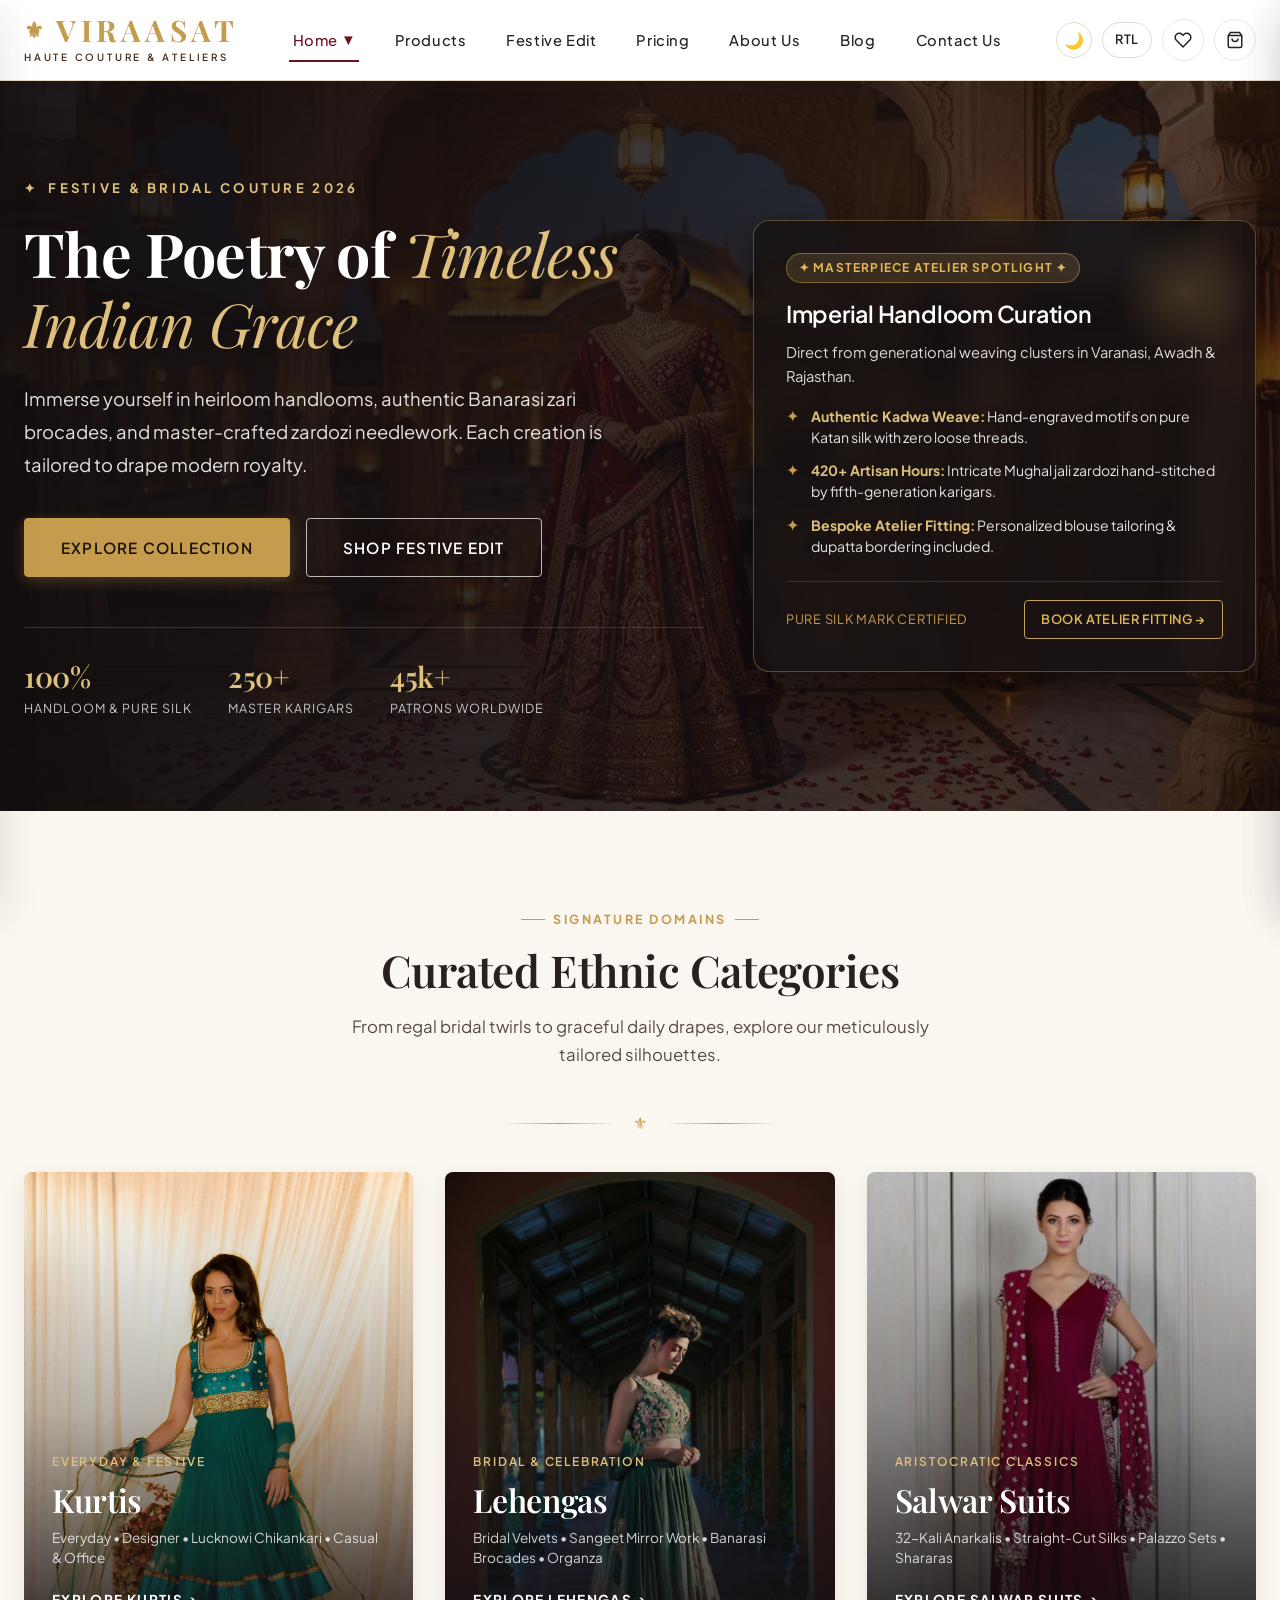
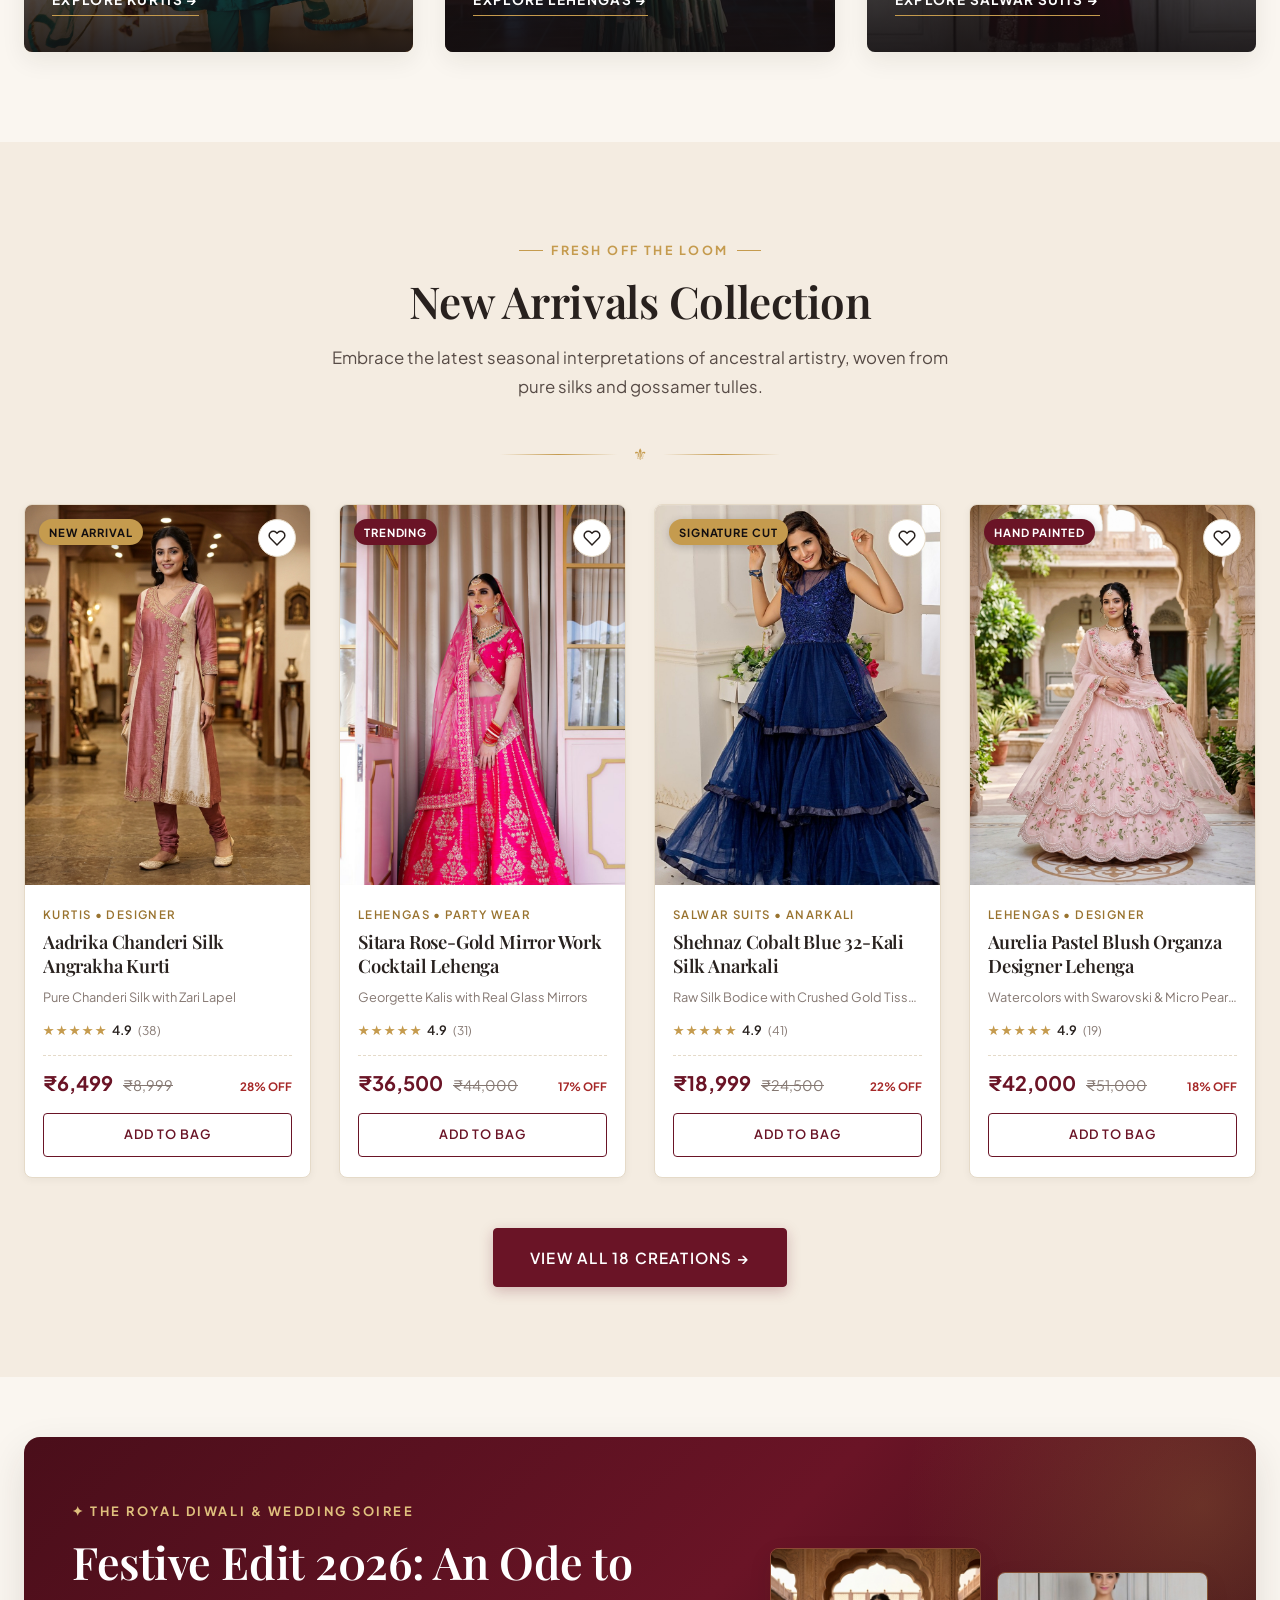
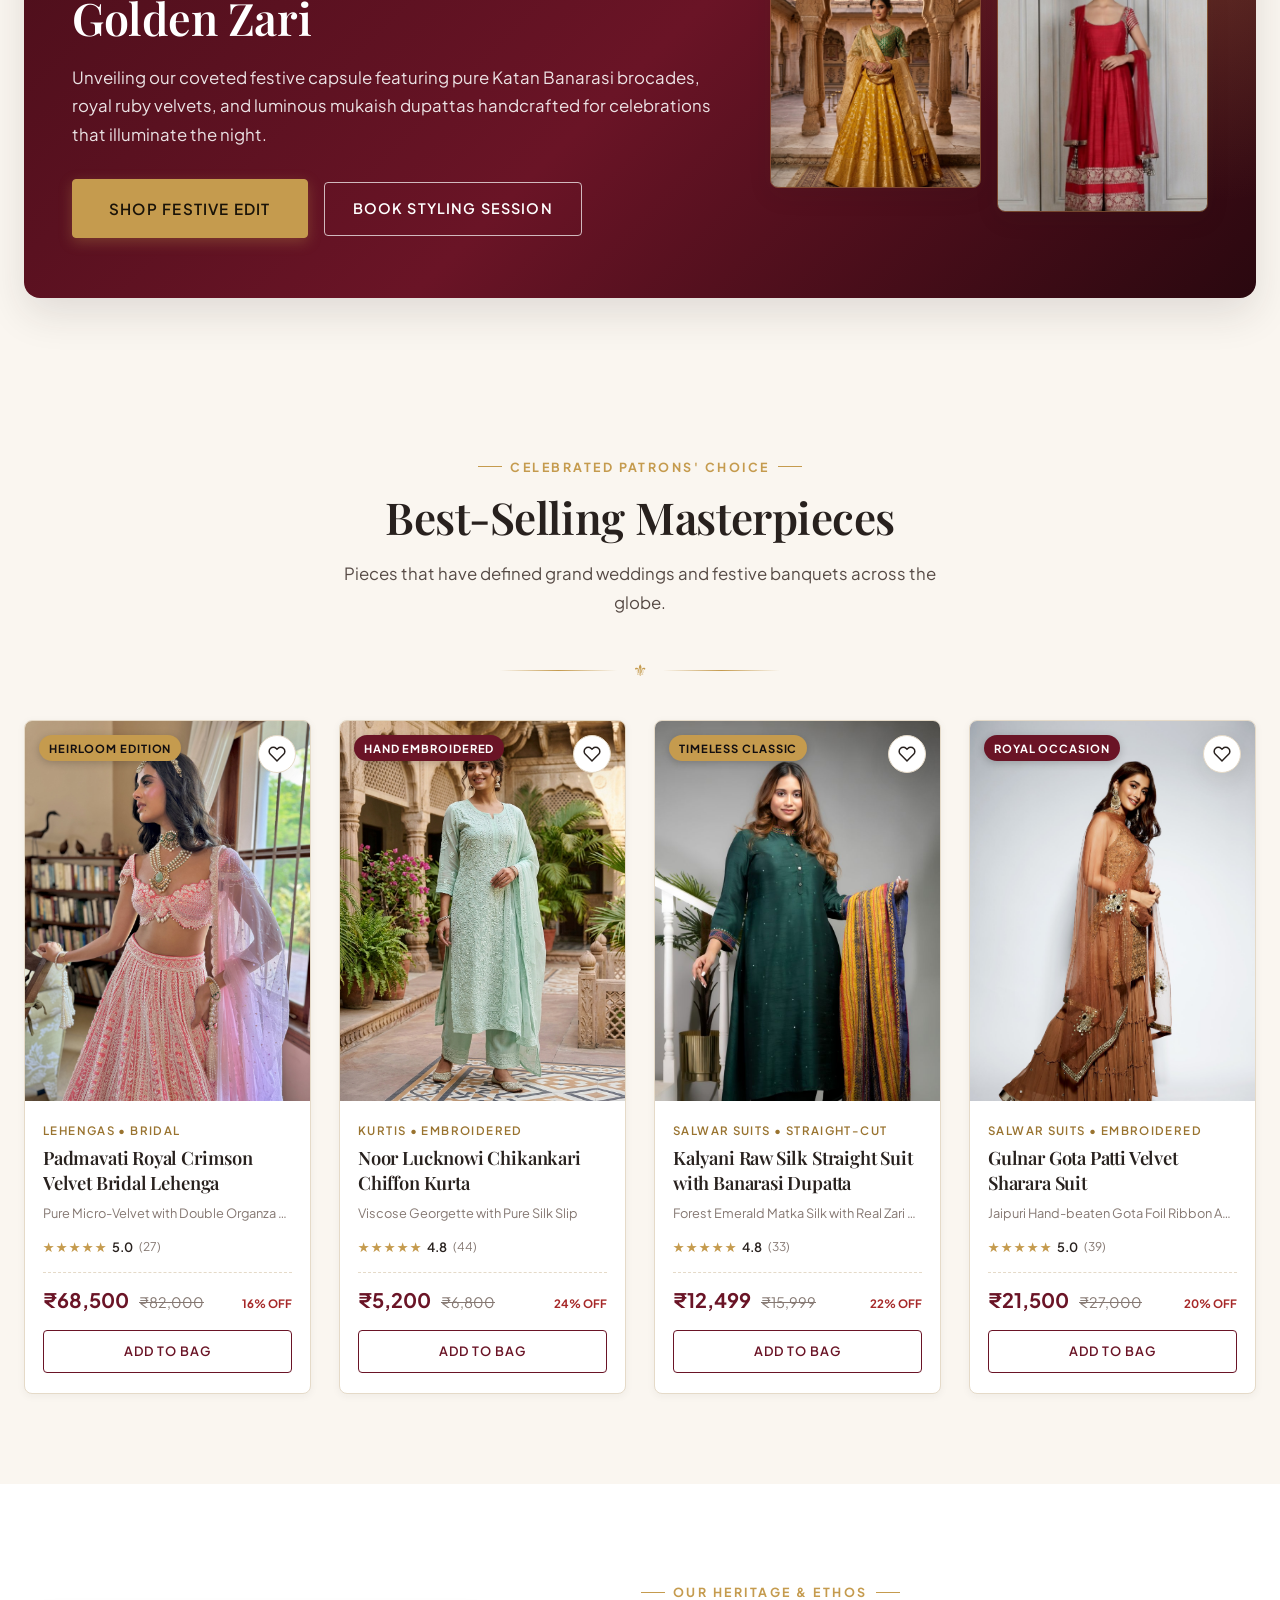
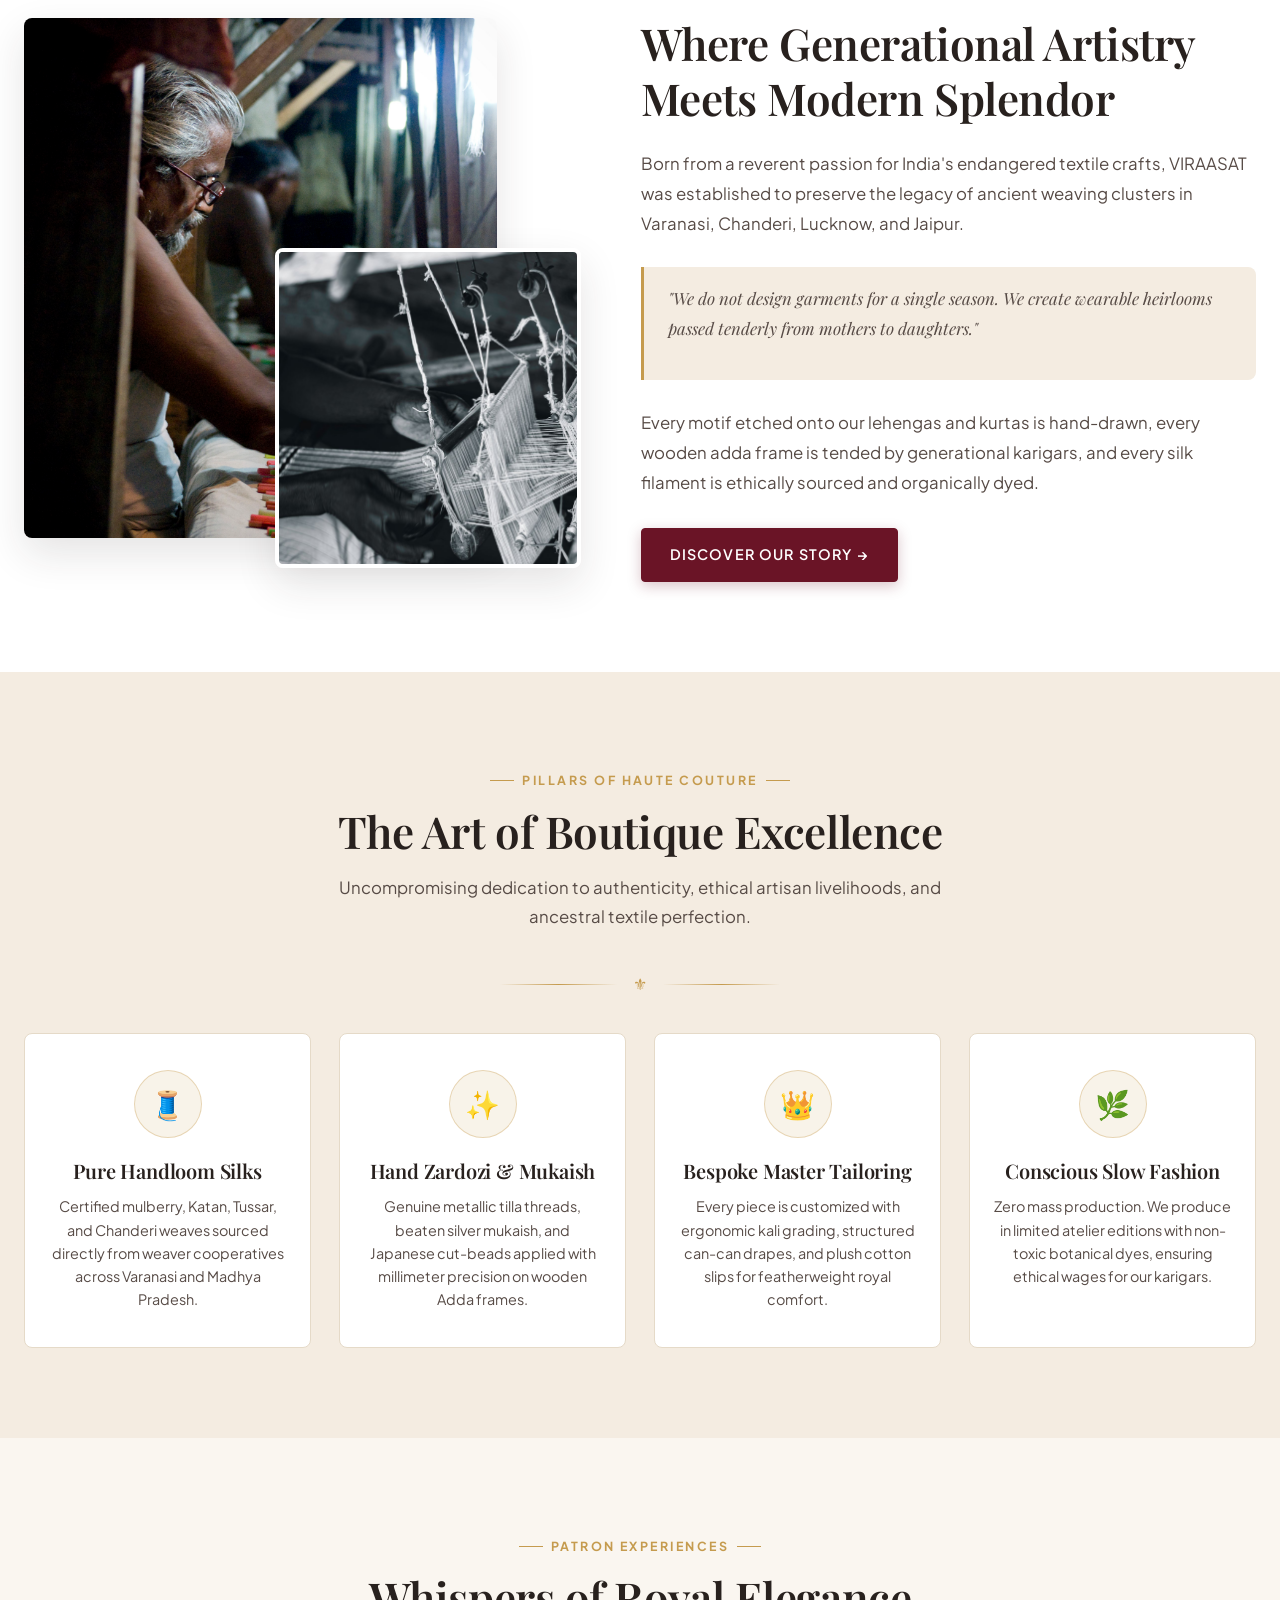
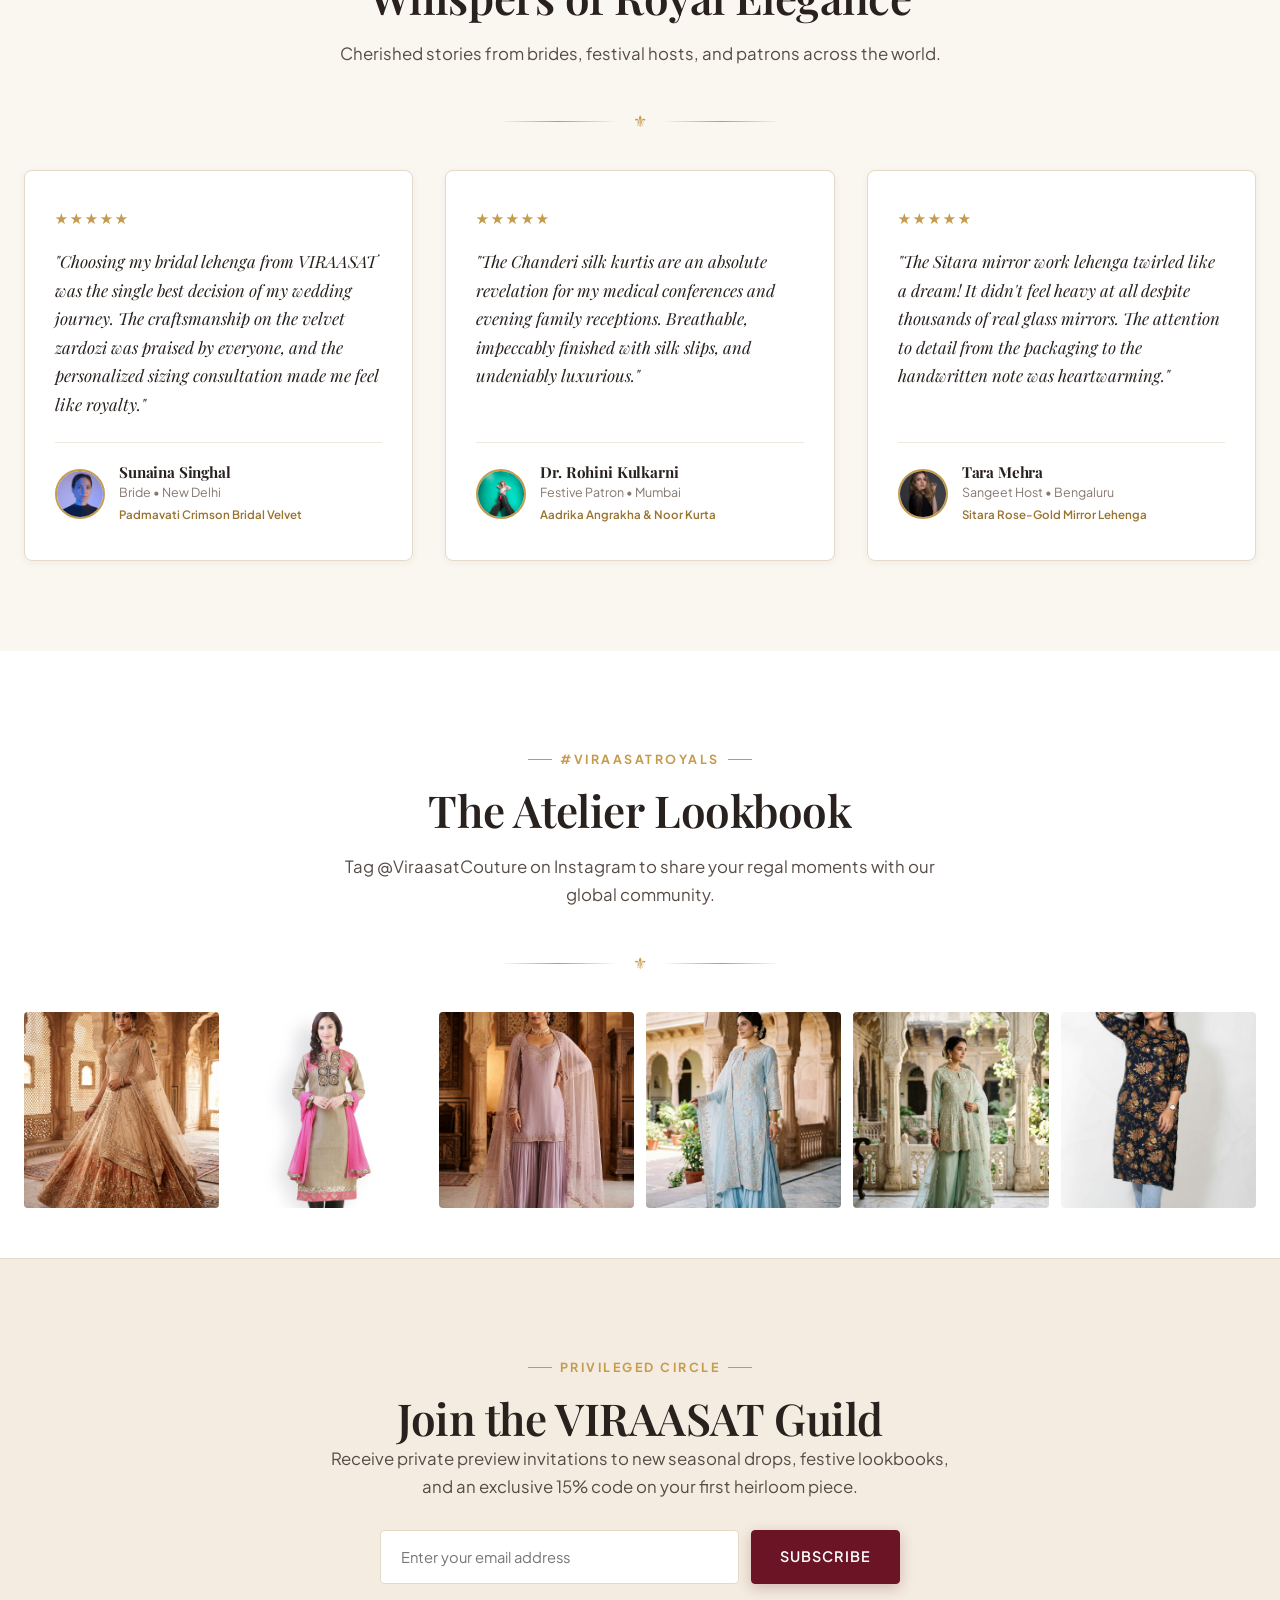
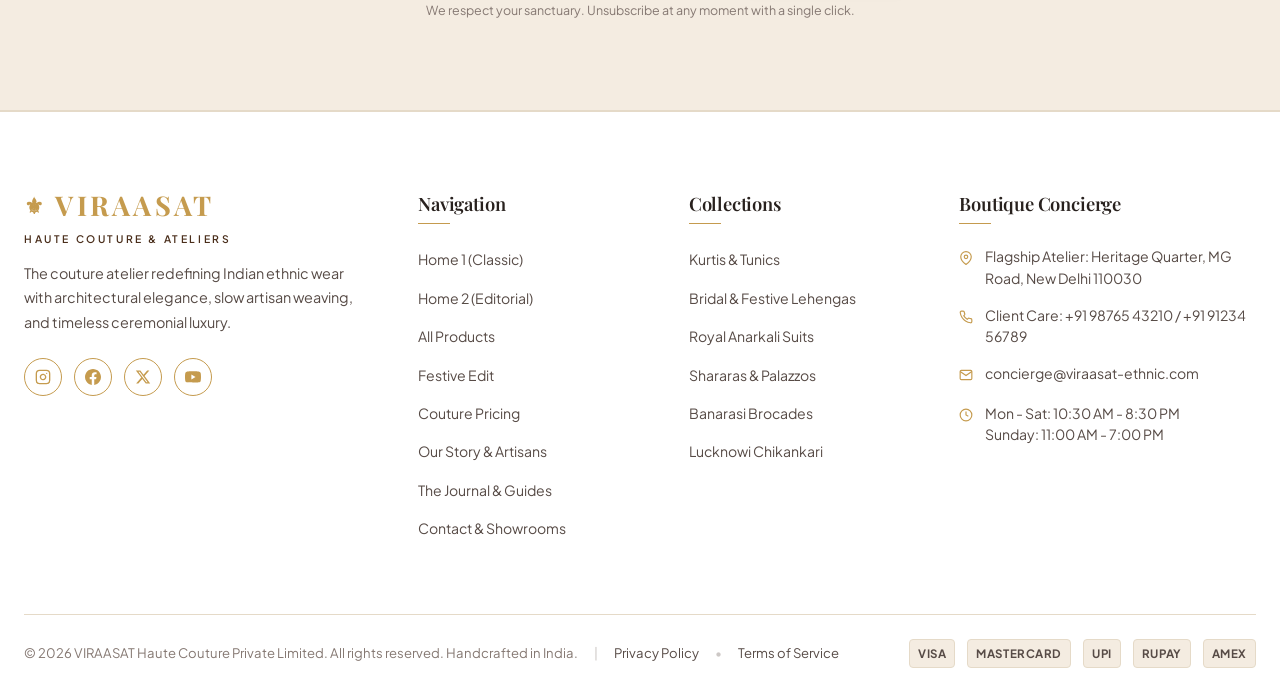
<file: index.html>
<!DOCTYPE html>
<html lang="en" dir="ltr" data-theme="light">
<head>
  <meta charset="UTF-8">
  <meta name="viewport" content="width=device-width, initial-scale=1.0">
  <meta name="description" content="VIRAASAT - Luxury Women's Ethnic Wear Boutique specializing in handcrafted lehengas, pure silk kurtis, and regal anarkali salwar suits.">
  <title>VIRAASAT | Haute Couture & Women's Ethnic Wear Boutique</title>
  <link rel="icon" type="image/svg+xml" href="images/favicon.svg">
  <link rel="stylesheet" href="css/style.css">
</head>
<body>

<!-- Main Navigation Header -->
  <header class="site-header">
    <div class="container">
      <nav class="navbar" aria-label="Main Navigation">
        <!-- Brand Logo -->
        <a href="index.html" class="brand-logo">
          <span class="brand-title"><span class="brand-symbol">⚜</span> VIRAASAT</span>
          <span class="brand-subtitle">Haute Couture &amp; Ateliers</span>
        </a>

        <!-- Main Navigation Links (Home is the ONLY dropdown) -->
        <ul class="nav-menu">
          <li class="nav-item dropdown">
            <a href="index.html" class="nav-link active">
              Home <span class="nav-chevron">▼</span>
            </a>
            <div class="nav-dropdown">
              <a href="index.html" class="dropdown-link active">
                <span>Home 1</span>
                <span class="dropdown-badge">Classic</span>
              </a>
              <a href="home-2.html" class="dropdown-link">
                <span>Home 2</span>
                <span class="dropdown-badge">Editorial</span>
              </a>
            </div>
          </li>
          <li class="nav-item">
            <a href="products.html" class="nav-link">Products</a>
          </li>
          <li class="nav-item">
            <a href="festive-edit.html" class="nav-link">Festive Edit</a>
          </li>
          <li class="nav-item">
            <a href="pricing.html" class="nav-link">Pricing</a>
          </li>
          <li class="nav-item">
            <a href="about.html" class="nav-link">About Us</a>
          </li>
          <li class="nav-item">
            <a href="blog.html" class="nav-link">Blog</a>
          </li>
          <li class="nav-item">
            <a href="contact.html" class="nav-link">Contact Us</a>
          </li>
        </ul>

        <!-- Header Action Utilities -->
        <div class="header-actions">
          <!-- Theme Toggle -->
          <button class="mode-toggle-btn" aria-label="Toggle Theme"><span>🌙</span></button>
          
          <!-- RTL Toggle -->
          <button class="rtl-toggle-btn" aria-label="Toggle Direction"><span class="btn-text">RTL</span></button>

          <!-- Search Icon Button -->

          <!-- Wishlist Icon Button with Badge -->
          <button class="action-btn wishlist-toggle-btn" aria-label="Wishlist">
            <svg width="18" height="18" viewBox="0 0 24 24" fill="none" stroke="currentColor" stroke-width="2">
              <path d="M20.84 4.61a5.5 5.5 0 0 0-7.78 0L12 5.67l-1.06-1.06a5.5 5.5 0 0 0-7.78 7.78l1.06 1.06L12 21.23l7.78-7.78 1.06-1.06a5.5 5.5 0 0 0 0-7.78z"></path>
            </svg>
            <span class="badge-count wishlist-badge" style="display:none;">0</span>
          </button>

          <!-- Shopping Bag Icon Button with Badge -->
          <button class="action-btn cart-toggle-btn" aria-label="Shopping Bag">
            <svg width="18" height="18" viewBox="0 0 24 24" fill="none" stroke="currentColor" stroke-width="2">
              <path d="M6 2L3 6v14a2 2 0 0 0 2 2h14a2 2 0 0 0 2-2V6l-3-4z"></path>
              <line x1="3" y1="6" x2="21" y2="6"></line>
              <path d="M16 10a4 4 0 0 1-8 0"></path>
            </svg>
            <span class="badge-count cart-badge" style="display:none;">0</span>
          </button>

          <!-- Mobile Hamburger Menu Button -->
          <button class="hamburger-btn" aria-label="Toggle Navigation Menu">
            <span></span>
            <span></span>
            <span></span>
          </button>
        </div>
      </nav>
    </div>

    <!-- Slide-Down Search Overlay -->
    <div class="search-overlay">
      <div class="container">
        <form class="search-form-inner">
          <span class="search-icon-inside">🔍</span>
          <input type="text" class="search-input-field" placeholder="Search kurtis, bridal lehengas, pure Banarasi silks, velvet suits..." aria-label="Search query">
          <button type="button" class="search-close-btn" aria-label="Close search">✕</button>
        </form>
      </div>
    </div>
  </header>

  <!-- Main Content -->
  <main>
    <!-- Section 1: Hero Section (Main Boutique Opulence) -->
    <section class="hero-home1">
      <img src="images/hero_boutique.jpg" alt="Royal Indian Ethnic Couture" class="hero-home1-bg">
      <div class="hero-home1-overlay"></div>
      
      <div class="container">
        <div class="hero-home1-grid">
          
          <!-- Left Column: Primary Headline & Actions -->
          <div class="hero-content-box">
            <div class="hero-subtitle-tag">
              <span>✦</span> Festive &amp; Bridal Couture 2026
            </div>
            <h1 class="hero-title">
              The Poetry of <em>Timeless Indian Grace</em>
            </h1>
            <p class="hero-description">
              Immerse yourself in heirloom handlooms, authentic Banarasi zari brocades, and master-crafted zardozi needlework. Each creation is tailored to drape modern royalty.
            </p>
            <div class="btn-group">
              <a href="products.html" class="btn btn-gold btn-lg">Explore Collection</a>
              <a href="festive-edit.html" class="btn btn-outline-white btn-lg">Shop Festive Edit</a>
            </div>

            <!-- Luxury Brand Stats Row -->
            <div class="hero-stats-row">
              <div class="hero-stat-item">
                <h4>100%</h4>
                <p>Handloom &amp; Pure Silk</p>
              </div>
              <div class="hero-stat-item">
                <h4>250+</h4>
                <p>Master Karigars</p>
              </div>
              <div class="hero-stat-item">
                <h4>45k+</h4>
                <p>Patrons Worldwide</p>
              </div>
            </div>
          </div>

          <!-- Right Column: Atelier Spotlight Showcase Card -->
          <div class="hero-spotlight-card">
            <span class="hero-spotlight-badge">✦ Masterpiece Atelier Spotlight ✦</span>
            <h3 class="hero-spotlight-title">Imperial Handloom Curation</h3>
            <p style="font-size:0.92rem; color:rgba(255,255,255,0.85); line-height:1.6; margin:0 0 16px;">
              Direct from generational weaving clusters in Varanasi, Awadh &amp; Rajasthan.
            </p>

            <div class="hero-spotlight-list">
              <div class="hero-spotlight-item">
                <span class="hero-spotlight-icon">✦</span>
                <div>
                  <strong style="color:var(--color-gold-light);">Authentic Kadwa Weave:</strong> Hand-engraved motifs on pure Katan silk with zero loose threads.
                </div>
              </div>
              <div class="hero-spotlight-item">
                <span class="hero-spotlight-icon">✦</span>
                <div>
                  <strong style="color:var(--color-gold-light);">420+ Artisan Hours:</strong> Intricate Mughal jali zardozi hand-stitched by fifth-generation karigars.
                </div>
              </div>
              <div class="hero-spotlight-item">
                <span class="hero-spotlight-icon">✦</span>
                <div>
                  <strong style="color:var(--color-gold-light);">Bespoke Atelier Fitting:</strong> Personalized blouse tailoring &amp; dupatta bordering included.
                </div>
              </div>
            </div>

            <div class="hero-spotlight-footer">
              <span style="font-size:0.8rem; letter-spacing:0.06em; text-transform:uppercase; color:var(--color-gold);">Pure Silk Mark Certified</span>
              <a href="contact.html" class="btn btn-outline-gold btn-sm">Book Atelier Fitting →</a>
            </div>
          </div>

        </div>
      </div>
    </section>

    <!-- Section 2: Featured Ethnic Wear Categories -->
    <section class="section-padding">
      <div class="container">
        <div class="text-center">
          <span class="section-tag">Signature Domains</span>
          <h2 class="section-title">Curated Ethnic Categories</h2>
          <p class="section-subtitle">
            From regal bridal twirls to graceful daily drapes, explore our meticulously tailored silhouettes.
          </p>
          <div class="gold-divider"><span class="gold-divider-icon">⚜</span></div>
        </div>

        <div class="category-grid">
          <!-- Category 1: Kurtis -->
          <div class="category-card">
            <img src="images/kurti_organza.jpg" alt="Boutique Designer Kurtis" class="category-card-img" loading="lazy">
            <div class="category-card-overlay">
              <span class="category-card-count">Everyday &amp; Festive</span>
              <h3 class="category-card-title">Kurtis</h3>
              <p class="category-card-subtypes">Everyday • Designer • Lucknowi Chikankari • Casual &amp; Office</p>
              <a href="products.html?category=kurtis" class="category-card-link">Explore Kurtis →</a>
            </div>
          </div>

          <!-- Category 2: Lehengas -->
          <div class="category-card">
            <img src="images/lehenga_emerald_silk.jpg" alt="Royal Wedding & Party Lehengas" class="category-card-img" loading="lazy">
            <div class="category-card-overlay">
              <span class="category-card-count">Bridal &amp; Celebration</span>
              <h3 class="category-card-title">Lehengas</h3>
              <p class="category-card-subtypes">Bridal Velvets • Sangeet Mirror Work • Banarasi Brocades • Organza</p>
              <a href="products.html?category=lehengas" class="category-card-link">Explore Lehengas →</a>
            </div>
          </div>

          <!-- Category 3: Salwar Suits -->
          <div class="category-card">
            <img src="images/suit_anarkali_maroon_velvet.jpg" alt="Anarkali and Palazzo Salwar Suits" class="category-card-img" loading="lazy">
            <div class="category-card-overlay">
              <span class="category-card-count">Aristocratic Classics</span>
              <h3 class="category-card-title">Salwar Suits</h3>
              <p class="category-card-subtypes">32-Kali Anarkalis • Straight-Cut Silks • Palazzo Sets • Shararas</p>
              <a href="products.html?category=suits" class="category-card-link">Explore Salwar Suits →</a>
            </div>
          </div>
        </div>
      </div>
    </section>

    <!-- Section 3: New Arrivals Showcase -->
    <section class="section-padding" style="background-color: var(--bg-secondary);">
      <div class="container">
        <div class="text-center">
          <span class="section-tag">Fresh Off The Loom</span>
          <h2 class="section-title">New Arrivals Collection</h2>
          <p class="section-subtitle">
            Embrace the latest seasonal interpretations of ancestral artistry, woven from pure silks and gossamer tulles.
          </p>
          <div class="gold-divider"><span class="gold-divider-icon">⚜</span></div>
        </div>

        <div class="products-grid">
          <!-- Card 1 -->
          <article class="product-card">
            <div class="product-thumb-wrapper">
              <img src="images/kurti_angrakha.jpg" alt="Aadrika Chanderi Angrakha Kurti" class="product-thumb-img" loading="lazy">
              <span class="product-badge gold">New Arrival</span>
              <div class="product-actions-floating">
                <button class="product-action-icon wishlist-trigger-btn" data-id="kurti-01" onclick="toggleWishlist('kurti-01')" aria-label="Save to Wishlist">
                  <svg width="18" height="18" viewBox="0 0 24 24" fill="none" stroke="currentColor" stroke-width="2">
                    <path d="M20.84 4.61a5.5 5.5 0 0 0-7.78 0L12 5.67l-1.06-1.06a5.5 5.5 0 0 0-7.78 7.78l1.06 1.06L12 21.23l7.78-7.78 1.06-1.06a5.5 5.5 0 0 0 0-7.78z"></path>
                  </svg>
                </button>
              </div>
              <button class="product-quick-view-btn" onclick="openQuickView('kurti-01')">Quick View</button>
            </div>
            <div class="product-info-box">
              <div class="product-category-label">Kurtis • Designer</div>
              <h3 class="product-title">Aadrika Chanderi Silk Angrakha Kurti</h3>
              <div class="product-fabric-hint">Pure Chanderi Silk with Zari Lapel</div>
              <div class="product-rating-row">
                <span>★ ★ ★ ★ ★</span>
                <span style="font-weight:600; color:var(--color-text);">4.9</span>
                <span class="product-reviews-num">(38)</span>
              </div>
              <div class="product-price-row">
                <span class="product-price-current">₹6,499</span>
                <span class="product-price-original">₹8,999</span>
                <span class="product-discount-tag">28% OFF</span>
              </div>
              <button class="btn btn-outline product-add-cart-btn" onclick="addToCart('kurti-01', 'M')">Add to Bag</button>
            </div>
          </article>

          <!-- Card 2 -->
          <article class="product-card">
            <div class="product-thumb-wrapper">
              <img src="images/lehenga_mirror_sangeet.jpg" alt="Sitara Rose-Gold Mirror Work Lehenga" class="product-thumb-img" loading="lazy">
              <span class="product-badge">Trending</span>
              <div class="product-actions-floating">
                <button class="product-action-icon wishlist-trigger-btn" data-id="lehenga-02" onclick="toggleWishlist('lehenga-02')" aria-label="Save to Wishlist">
                  <svg width="18" height="18" viewBox="0 0 24 24" fill="none" stroke="currentColor" stroke-width="2">
                    <path d="M20.84 4.61a5.5 5.5 0 0 0-7.78 0L12 5.67l-1.06-1.06a5.5 5.5 0 0 0-7.78 7.78l1.06 1.06L12 21.23l7.78-7.78 1.06-1.06a5.5 5.5 0 0 0 0-7.78z"></path>
                  </svg>
                </button>
              </div>
              <button class="product-quick-view-btn" onclick="openQuickView('lehenga-02')">Quick View</button>
            </div>
            <div class="product-info-box">
              <div class="product-category-label">Lehengas • Party Wear</div>
              <h3 class="product-title">Sitara Rose-Gold Mirror Work Cocktail Lehenga</h3>
              <div class="product-fabric-hint">Georgette Kalis with Real Glass Mirrors</div>
              <div class="product-rating-row">
                <span>★ ★ ★ ★ ★</span>
                <span style="font-weight:600; color:var(--color-text);">4.9</span>
                <span class="product-reviews-num">(31)</span>
              </div>
              <div class="product-price-row">
                <span class="product-price-current">₹36,500</span>
                <span class="product-price-original">₹44,000</span>
                <span class="product-discount-tag">17% OFF</span>
              </div>
              <button class="btn btn-outline product-add-cart-btn" onclick="addToCart('lehenga-02', 'M')">Add to Bag</button>
            </div>
          </article>

          <!-- Card 3 -->
          <article class="product-card">
            <div class="product-thumb-wrapper">
              <img src="images/suit_anarkali_cobalt.jpg" alt="Shehnaz Royal Cobalt Blue Anarkali" class="product-thumb-img" loading="lazy">
              <span class="product-badge gold">Signature Cut</span>
              <div class="product-actions-floating">
                <button class="product-action-icon wishlist-trigger-btn" data-id="suit-01" onclick="toggleWishlist('suit-01')" aria-label="Save to Wishlist">
                  <svg width="18" height="18" viewBox="0 0 24 24" fill="none" stroke="currentColor" stroke-width="2">
                    <path d="M20.84 4.61a5.5 5.5 0 0 0-7.78 0L12 5.67l-1.06-1.06a5.5 5.5 0 0 0-7.78 7.78l1.06 1.06L12 21.23l7.78-7.78 1.06-1.06a5.5 5.5 0 0 0 0-7.78z"></path>
                  </svg>
                </button>
              </div>
              <button class="product-quick-view-btn" onclick="openQuickView('suit-01')">Quick View</button>
            </div>
            <div class="product-info-box">
              <div class="product-category-label">Salwar Suits • Anarkali</div>
              <h3 class="product-title">Shehnaz Cobalt Blue 32-Kali Silk Anarkali</h3>
              <div class="product-fabric-hint">Raw Silk Bodice with Crushed Gold Tissue Veil</div>
              <div class="product-rating-row">
                <span>★ ★ ★ ★ ★</span>
                <span style="font-weight:600; color:var(--color-text);">4.9</span>
                <span class="product-reviews-num">(41)</span>
              </div>
              <div class="product-price-row">
                <span class="product-price-current">₹18,999</span>
                <span class="product-price-original">₹24,500</span>
                <span class="product-discount-tag">22% OFF</span>
              </div>
              <button class="btn btn-outline product-add-cart-btn" onclick="addToCart('suit-01', 'M')">Add to Bag</button>
            </div>
          </article>

          <!-- Card 4 -->
          <article class="product-card">
            <div class="product-thumb-wrapper">
              <img src="images/lehenga_pastel_blush.jpg" alt="Aurelia Pastel Blush Organza Lehenga" class="product-thumb-img" loading="lazy">
              <span class="product-badge">Hand Painted</span>
              <div class="product-actions-floating">
                <button class="product-action-icon wishlist-trigger-btn" data-id="lehenga-04" onclick="toggleWishlist('lehenga-04')" aria-label="Save to Wishlist">
                  <svg width="18" height="18" viewBox="0 0 24 24" fill="none" stroke="currentColor" stroke-width="2">
                    <path d="M20.84 4.61a5.5 5.5 0 0 0-7.78 0L12 5.67l-1.06-1.06a5.5 5.5 0 0 0-7.78 7.78l1.06 1.06L12 21.23l7.78-7.78 1.06-1.06a5.5 5.5 0 0 0 0-7.78z"></path>
                  </svg>
                </button>
              </div>
              <button class="product-quick-view-btn" onclick="openQuickView('lehenga-04')">Quick View</button>
            </div>
            <div class="product-info-box">
              <div class="product-category-label">Lehengas • Designer</div>
              <h3 class="product-title">Aurelia Pastel Blush Organza Designer Lehenga</h3>
              <div class="product-fabric-hint">Watercolors with Swarovski &amp; Micro Pearls</div>
              <div class="product-rating-row">
                <span>★ ★ ★ ★ ★</span>
                <span style="font-weight:600; color:var(--color-text);">4.9</span>
                <span class="product-reviews-num">(19)</span>
              </div>
              <div class="product-price-row">
                <span class="product-price-current">₹42,000</span>
                <span class="product-price-original">₹51,000</span>
                <span class="product-discount-tag">18% OFF</span>
              </div>
              <button class="btn btn-outline product-add-cart-btn" onclick="addToCart('lehenga-04', 'M')">Add to Bag</button>
            </div>
          </article>
        </div>

        <div class="text-center" style="margin-top: 50px;">
          <a href="products.html" class="btn btn-primary btn-lg">View All 18 Creations →</a>
        </div>
      </div>
    </section>

    <!-- Section 4: Festive Promotional Showcase Banner -->
    <section class="container">
      <div class="festive-promo-banner">
        <div class="festive-promo-grid">
          <div>
            <span class="festive-promo-tag">✦ The Royal Diwali &amp; Wedding Soiree</span>
            <h2 class="festive-promo-title">Festive Edit 2026: An Ode to Golden Zari</h2>
            <p class="festive-promo-desc">
              Unveiling our coveted festive capsule featuring pure Katan Banarasi brocades, royal ruby velvets, and luminous mukaish dupattas handcrafted for celebrations that illuminate the night.
            </p>
            <div class="btn-group">
              <a href="festive-edit.html" class="btn btn-gold btn-lg">Shop Festive Edit</a>
              <a href="contact.html" class="btn btn-outline-white">Book Styling Session</a>
            </div>
          </div>
          <div class="festive-promo-img-collage">
            <img src="images/lehenga_banarasi_mustard.jpg" alt="Festive Banarasi Brocade" class="festive-promo-thumb" loading="lazy">
            <img src="images/suit_anarkali_ruby.jpg" alt="Festive Royal Ruby Ensemble" class="festive-promo-thumb" loading="lazy">
          </div>
        </div>
      </div>
    </section>

    <!-- Section 5: Best-Selling Products Grid -->
    <section class="section-padding">
      <div class="container">
        <div class="text-center">
          <span class="section-tag">Celebrated Patrons' Choice</span>
          <h2 class="section-title">Best-Selling Masterpieces</h2>
          <p class="section-subtitle">
            Pieces that have defined grand weddings and festive banquets across the globe.
          </p>
          <div class="gold-divider"><span class="gold-divider-icon">⚜</span></div>
        </div>

        <div class="products-grid">
          <!-- Bestseller 1: Bridal Velvet -->
          <article class="product-card">
            <div class="product-thumb-wrapper">
              <img src="images/lehenga_crimson_bridal.jpg" alt="Padmavati Royal Crimson Velvet Bridal Lehenga" class="product-thumb-img" loading="lazy">
              <span class="product-badge gold">Heirloom Edition</span>
              <div class="product-actions-floating">
                <button class="product-action-icon wishlist-trigger-btn" data-id="lehenga-01" onclick="toggleWishlist('lehenga-01')" aria-label="Save to Wishlist">
                  <svg width="18" height="18" viewBox="0 0 24 24" fill="none" stroke="currentColor" stroke-width="2">
                    <path d="M20.84 4.61a5.5 5.5 0 0 0-7.78 0L12 5.67l-1.06-1.06a5.5 5.5 0 0 0-7.78 7.78l1.06 1.06L12 21.23l7.78-7.78 1.06-1.06a5.5 5.5 0 0 0 0-7.78z"></path>
                  </svg>
                </button>
              </div>
              <button class="product-quick-view-btn" onclick="openQuickView('lehenga-01')">Quick View</button>
            </div>
            <div class="product-info-box">
              <div class="product-category-label">Lehengas • Bridal</div>
              <h3 class="product-title">Padmavati Royal Crimson Velvet Bridal Lehenga</h3>
              <div class="product-fabric-hint">Pure Micro-Velvet with Double Organza Dupattas</div>
              <div class="product-rating-row">
                <span>★ ★ ★ ★ ★</span>
                <span style="font-weight:600; color:var(--color-text);">5.0</span>
                <span class="product-reviews-num">(27)</span>
              </div>
              <div class="product-price-row">
                <span class="product-price-current">₹68,500</span>
                <span class="product-price-original">₹82,000</span>
                <span class="product-discount-tag">16% OFF</span>
              </div>
              <button class="btn btn-outline product-add-cart-btn" onclick="addToCart('lehenga-01', 'Custom Fit')">Add to Bag</button>
            </div>
          </article>

          <!-- Bestseller 2: Chikankari Kurta -->
          <article class="product-card">
            <div class="product-thumb-wrapper">
              <img src="images/kurti_chikankari.jpg" alt="Noor Lucknowi Chikankari Chiffon Kurta" class="product-thumb-img" loading="lazy">
              <span class="product-badge">Hand Embroidered</span>
              <div class="product-actions-floating">
                <button class="product-action-icon wishlist-trigger-btn" data-id="kurti-02" onclick="toggleWishlist('kurti-02')" aria-label="Save to Wishlist">
                  <svg width="18" height="18" viewBox="0 0 24 24" fill="none" stroke="currentColor" stroke-width="2">
                    <path d="M20.84 4.61a5.5 5.5 0 0 0-7.78 0L12 5.67l-1.06-1.06a5.5 5.5 0 0 0-7.78 7.78l1.06 1.06L12 21.23l7.78-7.78 1.06-1.06a5.5 5.5 0 0 0 0-7.78z"></path>
                  </svg>
                </button>
              </div>
              <button class="product-quick-view-btn" onclick="openQuickView('kurti-02')">Quick View</button>
            </div>
            <div class="product-info-box">
              <div class="product-category-label">Kurtis • Embroidered</div>
              <h3 class="product-title">Noor Lucknowi Chikankari Chiffon Kurta</h3>
              <div class="product-fabric-hint">Viscose Georgette with Pure Silk Slip</div>
              <div class="product-rating-row">
                <span>★ ★ ★ ★ ★</span>
                <span style="font-weight:600; color:var(--color-text);">4.8</span>
                <span class="product-reviews-num">(44)</span>
              </div>
              <div class="product-price-row">
                <span class="product-price-current">₹5,200</span>
                <span class="product-price-original">₹6,800</span>
                <span class="product-discount-tag">24% OFF</span>
              </div>
              <button class="btn btn-outline product-add-cart-btn" onclick="addToCart('kurti-02', 'M')">Add to Bag</button>
            </div>
          </article>

          <!-- Bestseller 3: Banarasi Straight Suit -->
          <article class="product-card">
            <div class="product-thumb-wrapper">
              <img src="images/suit_straight_emerald.jpg" alt="Kalyani Raw Silk Straight Suit" class="product-thumb-img" loading="lazy">
              <span class="product-badge gold">Timeless Classic</span>
              <div class="product-actions-floating">
                <button class="product-action-icon wishlist-trigger-btn" data-id="suit-02" onclick="toggleWishlist('suit-02')" aria-label="Save to Wishlist">
                  <svg width="18" height="18" viewBox="0 0 24 24" fill="none" stroke="currentColor" stroke-width="2">
                    <path d="M20.84 4.61a5.5 5.5 0 0 0-7.78 0L12 5.67l-1.06-1.06a5.5 5.5 0 0 0-7.78 7.78l1.06 1.06L12 21.23l7.78-7.78 1.06-1.06a5.5 5.5 0 0 0 0-7.78z"></path>
                  </svg>
                </button>
              </div>
              <button class="product-quick-view-btn" onclick="openQuickView('suit-02')">Quick View</button>
            </div>
            <div class="product-info-box">
              <div class="product-category-label">Salwar Suits • Straight-cut</div>
              <h3 class="product-title">Kalyani Raw Silk Straight Suit with Banarasi Dupatta</h3>
              <div class="product-fabric-hint">Forest Emerald Matka Silk with Real Zari Paisleys</div>
              <div class="product-rating-row">
                <span>★ ★ ★ ★ ★</span>
                <span style="font-weight:600; color:var(--color-text);">4.8</span>
                <span class="product-reviews-num">(33)</span>
              </div>
              <div class="product-price-row">
                <span class="product-price-current">₹12,499</span>
                <span class="product-price-original">₹15,999</span>
                <span class="product-discount-tag">22% OFF</span>
              </div>
              <button class="btn btn-outline product-add-cart-btn" onclick="addToCart('suit-02', 'M')">Add to Bag</button>
            </div>
          </article>

          <!-- Bestseller 4: Velvet Sharara -->
          <article class="product-card">
            <div class="product-thumb-wrapper">
              <img src="images/suit_sharara_plum.jpg" alt="Gulnar Gota Patti Velvet Sharara Suit" class="product-thumb-img" loading="lazy">
              <span class="product-badge">Royal Occasion</span>
              <div class="product-actions-floating">
                <button class="product-action-icon wishlist-trigger-btn" data-id="suit-04" onclick="toggleWishlist('suit-04')" aria-label="Save to Wishlist">
                  <svg width="18" height="18" viewBox="0 0 24 24" fill="none" stroke="currentColor" stroke-width="2">
                    <path d="M20.84 4.61a5.5 5.5 0 0 0-7.78 0L12 5.67l-1.06-1.06a5.5 5.5 0 0 0-7.78 7.78l1.06 1.06L12 21.23l7.78-7.78 1.06-1.06a5.5 5.5 0 0 0 0-7.78z"></path>
                  </svg>
                </button>
              </div>
              <button class="product-quick-view-btn" onclick="openQuickView('suit-04')">Quick View</button>
            </div>
            <div class="product-info-box">
              <div class="product-category-label">Salwar Suits • Embroidered</div>
              <h3 class="product-title">Gulnar Gota Patti Velvet Sharara Suit</h3>
              <div class="product-fabric-hint">Jaipuri Hand-beaten Gota Foil Ribbon Applique</div>
              <div class="product-rating-row">
                <span>★ ★ ★ ★ ★</span>
                <span style="font-weight:600; color:var(--color-text);">5.0</span>
                <span class="product-reviews-num">(39)</span>
              </div>
              <div class="product-price-row">
                <span class="product-price-current">₹21,500</span>
                <span class="product-price-original">₹27,000</span>
                <span class="product-discount-tag">20% OFF</span>
              </div>
              <button class="btn btn-outline product-add-cart-btn" onclick="addToCart('suit-04', 'M')">Add to Bag</button>
            </div>
          </article>
        </div>
      </div>
    </section>

    <!-- Section 6: Brand Story Preview -->
    <section class="section-padding brand-story-section">
      <div class="container">
        <div class="brand-story-grid">
          <div class="brand-story-images">
            <img src="images/home1_heritage_artistry.jpg" alt="Generational Karigar Needlework Artistry" class="brand-story-img-main" loading="lazy">
            <img src="images/home1_heritage_loom.jpg" alt="Traditional Indian Silk Handloom" class="brand-story-img-float" loading="lazy">
          </div>
          <div class="brand-story-text-box">
            <span class="section-tag">Our Heritage &amp; Ethos</span>
            <h2>Where Generational Artistry Meets Modern Splendor</h2>
            <p>
              Born from a reverent passion for India's endangered textile crafts, VIRAASAT was established to preserve the legacy of ancient weaving clusters in Varanasi, Chanderi, Lucknow, and Jaipur.
            </p>
            <div class="brand-quote-box">
              <p class="brand-quote-text">
                "We do not design garments for a single season. We create wearable heirlooms passed tenderly from mothers to daughters."
              </p>
            </div>
            <p>
              Every motif etched onto our lehengas and kurtas is hand-drawn, every wooden adda frame is tended by generational karigars, and every silk filament is ethically sourced and organically dyed.
            </p>
            <div style="margin-top: 30px;">
              <a href="about.html" class="btn btn-primary">Discover Our Story →</a>
            </div>
          </div>
        </div>
      </div>
    </section>

    <!-- Section 7: Craftsmanship and Quality Highlights -->
    <section class="section-padding" style="background-color: var(--bg-secondary);">
      <div class="container">
        <div class="text-center">
          <span class="section-tag">Pillars of Haute Couture</span>
          <h2 class="section-title">The Art of Boutique Excellence</h2>
          <p class="section-subtitle">
            Uncompromising dedication to authenticity, ethical artisan livelihoods, and ancestral textile perfection.
          </p>
          <div class="gold-divider"><span class="gold-divider-icon">⚜</span></div>
        </div>

        <div class="craft-grid">
          <div class="craft-card">
            <div class="craft-icon-circle">🧵</div>
            <h3>Pure Handloom Silks</h3>
            <p>Certified mulberry, Katan, Tussar, and Chanderi weaves sourced directly from weaver cooperatives across Varanasi and Madhya Pradesh.</p>
          </div>
          <div class="craft-card">
            <div class="craft-icon-circle">✨</div>
            <h3>Hand Zardozi &amp; Mukaish</h3>
            <p>Genuine metallic tilla threads, beaten silver mukaish, and Japanese cut-beads applied with millimeter precision on wooden Adda frames.</p>
          </div>
          <div class="craft-card">
            <div class="craft-icon-circle">👑</div>
            <h3>Bespoke Master Tailoring</h3>
            <p>Every piece is customized with ergonomic kali grading, structured can-can drapes, and plush cotton slips for featherweight royal comfort.</p>
          </div>
          <div class="craft-card">
            <div class="craft-icon-circle">🌿</div>
            <h3>Conscious Slow Fashion</h3>
            <p>Zero mass production. We produce in limited atelier editions with non-toxic botanical dyes, ensuring ethical wages for our karigars.</p>
          </div>
        </div>
      </div>
    </section>

    <!-- Section 8: Customer Testimonials -->
    <section class="section-padding">
      <div class="container">
        <div class="text-center">
          <span class="section-tag">Patron Experiences</span>
          <h2 class="section-title">Whispers of Royal Elegance</h2>
          <p class="section-subtitle">
            Cherished stories from brides, festival hosts, and patrons across the world.
          </p>
          <div class="gold-divider"><span class="gold-divider-icon">⚜</span></div>
        </div>

        <div class="testimonials-grid">
          <div class="testimonial-card">
            <div class="testimonial-rating">★ ★ ★ ★ ★</div>
            <p class="testimonial-quote">
              "Choosing my bridal lehenga from VIRAASAT was the single best decision of my wedding journey. The craftsmanship on the velvet zardozi was praised by everyone, and the personalized sizing consultation made me feel like royalty."
            </p>
            <div class="testimonial-author-row">
              <img src="images/avatar_1.jpg" alt="Sunaina Singhal" class="testimonial-avatar" loading="lazy">
              <div>
                <h4 class="testimonial-name">Sunaina Singhal</h4>
                <div class="testimonial-role">Bride • New Delhi</div>
                <div class="testimonial-outfit">Padmavati Crimson Bridal Velvet</div>
              </div>
            </div>
          </div>

          <div class="testimonial-card">
            <div class="testimonial-rating">★ ★ ★ ★ ★</div>
            <p class="testimonial-quote">
              "The Chanderi silk kurtis are an absolute revelation for my medical conferences and evening family receptions. Breathable, impeccably finished with silk slips, and undeniably luxurious."
            </p>
            <div class="testimonial-author-row">
              <img src="images/avatar_2.jpg" alt="Dr. Rohini Kulkarni" class="testimonial-avatar" loading="lazy">
              <div>
                <h4 class="testimonial-name">Dr. Rohini Kulkarni</h4>
                <div class="testimonial-role">Festive Patron • Mumbai</div>
                <div class="testimonial-outfit">Aadrika Angrakha &amp; Noor Kurta</div>
              </div>
            </div>
          </div>

          <div class="testimonial-card">
            <div class="testimonial-rating">★ ★ ★ ★ ★</div>
            <p class="testimonial-quote">
              "The Sitara mirror work lehenga twirled like a dream! It didn't feel heavy at all despite thousands of real glass mirrors. The attention to detail from the packaging to the handwritten note was heartwarming."
            </p>
            <div class="testimonial-author-row">
              <img src="images/avatar_3.jpg" alt="Tara Mehra" class="testimonial-avatar" loading="lazy">
              <div>
                <h4 class="testimonial-name">Tara Mehra</h4>
                <div class="testimonial-role">Sangeet Host • Bengaluru</div>
                <div class="testimonial-outfit">Sitara Rose-Gold Mirror Lehenga</div>
              </div>
            </div>
          </div>
        </div>
      </div>
    </section>

    <!-- Section 9: Instagram-Inspired Fashion Gallery -->
    <section class="section-padding" style="background-color: var(--bg-surface); padding-bottom: 50px;">
      <div class="container">
        <div class="text-center">
          <span class="section-tag">#ViraasatRoyals</span>
          <h2 class="section-title">The Atelier Lookbook</h2>
          <p class="section-subtitle">
            Tag @ViraasatCouture on Instagram to share your regal moments with our global community.
          </p>
          <div class="gold-divider"><span class="gold-divider-icon">⚜</span></div>
        </div>

        <div class="insta-gallery-grid">
          <div class="insta-item">
            <img src="images/lehenga_champagne_ombre.jpg" alt="Champagne Ombre Bridal Lehenga" class="insta-img" loading="lazy">
            <div class="insta-overlay">
              <span>📸</span>
              <span class="insta-tag">@ViraasatRoyals</span>
            </div>
          </div>
          <div class="insta-item">
            <img src="images/kurti_kashmiri.jpg" alt="Kashmiri Aari Embroidered Tunic" class="insta-img" loading="lazy">
            <div class="insta-overlay">
              <span>📸</span>
              <span class="insta-tag">@ViraasatRoyals</span>
            </div>
          </div>
          <div class="insta-item">
            <img src="images/suit_palazzo_lavender.jpg" alt="Lavender Silk Palazzo Ensemble" class="insta-img" loading="lazy">
            <div class="insta-overlay">
              <span>📸</span>
              <span class="insta-tag">@ViraasatRoyals</span>
            </div>
          </div>
          <div class="insta-item">
            <img src="images/suit_palazzo_blue.jpg" alt="Indigo Hand-Block Palazzo Suit" class="insta-img" loading="lazy">
            <div class="insta-overlay">
              <span>📸</span>
              <span class="insta-tag">@ViraasatRoyals</span>
            </div>
          </div>
          <div class="insta-item">
            <img src="images/suit_palazzo_sage.jpg" alt="Sage Green Georgette Suit" class="insta-img" loading="lazy">
            <div class="insta-overlay">
              <span>📸</span>
              <span class="insta-tag">@ViraasatRoyals</span>
            </div>
          </div>
          <div class="insta-item">
            <img src="images/kurti_everyday.jpg" alt="Everyday Cotton Printed Kurti" class="insta-img" loading="lazy">
            <div class="insta-overlay">
              <span>📸</span>
              <span class="insta-tag">@ViraasatRoyals</span>
            </div>
          </div>
        </div>
      </div>
    </section>

    <!-- Section 10: Newsletter Subscription -->
    <section class="section-padding newsletter-section">
      <div class="container">
        <div class="newsletter-box">
          <span class="section-tag">Privileged Circle</span>
          <h2>Join the VIRAASAT Guild</h2>
          <p class="section-subtitle" style="margin-bottom: 10px;">
            Receive private preview invitations to new seasonal drops, festive lookbooks, and an exclusive 15% code on your first heirloom piece.
          </p>
          <form class="newsletter-form">
            <input type="email" class="newsletter-input" placeholder="Enter your email address" required aria-label="Email Address">
            <button type="submit" class="btn btn-primary">Subscribe</button>
          </form>
          <p class="newsletter-notice">We respect your sanctuary. Unsubscribe at any moment with a single click.</p>
        </div>
      </div>
    </section>
  </main>

    <!-- Complete Boutique Footer -->
  <footer class="site-footer">
    <div class="container">
      <div class="footer-top-grid">
        <!-- Col 1: Brand -->
        <div class="footer-brand">
          <a href="index.html" class="brand-logo" style="margin-bottom:6px; display:inline-block;">
            <span class="brand-title" style="color:var(--color-gold);"><span class="brand-symbol">⚜</span> VIRAASAT</span>
          </a>
          <div class="footer-brand-subtitle">HAUTE COUTURE &amp; ATELIERS</div>
          <p class="footer-brand-desc" style="margin-top: 14px;">
            The couture atelier redefining Indian ethnic wear with architectural elegance, slow artisan weaving, and timeless ceremonial luxury.
          </p>
          <div class="footer-social-row">
            <a href="https://instagram.com" target="_blank" rel="noopener noreferrer" class="footer-social-link" aria-label="Instagram">
              <svg width="16" height="16" viewBox="0 0 24 24" fill="none" stroke="currentColor" stroke-width="2" stroke-linecap="round" stroke-linejoin="round" aria-hidden="true"><rect x="2" y="2" width="20" height="20" rx="5" ry="5"></rect><path d="M16 11.37A4 4 0 1 1 12.63 8 4 4 0 0 1 16 11.37z"></path><line x1="17.5" y1="6.5" x2="17.51" y2="6.5"></line></svg>
            </a>
            <a href="https://facebook.com" target="_blank" rel="noopener noreferrer" class="footer-social-link" aria-label="Facebook">
              <svg width="16" height="16" viewBox="0 0 24 24" fill="currentColor" aria-hidden="true"><path d="M24 12.073c0-6.627-5.373-12-12-12s-12 5.373-12 12c0 5.99 4.388 10.954 10.125 11.854v-8.385H7.078v-3.47h3.047V9.43c0-3.007 1.792-4.669 4.533-4.669 1.312 0 2.686.235 2.686.235v2.953H15.83c-1.491 0-1.956.925-1.956 1.874v2.25h3.328l-.532 3.47h-2.796v8.385C19.612 23.027 24 18.062 24 12.073z"/></svg>
            </a>
            <a href="https://twitter.com" target="_blank" rel="noopener noreferrer" class="footer-social-link" aria-label="X (formerly Twitter)">
              <svg width="15" height="15" viewBox="0 0 24 24" fill="currentColor" aria-hidden="true"><path d="M18.244 2.25h3.308l-7.227 8.26 8.502 11.24H16.17l-5.214-6.817L4.99 21.75H1.68l7.73-8.835L1.254 2.25H8.08l4.713 6.231zm-1.161 17.52h1.833L7.084 4.126H5.117z"/></svg>
            </a>
            <a href="https://youtube.com" target="_blank" rel="noopener noreferrer" class="footer-social-link" aria-label="YouTube">
              <svg width="16" height="16" viewBox="0 0 24 24" fill="currentColor" aria-hidden="true"><path d="M23.498 6.186a3.016 3.016 0 0 0-2.122-2.136C19.505 3.545 12 3.545 12 3.545s-7.505 0-9.377.505A3.017 3.017 0 0 0 .502 6.186C0 8.07 0 12 0 12s0 3.93.502 5.814a3.016 3.016 0 0 0 2.122 2.136c1.871.505 9.376.505 9.376.505s7.505 0 9.377-.505a3.015 3.015 0 0 0 2.122-2.136C24 15.93 24 12 24 12s0-3.93-.502-5.814zM9.545 15.568V8.432L15.818 12l-6.273 3.568z"/></svg>
            </a>
          </div>
        </div>

        <!-- Col 2: Navigation Links -->
        <div>
          <h4 class="footer-col-title">Navigation</h4>
          <ul class="footer-links-list">
            <li><a href="index.html" class="footer-link">Home 1 (Classic)</a></li>
            <li><a href="home-2.html" class="footer-link">Home 2 (Editorial)</a></li>
            <li><a href="products.html" class="footer-link">All Products</a></li>
            <li><a href="festive-edit.html" class="footer-link">Festive Edit</a></li>
            <li><a href="pricing.html" class="footer-link">Couture Pricing</a></li>
            <li><a href="about.html" class="footer-link">Our Story &amp; Artisans</a></li>
            <li><a href="blog.html" class="footer-link">The Journal &amp; Guides</a></li>
            <li><a href="contact.html" class="footer-link">Contact &amp; Showrooms</a></li>
          </ul>
        </div>

        <!-- Col 3: Product Categories -->
        <div>
          <h4 class="footer-col-title">Collections</h4>
          <ul class="footer-links-list">
            <li><a href="products.html?category=kurtis" class="footer-link">Kurtis &amp; Tunics</a></li>
            <li><a href="products.html?category=lehengas" class="footer-link">Bridal &amp; Festive Lehengas</a></li>
            <li><a href="products.html?category=suits" class="footer-link">Royal Anarkali Suits</a></li>
            <li><a href="products.html?category=suits&subcategory=Palazzo" class="footer-link">Shararas &amp; Palazzos</a></li>
            <li><a href="festive-edit.html" class="footer-link">Banarasi Brocades</a></li>
            <li><a href="products.html?category=kurtis&subcategory=Embroidered" class="footer-link">Lucknowi Chikankari</a></li>
          </ul>
        </div>

                <!-- Col 4: Boutique Concierge -->
        <div>
          <h4 class="footer-col-title">Boutique Concierge</h4>
          <div class="footer-contact-item">
            <span class="footer-contact-icon"><svg width="14" height="14" viewBox="0 0 24 24" fill="none" stroke="currentColor" stroke-width="2"><path d="M21 10c0 7-9 13-9 13s-9-6-9-13a9 9 0 0 1 18 0z"></path><circle cx="12" cy="10" r="3"></circle></svg></span>
            <span>Flagship Atelier: Heritage Quarter, MG Road, New Delhi 110030</span>
          </div>
          <div class="footer-contact-item">
            <span class="footer-contact-icon"><svg width="14" height="14" viewBox="0 0 24 24" fill="none" stroke="currentColor" stroke-width="2"><path d="M22 16.92v3a2 2 0 0 1-2.18 2 19.79 19.79 0 0 1-8.63-3.07 19.5 19.5 0 0 1-6-6 19.79 19.79 0 0 1-3.07-8.67A2 2 0 0 1 4.11 2h3a2 2 0 0 1 2 1.72 12.84 12.84 0 0 0 .7 2.81 2 2 0 0 1-.45 2.11L8.09 9.91a16 16 0 0 0 6 6l1.27-1.27a2 2 0 0 1 2.11-.45 12.84 12.84 0 0 0 2.81.7A2 2 0 0 1 22 16.92z"></path></svg></span>
            <span>Client Care: +91 98765 43210 / +91 91234 56789</span>
          </div>
          <div class="footer-contact-item">
            <span class="footer-contact-icon"><svg width="14" height="14" viewBox="0 0 24 24" fill="none" stroke="currentColor" stroke-width="2"><path d="M4 4h16c1.1 0 2 .9 2 2v12c0 1.1-.9 2-2 2H4c-1.1 0-2-.9-2-2V6c0-1.1.9-2 2-2z"></path><polyline points="22,6 12,13 2,6"></polyline></svg></span>
            <span>concierge@viraasat-ethnic.com</span>
          </div>
          <div class="footer-contact-item">
            <span class="footer-contact-icon"><svg width="14" height="14" viewBox="0 0 24 24" fill="none" stroke="currentColor" stroke-width="2"><circle cx="12" cy="12" r="10"></circle><polyline points="12 6 12 12 16 14"></polyline></svg></span>
            <span>Mon - Sat: 10:30 AM - 8:30 PM<br>Sunday: 11:00 AM - 7:00 PM</span>
          </div>
        </div>
      </div>

      <!-- Footer Bottom Bar -->
      <div class="footer-bottom-bar">
        <div style="display:flex; flex-wrap:wrap; gap:16px; align-items:center;">
          <span>© 2026 VIRAASAT Haute Couture Private Limited. All rights reserved. Handcrafted in India.</span>
          <span style="opacity:0.4;">|</span>
          <a href="privacy.html" class="footer-policy-link">Privacy Policy</a>
          <span style="opacity:0.4;">•</span>
          <a href="terms.html" class="footer-policy-link">Terms of Service</a>
        </div>
        <div class="footer-payment-badges">
          <span class="payment-chip">VISA</span>
          <span class="payment-chip">MASTERCARD</span>
          <span class="payment-chip">UPI</span>
          <span class="payment-chip">RUPAY</span>
          <span class="payment-chip">AMEX</span>
        </div>
      </div>
    </div>
  </footer>

  <!-- Off-Canvas Drawers & Modals -->
  <!-- Wishlist Drawer -->
  <div class="side-drawer wishlist-drawer" aria-label="Saved Wishlist Items">
    <div class="drawer-header">
      <h3>Your Curated Wishlist</h3>
      <button class="action-btn wishlist-close-btn" aria-label="Close wishlist">✕</button>
    </div>
    <div class="drawer-body wishlist-items-container">
      <!-- Injected via JavaScript -->
    </div>
  </div>

  <!-- Shopping Bag / Cart Drawer -->
  <div class="side-drawer cart-drawer" aria-label="Shopping Bag">
    <div class="drawer-header">
      <h3>Your Shopping Bag</h3>
      <button class="action-btn cart-close-btn" aria-label="Close shopping bag">✕</button>
    </div>
    <div class="drawer-body cart-items-container">
      <!-- Injected via JavaScript -->
    </div>
    <div class="drawer-footer">
      <div style="display:flex; justify-content:space-between; font-weight:700; margin-bottom:16px;">
        <span>Subtotal</span>
        <span class="cart-subtotal-val">₹0</span>
      </div>
      <button class="btn btn-primary btn-lg cart-checkout-btn" style="width:100%;">Proceed to Checkout</button>
    </div>
  </div>

  <!-- Mobile Navigation Drawer -->
  <div class="mobile-nav-drawer" aria-label="Mobile Menu">
    <div class="mobile-nav-header">
      <span class="brand-title" style="font-size:1.4rem;"><span class="brand-symbol">⚜</span> VIRAASAT</span>
      <button class="action-btn mobile-nav-close" aria-label="Close menu">✕</button>
    </div>
    <div class="mobile-nav-body">
      <ul class="mobile-nav-list">
        <li>
          <a href="#" class="mobile-nav-link mobile-home-toggle">
            <span>Home</span>
            <span class="nav-chevron">▼</span>
          </a>
          <div class="mobile-home-sublist">
            <a href="index.html" class="mobile-nav-sublink active">Home 1 (Classic)</a>
            <a href="home-2.html" class="mobile-nav-sublink">Home 2 (Editorial)</a>
          </div>
        </li>
        <li><a href="products.html" class="mobile-nav-link">Products</a></li>
        <li><a href="festive-edit.html" class="mobile-nav-link">Festive Edit</a></li>
        <li><a href="pricing.html" class="mobile-nav-link">Pricing</a></li>
        <li><a href="about.html" class="mobile-nav-link">About Us</a></li>
        <li><a href="blog.html" class="mobile-nav-link">Blog</a></li>
        <li><a href="contact.html" class="mobile-nav-link">Contact Us</a></li>
      </ul>
    </div>
  </div>

  <!-- Backdrop for drawers -->
  <div class="drawer-backdrop"></div>

  <!-- Quick View Modal -->
  <div class="modal-overlay quickview-modal" aria-hidden="true">
    <div class="modal-content-box">
      <button class="modal-close-btn" aria-label="Close modal">✕</button>
      <div class="quickview-body">
        <!-- Injected via JavaScript -->
      </div>
    </div>
  </div>

  <!-- Toast Notification Container -->
  <div class="toast-container"></div>

  <!-- Scripts -->
  <script src="js/data.js"></script>
  <script src="js/main.js"></script>
</body>
</html>
</file>
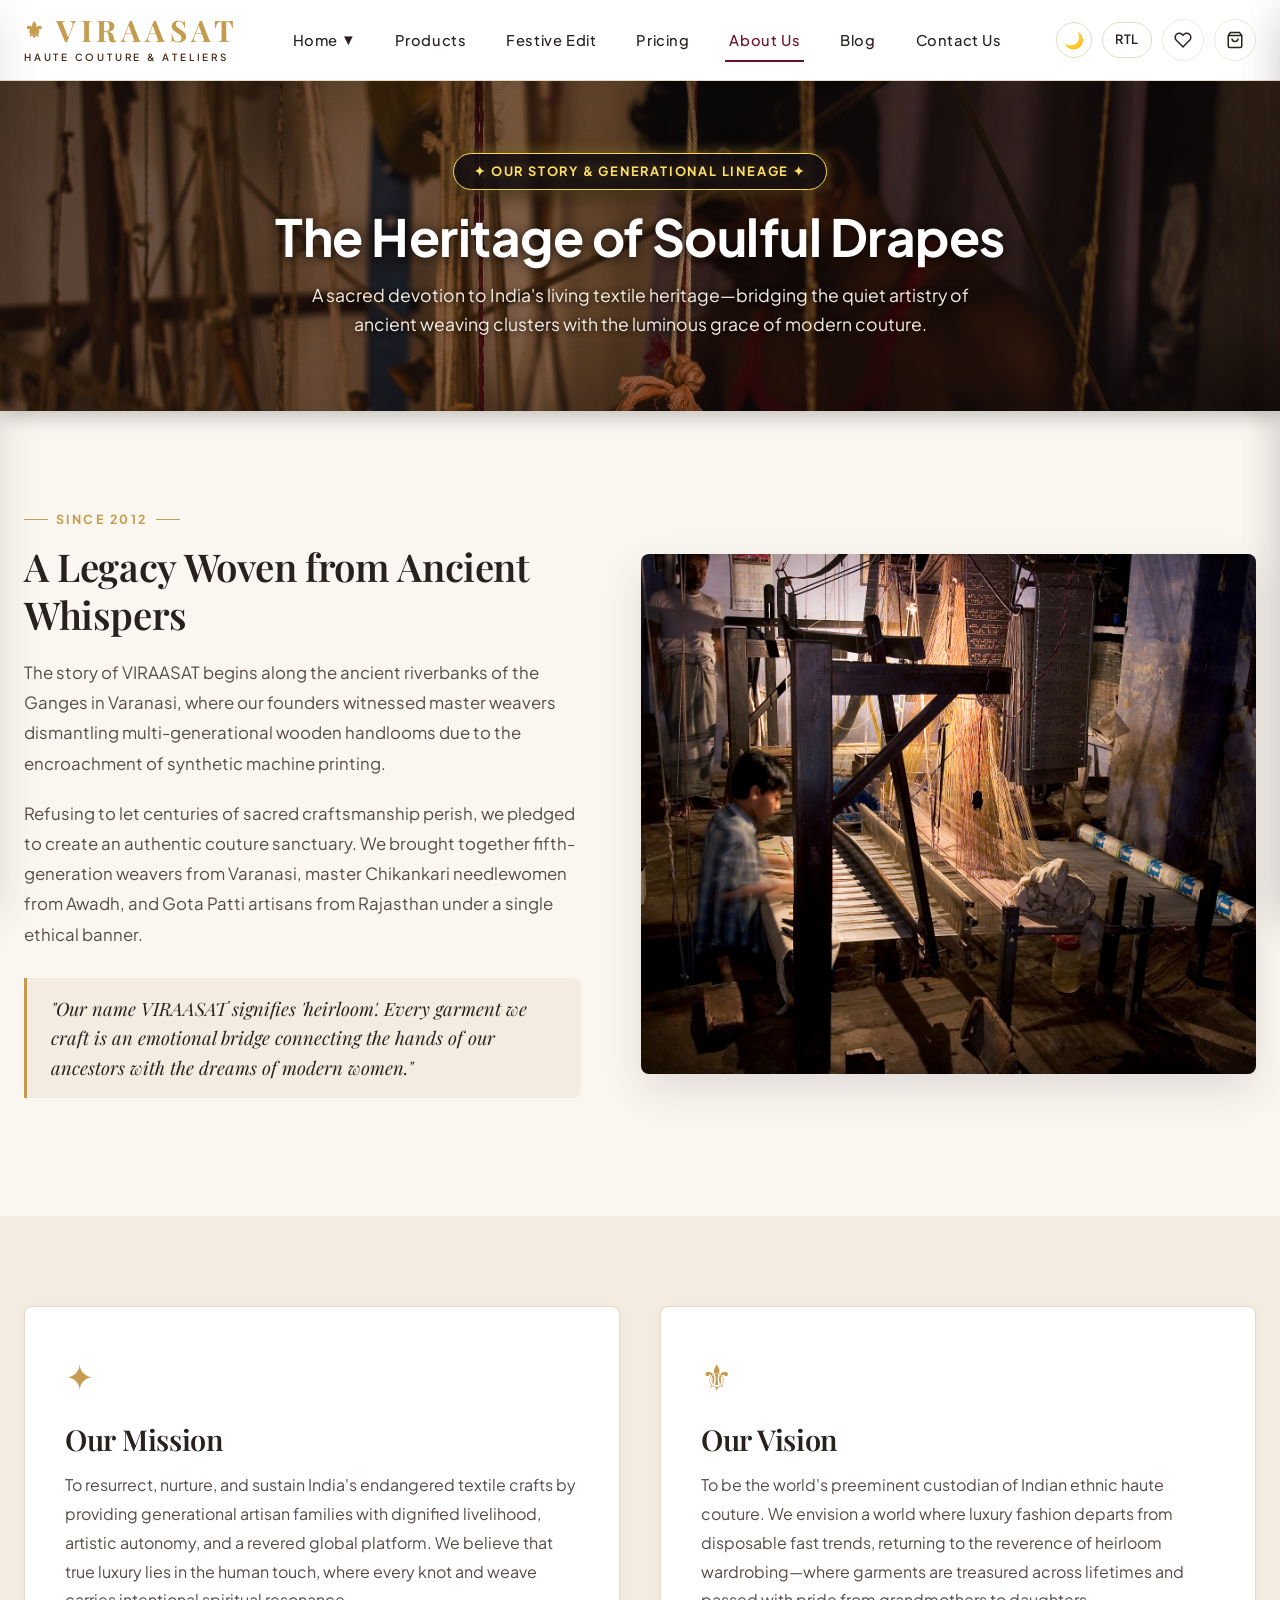
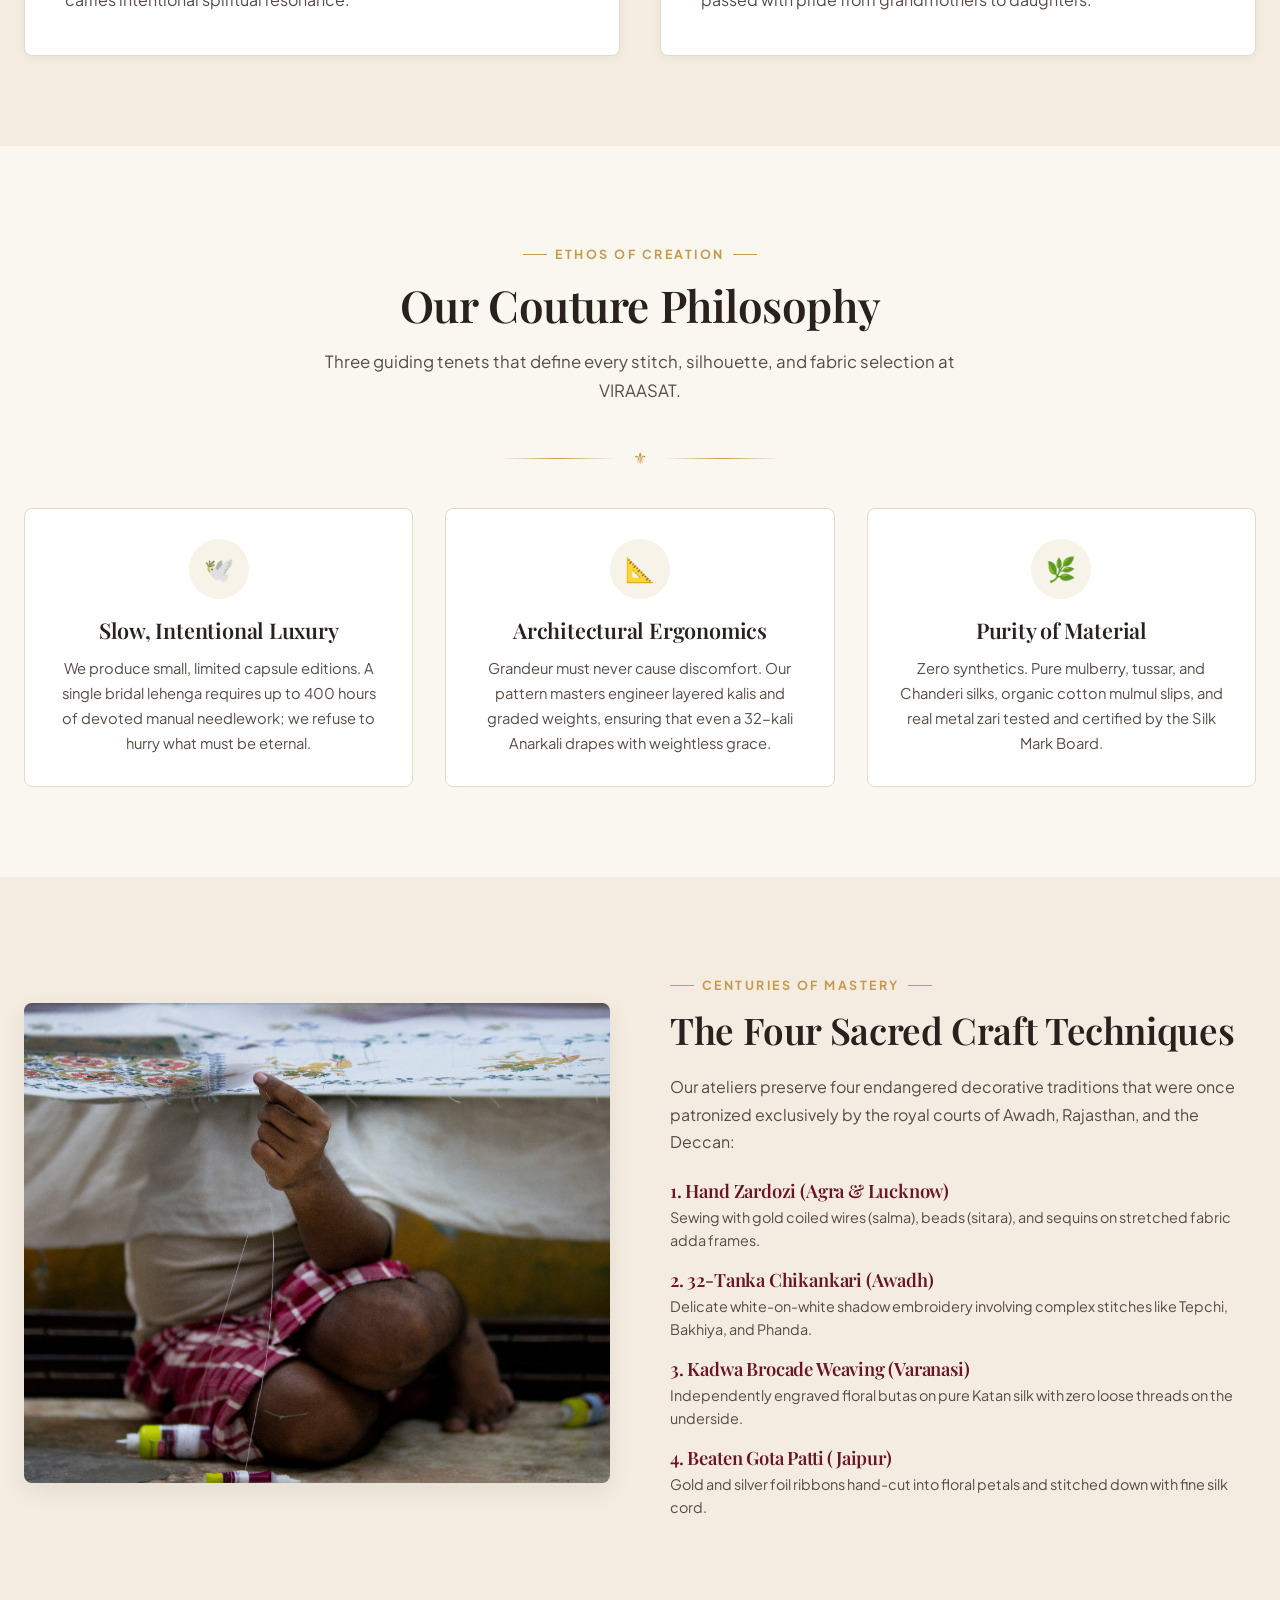
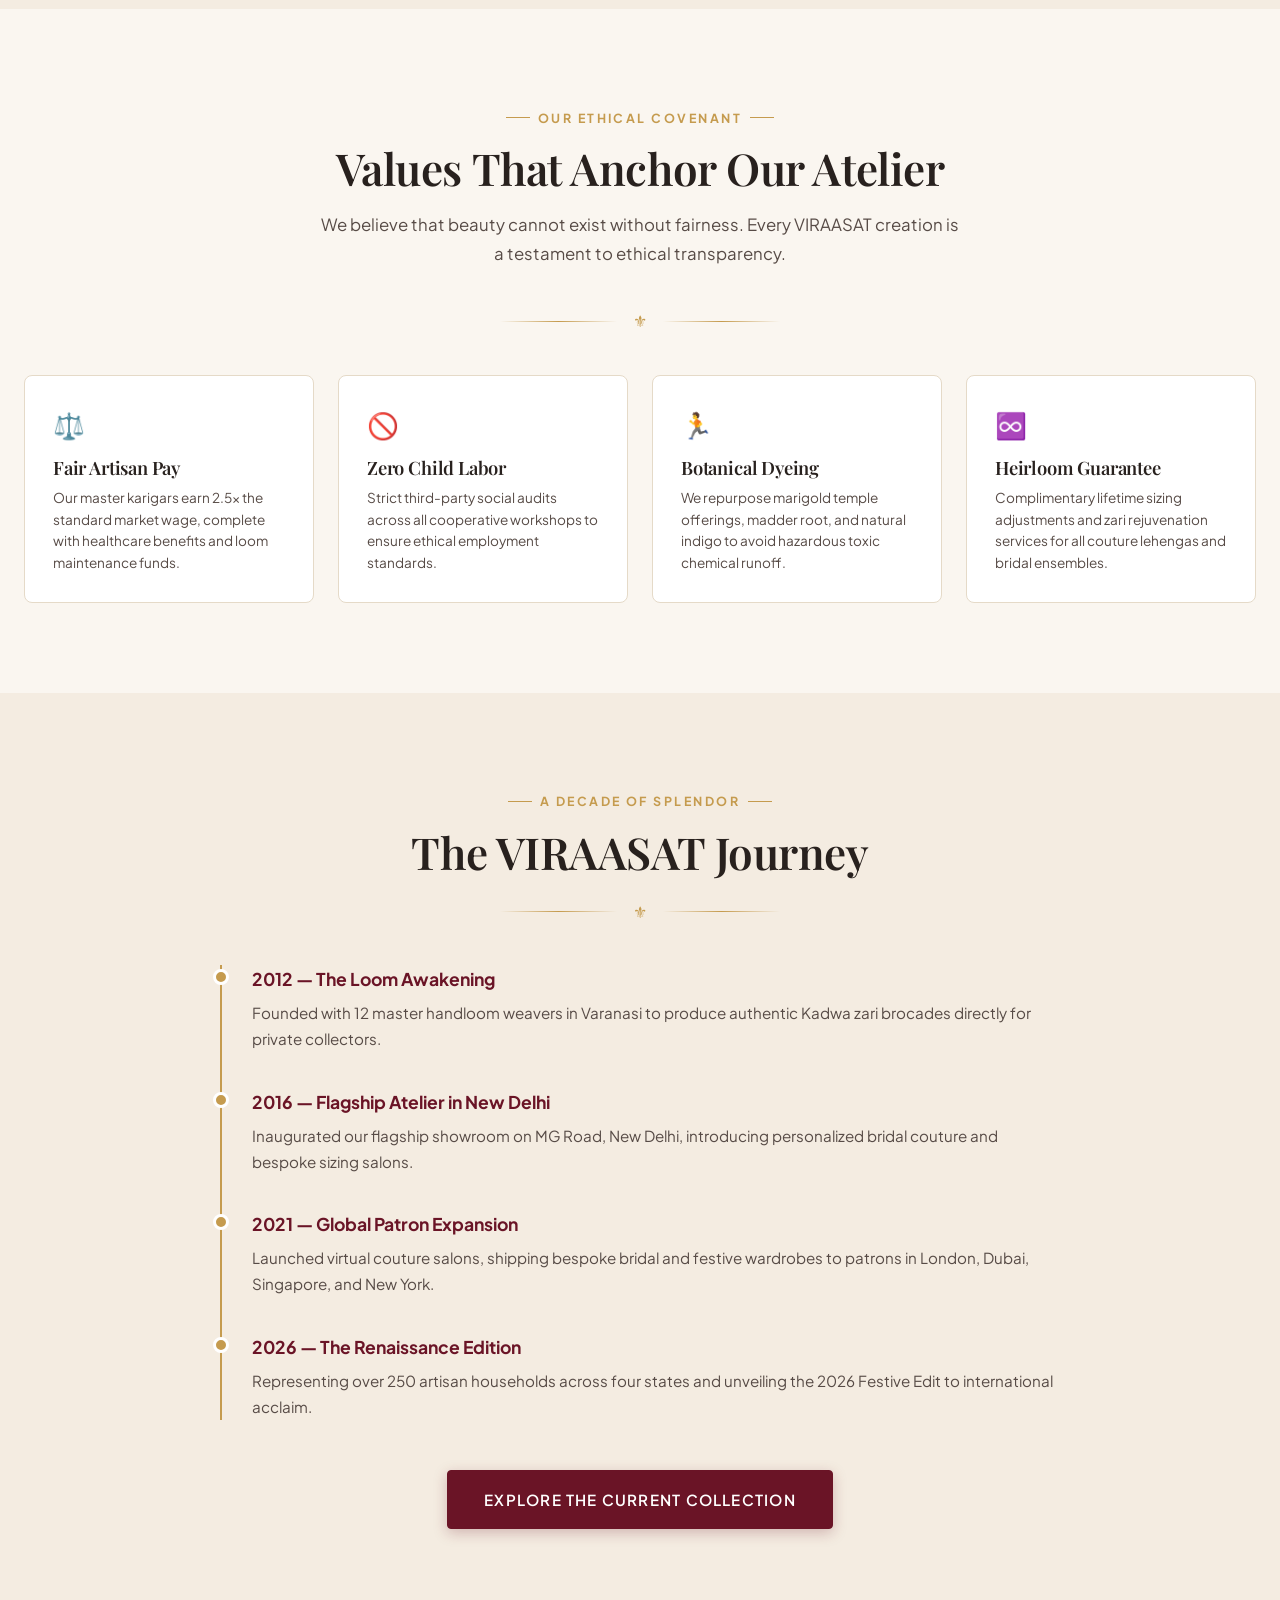
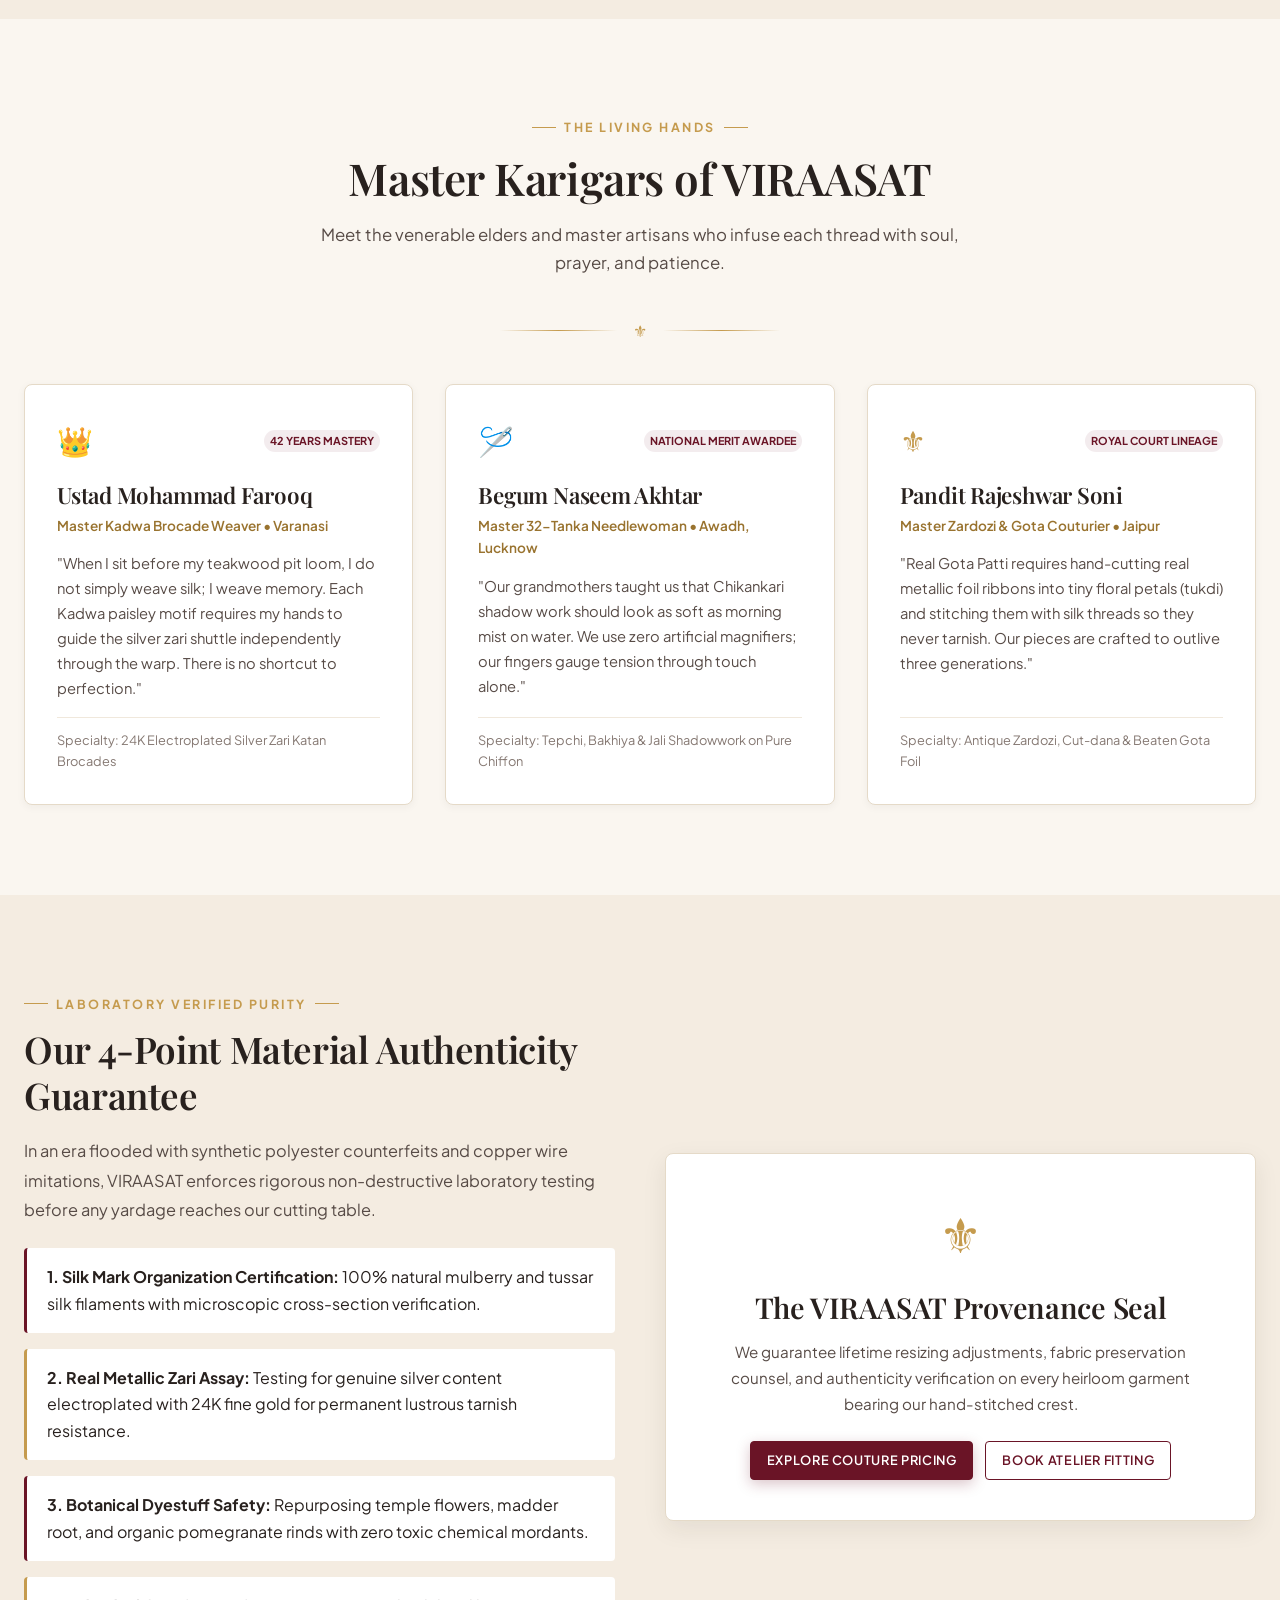
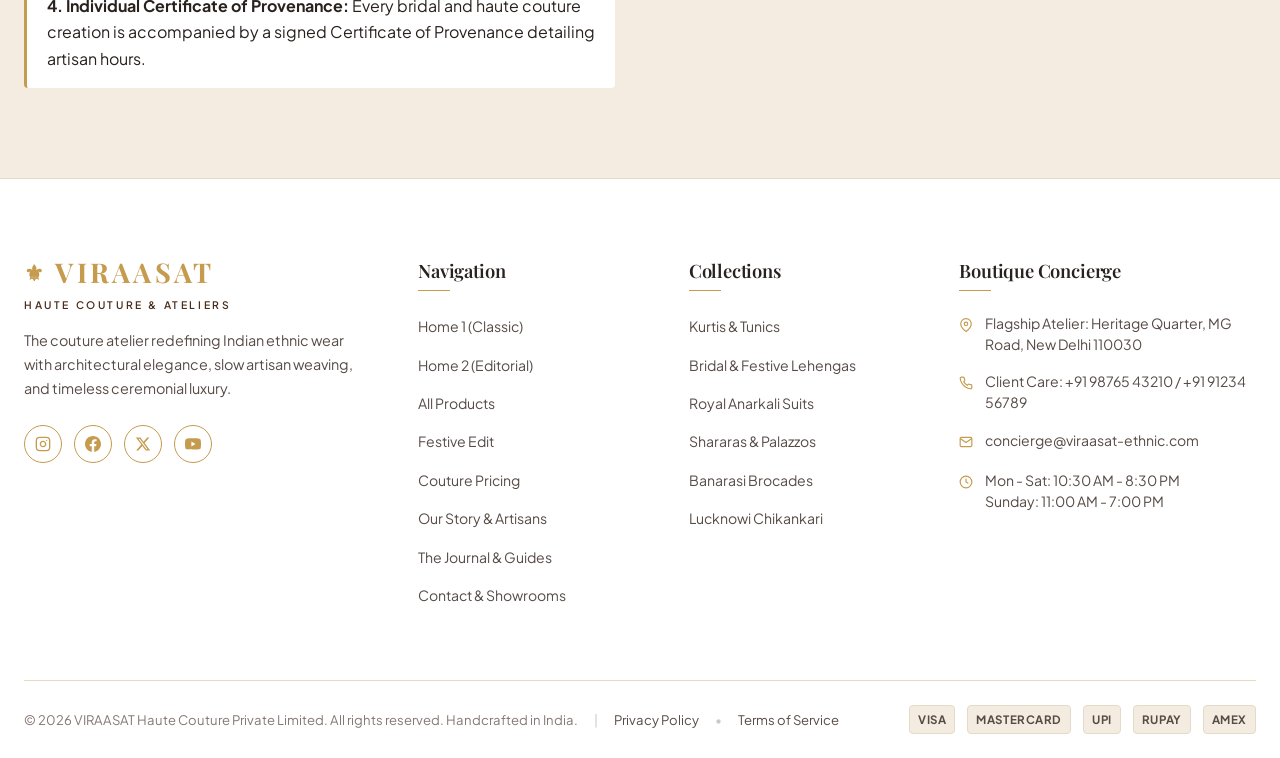
<file: about.html>
﻿<!DOCTYPE html>
<html lang="en" dir="ltr" data-theme="light">
<head>
  <meta charset="UTF-8">
  <meta name="viewport" content="width=device-width, initial-scale=1.0">
  <meta name="description" content="Discover the story, heritage, master artisans, and craftsmanship philosophy behind VIRAASAT Haute Couture.">
  <title>About Us | VIRAASAT Heritage &amp; Artisans</title>
  <link rel="icon" type="image/svg+xml" href="images/favicon.svg">
  <link rel="stylesheet" href="css/style.css">
</head>
<body>

<!-- Main Navigation Header -->
  <header class="site-header">
    <div class="container">
      <nav class="navbar" aria-label="Main Navigation">
        <a href="index.html" class="brand-logo">
          <span class="brand-title"><span class="brand-symbol">⚜</span> VIRAASAT</span>
          <span class="brand-subtitle">Haute Couture &amp; Ateliers</span>
        </a>

        <!-- Main Navigation Links (Home is the ONLY dropdown) -->
        <ul class="nav-menu">
          <li class="nav-item dropdown">
            <a href="index.html" class="nav-link">
              Home <span class="nav-chevron">▼</span>
            </a>
            <div class="nav-dropdown">
              <a href="index.html" class="dropdown-link">
                <span>Home 1</span>
                <span class="dropdown-badge">Classic</span>
              </a>
              <a href="home-2.html" class="dropdown-link">
                <span>Home 2</span>
                <span class="dropdown-badge">Editorial</span>
              </a>
            </div>
          </li>
          <li class="nav-item">
            <a href="products.html" class="nav-link">Products</a>
          </li>
          <li class="nav-item">
            <a href="festive-edit.html" class="nav-link">Festive Edit</a>
          </li>
          <li class="nav-item">
            <a href="pricing.html" class="nav-link">Pricing</a>
          </li>
          <li class="nav-item">
            <a href="about.html" class="nav-link active">About Us</a>
          </li>
          <li class="nav-item">
            <a href="blog.html" class="nav-link">Blog</a>
          </li>
          <li class="nav-item">
            <a href="contact.html" class="nav-link">Contact Us</a>
          </li>
        </ul>

        <!-- Utilities -->
        <div class="header-actions">
          <button class="mode-toggle-btn" aria-label="Toggle Theme"><span>🌙</span></button>
          
          <button class="rtl-toggle-btn" aria-label="Toggle Direction"><span class="btn-text">RTL</span></button>

          <button class="action-btn wishlist-toggle-btn" aria-label="Wishlist">
            <svg width="18" height="18" viewBox="0 0 24 24" fill="none" stroke="currentColor" stroke-width="2">
              <path d="M20.84 4.61a5.5 5.5 0 0 0-7.78 0L12 5.67l-1.06-1.06a5.5 5.5 0 0 0-7.78 7.78l1.06 1.06L12 21.23l7.78-7.78 1.06-1.06a5.5 5.5 0 0 0 0-7.78z"></path>
            </svg>
            <span class="badge-count wishlist-badge" style="display:none;">0</span>
          </button>

          <button class="action-btn cart-toggle-btn" aria-label="Shopping Bag">
            <svg width="18" height="18" viewBox="0 0 24 24" fill="none" stroke="currentColor" stroke-width="2">
              <path d="M6 2L3 6v14a2 2 0 0 0 2 2h14a2 2 0 0 0 2-2V6l-3-4z"></path>
              <line x1="3" y1="6" x2="21" y2="6"></line>
              <path d="M16 10a4 4 0 0 1-8 0"></path>
            </svg>
            <span class="badge-count cart-badge" style="display:none;">0</span>
          </button>

          <button class="hamburger-btn" aria-label="Toggle Navigation Menu">
            <span></span>
            <span></span>
            <span></span>
          </button>
        </div>
      </nav>
    </div>

    <!-- Slide-Down Search Overlay -->
    <div class="search-overlay">
      <div class="container">
        <form class="search-form-inner">
          <span class="search-icon-inside">🔍</span>
          <input type="text" class="search-input-field" placeholder="Search heritage stories, artisan techniques, handlooms..." aria-label="Search query">
          <button type="button" class="search-close-btn" aria-label="Close search">✕</button>
        </form>
      </div>
    </div>
  </header>

  <!-- Page Hero -->
  <section class="page-hero-banner">
    <img src="images/hero_about.jpg" alt="VIRAASAT Handloom Heritage Atelier" class="page-hero-banner-bg">
    <div class="page-hero-banner-overlay"></div>
    <div class="container page-hero-banner-content">
      <span class="page-hero-banner-tag">✦ Our Story &amp; Generational Lineage ✦</span>
      <h1 class="page-hero-banner-title">The Heritage of Soulful Drapes</h1>
      <p class="page-hero-banner-desc">
        A sacred devotion to India's living textile heritage—bridging the quiet artistry of ancient weaving clusters with the luminous grace of modern couture.
      </p>
    </div>
  </section>

  <!-- Main Content -->
  <main>
    <!-- Section 1: Boutique Introduction & Brand Story -->
    <section class="section-padding">
      <div class="container">
        <div class="brand-story-grid">
          <div>
            <span class="section-tag">Since 2012</span>
            <h2 style="font-size:2.4rem; margin-bottom:20px;">A Legacy Woven from Ancient Whispers</h2>
            <p style="font-size:1.05rem; color:var(--color-text-secondary); line-height:1.8; margin-bottom:20px;">
              The story of VIRAASAT begins along the ancient riverbanks of the Ganges in Varanasi, where our founders witnessed master weavers dismantling multi-generational wooden handlooms due to the encroachment of synthetic machine printing.
            </p>
            <p style="font-size:1.05rem; color:var(--color-text-secondary); line-height:1.8; margin-bottom:20px;">
              Refusing to let centuries of sacred craftsmanship perish, we pledged to create an authentic couture sanctuary. We brought together fifth-generation weavers from Varanasi, master Chikankari needlewomen from Awadh, and Gota Patti artisans from Rajasthan under a single ethical banner.
            </p>
            <div class="brand-quote-box">
              <p class="brand-quote-text">
                "Our name VIRAASAT signifies 'heirloom'. Every garment we craft is an emotional bridge connecting the hands of our ancestors with the dreams of modern women."
              </p>
            </div>
          </div>
          <div>
            <img src="images/about_legacy_whispers.jpg" alt="Master Indian Loom Artisan" style="width:100%; height:520px; object-fit:cover; border-radius:var(--radius-md); box-shadow:var(--shadow-lg);">
          </div>
        </div>
      </div>
    </section>

    <!-- Section 2: Mission & Vision -->
    <section class="section-padding" style="background-color: var(--bg-secondary);">
      <div class="container">
        <div style="display:grid; grid-template-columns: 1fr 1fr; gap:40px;">
          <div style="background:var(--bg-surface); padding:40px; border-radius:var(--radius-md); border:1px solid var(--color-border); box-shadow:var(--shadow-sm);">
            <div style="font-size:2.2rem; color:var(--color-gold); margin-bottom:16px;">✦</div>
            <h3 style="font-size:1.8rem; margin-bottom:14px;">Our Mission</h3>
            <p style="font-size:1rem; color:var(--color-text-secondary); line-height:1.8;">
              To resurrect, nurture, and sustain India's endangered textile crafts by providing generational artisan families with dignified livelihood, artistic autonomy, and a revered global platform. We believe that true luxury lies in the human touch, where every knot and weave carries intentional spiritual resonance.
            </p>
          </div>

          <div style="background:var(--bg-surface); padding:40px; border-radius:var(--radius-md); border:1px solid var(--color-border); box-shadow:var(--shadow-sm);">
            <div style="font-size:2.2rem; color:var(--color-gold); margin-bottom:16px;">⚜</div>
            <h3 style="font-size:1.8rem; margin-bottom:14px;">Our Vision</h3>
            <p style="font-size:1rem; color:var(--color-text-secondary); line-height:1.8;">
              To be the world's preeminent custodian of Indian ethnic haute couture. We envision a world where luxury fashion departs from disposable fast trends, returning to the reverence of heirloom wardrobing—where garments are treasured across lifetimes and passed with pride from grandmothers to daughters.
            </p>
          </div>
        </div>
      </div>
    </section>

    <!-- Section 3: Fashion Philosophy -->
    <section class="section-padding">
      <div class="container">
        <div class="text-center">
          <span class="section-tag">Ethos of Creation</span>
          <h2 class="section-title">Our Couture Philosophy</h2>
          <p class="section-subtitle">
            Three guiding tenets that define every stitch, silhouette, and fabric selection at VIRAASAT.
          </p>
          <div class="gold-divider"><span class="gold-divider-icon">⚜</span></div>
        </div>

        <div style="display:grid; grid-template-columns: repeat(3, 1fr); gap:32px;">
          <div style="text-align:center; padding:30px; background:var(--bg-surface); border:1px solid var(--color-border); border-radius:var(--radius-md);">
            <div style="width:60px; height:60px; margin:0 auto 18px; border-radius:50%; background:var(--color-gold-soft); display:flex; align-items:center; justify-content:center; font-size:1.5rem; color:var(--color-gold-dark);">
              🕊️
            </div>
            <h3 style="font-size:1.35rem; margin-bottom:12px;">Slow, Intentional Luxury</h3>
            <p style="font-size:0.92rem; color:var(--color-text-secondary); line-height:1.7;">
              We produce small, limited capsule editions. A single bridal lehenga requires up to 400 hours of devoted manual needlework; we refuse to hurry what must be eternal.
            </p>
          </div>

          <div style="text-align:center; padding:30px; background:var(--bg-surface); border:1px solid var(--color-border); border-radius:var(--radius-md);">
            <div style="width:60px; height:60px; margin:0 auto 18px; border-radius:50%; background:var(--color-gold-soft); display:flex; align-items:center; justify-content:center; font-size:1.5rem; color:var(--color-gold-dark);">
              📐
            </div>
            <h3 style="font-size:1.35rem; margin-bottom:12px;">Architectural Ergonomics</h3>
            <p style="font-size:0.92rem; color:var(--color-text-secondary); line-height:1.7;">
              Grandeur must never cause discomfort. Our pattern masters engineer layered kalis and graded weights, ensuring that even a 32-kali Anarkali drapes with weightless grace.
            </p>
          </div>

          <div style="text-align:center; padding:30px; background:var(--bg-surface); border:1px solid var(--color-border); border-radius:var(--radius-md);">
            <div style="width:60px; height:60px; margin:0 auto 18px; border-radius:50%; background:var(--color-gold-soft); display:flex; align-items:center; justify-content:center; font-size:1.5rem; color:var(--color-gold-dark);">
              🌿
            </div>
            <h3 style="font-size:1.35rem; margin-bottom:12px;">Purity of Material</h3>
            <p style="font-size:0.92rem; color:var(--color-text-secondary); line-height:1.7;">
              Zero synthetics. Pure mulberry, tussar, and Chanderi silks, organic cotton mulmul slips, and real metal zari tested and certified by the Silk Mark Board.
            </p>
          </div>
        </div>
      </div>
    </section>

    <!-- Section 4: Craftsmanship & Design Inspiration -->
    <section class="section-padding" style="background-color: var(--bg-secondary);">
      <div class="container">
        <div style="display:grid; grid-template-columns: 1fr 1fr; gap:60px; align-items:center;">
          <div>
            <img src="images/about_craft_techniques.jpg" alt="Master Indian Karigar Zardozi Embroidery" style="width:100%; height:480px; object-fit:cover; border-radius:var(--radius-md); box-shadow:var(--shadow-md);">
          </div>
          <div>
            <span class="section-tag">Centuries of Mastery</span>
            <h2 style="font-size:2.3rem; margin-bottom:20px;">The Four Sacred Craft Techniques</h2>
            <p style="font-size:1rem; color:var(--color-text-secondary); line-height:1.7; margin-bottom:24px;">
              Our ateliers preserve four endangered decorative traditions that were once patronized exclusively by the royal courts of Awadh, Rajasthan, and the Deccan:
            </p>
            
            <div style="margin-bottom:16px;">
              <h4 style="font-size:1.15rem; color:var(--color-primary); margin-bottom:4px;">1. Hand Zardozi (Agra &amp; Lucknow)</h4>
              <p style="font-size:0.9rem; color:var(--color-text-secondary); line-height:1.6;">Sewing with gold coiled wires (salma), beads (sitara), and sequins on stretched fabric adda frames.</p>
            </div>

            <div style="margin-bottom:16px;">
              <h4 style="font-size:1.15rem; color:var(--color-primary); margin-bottom:4px;">2. 32-Tanka Chikankari (Awadh)</h4>
              <p style="font-size:0.9rem; color:var(--color-text-secondary); line-height:1.6;">Delicate white-on-white shadow embroidery involving complex stitches like Tepchi, Bakhiya, and Phanda.</p>
            </div>

            <div style="margin-bottom:16px;">
              <h4 style="font-size:1.15rem; color:var(--color-primary); margin-bottom:4px;">3. Kadwa Brocade Weaving (Varanasi)</h4>
              <p style="font-size:0.9rem; color:var(--color-text-secondary); line-height:1.6;">Independently engraved floral butas on pure Katan silk with zero loose threads on the underside.</p>
            </div>

            <div>
              <h4 style="font-size:1.15rem; color:var(--color-primary); margin-bottom:4px;">4. Beaten Gota Patti (Jaipur)</h4>
              <p style="font-size:0.9rem; color:var(--color-text-secondary); line-height:1.6;">Gold and silver foil ribbons hand-cut into floral petals and stitched down with fine silk cord.</p>
            </div>
          </div>
        </div>
      </div>
    </section>

    <!-- Section 5: Brand Values & Ethical Commitment -->
    <section class="section-padding">
      <div class="container text-center">
        <span class="section-tag">Our Ethical Covenant</span>
        <h2 class="section-title">Values That Anchor Our Atelier</h2>
        <p class="section-subtitle">
          We believe that beauty cannot exist without fairness. Every VIRAASAT creation is a testament to ethical transparency.
        </p>
        <div class="gold-divider"><span class="gold-divider-icon">⚜</span></div>

        <div style="display:grid; grid-template-columns: repeat(4, 1fr); gap:24px; margin-top:40px; text-align:left;">
          <div style="background:var(--bg-surface); padding:28px; border:1px solid var(--color-border); border-radius:var(--radius-md);">
            <div style="font-size:1.6rem; color:var(--color-gold); margin-bottom:10px;">⚖️</div>
            <h4 style="font-size:1.15rem; margin-bottom:8px;">Fair Artisan Pay</h4>
            <p style="font-size:0.85rem; color:var(--color-text-secondary); line-height:1.6;">Our master karigars earn 2.5x the standard market wage, complete with healthcare benefits and loom maintenance funds.</p>
          </div>

          <div style="background:var(--bg-surface); padding:28px; border:1px solid var(--color-border); border-radius:var(--radius-md);">
            <div style="font-size:1.6rem; color:var(--color-gold); margin-bottom:10px;">🚫</div>
            <h4 style="font-size:1.15rem; margin-bottom:8px;">Zero Child Labor</h4>
            <p style="font-size:0.85rem; color:var(--color-text-secondary); line-height:1.6;">Strict third-party social audits across all cooperative workshops to ensure ethical employment standards.</p>
          </div>

          <div style="background:var(--bg-surface); padding:28px; border:1px solid var(--color-border); border-radius:var(--radius-md);">
            <div style="font-size:1.6rem; color:var(--color-gold); margin-bottom:10px;">🏃</div>
            <h4 style="font-size:1.15rem; margin-bottom:8px;">Botanical Dyeing</h4>
            <p style="font-size:0.85rem; color:var(--color-text-secondary); line-height:1.6;">We repurpose marigold temple offerings, madder root, and natural indigo to avoid hazardous toxic chemical runoff.</p>
          </div>

          <div style="background:var(--bg-surface); padding:28px; border:1px solid var(--color-border); border-radius:var(--radius-md);">
            <div style="font-size:1.6rem; color:var(--color-gold); margin-bottom:10px;">♾️</div>
            <h4 style="font-size:1.15rem; margin-bottom:8px;">Heirloom Guarantee</h4>
            <p style="font-size:0.85rem; color:var(--color-text-secondary); line-height:1.6;">Complimentary lifetime sizing adjustments and zari rejuvenation services for all couture lehengas and bridal ensembles.</p>
          </div>
        </div>
      </div>
    </section>

    <!-- Section 6: Heritage Timeline -->
    <section class="section-padding" style="background-color: var(--bg-secondary);">
      <div class="container text-center">
        <span class="section-tag">A Decade of Splendor</span>
        <h2 class="section-title">The VIRAASAT Journey</h2>
        <div class="gold-divider"><span class="gold-divider-icon">⚜</span></div>

        <div class="heritage-timeline-wrap" style="max-width:840px; margin:40px auto 0; text-align:left; border-left:2px solid var(--color-gold); padding-left:30px;">
          <div style="margin-bottom:36px; position:relative;">
            <span style="position:absolute; left:-39px; top:4px; width:16px; height:16px; border-radius:50%; background:var(--color-gold); border:3px solid var(--bg-surface);"></span>
            <span style="font-weight:700; color:var(--color-primary); font-size:1.1rem;">2012 — The Loom Awakening</span>
            <p style="font-size:0.95rem; color:var(--color-text-secondary); margin-top:6px; line-height:1.7;">
              Founded with 12 master handloom weavers in Varanasi to produce authentic Kadwa zari brocades directly for private collectors.
            </p>
          </div>

          <div style="margin-bottom:36px; position:relative;">
            <span style="position:absolute; left:-39px; top:4px; width:16px; height:16px; border-radius:50%; background:var(--color-gold); border:3px solid var(--bg-surface);"></span>
            <span style="font-weight:700; color:var(--color-primary); font-size:1.1rem;">2016 — Flagship Atelier in New Delhi</span>
            <p style="font-size:0.95rem; color:var(--color-text-secondary); margin-top:6px; line-height:1.7;">
              Inaugurated our flagship showroom on MG Road, New Delhi, introducing personalized bridal couture and bespoke sizing salons.
            </p>
          </div>

          <div style="margin-bottom:36px; position:relative;">
            <span style="position:absolute; left:-39px; top:4px; width:16px; height:16px; border-radius:50%; background:var(--color-gold); border:3px solid var(--bg-surface);"></span>
            <span style="font-weight:700; color:var(--color-primary); font-size:1.1rem;">2021 — Global Patron Expansion</span>
            <p style="font-size:0.95rem; color:var(--color-text-secondary); margin-top:6px; line-height:1.7;">
              Launched virtual couture salons, shipping bespoke bridal and festive wardrobes to patrons in London, Dubai, Singapore, and New York.
            </p>
          </div>

          <div style="position:relative;">
            <span style="position:absolute; left:-39px; top:4px; width:16px; height:16px; border-radius:50%; background:var(--color-gold); border:3px solid var(--bg-surface);"></span>
            <span style="font-weight:700; color:var(--color-primary); font-size:1.1rem;">2026 — The Renaissance Edition</span>
            <p style="font-size:0.95rem; color:var(--color-text-secondary); margin-top:6px; line-height:1.7;">
              Representing over 250 artisan households across four states and unveiling the 2026 Festive Edit to international acclaim.
            </p>
          </div>
        </div>

        <div style="margin-top:50px;">
          <a href="products.html" class="btn btn-primary btn-lg">Explore the Current Collection</a>
        </div>
      </div>
    </section>

    <!-- Section 7: Master Karigar Guild (Living Custodians) -->
    <section class="section-padding">
      <div class="container">
        <div class="text-center">
          <span class="section-tag">The Living Hands</span>
          <h2 class="section-title">Master Karigars of VIRAASAT</h2>
          <p class="section-subtitle">
            Meet the venerable elders and master artisans who infuse each thread with soul, prayer, and patience.
          </p>
          <div class="gold-divider"><span class="gold-divider-icon">⚜</span></div>
        </div>

        <div style="display:grid; grid-template-columns: repeat(3, 1fr); gap:32px; margin-top:40px;">
          <div style="background:var(--bg-surface); border:1px solid var(--color-border); border-radius:var(--radius-md); padding:32px; box-shadow:var(--shadow-sm); display:flex; flex-direction:column;">
            <div style="display:flex; justify-content:space-between; align-items:center; margin-bottom:16px;">
              <span style="font-size:1.8rem; color:var(--color-gold);">👑</span>
              <span class="dropdown-badge" style="background:var(--color-primary-soft); color:var(--color-primary); font-weight:700;">42 Years Mastery</span>
            </div>
            <h3 style="font-size:1.4rem; margin-bottom:6px;">Ustad Mohammad Farooq</h3>
            <div style="font-size:0.85rem; color:var(--color-gold-dark); font-weight:600; margin-bottom:14px;">Master Kadwa Brocade Weaver • Varanasi</div>
            <p style="font-size:0.92rem; color:var(--color-text-secondary); line-height:1.7; margin-bottom:16px;">
              "When I sit before my teakwood pit loom, I do not simply weave silk; I weave memory. Each Kadwa paisley motif requires my hands to guide the silver zari shuttle independently through the warp. There is no shortcut to perfection."
            </p>
            <div style="font-size:0.8rem; color:var(--color-text-muted); border-top:1px solid var(--color-border-light); padding-top:12px; margin-top:auto;">
              Specialty: 24K Electroplated Silver Zari Katan Brocades
            </div>
          </div>

          <div style="background:var(--bg-surface); border:1px solid var(--color-border); border-radius:var(--radius-md); padding:32px; box-shadow:var(--shadow-sm); display:flex; flex-direction:column;">
            <div style="display:flex; justify-content:space-between; align-items:center; margin-bottom:16px;">
              <span style="font-size:1.8rem; color:var(--color-gold);">🪡</span>
              <span class="dropdown-badge" style="background:var(--color-primary-soft); color:var(--color-primary); font-weight:700;">National Merit Awardee</span>
            </div>
            <h3 style="font-size:1.4rem; margin-bottom:6px;">Begum Naseem Akhtar</h3>
            <div style="font-size:0.85rem; color:var(--color-gold-dark); font-weight:600; margin-bottom:14px;">Master 32-Tanka Needlewoman • Awadh, Lucknow</div>
            <p style="font-size:0.92rem; color:var(--color-text-secondary); line-height:1.7; margin-bottom:16px;">
              "Our grandmothers taught us that Chikankari shadow work should look as soft as morning mist on water. We use zero artificial magnifiers; our fingers gauge tension through touch alone."
            </p>
            <div style="font-size:0.8rem; color:var(--color-text-muted); border-top:1px solid var(--color-border-light); padding-top:12px; margin-top:auto;">
              Specialty: Tepchi, Bakhiya &amp; Jali Shadowwork on Pure Chiffon
            </div>
          </div>

          <div style="background:var(--bg-surface); border:1px solid var(--color-border); border-radius:var(--radius-md); padding:32px; box-shadow:var(--shadow-sm); display:flex; flex-direction:column;">
            <div style="display:flex; justify-content:space-between; align-items:center; margin-bottom:16px;">
              <span style="font-size:1.8rem; color:var(--color-gold);">⚜</span>
              <span class="dropdown-badge" style="background:var(--color-primary-soft); color:var(--color-primary); font-weight:700;">Royal Court Lineage</span>
            </div>
            <h3 style="font-size:1.4rem; margin-bottom:6px;">Pandit Rajeshwar Soni</h3>
            <div style="font-size:0.85rem; color:var(--color-gold-dark); font-weight:600; margin-bottom:14px;">Master Zardozi &amp; Gota Couturier • Jaipur</div>
            <p style="font-size:0.92rem; color:var(--color-text-secondary); line-height:1.7; margin-bottom:16px;">
              "Real Gota Patti requires hand-cutting real metallic foil ribbons into tiny floral petals (tukdi) and stitching them with silk threads so they never tarnish. Our pieces are crafted to outlive three generations."
            </p>
            <div style="font-size:0.8rem; color:var(--color-text-muted); border-top:1px solid var(--color-border-light); padding-top:12px; margin-top:auto;">
              Specialty: Antique Zardozi, Cut-dana &amp; Beaten Gota Foil
            </div>
          </div>
        </div>
      </div>
    </section>

    <!-- Section 8: Silk Mark Authenticity & Non-Destructive Testing Protocol -->
    <section class="section-padding" style="background-color: var(--bg-secondary);">
      <div class="container">
        <div style="display:grid; grid-template-columns: 1fr 1fr; gap:50px; align-items:center;">
          <div>
            <span class="section-tag">Laboratory Verified Purity</span>
            <h2 style="font-size:2.3rem; margin-bottom:18px;">Our 4-Point Material Authenticity Guarantee</h2>
            <p style="font-size:1.02rem; color:var(--color-text-secondary); line-height:1.8; margin-bottom:24px;">
              In an era flooded with synthetic polyester counterfeits and copper wire imitations, VIRAASAT enforces rigorous non-destructive laboratory testing before any yardage reaches our cutting table.
            </p>
            
            <div style="display:flex; flex-direction:column; gap:16px;">
              <div style="background:var(--bg-surface); padding:16px 20px; border-radius:var(--radius-sm); border-left:3px solid var(--color-primary);">
                <strong>1. Silk Mark Organization Certification:</strong> 100% natural mulberry and tussar silk filaments with microscopic cross-section verification.
              </div>
              <div style="background:var(--bg-surface); padding:16px 20px; border-radius:var(--radius-sm); border-left:3px solid var(--color-gold);">
                <strong>2. Real Metallic Zari Assay:</strong> Testing for genuine silver content electroplated with 24K fine gold for permanent lustrous tarnish resistance.
              </div>
              <div style="background:var(--bg-surface); padding:16px 20px; border-radius:var(--radius-sm); border-left:3px solid var(--color-primary);">
                <strong>3. Botanical Dyestuff Safety:</strong> Repurposing temple flowers, madder root, and organic pomegranate rinds with zero toxic chemical mordants.
              </div>
              <div style="background:var(--bg-surface); padding:16px 20px; border-radius:var(--radius-sm); border-left:3px solid var(--color-gold);">
                <strong>4. Individual Certificate of Provenance:</strong> Every bridal and haute couture creation is accompanied by a signed Certificate of Provenance detailing artisan hours.
              </div>
            </div>
          </div>
          <div style="background:var(--bg-surface); border:1px solid var(--color-border); border-radius:var(--radius-md); padding:40px; text-align:center; box-shadow:var(--shadow-md);">
            <div style="font-size:3rem; color:var(--color-gold); margin-bottom:16px;">⚜</div>
            <h3 style="font-size:1.8rem; margin-bottom:14px;">The VIRAASAT Provenance Seal</h3>
            <p style="font-size:0.95rem; color:var(--color-text-secondary); line-height:1.7; margin-bottom:24px;">
              We guarantee lifetime resizing adjustments, fabric preservation counsel, and authenticity verification on every heirloom garment bearing our hand-stitched crest.
            </p>
            <div style="display:flex; gap:12px; justify-content:center; flex-wrap:wrap;">
              <a href="pricing.html" class="btn btn-primary btn-sm">Explore Couture Pricing</a>
              <a href="contact.html" class="btn btn-outline btn-sm">Book Atelier Fitting</a>
            </div>
          </div>
        </div>
      </div>
    </section>
  </main>

    <!-- Complete Boutique Footer -->
  <footer class="site-footer">
    <div class="container">
      <div class="footer-top-grid">
        <!-- Col 1: Brand -->
        <div class="footer-brand">
          <a href="index.html" class="brand-logo" style="margin-bottom:6px; display:inline-block;">
            <span class="brand-title" style="color:var(--color-gold);"><span class="brand-symbol">⚜</span> VIRAASAT</span>
          </a>
          <div class="footer-brand-subtitle">HAUTE COUTURE &amp; ATELIERS</div>
          <p class="footer-brand-desc" style="margin-top: 14px;">
            The couture atelier redefining Indian ethnic wear with architectural elegance, slow artisan weaving, and timeless ceremonial luxury.
          </p>
          <div class="footer-social-row">
            <a href="https://instagram.com" target="_blank" rel="noopener noreferrer" class="footer-social-link" aria-label="Instagram">
              <svg width="16" height="16" viewBox="0 0 24 24" fill="none" stroke="currentColor" stroke-width="2" stroke-linecap="round" stroke-linejoin="round" aria-hidden="true"><rect x="2" y="2" width="20" height="20" rx="5" ry="5"></rect><path d="M16 11.37A4 4 0 1 1 12.63 8 4 4 0 0 1 16 11.37z"></path><line x1="17.5" y1="6.5" x2="17.51" y2="6.5"></line></svg>
            </a>
            <a href="https://facebook.com" target="_blank" rel="noopener noreferrer" class="footer-social-link" aria-label="Facebook">
              <svg width="16" height="16" viewBox="0 0 24 24" fill="currentColor" aria-hidden="true"><path d="M24 12.073c0-6.627-5.373-12-12-12s-12 5.373-12 12c0 5.99 4.388 10.954 10.125 11.854v-8.385H7.078v-3.47h3.047V9.43c0-3.007 1.792-4.669 4.533-4.669 1.312 0 2.686.235 2.686.235v2.953H15.83c-1.491 0-1.956.925-1.956 1.874v2.25h3.328l-.532 3.47h-2.796v8.385C19.612 23.027 24 18.062 24 12.073z"/></svg>
            </a>
            <a href="https://twitter.com" target="_blank" rel="noopener noreferrer" class="footer-social-link" aria-label="X (formerly Twitter)">
              <svg width="15" height="15" viewBox="0 0 24 24" fill="currentColor" aria-hidden="true"><path d="M18.244 2.25h3.308l-7.227 8.26 8.502 11.24H16.17l-5.214-6.817L4.99 21.75H1.68l7.73-8.835L1.254 2.25H8.08l4.713 6.231zm-1.161 17.52h1.833L7.084 4.126H5.117z"/></svg>
            </a>
            <a href="https://youtube.com" target="_blank" rel="noopener noreferrer" class="footer-social-link" aria-label="YouTube">
              <svg width="16" height="16" viewBox="0 0 24 24" fill="currentColor" aria-hidden="true"><path d="M23.498 6.186a3.016 3.016 0 0 0-2.122-2.136C19.505 3.545 12 3.545 12 3.545s-7.505 0-9.377.505A3.017 3.017 0 0 0 .502 6.186C0 8.07 0 12 0 12s0 3.93.502 5.814a3.016 3.016 0 0 0 2.122 2.136c1.871.505 9.376.505 9.376.505s7.505 0 9.377-.505a3.015 3.015 0 0 0 2.122-2.136C24 15.93 24 12 24 12s0-3.93-.502-5.814zM9.545 15.568V8.432L15.818 12l-6.273 3.568z"/></svg>
            </a>
          </div>
        </div>

        <!-- Col 2: Navigation Links -->
        <div>
          <h4 class="footer-col-title">Navigation</h4>
          <ul class="footer-links-list">
            <li><a href="index.html" class="footer-link">Home 1 (Classic)</a></li>
            <li><a href="home-2.html" class="footer-link">Home 2 (Editorial)</a></li>
            <li><a href="products.html" class="footer-link">All Products</a></li>
            <li><a href="festive-edit.html" class="footer-link">Festive Edit</a></li>
            <li><a href="pricing.html" class="footer-link">Couture Pricing</a></li>
            <li><a href="about.html" class="footer-link">Our Story &amp; Artisans</a></li>
            <li><a href="blog.html" class="footer-link">The Journal &amp; Guides</a></li>
            <li><a href="contact.html" class="footer-link">Contact &amp; Showrooms</a></li>
          </ul>
        </div>

        <!-- Col 3: Product Categories -->
        <div>
          <h4 class="footer-col-title">Collections</h4>
          <ul class="footer-links-list">
            <li><a href="products.html?category=kurtis" class="footer-link">Kurtis &amp; Tunics</a></li>
            <li><a href="products.html?category=lehengas" class="footer-link">Bridal &amp; Festive Lehengas</a></li>
            <li><a href="products.html?category=suits" class="footer-link">Royal Anarkali Suits</a></li>
            <li><a href="products.html?category=suits&subcategory=Palazzo" class="footer-link">Shararas &amp; Palazzos</a></li>
            <li><a href="festive-edit.html" class="footer-link">Banarasi Brocades</a></li>
            <li><a href="products.html?category=kurtis&subcategory=Embroidered" class="footer-link">Lucknowi Chikankari</a></li>
          </ul>
        </div>

                <!-- Col 4: Boutique Concierge -->
        <div>
          <h4 class="footer-col-title">Boutique Concierge</h4>
          <div class="footer-contact-item">
            <span class="footer-contact-icon"><svg width="14" height="14" viewBox="0 0 24 24" fill="none" stroke="currentColor" stroke-width="2"><path d="M21 10c0 7-9 13-9 13s-9-6-9-13a9 9 0 0 1 18 0z"></path><circle cx="12" cy="10" r="3"></circle></svg></span>
            <span>Flagship Atelier: Heritage Quarter, MG Road, New Delhi 110030</span>
          </div>
          <div class="footer-contact-item">
            <span class="footer-contact-icon"><svg width="14" height="14" viewBox="0 0 24 24" fill="none" stroke="currentColor" stroke-width="2"><path d="M22 16.92v3a2 2 0 0 1-2.18 2 19.79 19.79 0 0 1-8.63-3.07 19.5 19.5 0 0 1-6-6 19.79 19.79 0 0 1-3.07-8.67A2 2 0 0 1 4.11 2h3a2 2 0 0 1 2 1.72 12.84 12.84 0 0 0 .7 2.81 2 2 0 0 1-.45 2.11L8.09 9.91a16 16 0 0 0 6 6l1.27-1.27a2 2 0 0 1 2.11-.45 12.84 12.84 0 0 0 2.81.7A2 2 0 0 1 22 16.92z"></path></svg></span>
            <span>Client Care: +91 98765 43210 / +91 91234 56789</span>
          </div>
          <div class="footer-contact-item">
            <span class="footer-contact-icon"><svg width="14" height="14" viewBox="0 0 24 24" fill="none" stroke="currentColor" stroke-width="2"><path d="M4 4h16c1.1 0 2 .9 2 2v12c0 1.1-.9 2-2 2H4c-1.1 0-2-.9-2-2V6c0-1.1.9-2 2-2z"></path><polyline points="22,6 12,13 2,6"></polyline></svg></span>
            <span>concierge@viraasat-ethnic.com</span>
          </div>
          <div class="footer-contact-item">
            <span class="footer-contact-icon"><svg width="14" height="14" viewBox="0 0 24 24" fill="none" stroke="currentColor" stroke-width="2"><circle cx="12" cy="12" r="10"></circle><polyline points="12 6 12 12 16 14"></polyline></svg></span>
            <span>Mon - Sat: 10:30 AM - 8:30 PM<br>Sunday: 11:00 AM - 7:00 PM</span>
          </div>
        </div>
      </div>

      <!-- Footer Bottom Bar -->
      <div class="footer-bottom-bar">
        <div style="display:flex; flex-wrap:wrap; gap:16px; align-items:center;">
          <span>© 2026 VIRAASAT Haute Couture Private Limited. All rights reserved. Handcrafted in India.</span>
          <span style="opacity:0.4;">|</span>
          <a href="privacy.html" class="footer-policy-link">Privacy Policy</a>
          <span style="opacity:0.4;">•</span>
          <a href="terms.html" class="footer-policy-link">Terms of Service</a>
        </div>
        <div class="footer-payment-badges">
          <span class="payment-chip">VISA</span>
          <span class="payment-chip">MASTERCARD</span>
          <span class="payment-chip">UPI</span>
          <span class="payment-chip">RUPAY</span>
          <span class="payment-chip">AMEX</span>
        </div>
      </div>
    </div>
  </footer>

  <!-- Drawers & Modals -->
  <div class="side-drawer wishlist-drawer" aria-label="Saved Wishlist Items">
    <div class="drawer-header">
      <h3>Your Curated Wishlist</h3>
      <button class="action-btn wishlist-close-btn" aria-label="Close wishlist">✕</button>
    </div>
    <div class="drawer-body wishlist-items-container"></div>
  </div>

  <div class="side-drawer cart-drawer" aria-label="Shopping Bag">
    <div class="drawer-header">
      <h3>Your Shopping Bag</h3>
      <button class="action-btn cart-close-btn" aria-label="Close shopping bag">✕</button>
    </div>
    <div class="drawer-body cart-items-container"></div>
    <div class="drawer-footer">
      <div style="display:flex; justify-content:space-between; font-weight:700; margin-bottom:16px;">
        <span>Subtotal</span>
        <span class="cart-subtotal-val">₹0</span>
      </div>
      <button class="btn btn-primary btn-lg cart-checkout-btn" style="width:100%;">Proceed to Checkout</button>
    </div>
  </div>

  <div class="mobile-nav-drawer" aria-label="Mobile Menu">
    <div class="mobile-nav-header">
      <span class="brand-title" style="font-size:1.4rem;"><span class="brand-symbol">⚜</span> VIRAASAT</span>
      <button class="action-btn mobile-nav-close" aria-label="Close menu">✕</button>
    </div>
    <div class="mobile-nav-body">
      <ul class="mobile-nav-list">
        <li>
          <a href="#" class="mobile-nav-link mobile-home-toggle">
            <span>Home</span>
            <span class="nav-chevron">▼</span>
          </a>
          <div class="mobile-home-sublist">
            <a href="index.html" class="mobile-nav-sublink">Home 1 (Classic)</a>
            <a href="home-2.html" class="mobile-nav-sublink">Home 2 (Editorial)</a>
          </div>
        </li>
        <li><a href="products.html" class="mobile-nav-link">Products</a></li>
        <li><a href="festive-edit.html" class="mobile-nav-link">Festive Edit</a></li>
        <li><a href="pricing.html" class="mobile-nav-link">Pricing</a></li>
        <li><a href="about.html" class="mobile-nav-link" style="color:var(--color-primary); font-weight:700;">About Us</a></li>
        <li><a href="blog.html" class="mobile-nav-link">Blog</a></li>
        <li><a href="contact.html" class="mobile-nav-link">Contact Us</a></li>
      </ul>
    </div>
  </div>

  <div class="drawer-backdrop"></div>

  <div class="modal-overlay quickview-modal" aria-hidden="true">
    <div class="modal-content-box">
      <button class="modal-close-btn" aria-label="Close modal">✕</button>
      <div class="quickview-body"></div>
    </div>
  </div>

  <div class="toast-container"></div>

  <!-- Scripts -->
  <script src="js/data.js"></script>
  <script src="js/main.js"></script>
</body>
</html>
</file>
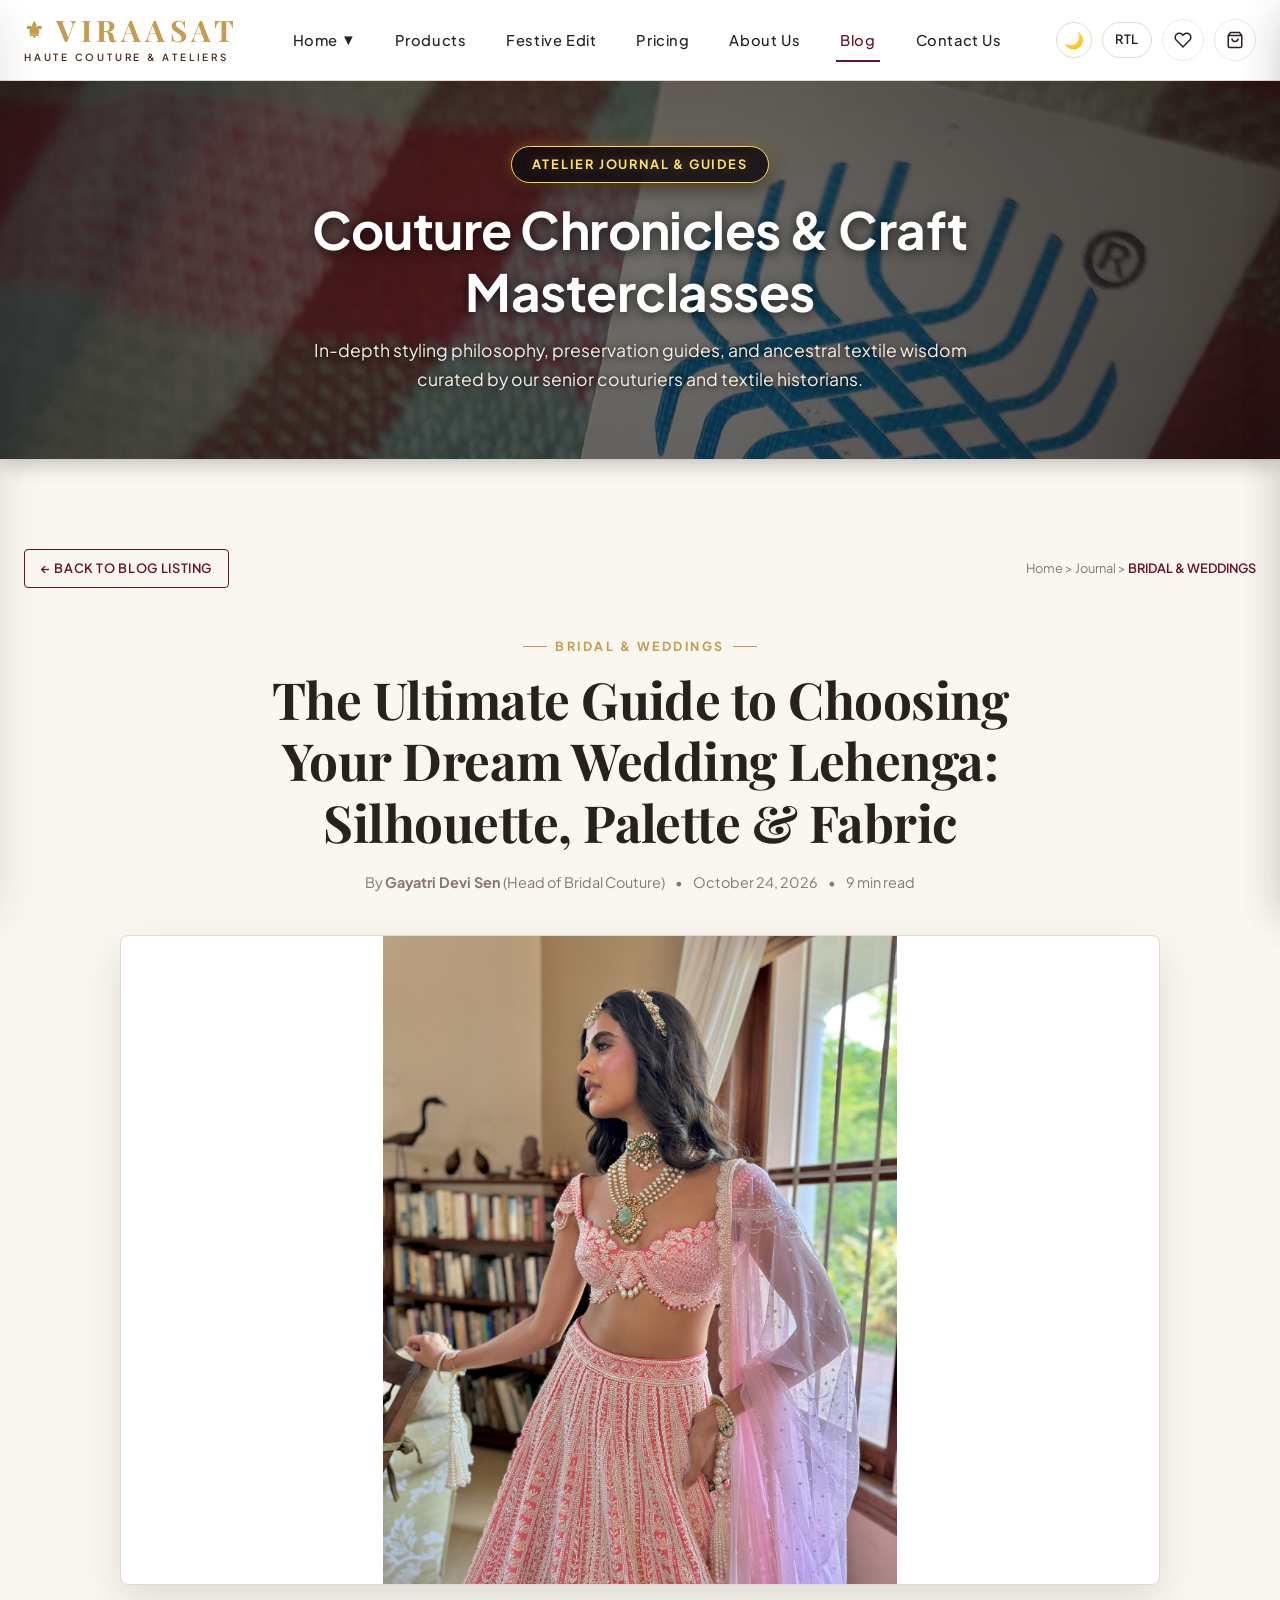
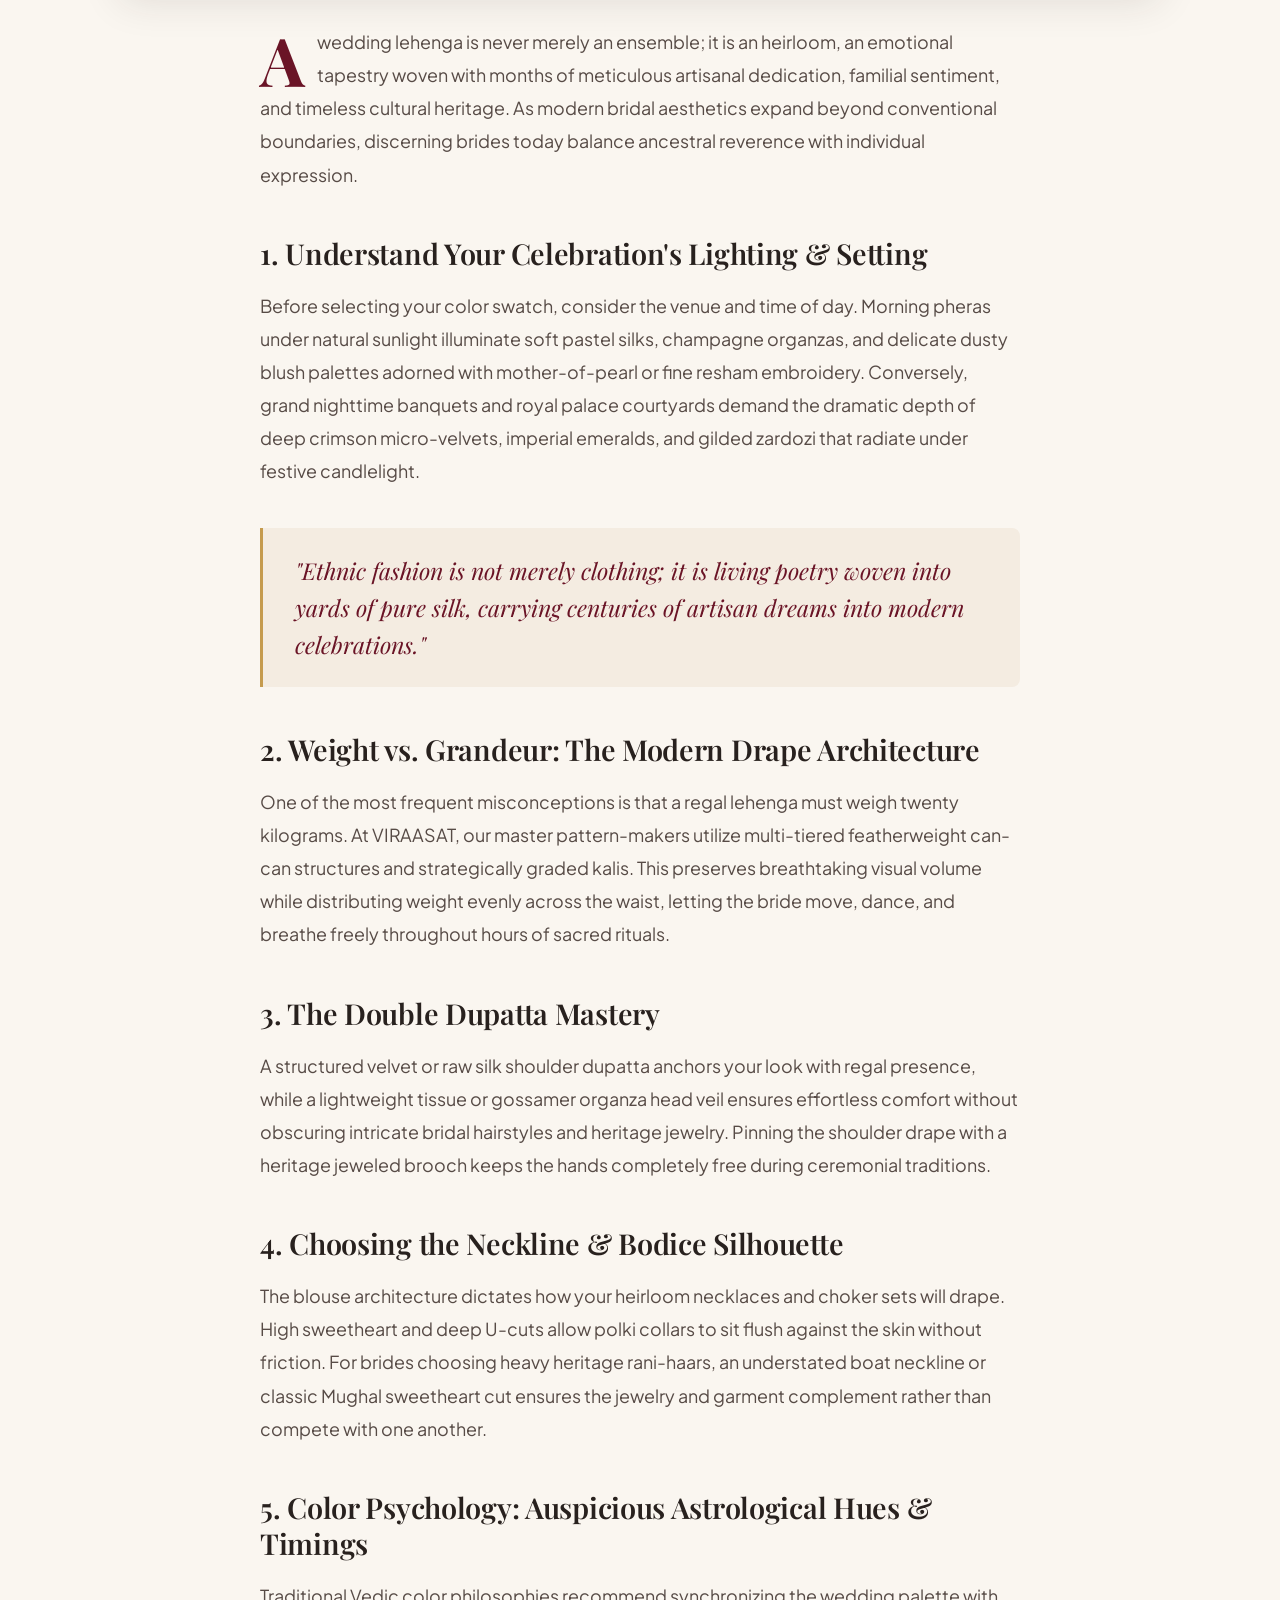
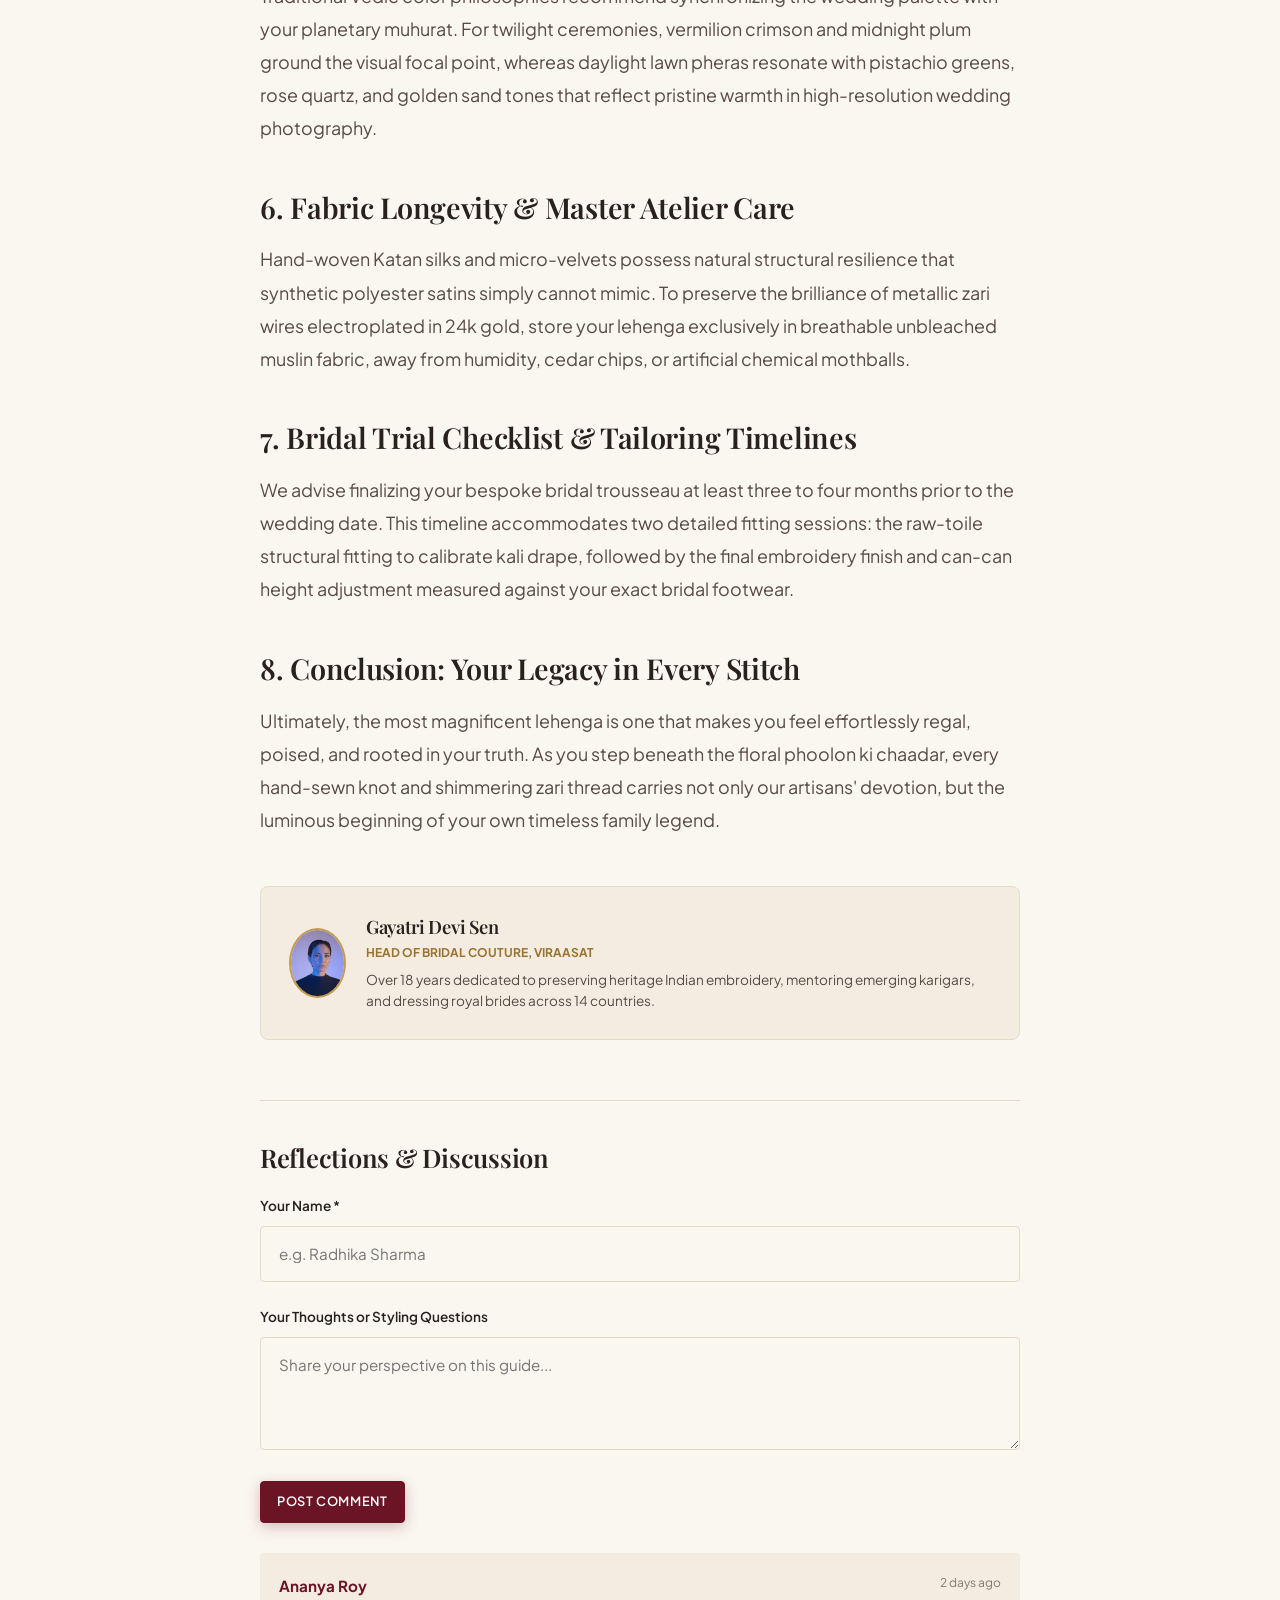
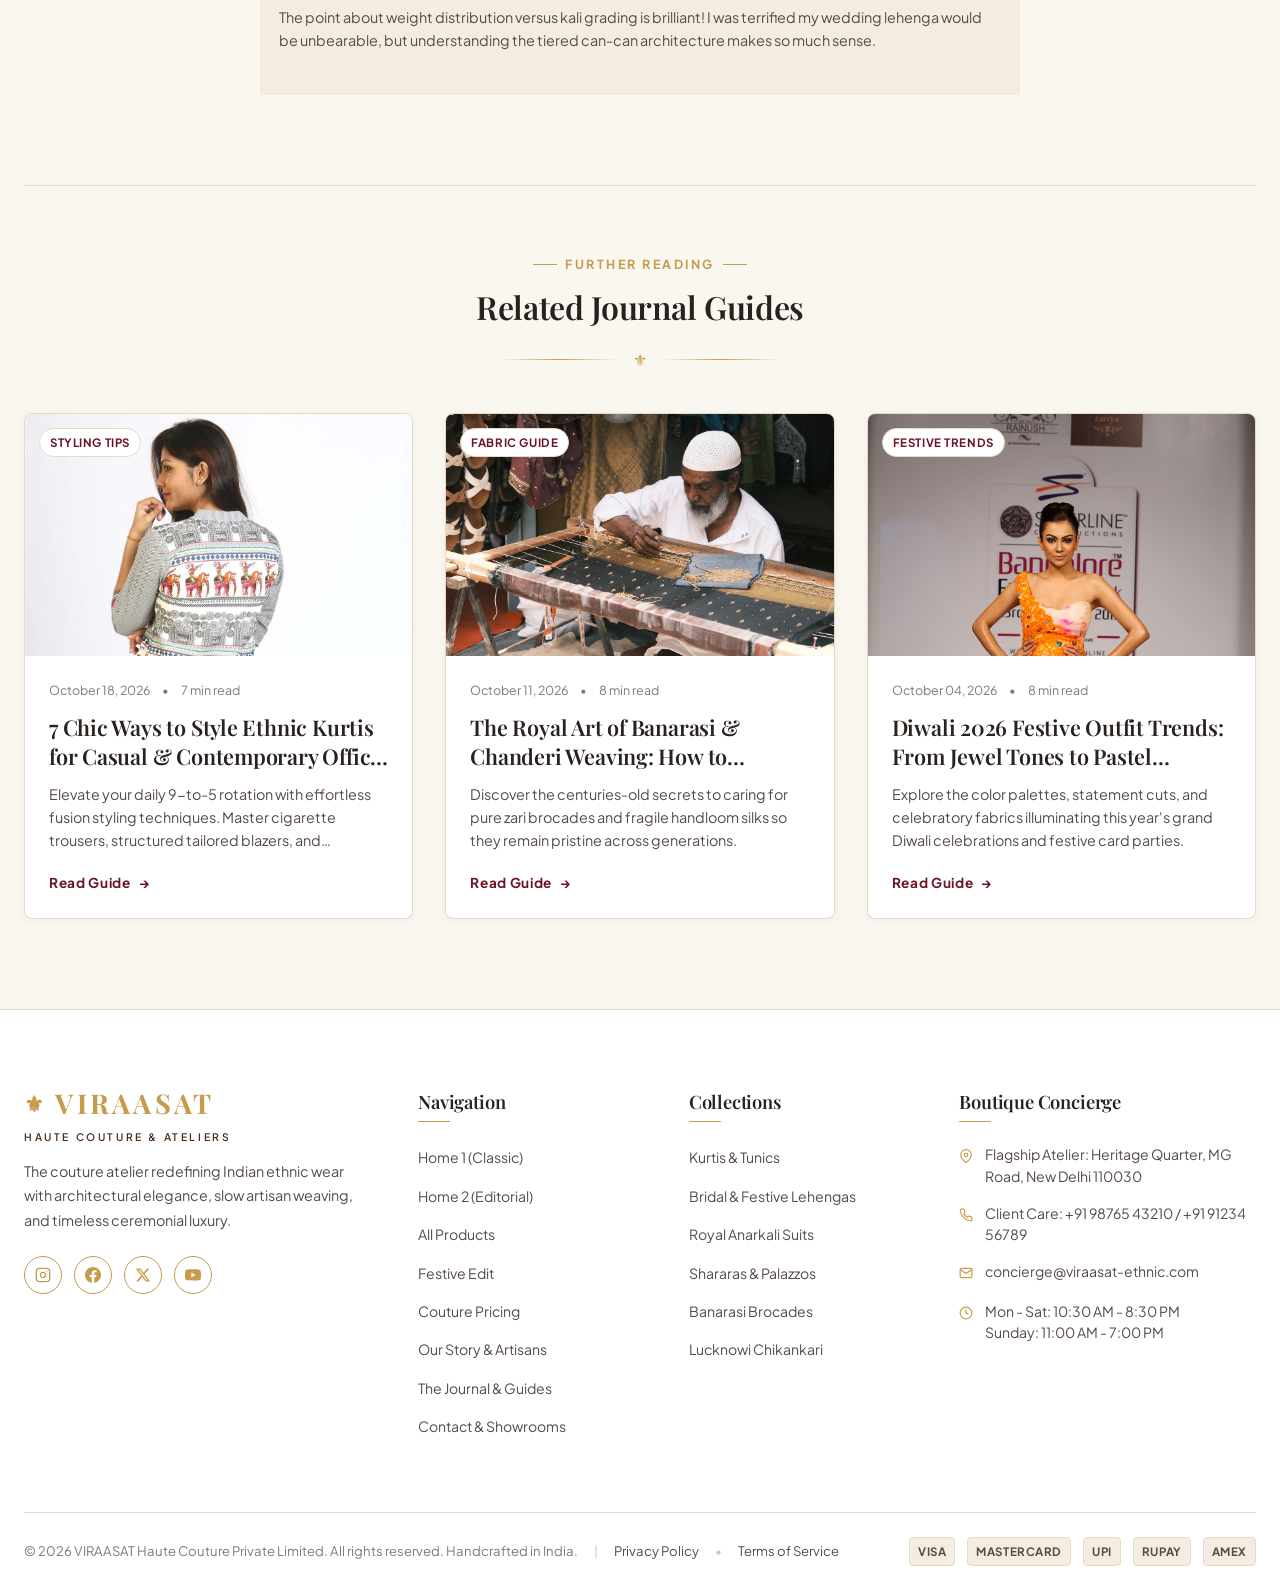
<file: blog-details.html>
﻿<!DOCTYPE html>
<html lang="en" dir="ltr" data-theme="light">
<head>
  <meta charset="UTF-8">
  <meta name="viewport" content="width=device-width, initial-scale=1.0">
  <meta name="description" content="In-depth couture styling guide and fabric exploration from VIRAASAT Haute Couture.">
  <title>Article Details | VIRAASAT Journal</title>
  <link rel="icon" type="image/svg+xml" href="images/favicon.svg">
  <link rel="stylesheet" href="css/style.css">
</head>
<body class="article-single-page">
  </div>
  </div>

  <!-- Main Navigation Header -->
  <header class="site-header">
    <div class="container">
      <nav class="navbar" aria-label="Main Navigation">
        <a href="index.html" class="brand-logo">
          <span class="brand-title"><span class="brand-symbol">⚜</span> VIRAASAT</span>
          <span class="brand-subtitle">Haute Couture &amp; Ateliers</span>
        </a>

        <!-- Main Navigation Links (Home is the ONLY dropdown) -->
        <ul class="nav-menu">
          <li class="nav-item dropdown">
            <a href="index.html" class="nav-link">
              Home <span class="nav-chevron">▼</span>
            </a>
            <div class="nav-dropdown">
              <a href="index.html" class="dropdown-link">
                <span>Home 1</span>
                <span class="dropdown-badge">Classic</span>
              </a>
              <a href="home-2.html" class="dropdown-link">
                <span>Home 2</span>
                <span class="dropdown-badge">Editorial</span>
              </a>
            </div>
          </li>
          <li class="nav-item">
            <a href="products.html" class="nav-link">Products</a>
          </li>
          <li class="nav-item">
            <a href="festive-edit.html" class="nav-link">Festive Edit</a>
          </li>
          <li class="nav-item">
            <a href="pricing.html" class="nav-link">Pricing</a>
          </li>
          <li class="nav-item">
            <a href="about.html" class="nav-link">About Us</a>
          </li>
          <li class="nav-item">
            <a href="blog.html" class="nav-link active">Blog</a>
          </li>
          <li class="nav-item">
            <a href="contact.html" class="nav-link">Contact Us</a>
          </li>
        </ul>

        <!-- Utilities -->
        <div class="header-actions">
          <button class="mode-toggle-btn" aria-label="Toggle Theme"><span>🌙</span></button>
          
          <button class="rtl-toggle-btn" aria-label="Toggle Direction"><span class="btn-text">RTL</span></button>

          <button class="action-btn wishlist-toggle-btn" aria-label="Wishlist">
            <svg width="18" height="18" viewBox="0 0 24 24" fill="none" stroke="currentColor" stroke-width="2">
              <path d="M20.84 4.61a5.5 5.5 0 0 0-7.78 0L12 5.67l-1.06-1.06a5.5 5.5 0 0 0-7.78 7.78l1.06 1.06L12 21.23l7.78-7.78 1.06-1.06a5.5 5.5 0 0 0 0-7.78z"></path>
            </svg>
            <span class="badge-count wishlist-badge" style="display:none;">0</span>
          </button>

          <button class="action-btn cart-toggle-btn" aria-label="Shopping Bag">
            <svg width="18" height="18" viewBox="0 0 24 24" fill="none" stroke="currentColor" stroke-width="2">
              <path d="M6 2L3 6v14a2 2 0 0 0 2 2h14a2 2 0 0 0 2-2V6l-3-4z"></path>
              <line x1="3" y1="6" x2="21" y2="6"></line>
              <path d="M16 10a4 4 0 0 1-8 0"></path>
            </svg>
            <span class="badge-count cart-badge" style="display:none;">0</span>
          </button>

          <button class="hamburger-btn" aria-label="Toggle Navigation Menu">
            <span></span>
            <span></span>
            <span></span>
          </button>
        </div>
      </nav>
    </div>

    <!-- Slide-Down Search Overlay -->
    <div class="search-overlay">
      <div class="container">
        <form class="search-form-inner">
          <span class="search-icon-inside">🔍</span>
          <input type="text" class="search-input-field" placeholder="Search blog guides, styling advice, fabric care..." aria-label="Search query">
          <button type="button" class="search-close-btn" aria-label="Close search">✕</button>
        </form>
      </div>
    </div>
  </header>

  <!-- Page Hero Banner -->
  <section class="page-hero-banner">
    <img src="images/hero_blog_detail.jpg" alt="VIRAASAT Couture Editorial Journal" class="page-hero-banner-bg">
    <div class="page-hero-banner-overlay"></div>
    <div class="container page-hero-banner-content">
      <span class="page-hero-banner-tag">Atelier Journal &amp; Guides</span>
      <h1 class="page-hero-banner-title">Couture Chronicles &amp; Craft Masterclasses</h1>
      <p class="page-hero-banner-desc">In-depth styling philosophy, preservation guides, and ancestral textile wisdom curated by our senior couturiers and textile historians.</p>
    </div>
  </section>

  <!-- Article Container -->
  <main class="section-padding">
    <div class="container">
      
      <!-- Back Navigation & Breadcrumb -->
      <div style="display:flex; justify-content:space-between; align-items:center; margin-bottom:30px;">
        <a href="blog.html" class="btn btn-outline btn-sm">
          ← Back to Blog Listing
        </a>
        <div style="font-size:0.8rem; color:var(--color-text-muted);">
          <a href="index.html">Home</a> &gt; <a href="blog.html">Journal</a> &gt; <span class="article-single-cat text-primary" style="font-weight:600;">Bridal</span>
        </div>
      </div>

      <!-- Article Header -->
      <header class="article-header">
        <span class="section-tag article-single-cat">BRIDAL &amp; WEDDINGS</span>
        <h1 class="article-single-title" style="font-size:clamp(2.2rem, 4vw, 3.2rem); margin-bottom:18px; line-height:1.2;">
          The Ultimate Guide to Choosing Your Dream Wedding Lehenga: Silhouette, Palette &amp; Fabric
        </h1>
        <div class="article-single-meta" style="font-size:0.9rem; color:var(--color-text-muted);">
          <!-- Dynamic meta inserted by js/blog.js -->
        </div>
      </header>

      <!-- Hero Image -->
      <div class="article-hero-img-wrap">
        <img src="images/blog_wedding_lehenga_guide.jpg" alt="Bridal Lehenga Atelier" class="article-single-hero-img">
      </div>

      <!-- Article Body Content -->
      <div class="article-body-wrapper">
        <div class="article-single-content">
          <!-- Rich Content injected by js/blog.js -->
        </div>

        <!-- Author Signature Card -->
        <div style="background:var(--bg-secondary); border:1px solid var(--color-border); border-radius:var(--radius-md); padding:28px; margin:50px 0; display:flex; gap:20px; align-items:center;">
          <img src="images/avatar_1.jpg" alt="Author Avatar" style="width:70px; height:70px; border-radius:50%; object-fit:cover; border:2px solid var(--color-gold);">
          <div>
            <h4 style="font-size:1.15rem; margin-bottom:4px;">Gayatri Devi Sen</h4>
            <div style="font-size:0.75rem; color:var(--color-gold-dark); font-weight:700; text-transform:uppercase; margin-bottom:6px;">Head of Bridal Couture, VIRAASAT</div>
            <p style="font-size:0.85rem; color:var(--color-text-secondary); line-height:1.5; margin:0;">
              Over 18 years dedicated to preserving heritage Indian embroidery, mentoring emerging karigars, and dressing royal brides across 14 countries.
            </p>
          </div>
        </div>

        <!-- Interactive Reader Comments Mockup -->
        <div style="margin-top:60px; border-top:1px solid var(--color-border); padding-top:40px;">
          <h3 style="font-size:1.6rem; margin-bottom:20px;">Reflections &amp; Discussion</h3>
          
          <form class="article-comment-form" style="margin-bottom:30px;">
            <div class="form-group">
              <label for="comment-name" class="form-label">Your Name *</label>
              <input type="text" id="comment-name" class="form-input" placeholder="e.g. Radhika Sharma" pattern="[a-zA-Z\s]+" title="Please enter letters and spaces only" oninput="this.value = this.value.replace(/[^a-zA-Z\s]/g, '')" required>
            </div>
            <div class="form-group">
              <label for="comment-msg" class="form-label">Your Thoughts or Styling Questions</label>
              <textarea id="comment-msg" class="form-textarea" rows="3" placeholder="Share your perspective on this guide..." required></textarea>
            </div>
            <button type="submit" class="btn btn-primary btn-sm">Post Comment</button>
          </form>

          <div class="article-comments-list">
            <div style="padding:18px; background:var(--bg-secondary); border-radius:var(--radius-sm); margin-bottom:16px; border:1px solid var(--color-border-light);">
              <div style="display:flex; justify-content:space-between; margin-bottom:6px;">
                <strong style="color:var(--color-primary); font-size:0.95rem;">Ananya Roy</strong>
                <span style="font-size:0.75rem; color:var(--color-text-muted);">2 days ago</span>
              </div>
              <p style="font-size:0.9rem; color:var(--color-text-secondary); line-height:1.6;">
                The point about weight distribution versus kali grading is brilliant! I was terrified my wedding lehenga would be unbearable, but understanding the tiered can-can architecture makes so much sense.
              </p>
            </div>
          </div>
        </div>

      </div>

      <!-- Related Articles Section -->
      <section style="margin-top:90px; border-top:1px solid var(--color-border); padding-top:60px;">
        <div class="text-center" style="margin-bottom:40px;">
          <span class="section-tag">Further Reading</span>
          <h2 style="font-size:2rem;">Related Journal Guides</h2>
          <div class="gold-divider"><span class="gold-divider-icon">⚜</span></div>
        </div>
        <div class="blog-grid related-articles-container">
          <!-- Rendered via js/blog.js -->
        </div>
      </section>

    </div>
  </main>

    <!-- Complete Boutique Footer -->
  <footer class="site-footer">
    <div class="container">
      <div class="footer-top-grid">
        <!-- Col 1: Brand -->
        <div class="footer-brand">
          <a href="index.html" class="brand-logo" style="margin-bottom:6px; display:inline-block;">
            <span class="brand-title" style="color:var(--color-gold);"><span class="brand-symbol">⚜</span> VIRAASAT</span>
          </a>
          <div class="footer-brand-subtitle">HAUTE COUTURE &amp; ATELIERS</div>
          <p class="footer-brand-desc" style="margin-top: 14px;">
            The couture atelier redefining Indian ethnic wear with architectural elegance, slow artisan weaving, and timeless ceremonial luxury.
          </p>
          <div class="footer-social-row">
            <a href="https://instagram.com" target="_blank" rel="noopener noreferrer" class="footer-social-link" aria-label="Instagram">
              <svg width="16" height="16" viewBox="0 0 24 24" fill="none" stroke="currentColor" stroke-width="2" stroke-linecap="round" stroke-linejoin="round" aria-hidden="true"><rect x="2" y="2" width="20" height="20" rx="5" ry="5"></rect><path d="M16 11.37A4 4 0 1 1 12.63 8 4 4 0 0 1 16 11.37z"></path><line x1="17.5" y1="6.5" x2="17.51" y2="6.5"></line></svg>
            </a>
            <a href="https://facebook.com" target="_blank" rel="noopener noreferrer" class="footer-social-link" aria-label="Facebook">
              <svg width="16" height="16" viewBox="0 0 24 24" fill="currentColor" aria-hidden="true"><path d="M24 12.073c0-6.627-5.373-12-12-12s-12 5.373-12 12c0 5.99 4.388 10.954 10.125 11.854v-8.385H7.078v-3.47h3.047V9.43c0-3.007 1.792-4.669 4.533-4.669 1.312 0 2.686.235 2.686.235v2.953H15.83c-1.491 0-1.956.925-1.956 1.874v2.25h3.328l-.532 3.47h-2.796v8.385C19.612 23.027 24 18.062 24 12.073z"/></svg>
            </a>
            <a href="https://twitter.com" target="_blank" rel="noopener noreferrer" class="footer-social-link" aria-label="X (formerly Twitter)">
              <svg width="15" height="15" viewBox="0 0 24 24" fill="currentColor" aria-hidden="true"><path d="M18.244 2.25h3.308l-7.227 8.26 8.502 11.24H16.17l-5.214-6.817L4.99 21.75H1.68l7.73-8.835L1.254 2.25H8.08l4.713 6.231zm-1.161 17.52h1.833L7.084 4.126H5.117z"/></svg>
            </a>
            <a href="https://youtube.com" target="_blank" rel="noopener noreferrer" class="footer-social-link" aria-label="YouTube">
              <svg width="16" height="16" viewBox="0 0 24 24" fill="currentColor" aria-hidden="true"><path d="M23.498 6.186a3.016 3.016 0 0 0-2.122-2.136C19.505 3.545 12 3.545 12 3.545s-7.505 0-9.377.505A3.017 3.017 0 0 0 .502 6.186C0 8.07 0 12 0 12s0 3.93.502 5.814a3.016 3.016 0 0 0 2.122 2.136c1.871.505 9.376.505 9.376.505s7.505 0 9.377-.505a3.015 3.015 0 0 0 2.122-2.136C24 15.93 24 12 24 12s0-3.93-.502-5.814zM9.545 15.568V8.432L15.818 12l-6.273 3.568z"/></svg>
            </a>
          </div>
        </div>

        <!-- Col 2: Navigation Links -->
        <div>
          <h4 class="footer-col-title">Navigation</h4>
          <ul class="footer-links-list">
            <li><a href="index.html" class="footer-link">Home 1 (Classic)</a></li>
            <li><a href="home-2.html" class="footer-link">Home 2 (Editorial)</a></li>
            <li><a href="products.html" class="footer-link">All Products</a></li>
            <li><a href="festive-edit.html" class="footer-link">Festive Edit</a></li>
            <li><a href="pricing.html" class="footer-link">Couture Pricing</a></li>
            <li><a href="about.html" class="footer-link">Our Story &amp; Artisans</a></li>
            <li><a href="blog.html" class="footer-link">The Journal &amp; Guides</a></li>
            <li><a href="contact.html" class="footer-link">Contact &amp; Showrooms</a></li>
          </ul>
        </div>

        <!-- Col 3: Product Categories -->
        <div>
          <h4 class="footer-col-title">Collections</h4>
          <ul class="footer-links-list">
            <li><a href="products.html?category=kurtis" class="footer-link">Kurtis &amp; Tunics</a></li>
            <li><a href="products.html?category=lehengas" class="footer-link">Bridal &amp; Festive Lehengas</a></li>
            <li><a href="products.html?category=suits" class="footer-link">Royal Anarkali Suits</a></li>
            <li><a href="products.html?category=suits&subcategory=Palazzo" class="footer-link">Shararas &amp; Palazzos</a></li>
            <li><a href="festive-edit.html" class="footer-link">Banarasi Brocades</a></li>
            <li><a href="products.html?category=kurtis&subcategory=Embroidered" class="footer-link">Lucknowi Chikankari</a></li>
          </ul>
        </div>

                <!-- Col 4: Boutique Concierge -->
        <div>
          <h4 class="footer-col-title">Boutique Concierge</h4>
          <div class="footer-contact-item">
            <span class="footer-contact-icon"><svg width="14" height="14" viewBox="0 0 24 24" fill="none" stroke="currentColor" stroke-width="2"><path d="M21 10c0 7-9 13-9 13s-9-6-9-13a9 9 0 0 1 18 0z"></path><circle cx="12" cy="10" r="3"></circle></svg></span>
            <span>Flagship Atelier: Heritage Quarter, MG Road, New Delhi 110030</span>
          </div>
          <div class="footer-contact-item">
            <span class="footer-contact-icon"><svg width="14" height="14" viewBox="0 0 24 24" fill="none" stroke="currentColor" stroke-width="2"><path d="M22 16.92v3a2 2 0 0 1-2.18 2 19.79 19.79 0 0 1-8.63-3.07 19.5 19.5 0 0 1-6-6 19.79 19.79 0 0 1-3.07-8.67A2 2 0 0 1 4.11 2h3a2 2 0 0 1 2 1.72 12.84 12.84 0 0 0 .7 2.81 2 2 0 0 1-.45 2.11L8.09 9.91a16 16 0 0 0 6 6l1.27-1.27a2 2 0 0 1 2.11-.45 12.84 12.84 0 0 0 2.81.7A2 2 0 0 1 22 16.92z"></path></svg></span>
            <span>Client Care: +91 98765 43210 / +91 91234 56789</span>
          </div>
          <div class="footer-contact-item">
            <span class="footer-contact-icon"><svg width="14" height="14" viewBox="0 0 24 24" fill="none" stroke="currentColor" stroke-width="2"><path d="M4 4h16c1.1 0 2 .9 2 2v12c0 1.1-.9 2-2 2H4c-1.1 0-2-.9-2-2V6c0-1.1.9-2 2-2z"></path><polyline points="22,6 12,13 2,6"></polyline></svg></span>
            <span>concierge@viraasat-ethnic.com</span>
          </div>
          <div class="footer-contact-item">
            <span class="footer-contact-icon"><svg width="14" height="14" viewBox="0 0 24 24" fill="none" stroke="currentColor" stroke-width="2"><circle cx="12" cy="12" r="10"></circle><polyline points="12 6 12 12 16 14"></polyline></svg></span>
            <span>Mon - Sat: 10:30 AM - 8:30 PM<br>Sunday: 11:00 AM - 7:00 PM</span>
          </div>
        </div>
      </div>

      <!-- Footer Bottom Bar -->
      <div class="footer-bottom-bar">
        <div style="display:flex; flex-wrap:wrap; gap:16px; align-items:center;">
          <span>© 2026 VIRAASAT Haute Couture Private Limited. All rights reserved. Handcrafted in India.</span>
          <span style="opacity:0.4;">|</span>
          <a href="privacy.html" class="footer-policy-link">Privacy Policy</a>
          <span style="opacity:0.4;">•</span>
          <a href="terms.html" class="footer-policy-link">Terms of Service</a>
        </div>
        <div class="footer-payment-badges">
          <span class="payment-chip">VISA</span>
          <span class="payment-chip">MASTERCARD</span>
          <span class="payment-chip">UPI</span>
          <span class="payment-chip">RUPAY</span>
          <span class="payment-chip">AMEX</span>
        </div>
      </div>
    </div>
  </footer>

  <!-- Drawers & Modals -->
  <div class="side-drawer wishlist-drawer" aria-label="Saved Wishlist Items">
    <div class="drawer-header">
      <h3>Your Curated Wishlist</h3>
      <button class="action-btn wishlist-close-btn" aria-label="Close wishlist">✕</button>
    </div>
    <div class="drawer-body wishlist-items-container"></div>
  </div>

  <div class="side-drawer cart-drawer" aria-label="Shopping Bag">
    <div class="drawer-header">
      <h3>Your Shopping Bag</h3>
      <button class="action-btn cart-close-btn" aria-label="Close shopping bag">✕</button>
    </div>
    <div class="drawer-body cart-items-container"></div>
    <div class="drawer-footer">
      <div style="display:flex; justify-content:space-between; font-weight:700; margin-bottom:16px;">
        <span>Subtotal</span>
        <span class="cart-subtotal-val">₹0</span>
      </div>
      <button class="btn btn-primary btn-lg cart-checkout-btn" style="width:100%;">Proceed to Checkout</button>
    </div>
  </div>

  <div class="mobile-nav-drawer" aria-label="Mobile Menu">
    <div class="mobile-nav-header">
      <span class="brand-title" style="font-size:1.4rem;"><span class="brand-symbol">⚜</span> VIRAASAT</span>
      <button class="action-btn mobile-nav-close" aria-label="Close menu">✕</button>
    </div>
    <div class="mobile-nav-body">
      <ul class="mobile-nav-list">
        <li>
          <a href="#" class="mobile-nav-link mobile-home-toggle">
            <span>Home</span>
            <span class="nav-chevron">▼</span>
          </a>
          <div class="mobile-home-sublist">
            <a href="index.html" class="mobile-nav-sublink">Home 1 (Classic)</a>
            <a href="home-2.html" class="mobile-nav-sublink">Home 2 (Editorial)</a>
          </div>
        </li>
        <li><a href="products.html" class="mobile-nav-link">Products</a></li>
        <li><a href="festive-edit.html" class="mobile-nav-link">Festive Edit</a></li>
        <li><a href="pricing.html" class="mobile-nav-link">Pricing</a></li>
        <li><a href="about.html" class="mobile-nav-link">About Us</a></li>
        <li><a href="blog.html" class="mobile-nav-link" style="color:var(--color-primary); font-weight:700;">Blog</a></li>
        <li><a href="contact.html" class="mobile-nav-link">Contact Us</a></li>
      </ul>
    </div>
  </div>

  <div class="drawer-backdrop"></div>

  <div class="modal-overlay quickview-modal" aria-hidden="true">
    <div class="modal-content-box">
      <button class="modal-close-btn" aria-label="Close modal">✕</button>
      <div class="quickview-body"></div>
    </div>
  </div>

  <div class="toast-container"></div>

  <!-- Scripts -->
  <script src="js/data.js"></script>
  <script src="js/main.js"></script>
  <script src="js/blog.js"></script>
</body>
</html>
</file>
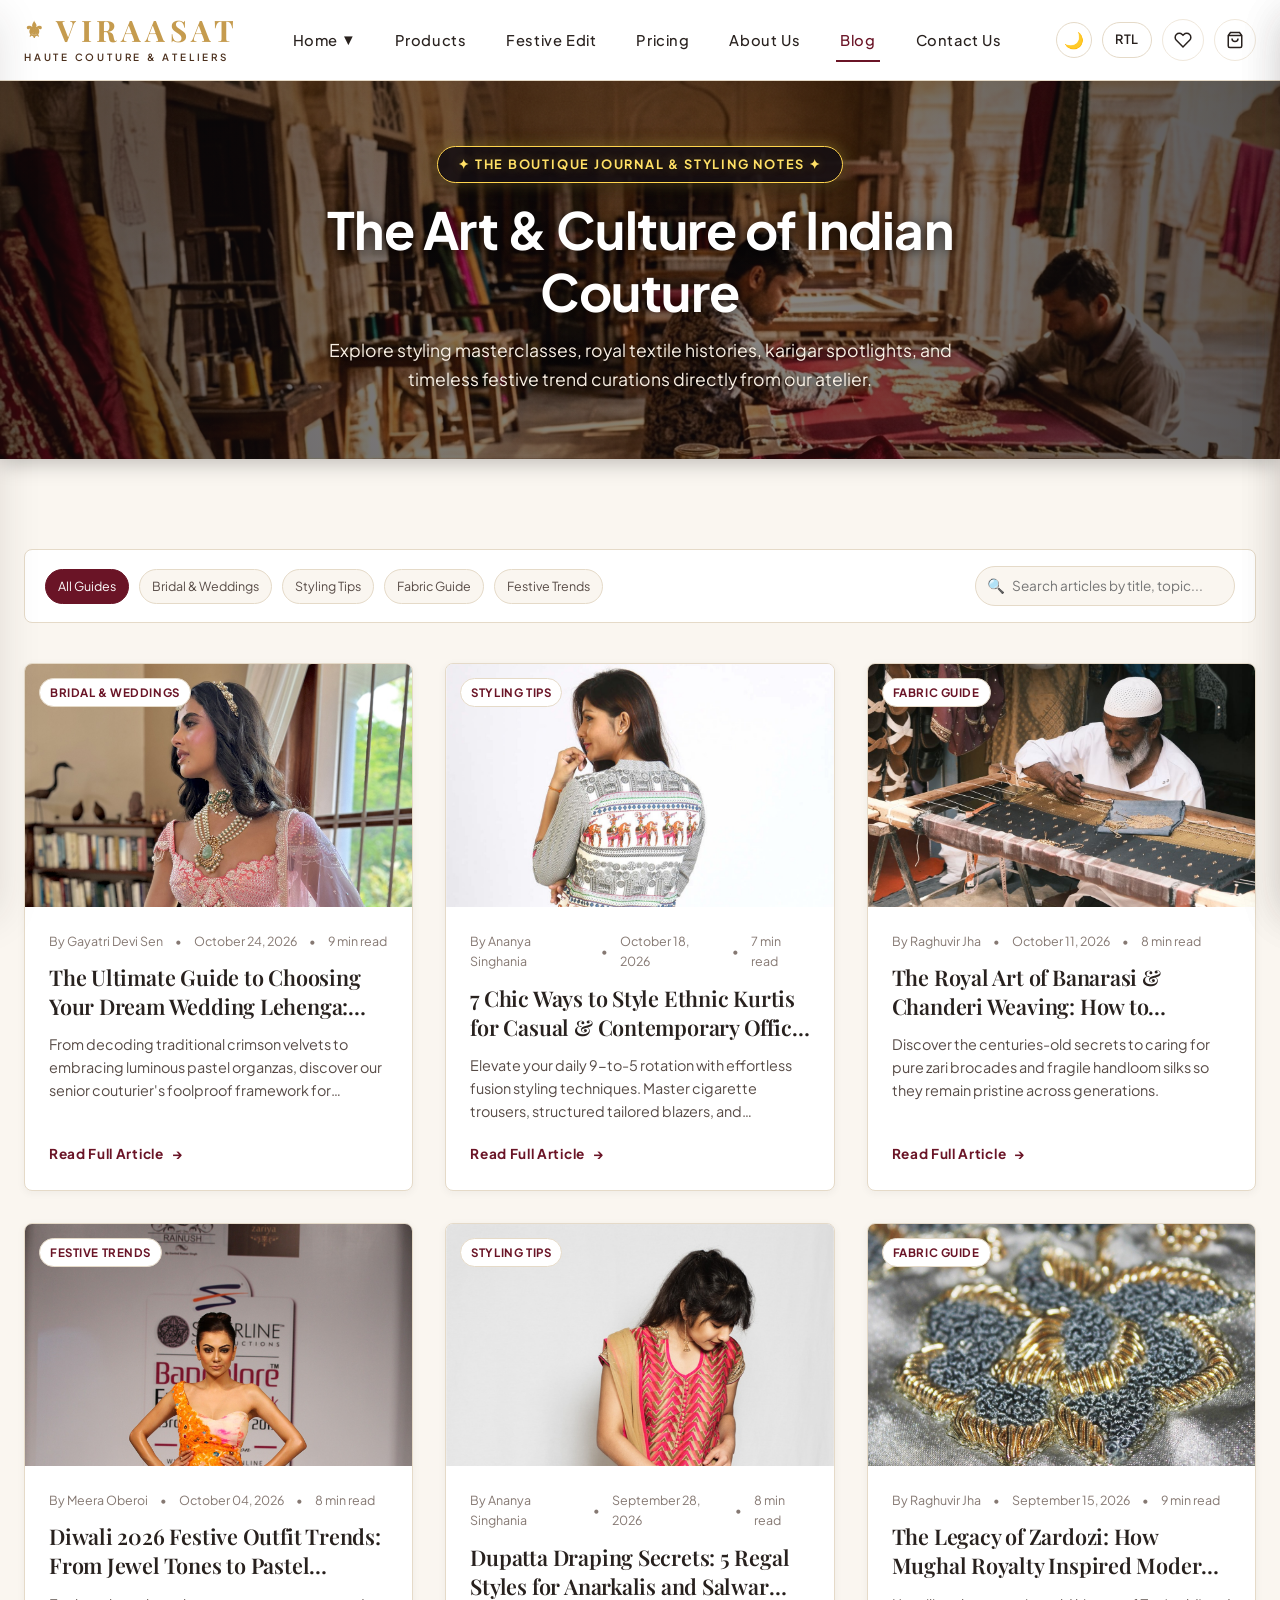
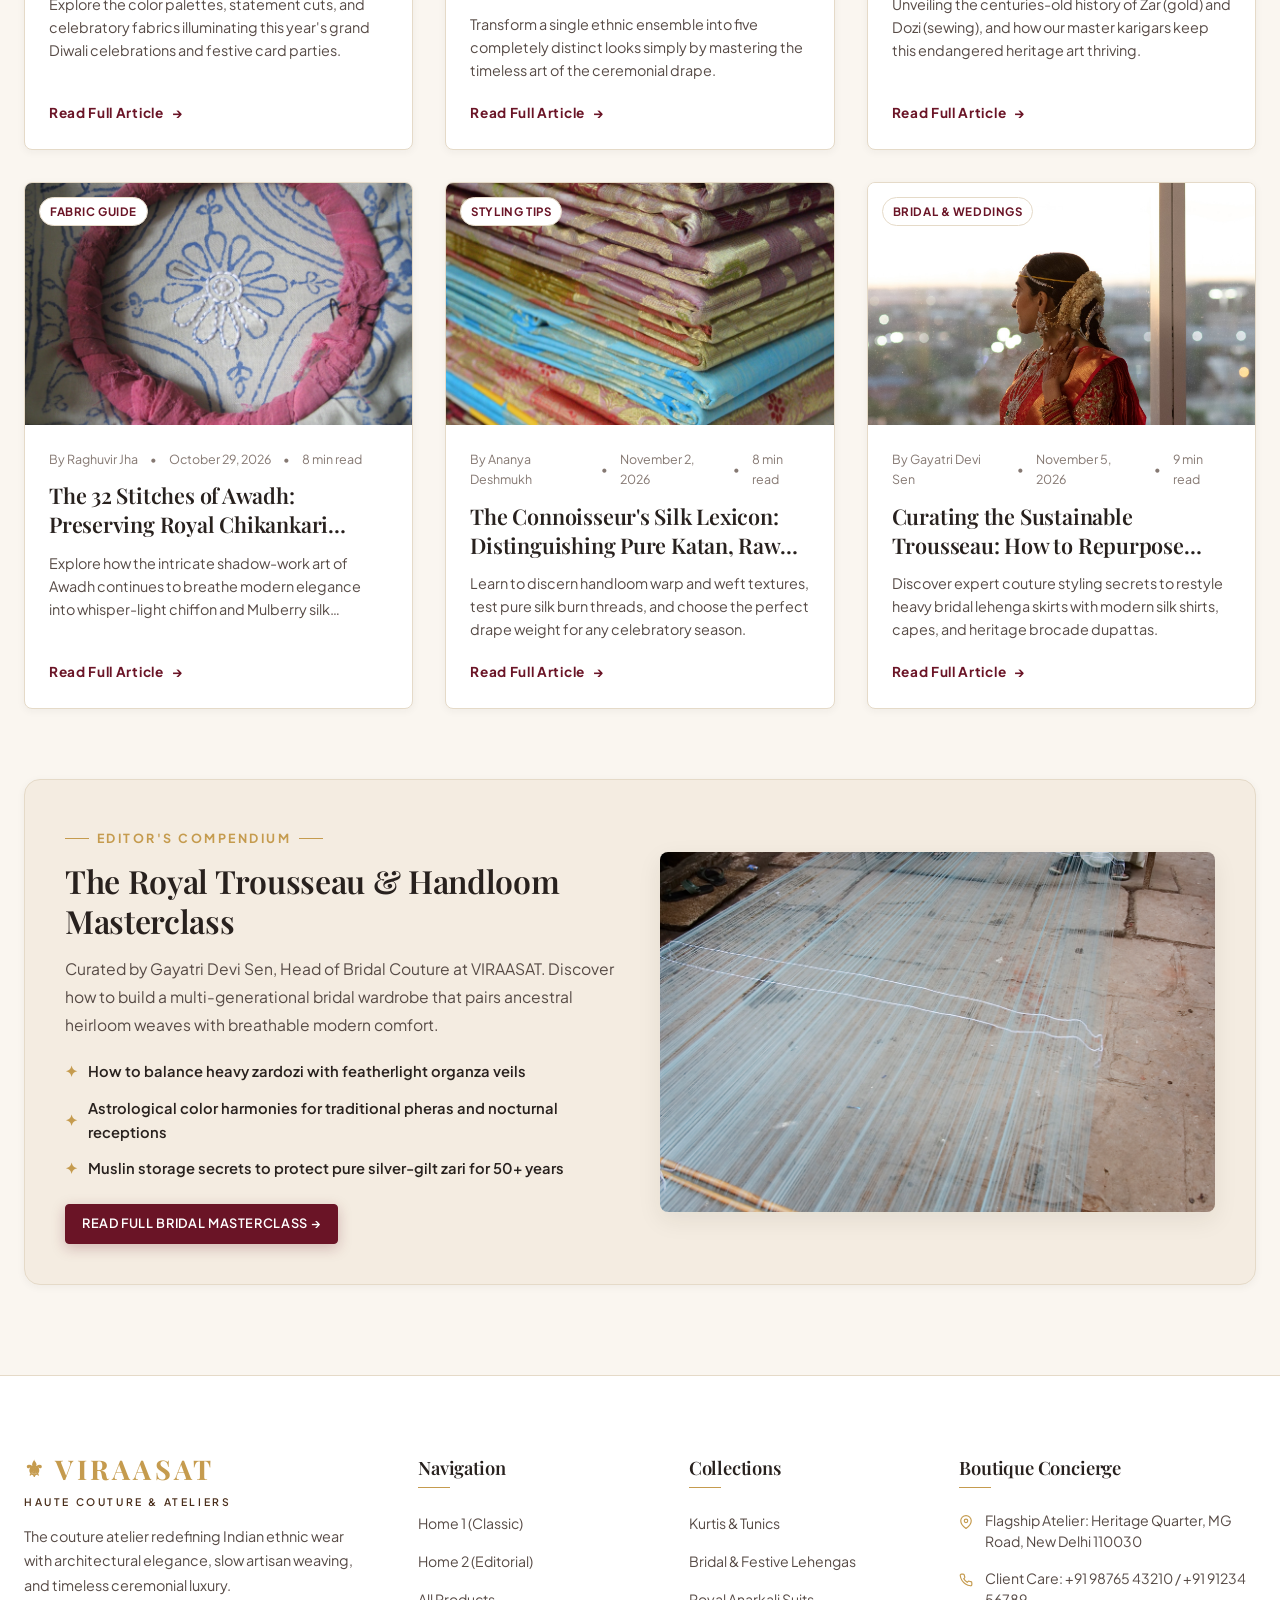
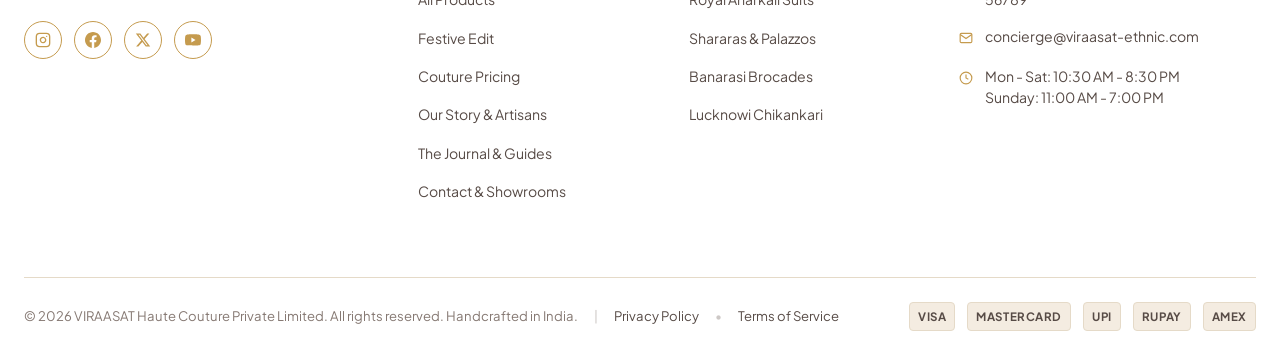
<file: blog.html>
﻿<!DOCTYPE html>
<html lang="en" dir="ltr" data-theme="light">
<head>
  <meta charset="UTF-8">
  <meta name="viewport" content="width=device-width, initial-scale=1.0">
  <meta name="description" content="Explore styling guides, bridal lehenga tips, handloom fabric care, and ethnic wear trends from the couturiers at VIRAASAT.">
  <title>The Journal &amp; Styling Guides | VIRAASAT</title>
  <link rel="icon" type="image/svg+xml" href="images/favicon.svg">
  <link rel="stylesheet" href="css/style.css">
</head>
<body>

<!-- Main Navigation Header -->
  <header class="site-header">
    <div class="container">
      <nav class="navbar" aria-label="Main Navigation">
        <a href="index.html" class="brand-logo">
          <span class="brand-title"><span class="brand-symbol">⚜</span> VIRAASAT</span>
          <span class="brand-subtitle">Haute Couture &amp; Ateliers</span>
        </a>

        <!-- Main Navigation Links (Home is the ONLY dropdown) -->
        <ul class="nav-menu">
          <li class="nav-item dropdown">
            <a href="index.html" class="nav-link">
              Home <span class="nav-chevron">▼</span>
            </a>
            <div class="nav-dropdown">
              <a href="index.html" class="dropdown-link">
                <span>Home 1</span>
                <span class="dropdown-badge">Classic</span>
              </a>
              <a href="home-2.html" class="dropdown-link">
                <span>Home 2</span>
                <span class="dropdown-badge">Editorial</span>
              </a>
            </div>
          </li>
          <li class="nav-item">
            <a href="products.html" class="nav-link">Products</a>
          </li>
          <li class="nav-item">
            <a href="festive-edit.html" class="nav-link">Festive Edit</a>
          </li>
          <li class="nav-item">
            <a href="pricing.html" class="nav-link">Pricing</a>
          </li>
          <li class="nav-item">
            <a href="about.html" class="nav-link">About Us</a>
          </li>
          <li class="nav-item">
            <a href="blog.html" class="nav-link active">Blog</a>
          </li>
          <li class="nav-item">
            <a href="contact.html" class="nav-link">Contact Us</a>
          </li>
        </ul>

        <!-- Utilities -->
        <div class="header-actions">
          <button class="mode-toggle-btn" aria-label="Toggle Theme"><span>🌙</span></button>
          
          <button class="rtl-toggle-btn" aria-label="Toggle Direction"><span class="btn-text">RTL</span></button>

          <button class="action-btn wishlist-toggle-btn" aria-label="Wishlist">
            <svg width="18" height="18" viewBox="0 0 24 24" fill="none" stroke="currentColor" stroke-width="2">
              <path d="M20.84 4.61a5.5 5.5 0 0 0-7.78 0L12 5.67l-1.06-1.06a5.5 5.5 0 0 0-7.78 7.78l1.06 1.06L12 21.23l7.78-7.78 1.06-1.06a5.5 5.5 0 0 0 0-7.78z"></path>
            </svg>
            <span class="badge-count wishlist-badge" style="display:none;">0</span>
          </button>

          <button class="action-btn cart-toggle-btn" aria-label="Shopping Bag">
            <svg width="18" height="18" viewBox="0 0 24 24" fill="none" stroke="currentColor" stroke-width="2">
              <path d="M6 2L3 6v14a2 2 0 0 0 2 2h14a2 2 0 0 0 2-2V6l-3-4z"></path>
              <line x1="3" y1="6" x2="21" y2="6"></line>
              <path d="M16 10a4 4 0 0 1-8 0"></path>
            </svg>
            <span class="badge-count cart-badge" style="display:none;">0</span>
          </button>

          <button class="hamburger-btn" aria-label="Toggle Navigation Menu">
            <span></span>
            <span></span>
            <span></span>
          </button>
        </div>
      </nav>
    </div>

    <!-- Slide-Down Search Overlay -->
    <div class="search-overlay">
      <div class="container">
        <form class="search-form-inner">
          <span class="search-icon-inside">🔍</span>
          <input type="text" class="search-input-field" placeholder="Search blog guides, styling advice, fabric care..." aria-label="Search query">
          <button type="button" class="search-close-btn" aria-label="Close search">✕</button>
        </form>
      </div>
    </div>
  </header>

  <!-- Page Banner -->
  <section class="page-hero-banner">
    <img src="images/hero_blog.jpg" alt="VIRAASAT Couture Fashion Editorial Journal" class="page-hero-banner-bg">
    <div class="page-hero-banner-overlay"></div>
    <div class="container page-hero-banner-content">
      <span class="page-hero-banner-tag">✦ The Boutique Journal &amp; Styling Notes ✦</span>
      <h1 class="page-hero-banner-title">The Art &amp; Culture of Indian Couture</h1>
      <p class="page-hero-banner-desc">
        Explore styling masterclasses, royal textile histories, karigar spotlights, and timeless festive trend curations directly from our atelier.
      </p>
    </div>
  </section>

  <!-- Main Content (Blog Listing + Filter Bar) -->
  <main class="section-padding">
    <div class="container">
      
      <!-- Filter and Search Controls -->
      <div class="catalog-toolbar" style="margin-bottom: 40px;">
        <div style="display:flex; gap:10px; flex-wrap:wrap;">
          <button class="subcat-pill active blog-filter-btn" data-category="all">All Guides</button>
          <button class="subcat-pill blog-filter-btn" data-category="Bridal &amp; Weddings">Bridal &amp; Weddings</button>
          <button class="subcat-pill blog-filter-btn" data-category="Styling Tips">Styling Tips</button>
          <button class="subcat-pill blog-filter-btn" data-category="Fabric Guide">Fabric Guide</button>
          <button class="subcat-pill blog-filter-btn" data-category="Festive Trends">Festive Trends</button>
        </div>

        <div class="catalog-search-inline">
          <span class="catalog-search-icon">🔍</span>
          <input type="text" class="catalog-search-input blog-search-input" placeholder="Search articles by title, topic..." aria-label="Search articles">
        </div>
      </div>

      <!-- Articles Grid (Rendered via js/blog.js) -->
      <div class="blog-grid blog-listing-container">
        <!-- Injected via js/blog.js -->
      </div>

      <!-- Empty State -->
      <div class="catalog-empty-state blog-empty-state">
        <div class="catalog-empty-icon">📖</div>
        <h3 style="font-family:var(--font-serif); font-size:1.6rem; margin-bottom:8px;">No Journal Articles Found</h3>
        <p style="font-size:0.95rem; color:var(--color-text-secondary); max-width:440px; margin:0 auto 24px;">
          Try searching with different terms or select "All Guides" to view our complete archive.
        </p>
        <button class="btn btn-primary" onclick="location.reload()">Reset Search</button>
      </div>

      <!-- Editor's Curated Reading Spotlight (Rich Content Addition) -->
      <section style="margin-top:70px; background:var(--bg-secondary); border-radius:var(--radius-lg); border:1px solid var(--color-border); padding:40px; box-shadow:var(--shadow-sm);">
        <div style="display:grid; grid-template-columns: 1fr 1fr; gap:40px; align-items:center;">
          <div>
            <span class="section-tag">Editor's Compendium</span>
            <h2 style="font-size:2rem; margin-bottom:14px;">The Royal Trousseau &amp; Handloom Masterclass</h2>
            <p style="font-size:0.98rem; color:var(--color-text-secondary); line-height:1.8; margin-bottom:20px;">
              Curated by Gayatri Devi Sen, Head of Bridal Couture at VIRAASAT. Discover how to build a multi-generational bridal wardrobe that pairs ancestral heirloom weaves with breathable modern comfort.
            </p>
            <div style="display:flex; flex-direction:column; gap:12px; margin-bottom:24px;">
              <div style="display:flex; align-items:center; gap:10px; font-size:0.92rem; font-weight:600;">
                <span style="color:var(--color-gold);">✦</span> How to balance heavy zardozi with featherlight organza veils
              </div>
              <div style="display:flex; align-items:center; gap:10px; font-size:0.92rem; font-weight:600;">
                <span style="color:var(--color-gold);">✦</span> Astrological color harmonies for traditional pheras and nocturnal receptions
              </div>
              <div style="display:flex; align-items:center; gap:10px; font-size:0.92rem; font-weight:600;">
                <span style="color:var(--color-gold);">✦</span> Muslin storage secrets to protect pure silver-gilt zari for 50+ years
              </div>
            </div>
            <a href="blog-details.html?id=choosing-wedding-lehenga" class="btn btn-primary btn-sm">Read Full Bridal Masterclass →</a>
          </div>
          <div>
            <img src="images/blog_editor_trousseau_compendium.jpg" alt="Bridal Masterclass Spotlight" style="width:100%; height:360px; object-fit:cover; border-radius:var(--radius-md); box-shadow:var(--shadow-md);">
          </div>
        </div>
      </section>

    </div>
  </main>

    <!-- Complete Boutique Footer -->
  <footer class="site-footer">
    <div class="container">
      <div class="footer-top-grid">
        <!-- Col 1: Brand -->
        <div class="footer-brand">
          <a href="index.html" class="brand-logo" style="margin-bottom:6px; display:inline-block;">
            <span class="brand-title" style="color:var(--color-gold);"><span class="brand-symbol">⚜</span> VIRAASAT</span>
          </a>
          <div class="footer-brand-subtitle">HAUTE COUTURE &amp; ATELIERS</div>
          <p class="footer-brand-desc" style="margin-top: 14px;">
            The couture atelier redefining Indian ethnic wear with architectural elegance, slow artisan weaving, and timeless ceremonial luxury.
          </p>
          <div class="footer-social-row">
            <a href="https://instagram.com" target="_blank" rel="noopener noreferrer" class="footer-social-link" aria-label="Instagram">
              <svg width="16" height="16" viewBox="0 0 24 24" fill="none" stroke="currentColor" stroke-width="2" stroke-linecap="round" stroke-linejoin="round" aria-hidden="true"><rect x="2" y="2" width="20" height="20" rx="5" ry="5"></rect><path d="M16 11.37A4 4 0 1 1 12.63 8 4 4 0 0 1 16 11.37z"></path><line x1="17.5" y1="6.5" x2="17.51" y2="6.5"></line></svg>
            </a>
            <a href="https://facebook.com" target="_blank" rel="noopener noreferrer" class="footer-social-link" aria-label="Facebook">
              <svg width="16" height="16" viewBox="0 0 24 24" fill="currentColor" aria-hidden="true"><path d="M24 12.073c0-6.627-5.373-12-12-12s-12 5.373-12 12c0 5.99 4.388 10.954 10.125 11.854v-8.385H7.078v-3.47h3.047V9.43c0-3.007 1.792-4.669 4.533-4.669 1.312 0 2.686.235 2.686.235v2.953H15.83c-1.491 0-1.956.925-1.956 1.874v2.25h3.328l-.532 3.47h-2.796v8.385C19.612 23.027 24 18.062 24 12.073z"/></svg>
            </a>
            <a href="https://twitter.com" target="_blank" rel="noopener noreferrer" class="footer-social-link" aria-label="X (formerly Twitter)">
              <svg width="15" height="15" viewBox="0 0 24 24" fill="currentColor" aria-hidden="true"><path d="M18.244 2.25h3.308l-7.227 8.26 8.502 11.24H16.17l-5.214-6.817L4.99 21.75H1.68l7.73-8.835L1.254 2.25H8.08l4.713 6.231zm-1.161 17.52h1.833L7.084 4.126H5.117z"/></svg>
            </a>
            <a href="https://youtube.com" target="_blank" rel="noopener noreferrer" class="footer-social-link" aria-label="YouTube">
              <svg width="16" height="16" viewBox="0 0 24 24" fill="currentColor" aria-hidden="true"><path d="M23.498 6.186a3.016 3.016 0 0 0-2.122-2.136C19.505 3.545 12 3.545 12 3.545s-7.505 0-9.377.505A3.017 3.017 0 0 0 .502 6.186C0 8.07 0 12 0 12s0 3.93.502 5.814a3.016 3.016 0 0 0 2.122 2.136c1.871.505 9.376.505 9.376.505s7.505 0 9.377-.505a3.015 3.015 0 0 0 2.122-2.136C24 15.93 24 12 24 12s0-3.93-.502-5.814zM9.545 15.568V8.432L15.818 12l-6.273 3.568z"/></svg>
            </a>
          </div>
        </div>

        <!-- Col 2: Navigation Links -->
        <div>
          <h4 class="footer-col-title">Navigation</h4>
          <ul class="footer-links-list">
            <li><a href="index.html" class="footer-link">Home 1 (Classic)</a></li>
            <li><a href="home-2.html" class="footer-link">Home 2 (Editorial)</a></li>
            <li><a href="products.html" class="footer-link">All Products</a></li>
            <li><a href="festive-edit.html" class="footer-link">Festive Edit</a></li>
            <li><a href="pricing.html" class="footer-link">Couture Pricing</a></li>
            <li><a href="about.html" class="footer-link">Our Story &amp; Artisans</a></li>
            <li><a href="blog.html" class="footer-link">The Journal &amp; Guides</a></li>
            <li><a href="contact.html" class="footer-link">Contact &amp; Showrooms</a></li>
          </ul>
        </div>

        <!-- Col 3: Product Categories -->
        <div>
          <h4 class="footer-col-title">Collections</h4>
          <ul class="footer-links-list">
            <li><a href="products.html?category=kurtis" class="footer-link">Kurtis &amp; Tunics</a></li>
            <li><a href="products.html?category=lehengas" class="footer-link">Bridal &amp; Festive Lehengas</a></li>
            <li><a href="products.html?category=suits" class="footer-link">Royal Anarkali Suits</a></li>
            <li><a href="products.html?category=suits&subcategory=Palazzo" class="footer-link">Shararas &amp; Palazzos</a></li>
            <li><a href="festive-edit.html" class="footer-link">Banarasi Brocades</a></li>
            <li><a href="products.html?category=kurtis&subcategory=Embroidered" class="footer-link">Lucknowi Chikankari</a></li>
          </ul>
        </div>

                <!-- Col 4: Boutique Concierge -->
        <div>
          <h4 class="footer-col-title">Boutique Concierge</h4>
          <div class="footer-contact-item">
            <span class="footer-contact-icon"><svg width="14" height="14" viewBox="0 0 24 24" fill="none" stroke="currentColor" stroke-width="2"><path d="M21 10c0 7-9 13-9 13s-9-6-9-13a9 9 0 0 1 18 0z"></path><circle cx="12" cy="10" r="3"></circle></svg></span>
            <span>Flagship Atelier: Heritage Quarter, MG Road, New Delhi 110030</span>
          </div>
          <div class="footer-contact-item">
            <span class="footer-contact-icon"><svg width="14" height="14" viewBox="0 0 24 24" fill="none" stroke="currentColor" stroke-width="2"><path d="M22 16.92v3a2 2 0 0 1-2.18 2 19.79 19.79 0 0 1-8.63-3.07 19.5 19.5 0 0 1-6-6 19.79 19.79 0 0 1-3.07-8.67A2 2 0 0 1 4.11 2h3a2 2 0 0 1 2 1.72 12.84 12.84 0 0 0 .7 2.81 2 2 0 0 1-.45 2.11L8.09 9.91a16 16 0 0 0 6 6l1.27-1.27a2 2 0 0 1 2.11-.45 12.84 12.84 0 0 0 2.81.7A2 2 0 0 1 22 16.92z"></path></svg></span>
            <span>Client Care: +91 98765 43210 / +91 91234 56789</span>
          </div>
          <div class="footer-contact-item">
            <span class="footer-contact-icon"><svg width="14" height="14" viewBox="0 0 24 24" fill="none" stroke="currentColor" stroke-width="2"><path d="M4 4h16c1.1 0 2 .9 2 2v12c0 1.1-.9 2-2 2H4c-1.1 0-2-.9-2-2V6c0-1.1.9-2 2-2z"></path><polyline points="22,6 12,13 2,6"></polyline></svg></span>
            <span>concierge@viraasat-ethnic.com</span>
          </div>
          <div class="footer-contact-item">
            <span class="footer-contact-icon"><svg width="14" height="14" viewBox="0 0 24 24" fill="none" stroke="currentColor" stroke-width="2"><circle cx="12" cy="12" r="10"></circle><polyline points="12 6 12 12 16 14"></polyline></svg></span>
            <span>Mon - Sat: 10:30 AM - 8:30 PM<br>Sunday: 11:00 AM - 7:00 PM</span>
          </div>
        </div>
      </div>

      <!-- Footer Bottom Bar -->
      <div class="footer-bottom-bar">
        <div style="display:flex; flex-wrap:wrap; gap:16px; align-items:center;">
          <span>© 2026 VIRAASAT Haute Couture Private Limited. All rights reserved. Handcrafted in India.</span>
          <span style="opacity:0.4;">|</span>
          <a href="privacy.html" class="footer-policy-link">Privacy Policy</a>
          <span style="opacity:0.4;">•</span>
          <a href="terms.html" class="footer-policy-link">Terms of Service</a>
        </div>
        <div class="footer-payment-badges">
          <span class="payment-chip">VISA</span>
          <span class="payment-chip">MASTERCARD</span>
          <span class="payment-chip">UPI</span>
          <span class="payment-chip">RUPAY</span>
          <span class="payment-chip">AMEX</span>
        </div>
      </div>
    </div>
  </footer>

  <!-- Drawers & Modals -->
  <div class="side-drawer wishlist-drawer" aria-label="Saved Wishlist Items">
    <div class="drawer-header">
      <h3>Your Curated Wishlist</h3>
      <button class="action-btn wishlist-close-btn" aria-label="Close wishlist">✕</button>
    </div>
    <div class="drawer-body wishlist-items-container"></div>
  </div>

  <div class="side-drawer cart-drawer" aria-label="Shopping Bag">
    <div class="drawer-header">
      <h3>Your Shopping Bag</h3>
      <button class="action-btn cart-close-btn" aria-label="Close shopping bag">✕</button>
    </div>
    <div class="drawer-body cart-items-container"></div>
    <div class="drawer-footer">
      <div style="display:flex; justify-content:space-between; font-weight:700; margin-bottom:16px;">
        <span>Subtotal</span>
        <span class="cart-subtotal-val">₹0</span>
      </div>
      <button class="btn btn-primary btn-lg cart-checkout-btn" style="width:100%;">Proceed to Checkout</button>
    </div>
  </div>

  <div class="mobile-nav-drawer" aria-label="Mobile Menu">
    <div class="mobile-nav-header">
      <span class="brand-title" style="font-size:1.4rem;"><span class="brand-symbol">⚜</span> VIRAASAT</span>
      <button class="action-btn mobile-nav-close" aria-label="Close menu">✕</button>
    </div>
    <div class="mobile-nav-body">
      <ul class="mobile-nav-list">
        <li>
          <a href="#" class="mobile-nav-link mobile-home-toggle">
            <span>Home</span>
            <span class="nav-chevron">▼</span>
          </a>
          <div class="mobile-home-sublist">
            <a href="index.html" class="mobile-nav-sublink">Home 1 (Classic)</a>
            <a href="home-2.html" class="mobile-nav-sublink">Home 2 (Editorial)</a>
          </div>
        </li>
        <li><a href="products.html" class="mobile-nav-link">Products</a></li>
        <li><a href="festive-edit.html" class="mobile-nav-link">Festive Edit</a></li>
        <li><a href="pricing.html" class="mobile-nav-link">Pricing</a></li>
        <li><a href="about.html" class="mobile-nav-link">About Us</a></li>
        <li><a href="blog.html" class="mobile-nav-link" style="color:var(--color-primary); font-weight:700;">Blog</a></li>
        <li><a href="contact.html" class="mobile-nav-link">Contact Us</a></li>
      </ul>
    </div>
  </div>

  <div class="drawer-backdrop"></div>

  <div class="modal-overlay quickview-modal" aria-hidden="true">
    <div class="modal-content-box">
      <button class="modal-close-btn" aria-label="Close modal">✕</button>
      <div class="quickview-body"></div>
    </div>
  </div>

  <div class="toast-container"></div>

  <!-- Scripts -->
  <script src="js/data.js"></script>
  <script src="js/main.js"></script>
  <script src="js/blog.js"></script>
</body>
</html>
</file>
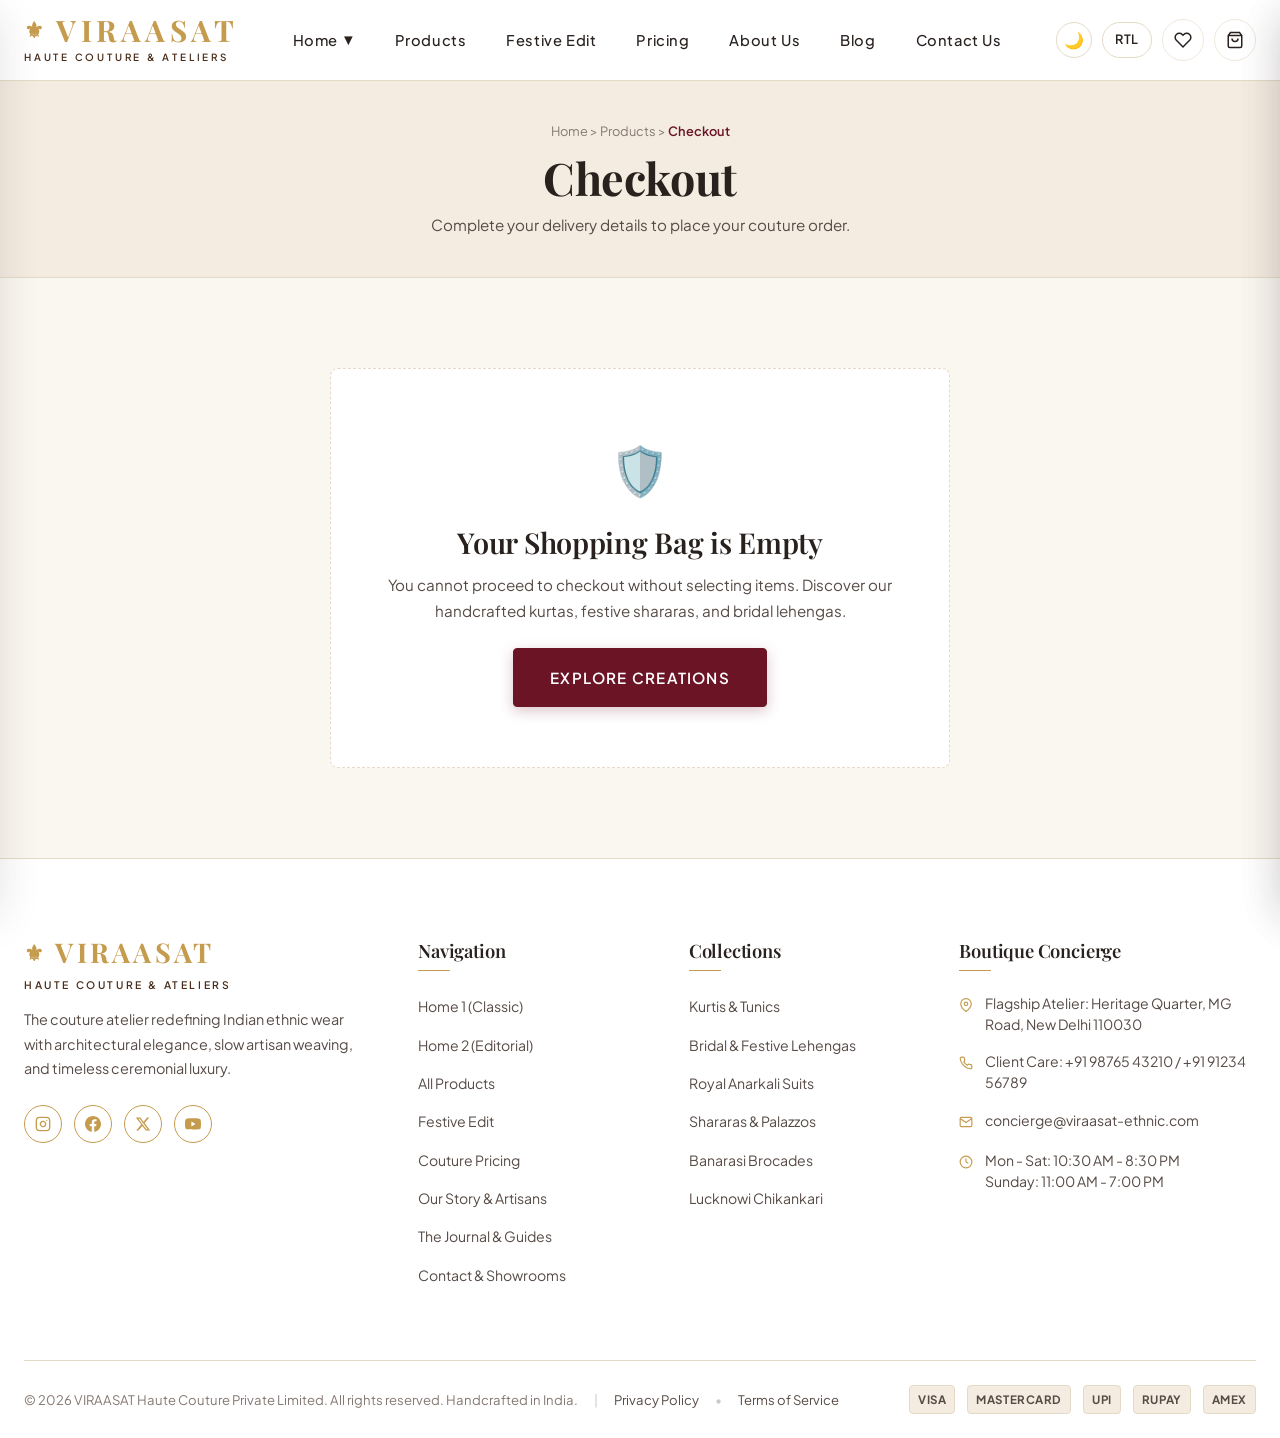
<file: checkout.html>
<!DOCTYPE html>
<html lang="en" dir="ltr" data-theme="light">
<head>
  <meta charset="UTF-8">
  <meta name="viewport" content="width=device-width, initial-scale=1.0">
  <meta name="description" content="Complete your bespoke ethnic couture order with secure delivery and flexible payment options at VIRAASAT.">
  <title>Checkout | VIRAASAT Women's Ethnic Wear</title>
  <link rel="icon" type="image/svg+xml" href="images/favicon.svg">
  <link rel="stylesheet" href="css/style.css">
</head>
<body>

<!-- Main Navigation Header -->
  <header class="site-header">
    <div class="container">
      <nav class="navbar" aria-label="Main Navigation">
        <a href="index.html" class="brand-logo">
          <span class="brand-title"><span class="brand-symbol">⚜</span> VIRAASAT</span>
          <span class="brand-subtitle">Haute Couture &amp; Ateliers</span>
        </a>

        <!-- Main Navigation Links (Home is the ONLY dropdown) -->
        <ul class="nav-menu">
          <li class="nav-item dropdown">
            <a href="index.html" class="nav-link">
              Home <span class="nav-chevron">▼</span>
            </a>
            <div class="nav-dropdown">
              <a href="index.html" class="dropdown-link">
                <span>Home 1</span>
                <span class="dropdown-badge">Classic</span>
              </a>
              <a href="home-2.html" class="dropdown-link">
                <span>Home 2</span>
                <span class="dropdown-badge">Editorial</span>
              </a>
            </div>
          </li>
          <li class="nav-item"><a href="products.html" class="nav-link">Products</a></li>
          <li class="nav-item"><a href="festive-edit.html" class="nav-link">Festive Edit</a></li>
          <li class="nav-item"><a href="pricing.html" class="nav-link">Pricing</a></li>
          <li class="nav-item"><a href="about.html" class="nav-link">About Us</a></li>
          <li class="nav-item"><a href="blog.html" class="nav-link">Blog</a></li>
          <li class="nav-item"><a href="contact.html" class="nav-link">Contact Us</a></li>
        </ul>

        <!-- Utilities -->
        <div class="header-actions">
          <button class="mode-toggle-btn" aria-label="Toggle Theme"><span>🌙</span></button>
          
          <button class="rtl-toggle-btn" aria-label="Toggle Direction"><span class="btn-text">RTL</span></button>

          <button class="action-btn wishlist-toggle-btn" aria-label="Wishlist">
            <svg width="18" height="18" viewBox="0 0 24 24" fill="none" stroke="currentColor" stroke-width="2">
              <path d="M20.84 4.61a5.5 5.5 0 0 0-7.78 0L12 5.67l-1.06-1.06a5.5 5.5 0 0 0-7.78 7.78l1.06 1.06L12 21.23l7.78-7.78 1.06-1.06a5.5 5.5 0 0 0 0-7.78z"></path>
            </svg>
            <span class="badge-count wishlist-badge" style="display:none;">0</span>
          </button>

          <button class="action-btn cart-toggle-btn" aria-label="Shopping Bag">
            <svg width="18" height="18" viewBox="0 0 24 24" fill="none" stroke="currentColor" stroke-width="2">
              <path d="M6 2L3 6v14a2 2 0 0 0 2 2h14a2 2 0 0 0 2-2V6l-3-4z"></path>
              <line x1="3" y1="6" x2="21" y2="6"></line>
              <path d="M16 10a4 4 0 0 1-8 0"></path>
            </svg>
            <span class="badge-count cart-badge" style="display:none;">0</span>
          </button>

          <button class="hamburger-btn" aria-label="Toggle Navigation Menu">
            <span></span>
            <span></span>
            <span></span>
          </button>
        </div>
      </nav>
    </div>

    <!-- Search Overlay -->
    <div class="search-overlay">
      <div class="container">
        <form class="search-form-inner">
          <span class="search-icon-inside">🔍</span>
          <input type="text" class="search-input-field" placeholder="Search kurtis, bridal lehengas, silk suits..." aria-label="Search query">
          <button type="button" class="search-close-btn" aria-label="Close search">✕</button>
        </form>
      </div>
    </div>
  </header>

  <!-- Page Banner -->
  <section style="background-color: var(--bg-secondary); padding: 40px 0; border-bottom: 1px solid var(--color-border);">
    <div class="container text-center">
      <div style="font-size:0.8rem; color:var(--color-text-muted); margin-bottom:8px;">
        <a href="index.html">Home</a> &gt; <a href="products.html">Products</a> &gt; <span style="color:var(--color-primary); font-weight:600;">Checkout</span>
      </div>
      <h1 style="font-size: clamp(2rem, 3.5vw, 2.8rem); margin-bottom: 6px;">Checkout</h1>
      <p style="font-size: 0.95rem; color: var(--color-text-secondary); max-width: 540px; margin: 0 auto;">
        Complete your delivery details to place your couture order.
      </p>
    </div>
  </section>

  <!-- Main Content -->
  <main class="section-padding">
    <div class="container">
      
      <!-- Empty Cart State -->
      <div id="checkout-empty-state" class="catalog-empty-state" style="display:none; max-width:620px; margin:0 auto;">
        <div class="catalog-empty-icon">🛡️</div>
        <h3 style="font-family:var(--font-serif); font-size:1.8rem; margin-bottom:12px;">Your Shopping Bag is Empty</h3>
        <p style="font-size:0.95rem; color:var(--color-text-secondary); line-height:1.7; margin-bottom:24px;">
          You cannot proceed to checkout without selecting items. Discover our handcrafted kurtas, festive shararas, and bridal lehengas.
        </p>
        <a href="products.html" class="btn btn-primary btn-lg">Explore Creations</a>
      </div>

      <!-- Order Confirmation View (Populated upon placement) -->
      <div id="checkout-confirmation-container" style="display:none;"></div>

      <!-- Two-Column Checkout Layout -->
      <div class="checkout-layout" id="checkout-main-layout">
        
        <!-- Left Column: Customer & Delivery Details + Payment Options -->
        <section>
          <form id="checkout-form" novalidate>
            <!-- Step 1: Delivery Details -->
            <div class="checkout-card">
              <h2 class="checkout-section-title">
                <span>1. Customer &amp; Delivery Details</span>
                <span style="font-size:0.8rem; color:var(--color-gold); font-family:var(--font-sans); font-weight:700;">REQUIRED</span>
              </h2>
              <p class="checkout-desc">All handcrafted orders are insured and delivered directly to your doorstep.</p>

              <div class="form-group">
                <label for="cust-name" class="form-label">Customer Name *</label>
                <input type="text" id="cust-name" class="form-input" placeholder="e.g. Maharani Radhika Singh" pattern="[a-zA-Z\s]+" title="Please enter letters and spaces only" required>
                <div class="form-error-msg">Please enter your full name (letters only).</div>
              </div>

              <div style="display:grid; grid-template-columns:1fr 1fr; gap:16px;">
                <div class="form-group">
                  <label for="cust-phone" class="form-label">Phone Number *</label>
                  <input type="tel" id="cust-phone" class="form-input" placeholder="9876543210" inputmode="numeric" pattern="\d{10}" maxlength="10" dir="ltr" title="Please enter 10 digit number only" required>
                  <div class="form-error-msg">Please enter a valid 10-digit mobile number.</div>
                </div>

                <div class="form-group">
                  <label for="cust-email" class="form-label">Email Address *</label>
                  <input type="email" id="cust-email" class="form-input" placeholder="name@domain.com" required>
                  <div class="form-error-msg">Please enter a valid email address.</div>
                </div>
              </div>

              <div class="form-group">
                <label for="cust-address" class="form-label">Delivery Address *</label>
                <textarea id="cust-address" class="form-textarea" rows="3" placeholder="House/Flat No., Building, Street, Landmark" required></textarea>
                <div class="form-error-msg">Please enter a complete physical delivery address.</div>
              </div>

              <div style="display:grid; grid-template-columns: 1fr 1fr 1fr; gap:14px;">
                <div class="form-group">
                  <label for="cust-city" class="form-label">City *</label>
                  <input type="text" id="cust-city" class="form-input" placeholder="e.g. New Delhi" required>
                  <div class="form-error-msg">City required.</div>
                </div>

                <div class="form-group">
                  <label for="cust-state" class="form-label">State *</label>
                  <select id="cust-state" class="form-select" required>
                    <option value="" selected>Select State</option>
                    <option value="Delhi">Delhi NCR</option>
                    <option value="Maharashtra">Maharashtra</option>
                    <option value="Karnataka">Karnataka</option>
                    <option value="Rajasthan">Rajasthan</option>
                    <option value="Uttar Pradesh">Uttar Pradesh</option>
                    <option value="Gujarat">Gujarat</option>
                    <option value="West Bengal">West Bengal</option>
                    <option value="Tamil Nadu">Tamil Nadu</option>
                    <option value="Telangana">Telangana</option>
                    <option value="Punjab">Punjab</option>
                    <option value="Other">Other Region / International</option>
                  </select>
                  <div class="form-error-msg">Select state.</div>
                </div>

                <div class="form-group">
                  <label for="cust-pincode" class="form-label">PIN Code *</label>
                  <input type="text" id="cust-pincode" class="form-input" placeholder="110001" inputmode="numeric" pattern="\d{6}" maxlength="6" title="Please enter 6 digit PIN code only" required>
                  <div class="form-error-msg">6-digit PIN.</div>
                </div>
              </div>
            </div>

            <!-- Step 2: Payment Method -->
            <div class="checkout-card">
              <h2 class="checkout-section-title">
                <span>2. Payment Method</span>
                <span style="font-size:0.8rem; color:var(--color-gold); font-family:var(--font-sans); font-weight:700;">SELECT ONE</span>
              </h2>
              <p class="checkout-desc">Select your preferred payment avenue. Transactions are encrypted with 256-bit security.</p>

              <div class="payment-methods-group">
                <!-- Option 1: Cash on Delivery -->
                <label class="payment-method-option selected" data-method="cod">
                  <input type="radio" name="payment_choice" value="cod" checked>
                  <div>
                    <strong>Cash on Delivery (COD)</strong>
                    <div style="font-size:0.8rem; color:var(--color-text-muted);">Pay upon delivery across all Indian pin codes</div>
                  </div>
                </label>

                <!-- Option 2: UPI -->
                <label class="payment-method-option" data-method="upi">
                  <input type="radio" name="payment_choice" value="upi">
                  <div>
                    <strong>UPI (Google Pay, PhonePe, Paytm, BHIM)</strong>
                    <div style="font-size:0.8rem; color:var(--color-text-muted);">Instant zero-fee transfer via your preferred UPI app</div>
                  </div>
                </label>

                <!-- Option 3: PayPal -->
                <label class="payment-method-option" data-method="paypal">
                  <input type="radio" name="payment_choice" value="paypal">
                  <div>
                    <strong>PayPal</strong>
                    <div style="font-size:0.8rem; color:var(--color-text-muted);">Ideal for international patrons &amp; foreign currency cards</div>
                  </div>
                </label>

                <!-- Option 4: Card -->
                <label class="payment-method-option" data-method="card">
                  <input type="radio" name="payment_choice" value="card">
                  <div>
                    <strong>Credit / Debit Card</strong>
                    <div style="font-size:0.8rem; color:var(--color-text-muted);">Visa, MasterCard, RuPay, American Express</div>
                  </div>
                </label>
              </div>

              <!-- Dynamic Payment Panels -->
              <!-- COD Panel -->
              <div id="cod-panel" class="payment-detail-panel active">
                <p style="font-size:0.92rem; color:var(--color-text-secondary); margin:0; line-height:1.6;">
                  💵 <strong>Cash on Delivery:</strong> Pay the order amount to the delivery partner when your order arrives. Our logistics associate will provide a physical printed VAT invoice and receipt.
                </p>
              </div>

              <!-- UPI Panel -->
              <div id="upi-panel" class="payment-detail-panel">
                <p style="font-size:0.85rem; color:var(--color-text-secondary); margin-bottom:12px;">
                  Supported Apps: Google Pay, PhonePe, Paytm, CRED &amp; BHIM.
                </p>
                <div class="form-group" style="margin-bottom:0;">
                  <label for="upi-id" class="form-label">Virtual Payment Address (UPI ID) *</label>
                  <input type="text" id="upi-id" class="form-input" placeholder="e.g. yourname@okhdfcbank or 9876543210@paytm">
                  <div class="form-error-msg">Please enter a valid UPI address.</div>
                </div>
              </div>

              <!-- PayPal Panel -->
              <div id="paypal-panel" class="payment-detail-panel">
                <p style="font-size:0.85rem; color:var(--color-text-secondary); margin-bottom:12px;">
                  Patrons with international billing addresses can transact securely via PayPal.
                </p>
                <div class="form-group" style="margin-bottom:6px;">
                  <label for="paypal-email" class="form-label">PayPal Registered Email *</label>
                  <input type="email" id="paypal-email" class="form-input" placeholder="paypal-account@domain.com">
                  <div class="form-error-msg">Please enter a valid PayPal account email.</div>
                </div>
                <div style="font-size:0.75rem; color:var(--color-gold-dark); font-weight:600;">
                  * Note: Demonstrated in boutique test environment.
                </div>
              </div>

              <!-- Card Panel -->
              <div id="card-panel" class="payment-detail-panel">
                <div class="form-group">
                  <label for="card-name" class="form-label">Cardholder Name *</label>
                  <input type="text" id="card-name" class="form-input" placeholder="Name as embossed on card" pattern="[a-zA-Z\s]+" title="Please enter letters and spaces only">
                  <div class="form-error-msg">Cardholder name required (letters only).</div>
                </div>

                <div class="form-group">
                  <label for="card-number" class="form-label">Card Number *</label>
                  <input type="text" id="card-number" class="form-input" placeholder="4532 •••• •••• 8920" inputmode="numeric" maxlength="19">
                  <div class="form-error-msg">Enter 16-digit card number.</div>
                </div>

                <div style="display:grid; grid-template-columns:1fr 1fr; gap:16px;">
                  <div class="form-group">
                    <label for="card-expiry" class="form-label">Expiry Date *</label>
                    <input type="text" id="card-expiry" class="form-input" placeholder="MM/YY" inputmode="numeric" maxlength="5">
                    <div class="form-error-msg">MM/YY required.</div>
                  </div>

                  <div class="form-group">
                    <label for="card-cvv" class="form-label">CVV / CVC *</label>
                    <input type="password" id="card-cvv" class="form-input" placeholder="•••" inputmode="numeric" pattern="\d{3}" maxlength="3">
                    <div class="form-error-msg">3-digit CVV.</div>
                  </div>
                </div>
                <div style="font-size:0.75rem; color:var(--color-text-muted);">
                  🔒 Your card details are processed under PCI-DSS compliance and are never stored locally.
                </div>
              </div>

            </div>

            <!-- Place Order Submit Button -->
            <button type="submit" class="btn btn-primary btn-lg" style="width:100%; font-size:1.05rem; padding:18px;">
              Place Order &amp; Confirm Delivery
            </button>
            <p style="font-size:0.78rem; color:var(--color-text-muted); text-align:center; margin-top:12px;">
              By placing your order, you agree to VIRAASAT's heirloom terms of service and complimentary sizing care guarantee.
            </p>
          </form>
        </section>

        <!-- Right Column: Order Summary Card -->
        <aside>
          <div class="order-summary-card">
            <h3 style="font-family:var(--font-serif); font-size:1.35rem; margin-bottom:16px; padding-bottom:12px; border-bottom:1px solid var(--color-border-light);">
              Order Summary
            </h3>

            <!-- Dynamic Cart Items Container -->
            <div id="checkout-items-list" class="order-items-list">
              <!-- Rendered via js/checkout.js -->
            </div>

            <!-- Price Breakdown Calculation -->
            <div style="border-top:1px solid var(--color-border-light); padding-top:16px;">
              <div class="order-calculation-row">
                <span>Bag Subtotal</span>
                <span id="checkout-subtotal" style="font-weight:600; color:var(--color-text);">₹0</span>
              </div>
              <div class="order-calculation-row">
                <span>Insured Express Delivery</span>
                <span id="checkout-shipping" style="font-weight:600; color:var(--color-success);">COMPLIMENTARY</span>
              </div>
              <div class="order-calculation-row">
                <span>Handloom Authenticity Certificate</span>
                <span style="font-weight:600; color:var(--color-gold-dark);">INCLUDED</span>
              </div>
              
              <div class="order-grand-total">
                <span>Grand Total</span>
                <span id="checkout-grand-total">₹0</span>
              </div>
            </div>

            <div style="margin-top:24px; padding:14px; background:var(--bg-secondary); border-radius:var(--radius-sm); border:1px solid var(--color-border-light); font-size:0.8rem; color:var(--color-text-secondary); line-height:1.5;">
              <div style="font-weight:700; color:var(--color-gold-dark); margin-bottom:4px;">✦ VIRAASAT Promise</div>
              Each creation undergoes a 3-tier master karigar quality inspection and arrives wrapped in protective unbleached pure cotton muslin.
            </div>
          </div>
        </aside>

      </div>

    </div>
  </main>

    <!-- Complete Boutique Footer -->
  <footer class="site-footer">
    <div class="container">
      <div class="footer-top-grid">
        <!-- Col 1: Brand -->
        <div class="footer-brand">
          <a href="index.html" class="brand-logo" style="margin-bottom:6px; display:inline-block;">
            <span class="brand-title" style="color:var(--color-gold);"><span class="brand-symbol">⚜</span> VIRAASAT</span>
          </a>
          <div class="footer-brand-subtitle">HAUTE COUTURE &amp; ATELIERS</div>
          <p class="footer-brand-desc" style="margin-top: 14px;">
            The couture atelier redefining Indian ethnic wear with architectural elegance, slow artisan weaving, and timeless ceremonial luxury.
          </p>
          <div class="footer-social-row">
            <a href="https://instagram.com" target="_blank" rel="noopener noreferrer" class="footer-social-link" aria-label="Instagram">
              <svg width="16" height="16" viewBox="0 0 24 24" fill="none" stroke="currentColor" stroke-width="2" stroke-linecap="round" stroke-linejoin="round" aria-hidden="true"><rect x="2" y="2" width="20" height="20" rx="5" ry="5"></rect><path d="M16 11.37A4 4 0 1 1 12.63 8 4 4 0 0 1 16 11.37z"></path><line x1="17.5" y1="6.5" x2="17.51" y2="6.5"></line></svg>
            </a>
            <a href="https://facebook.com" target="_blank" rel="noopener noreferrer" class="footer-social-link" aria-label="Facebook">
              <svg width="16" height="16" viewBox="0 0 24 24" fill="currentColor" aria-hidden="true"><path d="M24 12.073c0-6.627-5.373-12-12-12s-12 5.373-12 12c0 5.99 4.388 10.954 10.125 11.854v-8.385H7.078v-3.47h3.047V9.43c0-3.007 1.792-4.669 4.533-4.669 1.312 0 2.686.235 2.686.235v2.953H15.83c-1.491 0-1.956.925-1.956 1.874v2.25h3.328l-.532 3.47h-2.796v8.385C19.612 23.027 24 18.062 24 12.073z"/></svg>
            </a>
            <a href="https://twitter.com" target="_blank" rel="noopener noreferrer" class="footer-social-link" aria-label="X (formerly Twitter)">
              <svg width="15" height="15" viewBox="0 0 24 24" fill="currentColor" aria-hidden="true"><path d="M18.244 2.25h3.308l-7.227 8.26 8.502 11.24H16.17l-5.214-6.817L4.99 21.75H1.68l7.73-8.835L1.254 2.25H8.08l4.713 6.231zm-1.161 17.52h1.833L7.084 4.126H5.117z"/></svg>
            </a>
            <a href="https://youtube.com" target="_blank" rel="noopener noreferrer" class="footer-social-link" aria-label="YouTube">
              <svg width="16" height="16" viewBox="0 0 24 24" fill="currentColor" aria-hidden="true"><path d="M23.498 6.186a3.016 3.016 0 0 0-2.122-2.136C19.505 3.545 12 3.545 12 3.545s-7.505 0-9.377.505A3.017 3.017 0 0 0 .502 6.186C0 8.07 0 12 0 12s0 3.93.502 5.814a3.016 3.016 0 0 0 2.122 2.136c1.871.505 9.376.505 9.376.505s7.505 0 9.377-.505a3.015 3.015 0 0 0 2.122-2.136C24 15.93 24 12 24 12s0-3.93-.502-5.814zM9.545 15.568V8.432L15.818 12l-6.273 3.568z"/></svg>
            </a>
          </div>
        </div>

        <!-- Col 2: Navigation Links -->
        <div>
          <h4 class="footer-col-title">Navigation</h4>
          <ul class="footer-links-list">
            <li><a href="index.html" class="footer-link">Home 1 (Classic)</a></li>
            <li><a href="home-2.html" class="footer-link">Home 2 (Editorial)</a></li>
            <li><a href="products.html" class="footer-link">All Products</a></li>
            <li><a href="festive-edit.html" class="footer-link">Festive Edit</a></li>
            <li><a href="pricing.html" class="footer-link">Couture Pricing</a></li>
            <li><a href="about.html" class="footer-link">Our Story &amp; Artisans</a></li>
            <li><a href="blog.html" class="footer-link">The Journal &amp; Guides</a></li>
            <li><a href="contact.html" class="footer-link">Contact &amp; Showrooms</a></li>
          </ul>
        </div>

        <!-- Col 3: Product Categories -->
        <div>
          <h4 class="footer-col-title">Collections</h4>
          <ul class="footer-links-list">
            <li><a href="products.html?category=kurtis" class="footer-link">Kurtis &amp; Tunics</a></li>
            <li><a href="products.html?category=lehengas" class="footer-link">Bridal &amp; Festive Lehengas</a></li>
            <li><a href="products.html?category=suits" class="footer-link">Royal Anarkali Suits</a></li>
            <li><a href="products.html?category=suits&subcategory=Palazzo" class="footer-link">Shararas &amp; Palazzos</a></li>
            <li><a href="festive-edit.html" class="footer-link">Banarasi Brocades</a></li>
            <li><a href="products.html?category=kurtis&subcategory=Embroidered" class="footer-link">Lucknowi Chikankari</a></li>
          </ul>
        </div>

                <!-- Col 4: Boutique Concierge -->
        <div>
          <h4 class="footer-col-title">Boutique Concierge</h4>
          <div class="footer-contact-item">
            <span class="footer-contact-icon"><svg width="14" height="14" viewBox="0 0 24 24" fill="none" stroke="currentColor" stroke-width="2"><path d="M21 10c0 7-9 13-9 13s-9-6-9-13a9 9 0 0 1 18 0z"></path><circle cx="12" cy="10" r="3"></circle></svg></span>
            <span>Flagship Atelier: Heritage Quarter, MG Road, New Delhi 110030</span>
          </div>
          <div class="footer-contact-item">
            <span class="footer-contact-icon"><svg width="14" height="14" viewBox="0 0 24 24" fill="none" stroke="currentColor" stroke-width="2"><path d="M22 16.92v3a2 2 0 0 1-2.18 2 19.79 19.79 0 0 1-8.63-3.07 19.5 19.5 0 0 1-6-6 19.79 19.79 0 0 1-3.07-8.67A2 2 0 0 1 4.11 2h3a2 2 0 0 1 2 1.72 12.84 12.84 0 0 0 .7 2.81 2 2 0 0 1-.45 2.11L8.09 9.91a16 16 0 0 0 6 6l1.27-1.27a2 2 0 0 1 2.11-.45 12.84 12.84 0 0 0 2.81.7A2 2 0 0 1 22 16.92z"></path></svg></span>
            <span>Client Care: +91 98765 43210 / +91 91234 56789</span>
          </div>
          <div class="footer-contact-item">
            <span class="footer-contact-icon"><svg width="14" height="14" viewBox="0 0 24 24" fill="none" stroke="currentColor" stroke-width="2"><path d="M4 4h16c1.1 0 2 .9 2 2v12c0 1.1-.9 2-2 2H4c-1.1 0-2-.9-2-2V6c0-1.1.9-2 2-2z"></path><polyline points="22,6 12,13 2,6"></polyline></svg></span>
            <span>concierge@viraasat-ethnic.com</span>
          </div>
          <div class="footer-contact-item">
            <span class="footer-contact-icon"><svg width="14" height="14" viewBox="0 0 24 24" fill="none" stroke="currentColor" stroke-width="2"><circle cx="12" cy="12" r="10"></circle><polyline points="12 6 12 12 16 14"></polyline></svg></span>
            <span>Mon - Sat: 10:30 AM - 8:30 PM<br>Sunday: 11:00 AM - 7:00 PM</span>
          </div>
        </div>
      </div>

      <!-- Footer Bottom Bar -->
      <div class="footer-bottom-bar">
        <div style="display:flex; flex-wrap:wrap; gap:16px; align-items:center;">
          <span>© 2026 VIRAASAT Haute Couture Private Limited. All rights reserved. Handcrafted in India.</span>
          <span style="opacity:0.4;">|</span>
          <a href="privacy.html" class="footer-policy-link">Privacy Policy</a>
          <span style="opacity:0.4;">•</span>
          <a href="terms.html" class="footer-policy-link">Terms of Service</a>
        </div>
        <div class="footer-payment-badges">
          <span class="payment-chip">VISA</span>
          <span class="payment-chip">MASTERCARD</span>
          <span class="payment-chip">UPI</span>
          <span class="payment-chip">RUPAY</span>
          <span class="payment-chip">AMEX</span>
        </div>
      </div>
    </div>
  </footer>

  <!-- Drawers & Modals -->
  <div class="side-drawer wishlist-drawer" aria-label="Saved Wishlist Items">
    <div class="drawer-header">
      <h3>Your Curated Wishlist</h3>
      <button class="action-btn wishlist-close-btn" aria-label="Close wishlist">✕</button>
    </div>
    <div class="drawer-body wishlist-items-container"></div>
  </div>

  <div class="side-drawer cart-drawer" aria-label="Shopping Bag">
    <div class="drawer-header">
      <h3>Your Shopping Bag</h3>
      <button class="action-btn cart-close-btn" aria-label="Close shopping bag">✕</button>
    </div>
    <div class="drawer-body cart-items-container"></div>
    <div class="drawer-footer">
      <div style="display:flex; justify-content:space-between; font-weight:700; margin-bottom:16px;">
        <span>Subtotal</span>
        <span class="cart-subtotal-val">₹0</span>
      </div>
      <button class="btn btn-primary btn-lg cart-checkout-btn" style="width:100%;">Proceed to Checkout</button>
    </div>
  </div>

  <div class="mobile-nav-drawer" aria-label="Mobile Menu">
    <div class="mobile-nav-header">
      <span class="brand-title" style="font-size:1.4rem;"><span class="brand-symbol">⚜</span> VIRAASAT</span>
      <button class="action-btn mobile-nav-close" aria-label="Close menu">✕</button>
    </div>
    <div class="mobile-nav-body">
      <ul class="mobile-nav-list">
        <li>
          <a href="#" class="mobile-nav-link mobile-home-toggle">
            <span>Home</span>
            <span class="nav-chevron">▼</span>
          </a>
          <div class="mobile-home-sublist">
            <a href="index.html" class="mobile-nav-sublink">Home 1 (Classic)</a>
            <a href="home-2.html" class="mobile-nav-sublink">Home 2 (Editorial)</a>
          </div>
        </li>
        <li><a href="products.html" class="mobile-nav-link">Products</a></li>
        <li><a href="festive-edit.html" class="mobile-nav-link">Festive Edit</a></li>
        <li><a href="pricing.html" class="mobile-nav-link">Pricing</a></li>
        <li><a href="about.html" class="mobile-nav-link">About Us</a></li>
        <li><a href="blog.html" class="mobile-nav-link">Blog</a></li>
        <li><a href="contact.html" class="mobile-nav-link">Contact Us</a></li>
      </ul>
    </div>
  </div>

  <div class="drawer-backdrop"></div>
  <div class="toast-container"></div>

  <!-- Scripts -->
  <script src="js/data.js"></script>
  <script src="js/main.js"></script>
  <script src="js/checkout.js"></script>
</body>
</html>
</file>
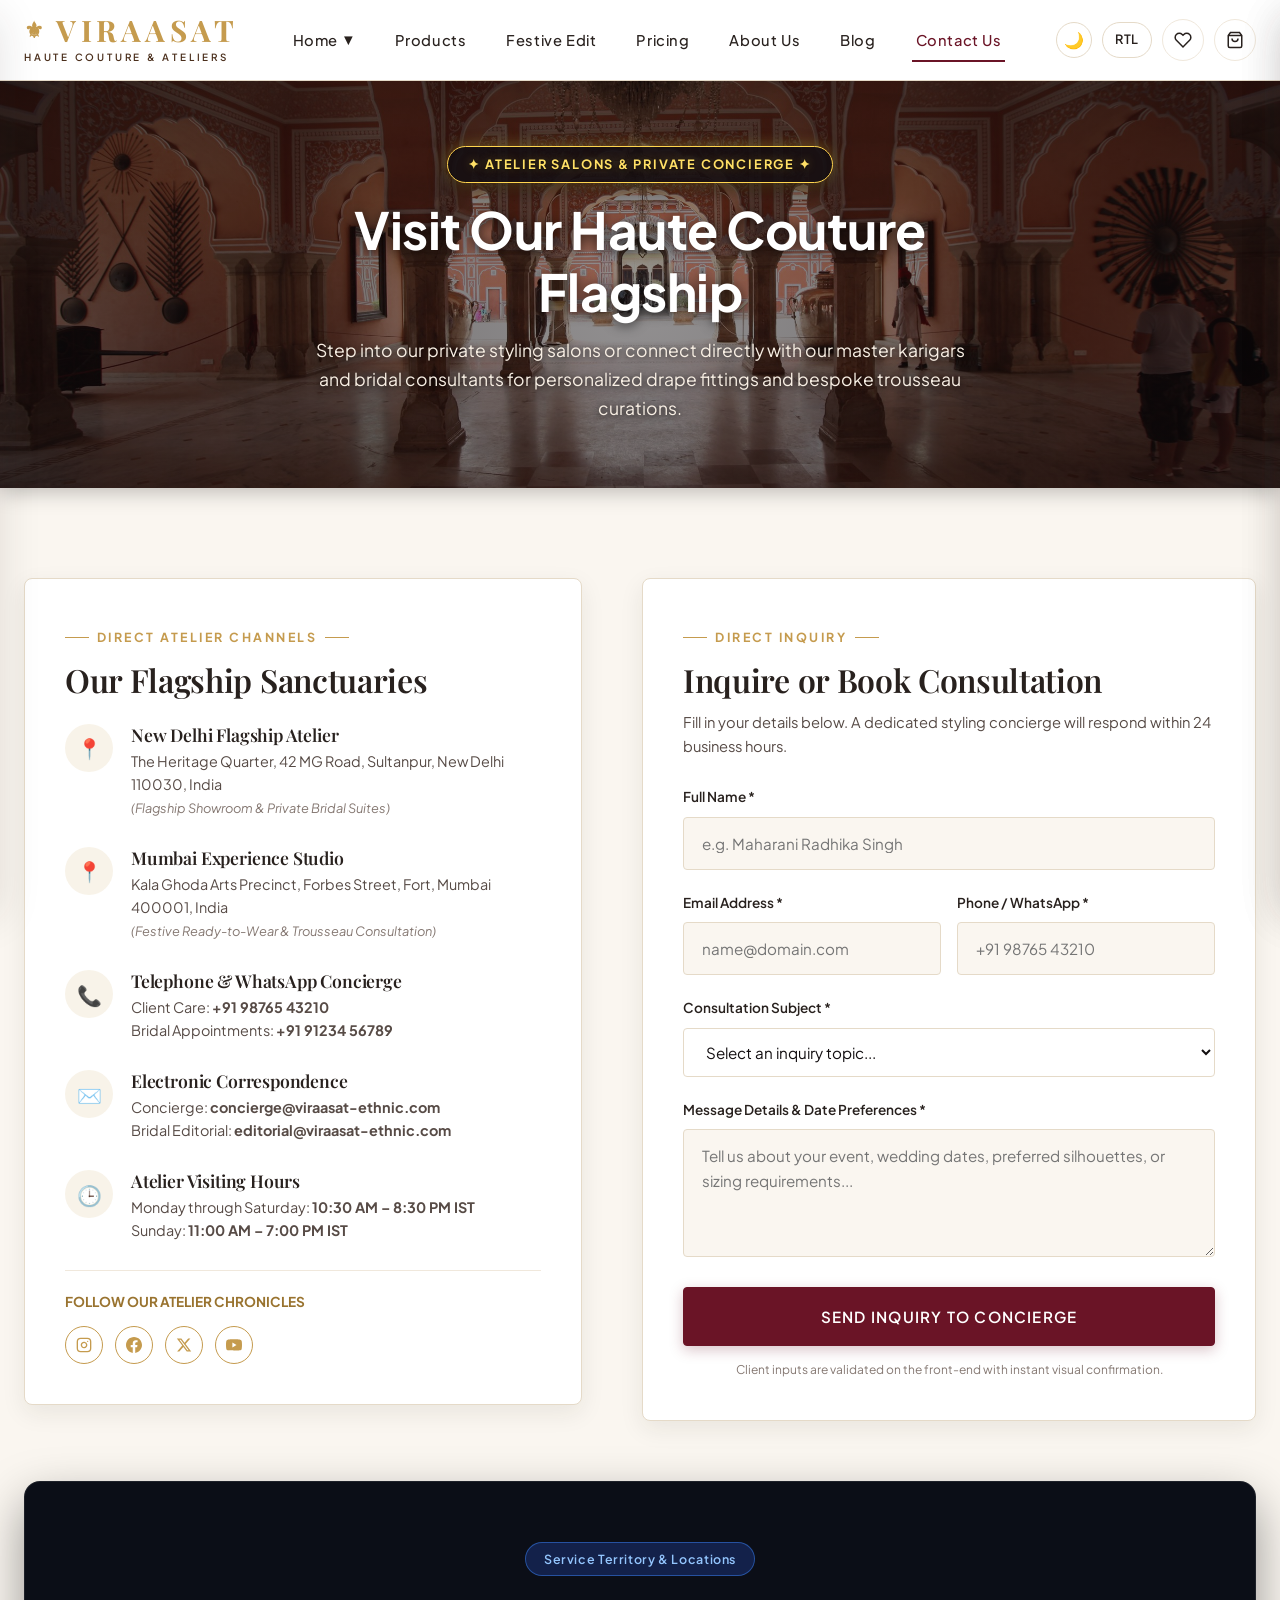
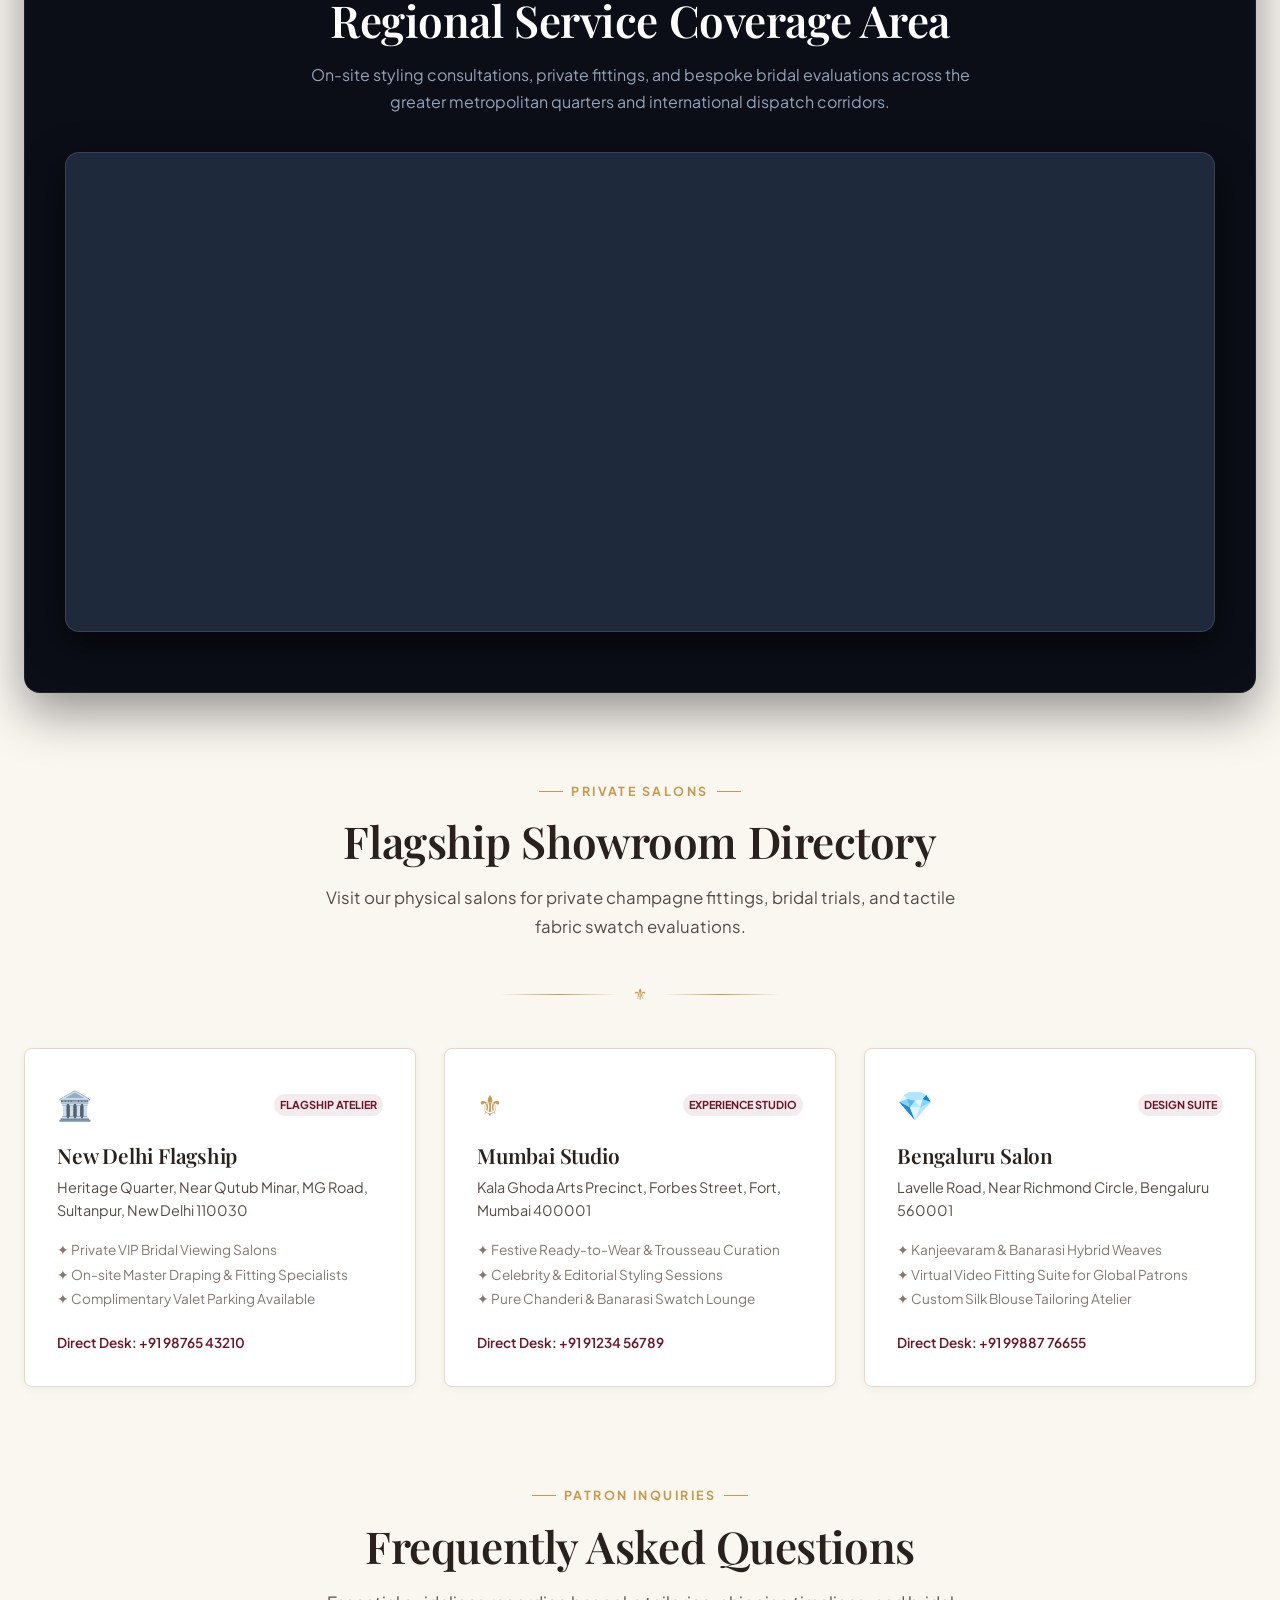
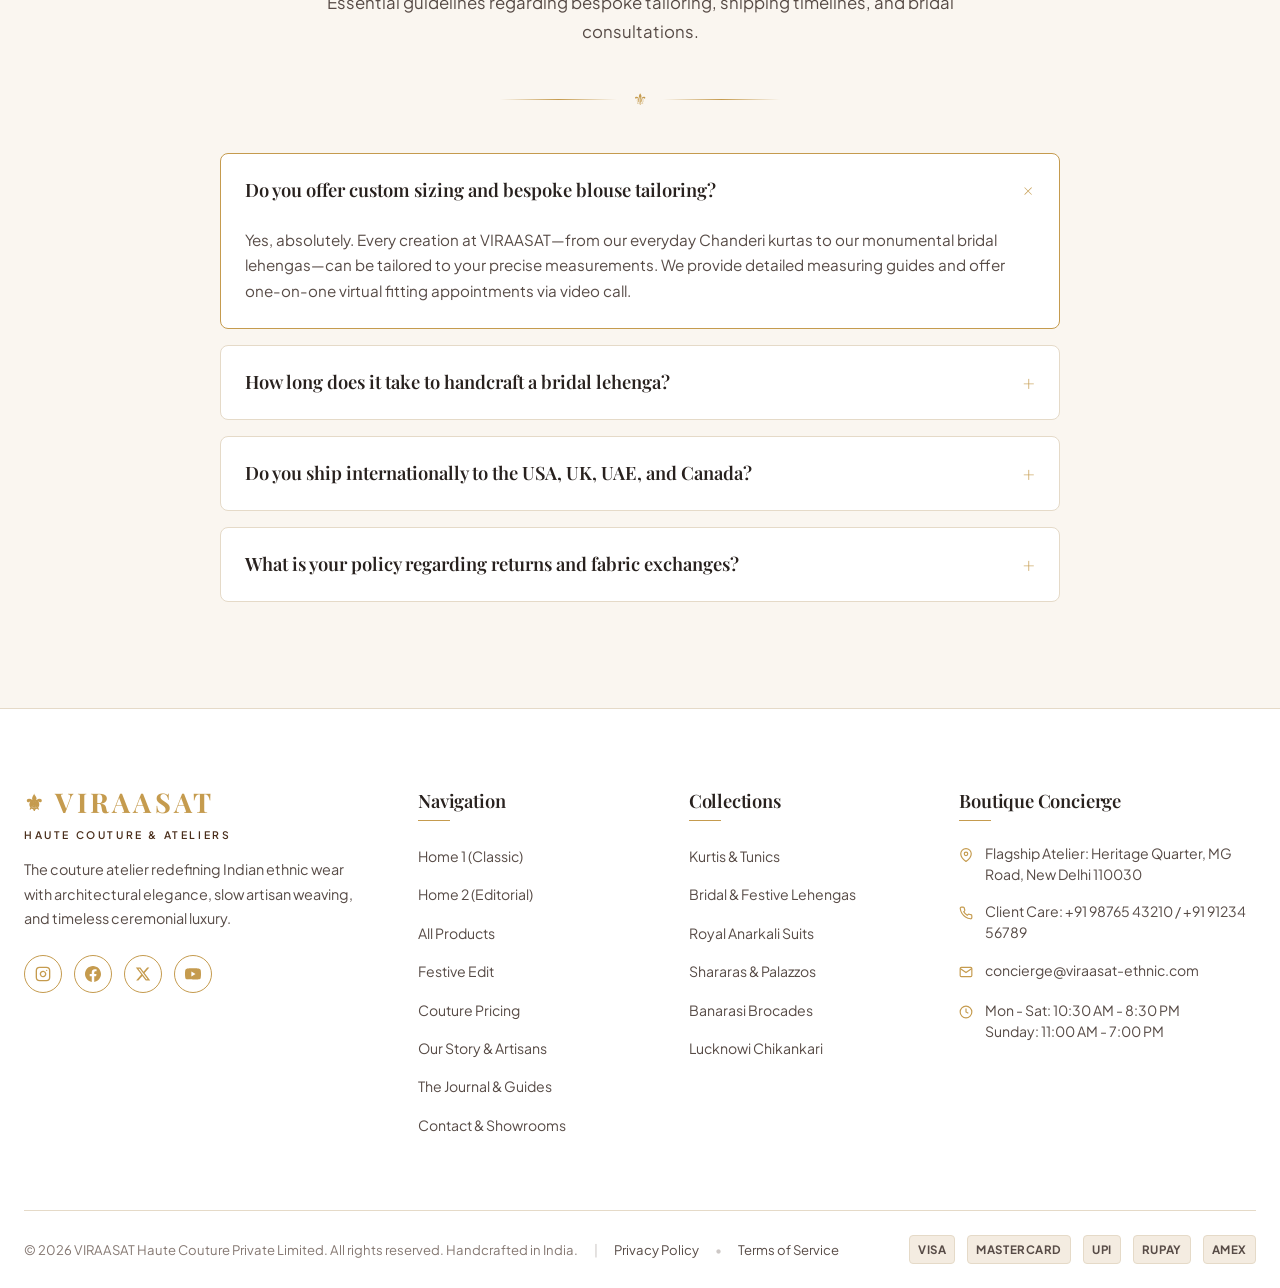
<file: contact.html>
<!DOCTYPE html>
<html lang="en" dir="ltr" data-theme="light">
<head>
  <meta charset="UTF-8">
  <meta name="viewport" content="width=device-width, initial-scale=1.0">
  <meta name="description" content="Connect with VIRAASAT Haute Couture. Schedule bridal styling appointments, custom fitting inquiries, and showroom visits in New Delhi & Mumbai.">
  <title>Contact Us &amp; Showrooms | VIRAASAT</title>
  <link rel="icon" type="image/svg+xml" href="images/favicon.svg">
  <link rel="stylesheet" href="css/style.css">
</head>
<body>

<!-- Main Navigation Header -->
  <header class="site-header">
    <div class="container">
      <nav class="navbar" aria-label="Main Navigation">
        <a href="index.html" class="brand-logo">
          <span class="brand-title"><span class="brand-symbol">⚜</span> VIRAASAT</span>
          <span class="brand-subtitle">Haute Couture &amp; Ateliers</span>
        </a>

        <!-- Main Navigation Links (Home is the ONLY dropdown) -->
        <ul class="nav-menu">
          <li class="nav-item dropdown">
            <a href="index.html" class="nav-link">
              Home <span class="nav-chevron">▼</span>
            </a>
            <div class="nav-dropdown">
              <a href="index.html" class="dropdown-link">
                <span>Home 1</span>
                <span class="dropdown-badge">Classic</span>
              </a>
              <a href="home-2.html" class="dropdown-link">
                <span>Home 2</span>
                <span class="dropdown-badge">Editorial</span>
              </a>
            </div>
          </li>
          <li class="nav-item"><a href="products.html" class="nav-link">Products</a></li>
          <li class="nav-item"><a href="festive-edit.html" class="nav-link">Festive Edit</a></li>
          <li class="nav-item"><a href="pricing.html" class="nav-link">Pricing</a></li>
          <li class="nav-item"><a href="about.html" class="nav-link">About Us</a></li>
          <li class="nav-item"><a href="blog.html" class="nav-link">Blog</a></li>
          <li class="nav-item"><a href="contact.html" class="nav-link active">Contact Us</a></li>
        </ul>

        <!-- Utilities -->
        <div class="header-actions">
          <button class="mode-toggle-btn" aria-label="Toggle Theme"><span>🌙</span></button>
          
          <button class="rtl-toggle-btn" aria-label="Toggle Direction"><span class="btn-text">RTL</span></button>

          <button class="action-btn wishlist-toggle-btn" aria-label="Wishlist">
            <svg width="18" height="18" viewBox="0 0 24 24" fill="none" stroke="currentColor" stroke-width="2">
              <path d="M20.84 4.61a5.5 5.5 0 0 0-7.78 0L12 5.67l-1.06-1.06a5.5 5.5 0 0 0-7.78 7.78l1.06 1.06L12 21.23l7.78-7.78 1.06-1.06a5.5 5.5 0 0 0 0-7.78z"></path>
            </svg>
            <span class="badge-count wishlist-badge" style="display:none;">0</span>
          </button>

          <button class="action-btn cart-toggle-btn" aria-label="Shopping Bag">
            <svg width="18" height="18" viewBox="0 0 24 24" fill="none" stroke="currentColor" stroke-width="2">
              <path d="M6 2L3 6v14a2 2 0 0 0 2 2h14a2 2 0 0 0 2-2V6l-3-4z"></path>
              <line x1="3" y1="6" x2="21" y2="6"></line>
              <path d="M16 10a4 4 0 0 1-8 0"></path>
            </svg>
            <span class="badge-count cart-badge" style="display:none;">0</span>
          </button>

          <button class="hamburger-btn" aria-label="Toggle Navigation Menu">
            <span></span>
            <span></span>
            <span></span>
          </button>
        </div>
      </nav>
    </div>

    <!-- Search Overlay -->
    <div class="search-overlay">
      <div class="container">
        <form class="search-form-inner">
          <span class="search-icon-inside">🔍</span>
          <input type="text" class="search-input-field" placeholder="Search boutique information, stores, policies..." aria-label="Search query">
          <button type="button" class="search-close-btn" aria-label="Close search">✕</button>
        </form>
      </div>
    </div>
  </header>

  <!-- Hero Banner -->
  <section class="page-hero-banner">
    <img src="images/hero_contact.jpg" alt="VIRAASAT Flagship Showroom Lounge" class="page-hero-banner-bg">
    <div class="page-hero-banner-overlay"></div>
    <div class="container page-hero-banner-content">
      <span class="page-hero-banner-tag">✦ Atelier Salons &amp; Private Concierge ✦</span>
      <h1 class="page-hero-banner-title">Visit Our Haute Couture Flagship</h1>
      <p class="page-hero-banner-desc">
        Step into our private styling salons or connect directly with our master karigars and bridal consultants for personalized drape fittings and bespoke trousseau curations.
      </p>
    </div>
  </section>

  <!-- Main Content -->
  <main class="section-padding">
    <div class="container">
      
      <div class="contact-grid">
        
        <!-- Col 1: Store Information & Visiting Hours -->
        <div class="contact-info-card">
          <span class="section-tag">Direct Atelier Channels</span>
          <h2 style="font-size:2rem; margin-bottom:24px;">Our Flagship Sanctuaries</h2>
          
          <div class="contact-detail-row">
            <div class="contact-icon-box">📍</div>
            <div>
              <h4 style="font-size:1.1rem; margin-bottom:4px;">New Delhi Flagship Atelier</h4>
              <p style="font-size:0.9rem; color:var(--color-text-secondary); line-height:1.6; margin:0;">
                The Heritage Quarter, 42 MG Road, Sultanpur, New Delhi 110030, India<br>
                <em style="font-size:0.8rem; color:var(--color-text-muted);">(Flagship Showroom &amp; Private Bridal Suites)</em>
              </p>
            </div>
          </div>

          <div class="contact-detail-row">
            <div class="contact-icon-box">📍</div>
            <div>
              <h4 style="font-size:1.1rem; margin-bottom:4px;">Mumbai Experience Studio</h4>
              <p style="font-size:0.9rem; color:var(--color-text-secondary); line-height:1.6; margin:0;">
                Kala Ghoda Arts Precinct, Forbes Street, Fort, Mumbai 400001, India<br>
                <em style="font-size:0.8rem; color:var(--color-text-muted);">(Festive Ready-to-Wear &amp; Trousseau Consultation)</em>
              </p>
            </div>
          </div>

          <div class="contact-detail-row">
            <div class="contact-icon-box">📞</div>
            <div>
              <h4 style="font-size:1.1rem; margin-bottom:4px;">Telephone &amp; WhatsApp Concierge</h4>
              <p style="font-size:0.9rem; color:var(--color-text-secondary); line-height:1.6; margin:0;">
                Client Care: <strong>+91 98765 43210</strong><br>
                Bridal Appointments: <strong>+91 91234 56789</strong>
              </p>
            </div>
          </div>

          <div class="contact-detail-row">
            <div class="contact-icon-box">✉️</div>
            <div>
              <h4 style="font-size:1.1rem; margin-bottom:4px;">Electronic Correspondence</h4>
              <p style="font-size:0.9rem; color:var(--color-text-secondary); line-height:1.6; margin:0;">
                Concierge: <strong>concierge@viraasat-ethnic.com</strong><br>
                Bridal Editorial: <strong>editorial@viraasat-ethnic.com</strong>
              </p>
            </div>
          </div>

          <div class="contact-detail-row">
            <div class="contact-icon-box">🕒</div>
            <div>
              <h4 style="font-size:1.1rem; margin-bottom:4px;">Atelier Visiting Hours</h4>
              <p style="font-size:0.9rem; color:var(--color-text-secondary); line-height:1.6; margin:0;">
                Monday through Saturday: <strong>10:30 AM – 8:30 PM IST</strong><br>
                Sunday: <strong>11:00 AM – 7:00 PM IST</strong>
              </p>
            </div>
          </div>

          <div style="margin-top:28px; padding-top:20px; border-top:1px solid var(--color-border-light);">
            <span style="font-size:0.85rem; font-weight:700; text-transform:uppercase; color:var(--color-gold-dark); display:block; margin-bottom:12px;">
              Follow Our Atelier Chronicles
            </span>
            <div class="footer-social-row">
              <a href="https://instagram.com" target="_blank" rel="noopener noreferrer" class="footer-social-link" aria-label="Instagram">
                <svg width="16" height="16" viewBox="0 0 24 24" fill="none" stroke="currentColor" stroke-width="2" stroke-linecap="round" stroke-linejoin="round" aria-hidden="true"><rect x="2" y="2" width="20" height="20" rx="5" ry="5"></rect><path d="M16 11.37A4 4 0 1 1 12.63 8 4 4 0 0 1 16 11.37z"></path><line x1="17.5" y1="6.5" x2="17.51" y2="6.5"></line></svg>
              </a>
              <a href="https://facebook.com" target="_blank" rel="noopener noreferrer" class="footer-social-link" aria-label="Facebook">
                <svg width="16" height="16" viewBox="0 0 24 24" fill="currentColor" aria-hidden="true"><path d="M24 12.073c0-6.627-5.373-12-12-12s-12 5.373-12 12c0 5.99 4.388 10.954 10.125 11.854v-8.385H7.078v-3.47h3.047V9.43c0-3.007 1.792-4.669 4.533-4.669 1.312 0 2.686.235 2.686.235v2.953H15.83c-1.491 0-1.956.925-1.956 1.874v2.25h3.328l-.532 3.47h-2.796v8.385C19.612 23.027 24 18.062 24 12.073z"/></svg>
              </a>
              <a href="https://twitter.com" target="_blank" rel="noopener noreferrer" class="footer-social-link" aria-label="X (formerly Twitter)">
                <svg width="15" height="15" viewBox="0 0 24 24" fill="currentColor" aria-hidden="true"><path d="M18.244 2.25h3.308l-7.227 8.26 8.502 11.24H16.17l-5.214-6.817L4.99 21.75H1.68l7.73-8.835L1.254 2.25H8.08l4.713 6.231zm-1.161 17.52h1.833L7.084 4.126H5.117z"/></svg>
              </a>
              <a href="https://youtube.com" target="_blank" rel="noopener noreferrer" class="footer-social-link" aria-label="YouTube">
                <svg width="16" height="16" viewBox="0 0 24 24" fill="currentColor" aria-hidden="true"><path d="M23.498 6.186a3.016 3.016 0 0 0-2.122-2.136C19.505 3.545 12 3.545 12 3.545s-7.505 0-9.377.505A3.017 3.017 0 0 0 .502 6.186C0 8.07 0 12 0 12s0 3.93.502 5.814a3.016 3.016 0 0 0 2.122 2.136c1.871.505 9.376.505 9.376.505s7.505 0 9.377-.505a3.015 3.015 0 0 0 2.122-2.136C24 15.93 24 12 24 12s0-3.93-.502-5.814zM9.545 15.568V8.432L15.818 12l-6.273 3.568z"/></svg>
              </a>
            </div>
          </div>
        </div>

        <!-- Col 2: Interactive Contact & Appointment Form -->
        <div class="contact-form-card">
          <span class="section-tag">Direct Inquiry</span>
          <h2 style="font-size:2rem; margin-bottom:10px;">Inquire or Book Consultation</h2>
          <p style="font-size:0.92rem; color:var(--color-text-secondary); margin-bottom:28px;">
            Fill in your details below. A dedicated styling concierge will respond within 24 business hours.
          </p>

          <form id="boutique-contact-form" novalidate>
            <div class="form-group">
              <label for="contact-name" class="form-label">Full Name *</label>
              <input type="text" id="contact-name" class="form-input" placeholder="e.g. Maharani Radhika Singh" required>
              <div class="form-error-msg">Please enter your full name (minimum 3 characters).</div>
            </div>

            <div class="contact-form-row-2col">
              <div class="form-group">
                <label for="contact-email" class="form-label">Email Address *</label>
                <input type="email" id="contact-email" class="form-input" placeholder="name@domain.com" required>
                <div class="form-error-msg">Please enter a valid email address.</div>
              </div>

              <div class="form-group">
                <label for="contact-phone" class="form-label">Phone / WhatsApp *</label>
                <input type="tel" id="contact-phone" class="form-input" placeholder="+91 98765 43210" dir="ltr" required>
                <div class="form-error-msg">Please enter a valid 10-digit phone number.</div>
              </div>
            </div>

            <div class="form-group">
              <label for="contact-subject" class="form-label">Consultation Subject *</label>
              <select id="contact-subject" class="form-select" required>
                <option value="" selected>Select an inquiry topic...</option>
                <option value="bridal">Bridal Consultation &amp; Custom Sizing</option>
                <option value="festive">Festive Edit &amp; Occasion-Wear Inquiry</option>
                <option value="fitting">In-Person Showroom Fitting Reservation</option>
                <option value="shipping">Bespoke Worldwide Shipping &amp; Timeline</option>
                <option value="general">General Boutique Inquiry</option>
              </select>
              <div class="form-error-msg">Please select an inquiry topic.</div>
            </div>

            <div class="form-group">
              <label for="contact-message" class="form-label">Message Details &amp; Date Preferences *</label>
              <textarea id="contact-message" class="form-textarea" rows="4" placeholder="Tell us about your event, wedding dates, preferred silhouettes, or sizing requirements..." required></textarea>
              <div class="form-error-msg">Please provide details (minimum 15 characters).</div>
            </div>

            <button type="submit" class="btn btn-primary btn-lg" style="width:100%;">
              Send Inquiry to Concierge
            </button>
            <p style="font-size:0.75rem; color:var(--color-text-muted); text-align:center; margin-top:14px;">
              Client inputs are validated on the front-end with instant visual confirmation.
            </p>
          </form>
        </div>

      </div>

      <!-- SECTION: REGIONAL SERVICE COVERAGE AREA MAP (Inspired by 5th Screenshot) -->
      <section class="coverage-map-section">
        <div class="coverage-pill">Service Territory &amp; Locations</div>
        <h2 class="coverage-title">Regional Service Coverage Area</h2>
        <p class="coverage-desc">
          On-site styling consultations, private fittings, and bespoke bridal evaluations across the greater metropolitan quarters and international dispatch corridors.
        </p>

        <div class="coverage-map-frame">
          <!-- Interactive Map centered on Delhi NCR / Sultanpur MG Road Heritage District with clean controls -->
          <iframe 
            class="coverage-map-iframe"
            title="VIRAASAT Flagship Showroom and Service Coverage Area"
            src="https://www.openstreetmap.org/export/embed.html?bbox=77.1000%2C28.4800%2C77.2500%2C28.5800&amp;layer=mapnik&amp;marker=28.5020%2C77.1650"
            loading="lazy">
          </iframe>
        </div>
      </section>

      <!-- Section: Flagship Showroom Directory (Rich Content Addition) -->
      <section style="margin-top:80px;">
        <div class="text-center" style="margin-bottom:40px;">
          <span class="section-tag">Private Salons</span>
          <h2 class="section-title">Flagship Showroom Directory</h2>
          <p class="section-subtitle">
            Visit our physical salons for private champagne fittings, bridal trials, and tactile fabric swatch evaluations.
          </p>
          <div class="gold-divider"><span class="gold-divider-icon">⚜</span></div>
        </div>

        <div style="display:grid; grid-template-columns: repeat(3, 1fr); gap:28px;">
          <!-- Salon 1 -->
          <div style="background:var(--bg-surface); border:1px solid var(--color-border); border-radius:var(--radius-md); padding:32px; box-shadow:var(--shadow-sm);">
            <div style="display:flex; justify-content:space-between; align-items:center; margin-bottom:14px;">
              <span style="font-size:1.8rem; color:var(--color-gold);">🏛️</span>
              <span class="dropdown-badge" style="background:var(--color-primary-soft); color:var(--color-primary); font-weight:700;">Flagship Atelier</span>
            </div>
            <h3 style="font-size:1.3rem; margin-bottom:8px;">New Delhi Flagship</h3>
            <p style="font-size:0.9rem; color:var(--color-text-secondary); line-height:1.6; margin-bottom:16px;">
              Heritage Quarter, Near Qutub Minar, MG Road, Sultanpur, New Delhi 110030
            </p>
            <ul style="font-size:0.85rem; color:var(--color-text-muted); list-style:none; line-height:1.8; margin-bottom:20px;">
              <li>✦ Private VIP Bridal Viewing Salons</li>
              <li>✦ On-site Master Draping &amp; Fitting Specialists</li>
              <li>✦ Complimentary Valet Parking Available</li>
            </ul>
            <div style="font-size:0.85rem; font-weight:600; color:var(--color-primary);">Direct Desk: +91 98765 43210</div>
          </div>

          <!-- Salon 2 -->
          <div style="background:var(--bg-surface); border:1px solid var(--color-border); border-radius:var(--radius-md); padding:32px; box-shadow:var(--shadow-sm);">
            <div style="display:flex; justify-content:space-between; align-items:center; margin-bottom:14px;">
              <span style="font-size:1.8rem; color:var(--color-gold);">⚜</span>
              <span class="dropdown-badge" style="background:var(--color-primary-soft); color:var(--color-primary); font-weight:700;">Experience Studio</span>
            </div>
            <h3 style="font-size:1.3rem; margin-bottom:8px;">Mumbai Studio</h3>
            <p style="font-size:0.9rem; color:var(--color-text-secondary); line-height:1.6; margin-bottom:16px;">
              Kala Ghoda Arts Precinct, Forbes Street, Fort, Mumbai 400001
            </p>
            <ul style="font-size:0.85rem; color:var(--color-text-muted); list-style:none; line-height:1.8; margin-bottom:20px;">
              <li>✦ Festive Ready-to-Wear &amp; Trousseau Curation</li>
              <li>✦ Celebrity &amp; Editorial Styling Sessions</li>
              <li>✦ Pure Chanderi &amp; Banarasi Swatch Lounge</li>
            </ul>
            <div style="font-size:0.85rem; font-weight:600; color:var(--color-primary);">Direct Desk: +91 91234 56789</div>
          </div>

          <!-- Salon 3 -->
          <div style="background:var(--bg-surface); border:1px solid var(--color-border); border-radius:var(--radius-md); padding:32px; box-shadow:var(--shadow-sm);">
            <div style="display:flex; justify-content:space-between; align-items:center; margin-bottom:14px;">
              <span style="font-size:1.8rem; color:var(--color-gold);">💎</span>
              <span class="dropdown-badge" style="background:var(--color-primary-soft); color:var(--color-primary); font-weight:700;">Design Suite</span>
            </div>
            <h3 style="font-size:1.3rem; margin-bottom:8px;">Bengaluru Salon</h3>
            <p style="font-size:0.9rem; color:var(--color-text-secondary); line-height:1.6; margin-bottom:16px;">
              Lavelle Road, Near Richmond Circle, Bengaluru 560001
            </p>
            <ul style="font-size:0.85rem; color:var(--color-text-muted); list-style:none; line-height:1.8; margin-bottom:20px;">
              <li>✦ Kanjeevaram &amp; Banarasi Hybrid Weaves</li>
              <li>✦ Virtual Video Fitting Suite for Global Patrons</li>
              <li>✦ Custom Silk Blouse Tailoring Atelier</li>
            </ul>
            <div style="font-size:0.85rem; font-weight:600; color:var(--color-primary);">Direct Desk: +91 99887 76655</div>
          </div>
        </div>
      </section>

      <!-- Section: Frequently Asked Questions -->
      <section style="margin-top:90px;">
        <div class="text-center" style="margin-bottom:40px;">
          <span class="section-tag">Patron Inquiries</span>
          <h2 class="section-title">Frequently Asked Questions</h2>
          <p class="section-subtitle">
            Essential guidelines regarding bespoke tailoring, shipping timelines, and bridal consultations.
          </p>
          <div class="gold-divider"><span class="gold-divider-icon">⚜</span></div>
        </div>

        <div class="faq-accordion">
          <div class="faq-item active">
            <div class="faq-header">
              <span>Do you offer custom sizing and bespoke blouse tailoring?</span>
              <span class="faq-icon">+</span>
            </div>
            <div class="faq-body">
              Yes, absolutely. Every creation at VIRAASAT—from our everyday Chanderi kurtas to our monumental bridal lehengas—can be tailored to your precise measurements. We provide detailed measuring guides and offer one-on-one virtual fitting appointments via video call.
            </div>
          </div>

          <div class="faq-item">
            <div class="faq-header">
              <span>How long does it take to handcraft a bridal lehenga?</span>
              <span class="faq-icon">+</span>
            </div>
            <div class="faq-body">
              Our signature bridal lehengas require between 4 to 8 weeks depending on the intricacy of the zardozi and Katan brocade weaving. For rush bridal orders, please connect directly with our concierge team to explore priority atelier slots.
            </div>
          </div>

          <div class="faq-item">
            <div class="faq-header">
              <span>Do you ship internationally to the USA, UK, UAE, and Canada?</span>
              <span class="faq-icon">+</span>
            </div>
            <div class="faq-body">
              Yes, we dispatch worldwide through DHL Express and FedEx International Priority with complete real-time tracking and full transit insurance. Express international transit typically takes 4–7 business days following completion.
            </div>
          </div>

          <div class="faq-item">
            <div class="faq-header">
              <span>What is your policy regarding returns and fabric exchanges?</span>
              <span class="faq-icon">+</span>
            </div>
            <div class="faq-body">
              Because all our items are hand-woven from delicate natural fibers and tailored in limited batches, we offer a 7-day complimentary sizing alteration service rather than standard returns. If a non-customized piece does not meet your expectations, our client care concierge will facilitate a seamless exchange.
            </div>
          </div>
        </div>
      </section>

    </div>
  </main>

    <!-- Complete Boutique Footer -->
  <footer class="site-footer">
    <div class="container">
      <div class="footer-top-grid">
        <!-- Col 1: Brand -->
        <div class="footer-brand">
          <a href="index.html" class="brand-logo" style="margin-bottom:6px; display:inline-block;">
            <span class="brand-title" style="color:var(--color-gold);"><span class="brand-symbol">⚜</span> VIRAASAT</span>
          </a>
          <div class="footer-brand-subtitle">HAUTE COUTURE &amp; ATELIERS</div>
          <p class="footer-brand-desc" style="margin-top: 14px;">
            The couture atelier redefining Indian ethnic wear with architectural elegance, slow artisan weaving, and timeless ceremonial luxury.
          </p>
          <div class="footer-social-row">
            <a href="https://instagram.com" target="_blank" rel="noopener noreferrer" class="footer-social-link" aria-label="Instagram">
              <svg width="16" height="16" viewBox="0 0 24 24" fill="none" stroke="currentColor" stroke-width="2" stroke-linecap="round" stroke-linejoin="round" aria-hidden="true"><rect x="2" y="2" width="20" height="20" rx="5" ry="5"></rect><path d="M16 11.37A4 4 0 1 1 12.63 8 4 4 0 0 1 16 11.37z"></path><line x1="17.5" y1="6.5" x2="17.51" y2="6.5"></line></svg>
            </a>
            <a href="https://facebook.com" target="_blank" rel="noopener noreferrer" class="footer-social-link" aria-label="Facebook">
              <svg width="16" height="16" viewBox="0 0 24 24" fill="currentColor" aria-hidden="true"><path d="M24 12.073c0-6.627-5.373-12-12-12s-12 5.373-12 12c0 5.99 4.388 10.954 10.125 11.854v-8.385H7.078v-3.47h3.047V9.43c0-3.007 1.792-4.669 4.533-4.669 1.312 0 2.686.235 2.686.235v2.953H15.83c-1.491 0-1.956.925-1.956 1.874v2.25h3.328l-.532 3.47h-2.796v8.385C19.612 23.027 24 18.062 24 12.073z"/></svg>
            </a>
            <a href="https://twitter.com" target="_blank" rel="noopener noreferrer" class="footer-social-link" aria-label="X (formerly Twitter)">
              <svg width="15" height="15" viewBox="0 0 24 24" fill="currentColor" aria-hidden="true"><path d="M18.244 2.25h3.308l-7.227 8.26 8.502 11.24H16.17l-5.214-6.817L4.99 21.75H1.68l7.73-8.835L1.254 2.25H8.08l4.713 6.231zm-1.161 17.52h1.833L7.084 4.126H5.117z"/></svg>
            </a>
            <a href="https://youtube.com" target="_blank" rel="noopener noreferrer" class="footer-social-link" aria-label="YouTube">
              <svg width="16" height="16" viewBox="0 0 24 24" fill="currentColor" aria-hidden="true"><path d="M23.498 6.186a3.016 3.016 0 0 0-2.122-2.136C19.505 3.545 12 3.545 12 3.545s-7.505 0-9.377.505A3.017 3.017 0 0 0 .502 6.186C0 8.07 0 12 0 12s0 3.93.502 5.814a3.016 3.016 0 0 0 2.122 2.136c1.871.505 9.376.505 9.376.505s7.505 0 9.377-.505a3.015 3.015 0 0 0 2.122-2.136C24 15.93 24 12 24 12s0-3.93-.502-5.814zM9.545 15.568V8.432L15.818 12l-6.273 3.568z"/></svg>
            </a>
          </div>
        </div>

        <!-- Col 2: Navigation Links -->
        <div>
          <h4 class="footer-col-title">Navigation</h4>
          <ul class="footer-links-list">
            <li><a href="index.html" class="footer-link">Home 1 (Classic)</a></li>
            <li><a href="home-2.html" class="footer-link">Home 2 (Editorial)</a></li>
            <li><a href="products.html" class="footer-link">All Products</a></li>
            <li><a href="festive-edit.html" class="footer-link">Festive Edit</a></li>
            <li><a href="pricing.html" class="footer-link">Couture Pricing</a></li>
            <li><a href="about.html" class="footer-link">Our Story &amp; Artisans</a></li>
            <li><a href="blog.html" class="footer-link">The Journal &amp; Guides</a></li>
            <li><a href="contact.html" class="footer-link">Contact &amp; Showrooms</a></li>
          </ul>
        </div>

        <!-- Col 3: Product Categories -->
        <div>
          <h4 class="footer-col-title">Collections</h4>
          <ul class="footer-links-list">
            <li><a href="products.html?category=kurtis" class="footer-link">Kurtis &amp; Tunics</a></li>
            <li><a href="products.html?category=lehengas" class="footer-link">Bridal &amp; Festive Lehengas</a></li>
            <li><a href="products.html?category=suits" class="footer-link">Royal Anarkali Suits</a></li>
            <li><a href="products.html?category=suits&subcategory=Palazzo" class="footer-link">Shararas &amp; Palazzos</a></li>
            <li><a href="festive-edit.html" class="footer-link">Banarasi Brocades</a></li>
            <li><a href="products.html?category=kurtis&subcategory=Embroidered" class="footer-link">Lucknowi Chikankari</a></li>
          </ul>
        </div>

                <!-- Col 4: Boutique Concierge -->
        <div>
          <h4 class="footer-col-title">Boutique Concierge</h4>
          <div class="footer-contact-item">
            <span class="footer-contact-icon"><svg width="14" height="14" viewBox="0 0 24 24" fill="none" stroke="currentColor" stroke-width="2"><path d="M21 10c0 7-9 13-9 13s-9-6-9-13a9 9 0 0 1 18 0z"></path><circle cx="12" cy="10" r="3"></circle></svg></span>
            <span>Flagship Atelier: Heritage Quarter, MG Road, New Delhi 110030</span>
          </div>
          <div class="footer-contact-item">
            <span class="footer-contact-icon"><svg width="14" height="14" viewBox="0 0 24 24" fill="none" stroke="currentColor" stroke-width="2"><path d="M22 16.92v3a2 2 0 0 1-2.18 2 19.79 19.79 0 0 1-8.63-3.07 19.5 19.5 0 0 1-6-6 19.79 19.79 0 0 1-3.07-8.67A2 2 0 0 1 4.11 2h3a2 2 0 0 1 2 1.72 12.84 12.84 0 0 0 .7 2.81 2 2 0 0 1-.45 2.11L8.09 9.91a16 16 0 0 0 6 6l1.27-1.27a2 2 0 0 1 2.11-.45 12.84 12.84 0 0 0 2.81.7A2 2 0 0 1 22 16.92z"></path></svg></span>
            <span>Client Care: +91 98765 43210 / +91 91234 56789</span>
          </div>
          <div class="footer-contact-item">
            <span class="footer-contact-icon"><svg width="14" height="14" viewBox="0 0 24 24" fill="none" stroke="currentColor" stroke-width="2"><path d="M4 4h16c1.1 0 2 .9 2 2v12c0 1.1-.9 2-2 2H4c-1.1 0-2-.9-2-2V6c0-1.1.9-2 2-2z"></path><polyline points="22,6 12,13 2,6"></polyline></svg></span>
            <span>concierge@viraasat-ethnic.com</span>
          </div>
          <div class="footer-contact-item">
            <span class="footer-contact-icon"><svg width="14" height="14" viewBox="0 0 24 24" fill="none" stroke="currentColor" stroke-width="2"><circle cx="12" cy="12" r="10"></circle><polyline points="12 6 12 12 16 14"></polyline></svg></span>
            <span>Mon - Sat: 10:30 AM - 8:30 PM<br>Sunday: 11:00 AM - 7:00 PM</span>
          </div>
        </div>
      </div>

      <!-- Footer Bottom Bar -->
      <div class="footer-bottom-bar">
        <div style="display:flex; flex-wrap:wrap; gap:16px; align-items:center;">
          <span>© 2026 VIRAASAT Haute Couture Private Limited. All rights reserved. Handcrafted in India.</span>
          <span style="opacity:0.4;">|</span>
          <a href="privacy.html" class="footer-policy-link">Privacy Policy</a>
          <span style="opacity:0.4;">•</span>
          <a href="terms.html" class="footer-policy-link">Terms of Service</a>
        </div>
        <div class="footer-payment-badges">
          <span class="payment-chip">VISA</span>
          <span class="payment-chip">MASTERCARD</span>
          <span class="payment-chip">UPI</span>
          <span class="payment-chip">RUPAY</span>
          <span class="payment-chip">AMEX</span>
        </div>
      </div>
    </div>
  </footer>

  <!-- Drawers & Modals -->
  <div class="side-drawer wishlist-drawer" aria-label="Saved Wishlist Items">
    <div class="drawer-header">
      <h3>Your Curated Wishlist</h3>
      <button class="action-btn wishlist-close-btn" aria-label="Close wishlist">✕</button>
    </div>
    <div class="drawer-body wishlist-items-container"></div>
  </div>

  <div class="side-drawer cart-drawer" aria-label="Shopping Bag">
    <div class="drawer-header">
      <h3>Your Shopping Bag</h3>
      <button class="action-btn cart-close-btn" aria-label="Close shopping bag">✕</button>
    </div>
    <div class="drawer-body cart-items-container"></div>
    <div class="drawer-footer">
      <div style="display:flex; justify-content:space-between; font-weight:700; margin-bottom:16px;">
        <span>Subtotal</span>
        <span class="cart-subtotal-val">₹0</span>
      </div>
      <button class="btn btn-primary btn-lg cart-checkout-btn" style="width:100%;">Proceed to Checkout</button>
    </div>
  </div>

  <div class="mobile-nav-drawer" aria-label="Mobile Menu">
    <div class="mobile-nav-header">
      <span class="brand-title" style="font-size:1.4rem;"><span class="brand-symbol">⚜</span> VIRAASAT</span>
      <button class="action-btn mobile-nav-close" aria-label="Close menu">✕</button>
    </div>
    <div class="mobile-nav-body">
      <ul class="mobile-nav-list">
        <li>
          <a href="#" class="mobile-nav-link mobile-home-toggle">
            <span>Home</span>
            <span class="nav-chevron">▼</span>
          </a>
          <div class="mobile-home-sublist">
            <a href="index.html" class="mobile-nav-sublink">Home 1 (Classic)</a>
            <a href="home-2.html" class="mobile-nav-sublink">Home 2 (Editorial)</a>
          </div>
        </li>
        <li><a href="products.html" class="mobile-nav-link">Products</a></li>
        <li><a href="festive-edit.html" class="mobile-nav-link">Festive Edit</a></li>
        <li><a href="pricing.html" class="mobile-nav-link">Pricing</a></li>
        <li><a href="about.html" class="mobile-nav-link">About Us</a></li>
        <li><a href="blog.html" class="mobile-nav-link">Blog</a></li>
        <li><a href="contact.html" class="mobile-nav-link" style="color:var(--color-primary); font-weight:700;">Contact Us</a></li>
      </ul>
    </div>
  </div>

  <div class="drawer-backdrop"></div>
  <div class="toast-container"></div>

  <!-- Scripts -->
  <script src="js/data.js"></script>
  <script src="js/main.js"></script>
  <script src="js/contact.js"></script>
</body>
</html>
</file>
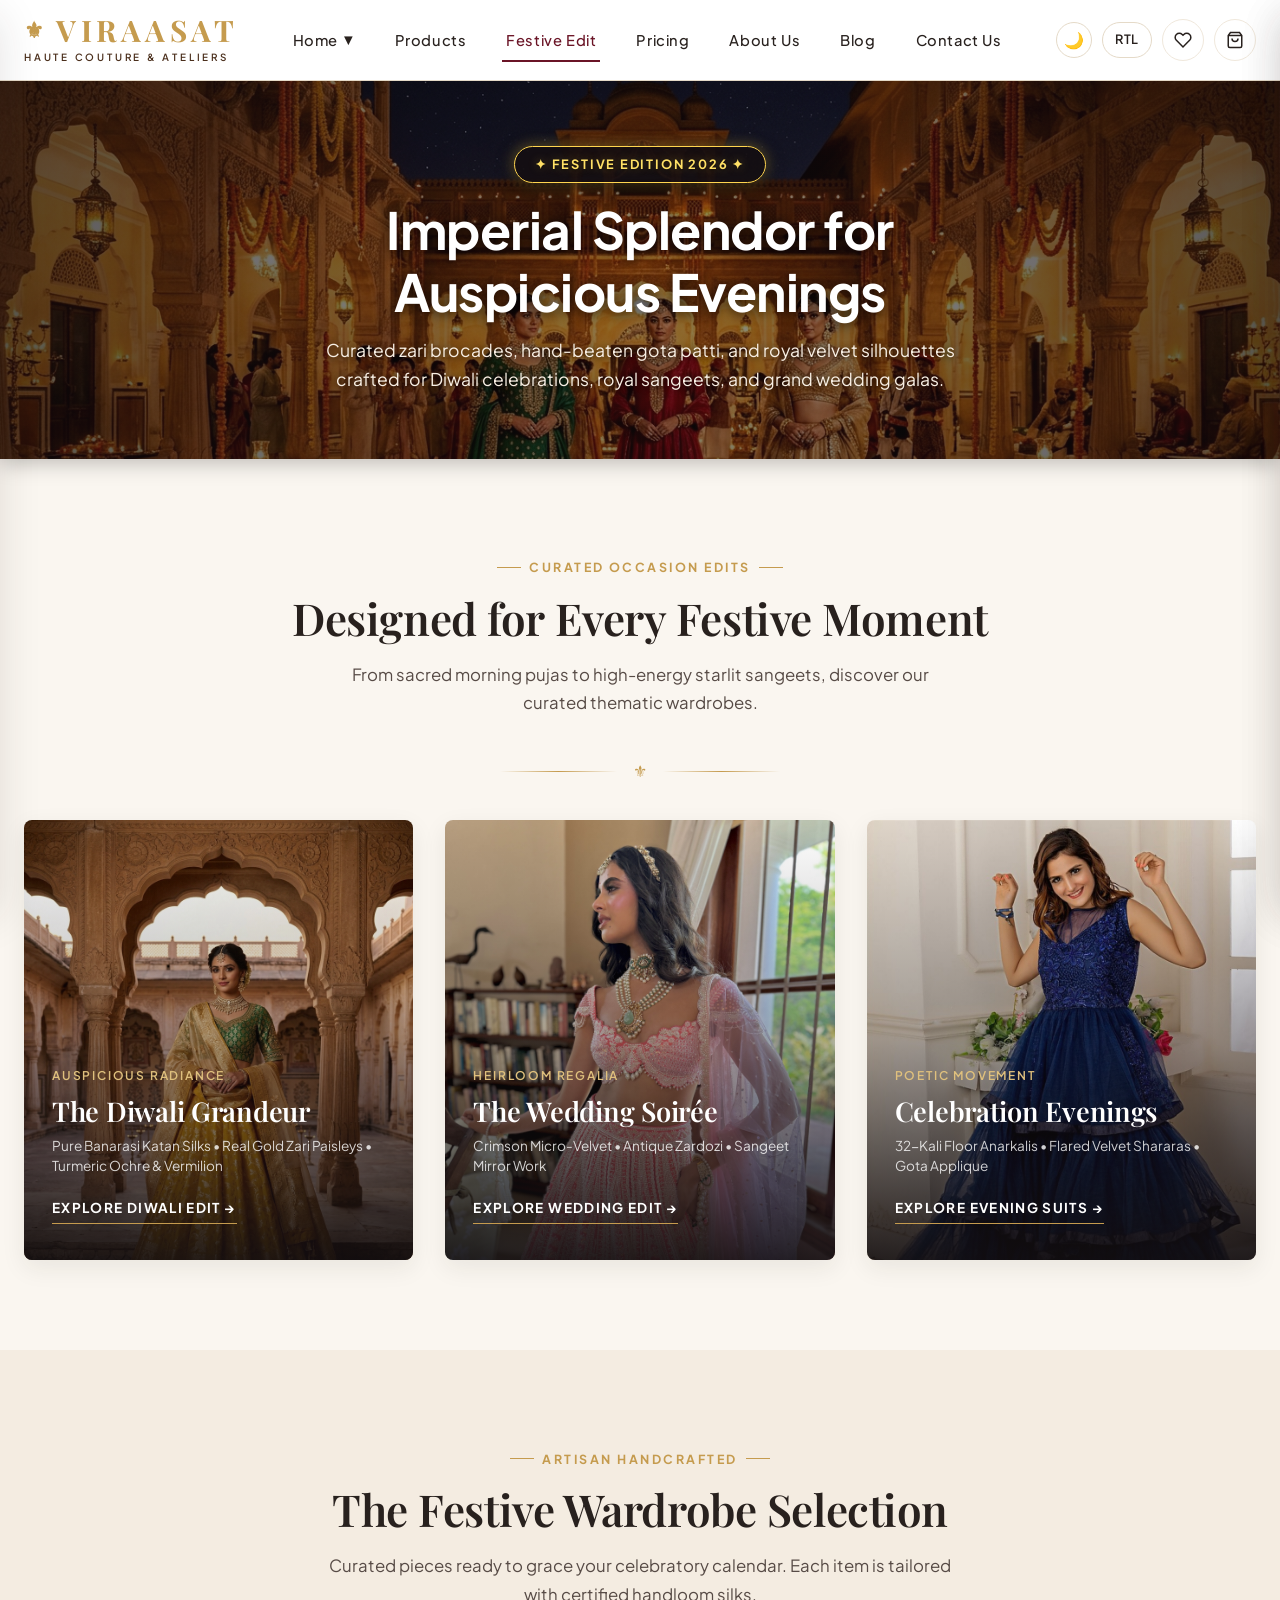
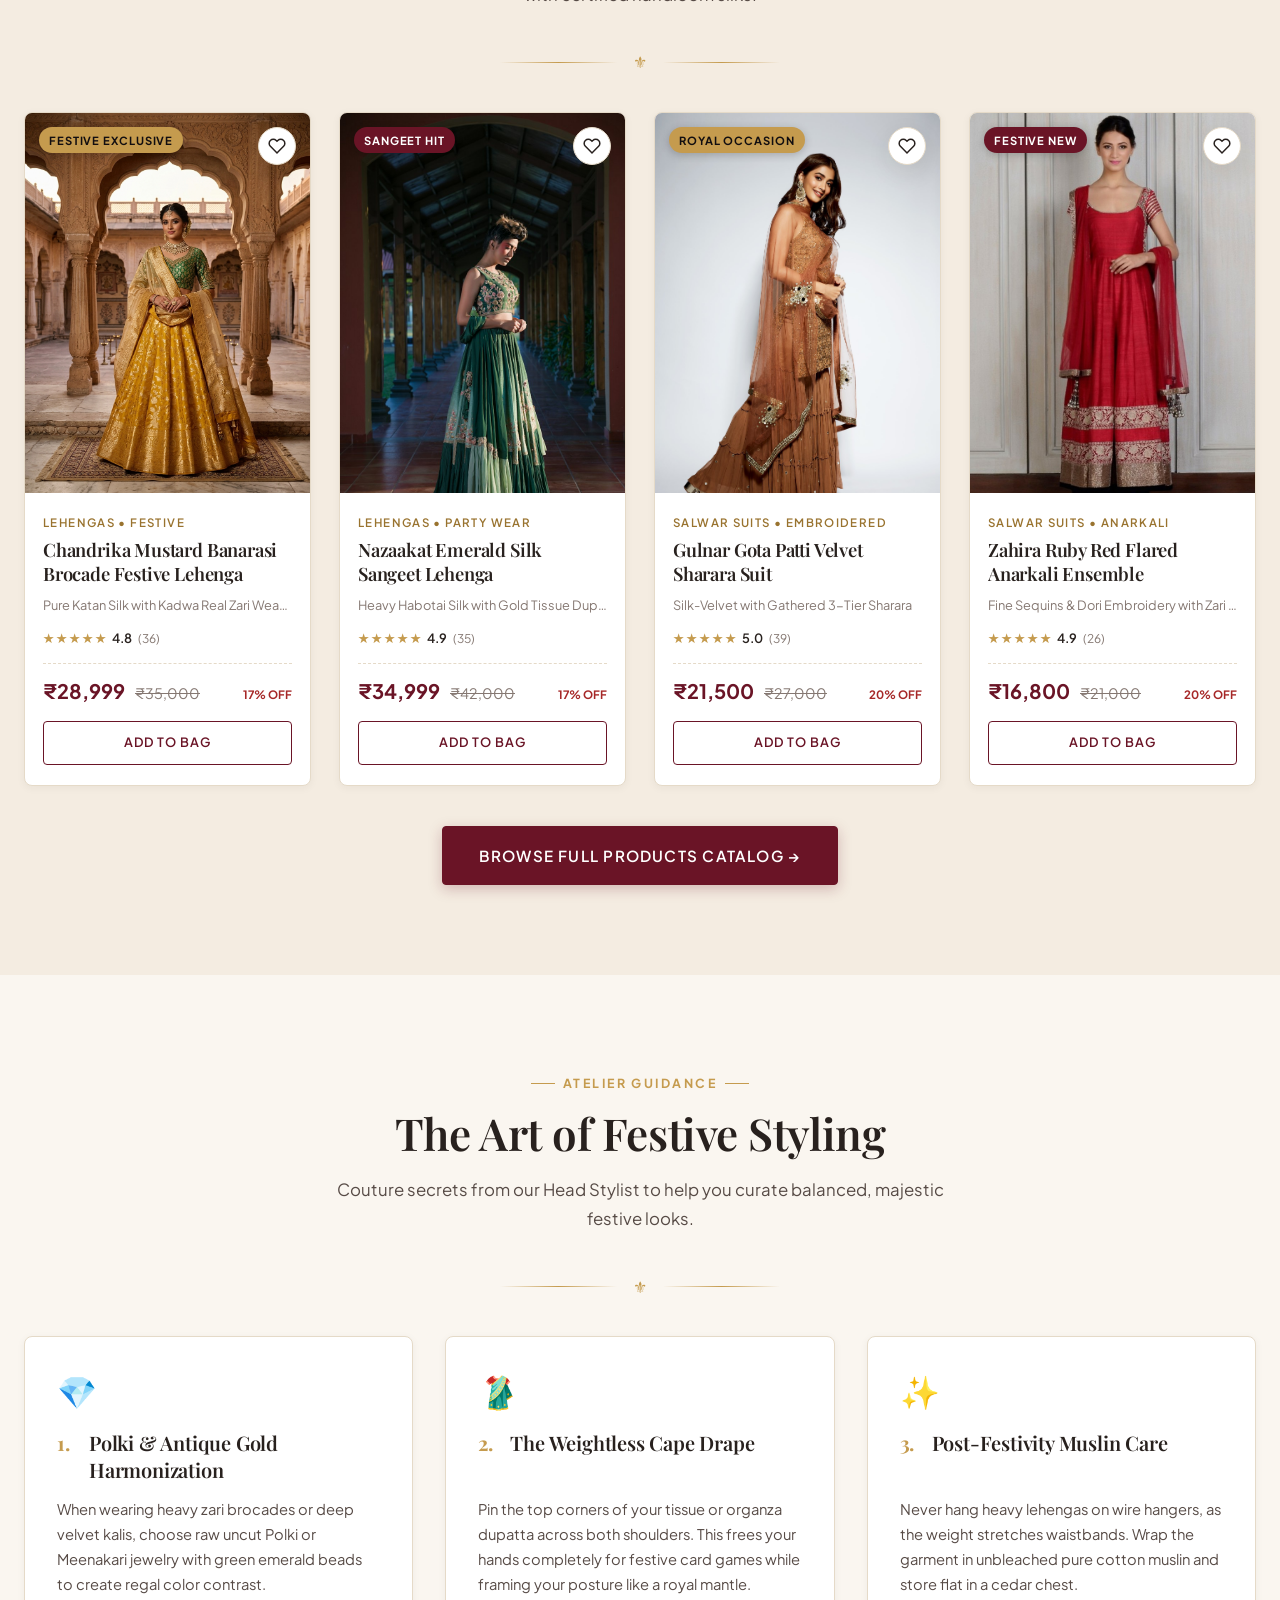
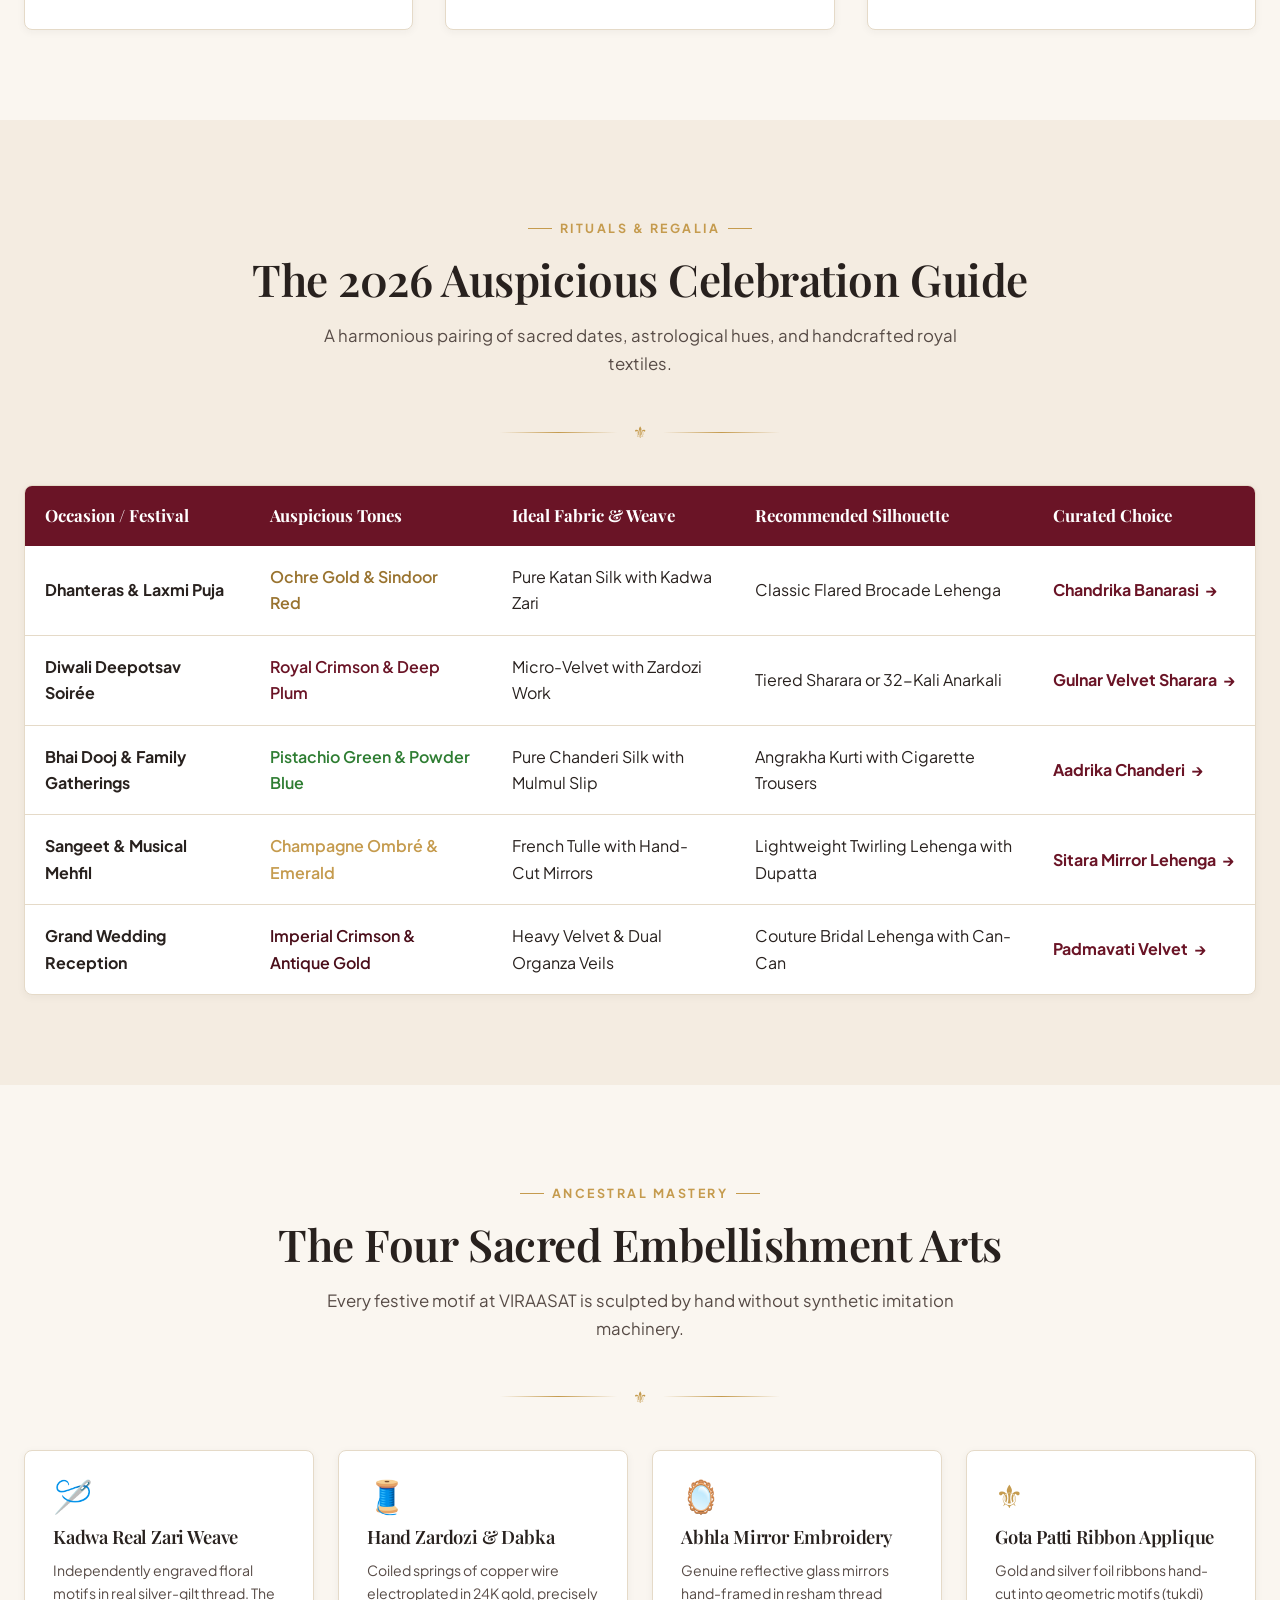
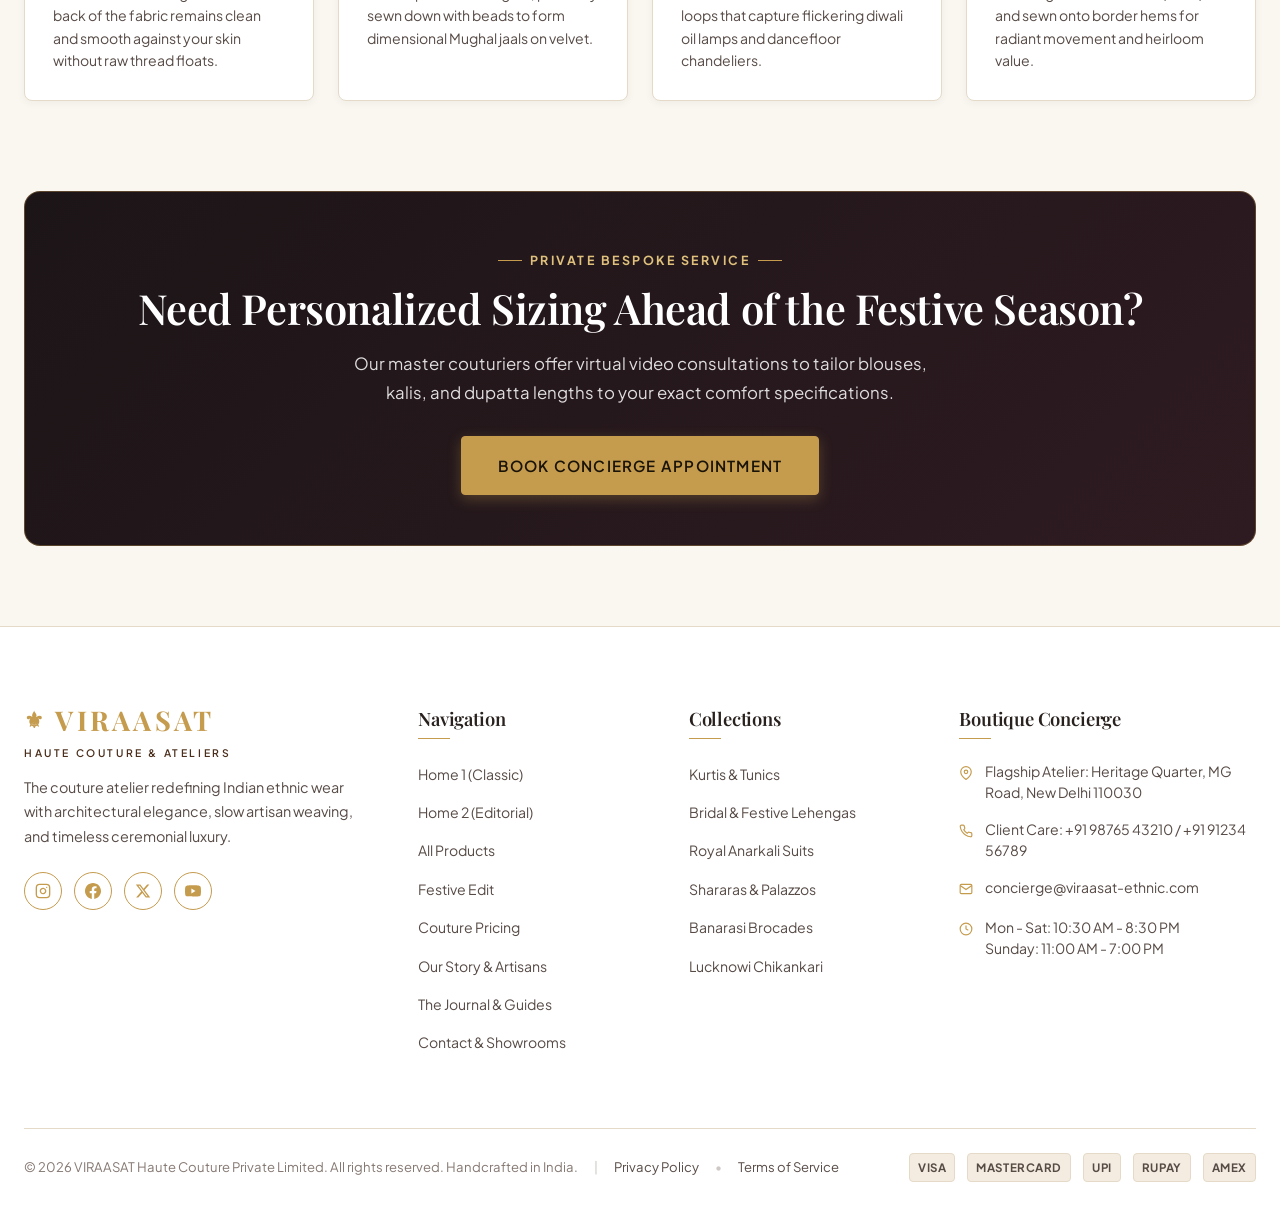
<file: festive-edit.html>
<!DOCTYPE html>
<html lang="en" dir="ltr" data-theme="light">
<head>
  <meta charset="UTF-8">
  <meta name="viewport" content="width=device-width, initial-scale=1.0">
  <meta name="description" content="VIRAASAT Festive Edit 2026 - Discover celebratory occasion-wear, Diwali brocades, royal wedding lehengas, and embroidered festive ensembles.">
  <title>Festive Edit 2026 | VIRAASAT Women's Ethnic Wear</title>
  <link rel="icon" type="image/svg+xml" href="images/favicon.svg">
  <link rel="stylesheet" href="css/style.css">
</head>
<body>

<!-- Main Navigation Header -->
  <header class="site-header">
    <div class="container">
      <nav class="navbar" aria-label="Main Navigation">
        <!-- Brand Logo -->
        <a href="index.html" class="brand-logo">
          <span class="brand-title"><span class="brand-symbol">⚜</span> VIRAASAT</span>
          <span class="brand-subtitle">Haute Couture &amp; Ateliers</span>
        </a>

        <!-- Main Navigation Links (Home is the ONLY dropdown) -->
        <ul class="nav-menu">
          <li class="nav-item dropdown">
            <a href="index.html" class="nav-link">
              Home <span class="nav-chevron">▼</span>
            </a>
            <div class="nav-dropdown">
              <a href="index.html" class="dropdown-link">
                <span>Home 1</span>
                <span class="dropdown-badge">Classic</span>
              </a>
              <a href="home-2.html" class="dropdown-link">
                <span>Home 2</span>
                <span class="dropdown-badge">Editorial</span>
              </a>
            </div>
          </li>
          <li class="nav-item">
            <a href="products.html" class="nav-link">Products</a>
          </li>
          <li class="nav-item">
            <a href="festive-edit.html" class="nav-link active">Festive Edit</a>
          </li>
          <li class="nav-item">
            <a href="pricing.html" class="nav-link">Pricing</a>
          </li>
          <li class="nav-item">
            <a href="about.html" class="nav-link">About Us</a>
          </li>
          <li class="nav-item">
            <a href="blog.html" class="nav-link">Blog</a>
          </li>
          <li class="nav-item">
            <a href="contact.html" class="nav-link">Contact Us</a>
          </li>
        </ul>

        <!-- Header Action Utilities -->
        <div class="header-actions">
          <button class="mode-toggle-btn" aria-label="Toggle Theme"><span>🌙</span></button>
          
          <button class="rtl-toggle-btn" aria-label="Toggle Direction"><span class="btn-text">RTL</span></button>

          <button class="action-btn wishlist-toggle-btn" aria-label="Wishlist">
            <svg width="18" height="18" viewBox="0 0 24 24" fill="none" stroke="currentColor" stroke-width="2">
              <path d="M20.84 4.61a5.5 5.5 0 0 0-7.78 0L12 5.67l-1.06-1.06a5.5 5.5 0 0 0-7.78 7.78l1.06 1.06L12 21.23l7.78-7.78 1.06-1.06a5.5 5.5 0 0 0 0-7.78z"></path>
            </svg>
            <span class="badge-count wishlist-badge" style="display:none;">0</span>
          </button>

          <button class="action-btn cart-toggle-btn" aria-label="Shopping Bag">
            <svg width="18" height="18" viewBox="0 0 24 24" fill="none" stroke="currentColor" stroke-width="2">
              <path d="M6 2L3 6v14a2 2 0 0 0 2 2h14a2 2 0 0 0 2-2V6l-3-4z"></path>
              <line x1="3" y1="6" x2="21" y2="6"></line>
              <path d="M16 10a4 4 0 0 1-8 0"></path>
            </svg>
            <span class="badge-count cart-badge" style="display:none;">0</span>
          </button>

          <button class="hamburger-btn" aria-label="Toggle Navigation Menu">
            <span></span>
            <span></span>
            <span></span>
          </button>
        </div>
      </nav>
    </div>

    <!-- Slide-Down Search Overlay -->
    <div class="search-overlay">
      <div class="container">
        <form class="search-form-inner">
          <span class="search-icon-inside">🔍</span>
          <input type="text" class="search-input-field" placeholder="Search festive brocades, Diwali kurtas, sangeet lehengas..." aria-label="Search query">
          <button type="button" class="search-close-btn" aria-label="Close search">✕</button>
        </form>
      </div>
    </div>
  </header>

  <!-- Festive Hero Banner -->
  <section class="page-hero-banner">
    <img src="images/hero_festive.jpg" alt="Festive Haute Couture" class="page-hero-banner-bg">
    <div class="page-hero-banner-overlay"></div>
    <div class="container page-hero-banner-content">
      <span class="page-hero-banner-tag">✦ Festive Edition 2026 ✦</span>
      <h1 class="page-hero-banner-title">Imperial Splendor for Auspicious Evenings</h1>
      <p class="page-hero-banner-desc">
        Curated zari brocades, hand-beaten gota patti, and royal velvet silhouettes crafted for Diwali celebrations, royal sangeets, and grand wedding galas.
      </p>
    </div>
  </section>

  <!-- Main Content -->
  <main>
    <!-- Section 1: The Four Festive Occasion Moods -->
    <section class="section-padding">
      <div class="container">
        <div class="text-center">
          <span class="section-tag">Curated Occasion Edits</span>
          <h2 class="section-title">Designed for Every Festive Moment</h2>
          <p class="section-subtitle">
            From sacred morning pujas to high-energy starlit sangeets, discover our curated thematic wardrobes.
          </p>
          <div class="gold-divider"><span class="gold-divider-icon">⚜</span></div>
        </div>

        <div class="category-grid">
          <!-- Edit 1: Diwali Grandeur -->
          <div class="category-card" style="height:440px;">
            <img src="images/lehenga_banarasi_mustard.jpg" alt="Diwali Brocades" class="category-card-img" loading="lazy">
            <div class="category-card-overlay">
              <span class="category-card-count">Auspicious Radiance</span>
              <h3 class="category-card-title" style="font-size:1.7rem;">The Diwali Grandeur</h3>
              <p class="category-card-subtypes">Pure Banarasi Katan Silks • Real Gold Zari Paisleys • Turmeric Ochre &amp; Vermilion</p>
              <a href="products.html?category=lehengas&subcategory=Festive" class="category-card-link">Explore Diwali Edit →</a>
            </div>
          </div>

          <!-- Edit 2: Wedding Soirée -->
          <div class="category-card" style="height:440px;">
            <img src="images/lehenga_crimson_bridal.jpg" alt="Wedding Velvet" class="category-card-img" loading="lazy">
            <div class="category-card-overlay">
              <span class="category-card-count">Heirloom Regalia</span>
              <h3 class="category-card-title" style="font-size:1.7rem;">The Wedding Soirée</h3>
              <p class="category-card-subtypes">Crimson Micro-Velvet • Antique Zardozi • Sangeet Mirror Work</p>
              <a href="products.html?category=lehengas&subcategory=Bridal" class="category-card-link">Explore Wedding Edit →</a>
            </div>
          </div>

          <!-- Edit 3: Intimate Celebrations -->
          <div class="category-card" style="height:440px;">
            <img src="images/suit_anarkali_cobalt.jpg" alt="Cobalt Blue Anarkali" class="category-card-img" loading="lazy">
            <div class="category-card-overlay">
              <span class="category-card-count">Poetic Movement</span>
              <h3 class="category-card-title" style="font-size:1.7rem;">Celebration Evenings</h3>
              <p class="category-card-subtypes">32-Kali Floor Anarkalis • Flared Velvet Shararas • Gota Applique</p>
              <a href="products.html?category=suits&subcategory=Anarkali" class="category-card-link">Explore Evening Suits →</a>
            </div>
          </div>
        </div>
      </div>
    </section>

    <!-- Section 2: Curated Festive Creations Catalog -->
    <section class="section-padding" id="festive-catalog" style="background-color: var(--bg-secondary);">
      <div class="container">
        <div class="text-center">
          <span class="section-tag">Artisan Handcrafted</span>
          <h2 class="section-title">The Festive Wardrobe Selection</h2>
          <p class="section-subtitle">
            Curated pieces ready to grace your celebratory calendar. Each item is tailored with certified handloom silks.
          </p>
          <div class="gold-divider"><span class="gold-divider-icon">⚜</span></div>
        </div>

        <div class="products-grid">
          <!-- Card 1: Chandrika Banarasi -->
          <article class="product-card">
            <div class="product-thumb-wrapper">
              <img src="images/lehenga_banarasi_mustard.jpg" alt="Chandrika Mustard Banarasi Brocade" class="product-thumb-img" loading="lazy">
              <span class="product-badge gold">Festive Exclusive</span>
              <div class="product-actions-floating">
                <button class="product-action-icon wishlist-trigger-btn" data-id="lehenga-03" onclick="toggleWishlist('lehenga-03')" aria-label="Save to Wishlist">
                  <svg width="18" height="18" viewBox="0 0 24 24" fill="none" stroke="currentColor" stroke-width="2">
                    <path d="M20.84 4.61a5.5 5.5 0 0 0-7.78 0L12 5.67l-1.06-1.06a5.5 5.5 0 0 0-7.78 7.78l1.06 1.06L12 21.23l7.78-7.78 1.06-1.06a5.5 5.5 0 0 0 0-7.78z"></path>
                  </svg>
                </button>
              </div>
              <button class="product-quick-view-btn" onclick="openQuickView('lehenga-03')">Quick View</button>
            </div>
            <div class="product-info-box">
              <div class="product-category-label">Lehengas • Festive</div>
              <h3 class="product-title">Chandrika Mustard Banarasi Brocade Festive Lehenga</h3>
              <div class="product-fabric-hint">Pure Katan Silk with Kadwa Real Zari Weave</div>
              <div class="product-rating-row">
                <span>★ ★ ★ ★ ★</span>
                <span style="font-weight:600; color:var(--color-text);">4.8</span>
                <span class="product-reviews-num">(36)</span>
              </div>
              <div class="product-price-row">
                <span class="product-price-current">₹28,999</span>
                <span class="product-price-original">₹35,000</span>
                <span class="product-discount-tag">17% OFF</span>
              </div>
              <button class="btn btn-outline product-add-cart-btn" onclick="addToCart('lehenga-03', 'M')">Add to Bag</button>
            </div>
          </article>

          <!-- Card 2: Nazaakat Emerald Silk -->
          <article class="product-card">
            <div class="product-thumb-wrapper">
              <img src="images/lehenga_emerald_silk.jpg" alt="Nazaakat Emerald Silk Sangeet Lehenga" class="product-thumb-img" loading="lazy">
              <span class="product-badge">Sangeet Hit</span>
              <div class="product-actions-floating">
                <button class="product-action-icon wishlist-trigger-btn" data-id="lehenga-05" onclick="toggleWishlist('lehenga-05')" aria-label="Save to Wishlist">
                  <svg width="18" height="18" viewBox="0 0 24 24" fill="none" stroke="currentColor" stroke-width="2">
                    <path d="M20.84 4.61a5.5 5.5 0 0 0-7.78 0L12 5.67l-1.06-1.06a5.5 5.5 0 0 0-7.78 7.78l1.06 1.06L12 21.23l7.78-7.78 1.06-1.06a5.5 5.5 0 0 0 0-7.78z"></path>
                  </svg>
                </button>
              </div>
              <button class="product-quick-view-btn" onclick="openQuickView('lehenga-05')">Quick View</button>
            </div>
            <div class="product-info-box">
              <div class="product-category-label">Lehengas • Party wear</div>
              <h3 class="product-title">Nazaakat Emerald Silk Sangeet Lehenga</h3>
              <div class="product-fabric-hint">Heavy Habotai Silk with Gold Tissue Dupatta</div>
              <div class="product-rating-row">
                <span>★ ★ ★ ★ ★</span>
                <span style="font-weight:600; color:var(--color-text);">4.9</span>
                <span class="product-reviews-num">(35)</span>
              </div>
              <div class="product-price-row">
                <span class="product-price-current">₹34,999</span>
                <span class="product-price-original">₹42,000</span>
                <span class="product-discount-tag">17% OFF</span>
              </div>
              <button class="btn btn-outline product-add-cart-btn" onclick="addToCart('lehenga-05', 'M')">Add to Bag</button>
            </div>
          </article>

          <!-- Card 3: Gulnar Gota Patti Velvet Sharara -->
          <article class="product-card">
            <div class="product-thumb-wrapper">
              <img src="images/suit_sharara_plum.jpg" alt="Gulnar Gota Patti Velvet Sharara" class="product-thumb-img" loading="lazy">
              <span class="product-badge gold">Royal Occasion</span>
              <div class="product-actions-floating">
                <button class="product-action-icon wishlist-trigger-btn" data-id="suit-04" onclick="toggleWishlist('suit-04')" aria-label="Save to Wishlist">
                  <svg width="18" height="18" viewBox="0 0 24 24" fill="none" stroke="currentColor" stroke-width="2">
                    <path d="M20.84 4.61a5.5 5.5 0 0 0-7.78 0L12 5.67l-1.06-1.06a5.5 5.5 0 0 0-7.78 7.78l1.06 1.06L12 21.23l7.78-7.78 1.06-1.06a5.5 5.5 0 0 0 0-7.78z"></path>
                  </svg>
                </button>
              </div>
              <button class="product-quick-view-btn" onclick="openQuickView('suit-04')">Quick View</button>
            </div>
            <div class="product-info-box">
              <div class="product-category-label">Salwar Suits • Embroidered</div>
              <h3 class="product-title">Gulnar Gota Patti Velvet Sharara Suit</h3>
              <div class="product-fabric-hint">Silk-Velvet with Gathered 3-Tier Sharara</div>
              <div class="product-rating-row">
                <span>★ ★ ★ ★ ★</span>
                <span style="font-weight:600; color:var(--color-text);">5.0</span>
                <span class="product-reviews-num">(39)</span>
              </div>
              <div class="product-price-row">
                <span class="product-price-current">₹21,500</span>
                <span class="product-price-original">₹27,000</span>
                <span class="product-discount-tag">20% OFF</span>
              </div>
              <button class="btn btn-outline product-add-cart-btn" onclick="addToCart('suit-04', 'M')">Add to Bag</button>
            </div>
          </article>

          <!-- Card 4: Zahira Ruby Red Anarkali -->
          <article class="product-card">
            <div class="product-thumb-wrapper">
              <img src="images/suit_anarkali_ruby.jpg" alt="Zahira Ruby Red Flared Anarkali" class="product-thumb-img" loading="lazy">
              <span class="product-badge">Festive New</span>
              <div class="product-actions-floating">
                <button class="product-action-icon wishlist-trigger-btn" data-id="suit-05" onclick="toggleWishlist('suit-05')" aria-label="Save to Wishlist">
                  <svg width="18" height="18" viewBox="0 0 24 24" fill="none" stroke="currentColor" stroke-width="2">
                    <path d="M20.84 4.61a5.5 5.5 0 0 0-7.78 0L12 5.67l-1.06-1.06a5.5 5.5 0 0 0-7.78 7.78l1.06 1.06L12 21.23l7.78-7.78 1.06-1.06a5.5 5.5 0 0 0 0-7.78z"></path>
                  </svg>
                </button>
              </div>
              <button class="product-quick-view-btn" onclick="openQuickView('suit-05')">Quick View</button>
            </div>
            <div class="product-info-box">
              <div class="product-category-label">Salwar Suits • Anarkali</div>
              <h3 class="product-title">Zahira Ruby Red Flared Anarkali Ensemble</h3>
              <div class="product-fabric-hint">Fine Sequins &amp; Dori Embroidery with Zari Scallops</div>
              <div class="product-rating-row">
                <span>★ ★ ★ ★ ★</span>
                <span style="font-weight:600; color:var(--color-text);">4.9</span>
                <span class="product-reviews-num">(26)</span>
              </div>
              <div class="product-price-row">
                <span class="product-price-current">₹16,800</span>
                <span class="product-price-original">₹21,000</span>
                <span class="product-discount-tag">20% OFF</span>
              </div>
              <button class="btn btn-outline product-add-cart-btn" onclick="addToCart('suit-05', 'M')">Add to Bag</button>
            </div>
          </article>
        </div>

        <div class="text-center" style="margin-top:40px;">
          <a href="products.html" class="btn btn-primary btn-lg">Browse Full Products Catalog →</a>
        </div>
      </div>
    </section>

    <!-- Section 3: Festive Styling Inspiration Masterclass -->
    <section class="section-padding">
      <div class="container">
        <div class="text-center">
          <span class="section-tag">Atelier Guidance</span>
          <h2 class="section-title">The Art of Festive Styling</h2>
          <p class="section-subtitle">
            Couture secrets from our Head Stylist to help you curate balanced, majestic festive looks.
          </p>
          <div class="gold-divider"><span class="gold-divider-icon">⚜</span></div>
        </div>

        <div class="festive-styling-grid">
          <div class="festive-styling-card">
            <div class="festive-card-icon">💎</div>
            <h3 class="festive-card-title">
              <span class="festive-card-step">1.</span>
              <span class="festive-card-heading-text">Polki &amp; Antique Gold Harmonization</span>
            </h3>
            <p class="festive-card-text">
              When wearing heavy zari brocades or deep velvet kalis, choose raw uncut Polki or Meenakari jewelry with green emerald beads to create regal color contrast.
            </p>
          </div>

          <div class="festive-styling-card">
            <div class="festive-card-icon">🥻</div>
            <h3 class="festive-card-title">
              <span class="festive-card-step">2.</span>
              <span class="festive-card-heading-text">The Weightless Cape Drape</span>
            </h3>
            <p class="festive-card-text">
              Pin the top corners of your tissue or organza dupatta across both shoulders. This frees your hands completely for festive card games while framing your posture like a royal mantle.
            </p>
          </div>

          <div class="festive-styling-card">
            <div class="festive-card-icon">✨</div>
            <h3 class="festive-card-title">
              <span class="festive-card-step">3.</span>
              <span class="festive-card-heading-text">Post-Festivity Muslin Care</span>
            </h3>
            <p class="festive-card-text">
              Never hang heavy lehengas on wire hangers, as the weight stretches waistbands. Wrap the garment in unbleached pure cotton muslin and store flat in a cedar chest.
            </p>
          </div>
        </div>
      </div>
    </section>

    <!-- Section 4: Auspicious Ceremonial Calendar & Wardrobe Matrix (Rich Festive Guide) -->
    <section class="section-padding" style="background-color: var(--bg-secondary);">
      <div class="container">
        <div class="text-center">
          <span class="section-tag">Rituals &amp; Regalia</span>
          <h2 class="section-title">The 2026 Auspicious Celebration Guide</h2>
          <p class="section-subtitle">
            A harmonious pairing of sacred dates, astrological hues, and handcrafted royal textiles.
          </p>
          <div class="gold-divider"><span class="gold-divider-icon">⚜</span></div>
        </div>

        <div style="overflow-x:auto; margin-top:40px; background:var(--bg-surface); border-radius:var(--radius-md); border:1px solid var(--color-border); box-shadow:var(--shadow-sm);">
          <table style="width:100%; border-collapse:collapse; min-width:760px; text-align:left;">
            <thead>
              <tr style="background:var(--color-primary); color:#FFFFFF;">
                <th style="padding:16px 20px; font-family:var(--font-serif); font-size:1.05rem;">Occasion / Festival</th>
                <th style="padding:16px 20px; font-family:var(--font-serif); font-size:1.05rem;">Auspicious Tones</th>
                <th style="padding:16px 20px; font-family:var(--font-serif); font-size:1.05rem;">Ideal Fabric &amp; Weave</th>
                <th style="padding:16px 20px; font-family:var(--font-serif); font-size:1.05rem;">Recommended Silhouette</th>
                <th style="padding:16px 20px; font-family:var(--font-serif); font-size:1.05rem; white-space:nowrap; min-width:210px; text-align:left;">Curated Choice</th>
              </tr>
            </thead>
            <tbody>
              <tr style="border-bottom:1px solid var(--color-border);">
                <td style="padding:18px 20px; font-weight:700;">Dhanteras &amp; Laxmi Puja</td>
                <td style="padding:18px 20px; color:var(--color-gold-dark); font-weight:600;">Ochre Gold &amp; Sindoor Red</td>
                <td style="padding:18px 20px;">Pure Katan Silk with Kadwa Zari</td>
                <td style="padding:18px 20px;">Classic Flared Brocade Lehenga</td>
                <td style="padding:18px 20px; white-space:nowrap;"><a href="products.html?category=lehengas" style="color:var(--color-primary); font-weight:700; display:inline-flex; align-items:center; gap:6px;">Chandrika Banarasi <span>&rarr;</span></a></td>
              </tr>
              <tr style="border-bottom:1px solid var(--color-border);">
                <td style="padding:18px 20px; font-weight:700;">Diwali Deepotsav Soirée</td>
                <td style="padding:18px 20px; color:var(--color-primary); font-weight:600;">Royal Crimson &amp; Deep Plum</td>
                <td style="padding:18px 20px;">Micro-Velvet with Zardozi Work</td>
                <td style="padding:18px 20px;">Tiered Sharara or 32-Kali Anarkali</td>
                <td style="padding:18px 20px; white-space:nowrap;"><a href="products.html?category=suits" style="color:var(--color-primary); font-weight:700; display:inline-flex; align-items:center; gap:6px;">Gulnar Velvet Sharara <span>&rarr;</span></a></td>
              </tr>
              <tr style="border-bottom:1px solid var(--color-border);">
                <td style="padding:18px 20px; font-weight:700;">Bhai Dooj &amp; Family Gatherings</td>
                <td style="padding:18px 20px; color:#2E7D32; font-weight:600;">Pistachio Green &amp; Powder Blue</td>
                <td style="padding:18px 20px;">Pure Chanderi Silk with Mulmul Slip</td>
                <td style="padding:18px 20px;">Angrakha Kurti with Cigarette Trousers</td>
                <td style="padding:18px 20px; white-space:nowrap;"><a href="products.html?category=kurtis" style="color:var(--color-primary); font-weight:700; display:inline-flex; align-items:center; gap:6px;">Aadrika Chanderi <span>&rarr;</span></a></td>
              </tr>
              <tr style="border-bottom:1px solid var(--color-border);">
                <td style="padding:18px 20px; font-weight:700;">Sangeet &amp; Musical Mehfil</td>
                <td style="padding:18px 20px; color:#C59B4E; font-weight:600;">Champagne Ombré &amp; Emerald</td>
                <td style="padding:18px 20px;">French Tulle with Hand-Cut Mirrors</td>
                <td style="padding:18px 20px;">Lightweight Twirling Lehenga with Dupatta</td>
                <td style="padding:18px 20px; white-space:nowrap;"><a href="products.html?category=lehengas" style="color:var(--color-primary); font-weight:700; display:inline-flex; align-items:center; gap:6px;">Sitara Mirror Lehenga <span>&rarr;</span></a></td>
              </tr>
              <tr>
                <td style="padding:18px 20px; font-weight:700;">Grand Wedding Reception</td>
                <td style="padding:18px 20px; color:var(--color-primary-dark); font-weight:600;">Imperial Crimson &amp; Antique Gold</td>
                <td style="padding:18px 20px;">Heavy Velvet &amp; Dual Organza Veils</td>
                <td style="padding:18px 20px;">Couture Bridal Lehenga with Can-Can</td>
                <td style="padding:18px 20px; white-space:nowrap;"><a href="products.html?category=lehengas" style="color:var(--color-primary); font-weight:700; display:inline-flex; align-items:center; gap:6px;">Padmavati Velvet <span>&rarr;</span></a></td>
              </tr>
            </tbody>
          </table>
        </div>
      </div>
    </section>

    <!-- Section 5: The Four Master Embellishment Arts of the Ateliers -->
    <section class="section-padding">
      <div class="container">
        <div class="text-center">
          <span class="section-tag">Ancestral Mastery</span>
          <h2 class="section-title">The Four Sacred Embellishment Arts</h2>
          <p class="section-subtitle">
            Every festive motif at VIRAASAT is sculpted by hand without synthetic imitation machinery.
          </p>
          <div class="gold-divider"><span class="gold-divider-icon">⚜</span></div>
        </div>

        <div class="festive-embellishment-grid">
          <div class="festive-embellishment-card">
            <div class="festive-embellishment-icon">🪡</div>
            <h4 class="festive-embellishment-title">Kadwa Real Zari Weave</h4>
            <p class="festive-embellishment-text">
              Independently engraved floral motifs in real silver-gilt thread. The back of the fabric remains clean and smooth against your skin without raw thread floats.
            </p>
          </div>

          <div class="festive-embellishment-card">
            <div class="festive-embellishment-icon">🧵</div>
            <h4 class="festive-embellishment-title">Hand Zardozi &amp; Dabka</h4>
            <p class="festive-embellishment-text">
              Coiled springs of copper wire electroplated in 24K gold, precisely sewn down with beads to form dimensional Mughal jaals on velvet.
            </p>
          </div>

          <div class="festive-embellishment-card">
            <div class="festive-embellishment-icon">🪞</div>
            <h4 class="festive-embellishment-title">Abhla Mirror Embroidery</h4>
            <p class="festive-embellishment-text">
              Genuine reflective glass mirrors hand-framed in resham thread loops that capture flickering diwali oil lamps and dancefloor chandeliers.
            </p>
          </div>

          <div class="festive-embellishment-card">
            <div class="festive-embellishment-icon">⚜</div>
            <h4 class="festive-embellishment-title">Gota Patti Ribbon Applique</h4>
            <p class="festive-embellishment-text">
              Gold and silver foil ribbons hand-cut into geometric motifs (tukdi) and sewn onto border hems for radiant movement and heirloom value.
            </p>
          </div>
        </div>
      </div>
    </section>

    <!-- Section 6: Bespoke Consultation Banner -->
    <section class="container" style="margin-bottom:80px;">
      <div class="bespoke-consultation-banner-box">
        <span class="section-tag" style="color:var(--color-gold-light);">Private Bespoke Service</span>
        <h2 style="color:#FFFFFF; font-size:clamp(1.8rem, 3.5vw, 2.6rem); margin-bottom:16px;">
          Need Personalized Sizing Ahead of the Festive Season?
        </h2>
        <p style="font-size:1.05rem; color:rgba(255,255,255,0.85); max-width:600px; margin:0 auto 28px; line-height:1.7;">
          Our master couturiers offer virtual video consultations to tailor blouses, kalis, and dupatta lengths to your exact comfort specifications.
        </p>
        <a href="contact.html" class="btn btn-gold btn-lg">Book Concierge Appointment</a>
      </div>
    </section>
  </main>

    <!-- Complete Boutique Footer -->
  <footer class="site-footer">
    <div class="container">
      <div class="footer-top-grid">
        <!-- Col 1: Brand -->
        <div class="footer-brand">
          <a href="index.html" class="brand-logo" style="margin-bottom:6px; display:inline-block;">
            <span class="brand-title" style="color:var(--color-gold);"><span class="brand-symbol">⚜</span> VIRAASAT</span>
          </a>
          <div class="footer-brand-subtitle">HAUTE COUTURE &amp; ATELIERS</div>
          <p class="footer-brand-desc" style="margin-top: 14px;">
            The couture atelier redefining Indian ethnic wear with architectural elegance, slow artisan weaving, and timeless ceremonial luxury.
          </p>
          <div class="footer-social-row">
            <a href="https://instagram.com" target="_blank" rel="noopener noreferrer" class="footer-social-link" aria-label="Instagram">
              <svg width="16" height="16" viewBox="0 0 24 24" fill="none" stroke="currentColor" stroke-width="2" stroke-linecap="round" stroke-linejoin="round" aria-hidden="true"><rect x="2" y="2" width="20" height="20" rx="5" ry="5"></rect><path d="M16 11.37A4 4 0 1 1 12.63 8 4 4 0 0 1 16 11.37z"></path><line x1="17.5" y1="6.5" x2="17.51" y2="6.5"></line></svg>
            </a>
            <a href="https://facebook.com" target="_blank" rel="noopener noreferrer" class="footer-social-link" aria-label="Facebook">
              <svg width="16" height="16" viewBox="0 0 24 24" fill="currentColor" aria-hidden="true"><path d="M24 12.073c0-6.627-5.373-12-12-12s-12 5.373-12 12c0 5.99 4.388 10.954 10.125 11.854v-8.385H7.078v-3.47h3.047V9.43c0-3.007 1.792-4.669 4.533-4.669 1.312 0 2.686.235 2.686.235v2.953H15.83c-1.491 0-1.956.925-1.956 1.874v2.25h3.328l-.532 3.47h-2.796v8.385C19.612 23.027 24 18.062 24 12.073z"/></svg>
            </a>
            <a href="https://twitter.com" target="_blank" rel="noopener noreferrer" class="footer-social-link" aria-label="X (formerly Twitter)">
              <svg width="15" height="15" viewBox="0 0 24 24" fill="currentColor" aria-hidden="true"><path d="M18.244 2.25h3.308l-7.227 8.26 8.502 11.24H16.17l-5.214-6.817L4.99 21.75H1.68l7.73-8.835L1.254 2.25H8.08l4.713 6.231zm-1.161 17.52h1.833L7.084 4.126H5.117z"/></svg>
            </a>
            <a href="https://youtube.com" target="_blank" rel="noopener noreferrer" class="footer-social-link" aria-label="YouTube">
              <svg width="16" height="16" viewBox="0 0 24 24" fill="currentColor" aria-hidden="true"><path d="M23.498 6.186a3.016 3.016 0 0 0-2.122-2.136C19.505 3.545 12 3.545 12 3.545s-7.505 0-9.377.505A3.017 3.017 0 0 0 .502 6.186C0 8.07 0 12 0 12s0 3.93.502 5.814a3.016 3.016 0 0 0 2.122 2.136c1.871.505 9.376.505 9.376.505s7.505 0 9.377-.505a3.015 3.015 0 0 0 2.122-2.136C24 15.93 24 12 24 12s0-3.93-.502-5.814zM9.545 15.568V8.432L15.818 12l-6.273 3.568z"/></svg>
            </a>
          </div>
        </div>

        <!-- Col 2: Navigation Links -->
        <div>
          <h4 class="footer-col-title">Navigation</h4>
          <ul class="footer-links-list">
            <li><a href="index.html" class="footer-link">Home 1 (Classic)</a></li>
            <li><a href="home-2.html" class="footer-link">Home 2 (Editorial)</a></li>
            <li><a href="products.html" class="footer-link">All Products</a></li>
            <li><a href="festive-edit.html" class="footer-link">Festive Edit</a></li>
            <li><a href="pricing.html" class="footer-link">Couture Pricing</a></li>
            <li><a href="about.html" class="footer-link">Our Story &amp; Artisans</a></li>
            <li><a href="blog.html" class="footer-link">The Journal &amp; Guides</a></li>
            <li><a href="contact.html" class="footer-link">Contact &amp; Showrooms</a></li>
          </ul>
        </div>

        <!-- Col 3: Product Categories -->
        <div>
          <h4 class="footer-col-title">Collections</h4>
          <ul class="footer-links-list">
            <li><a href="products.html?category=kurtis" class="footer-link">Kurtis &amp; Tunics</a></li>
            <li><a href="products.html?category=lehengas" class="footer-link">Bridal &amp; Festive Lehengas</a></li>
            <li><a href="products.html?category=suits" class="footer-link">Royal Anarkali Suits</a></li>
            <li><a href="products.html?category=suits&subcategory=Palazzo" class="footer-link">Shararas &amp; Palazzos</a></li>
            <li><a href="festive-edit.html" class="footer-link">Banarasi Brocades</a></li>
            <li><a href="products.html?category=kurtis&subcategory=Embroidered" class="footer-link">Lucknowi Chikankari</a></li>
          </ul>
        </div>

                <!-- Col 4: Boutique Concierge -->
        <div>
          <h4 class="footer-col-title">Boutique Concierge</h4>
          <div class="footer-contact-item">
            <span class="footer-contact-icon"><svg width="14" height="14" viewBox="0 0 24 24" fill="none" stroke="currentColor" stroke-width="2"><path d="M21 10c0 7-9 13-9 13s-9-6-9-13a9 9 0 0 1 18 0z"></path><circle cx="12" cy="10" r="3"></circle></svg></span>
            <span>Flagship Atelier: Heritage Quarter, MG Road, New Delhi 110030</span>
          </div>
          <div class="footer-contact-item">
            <span class="footer-contact-icon"><svg width="14" height="14" viewBox="0 0 24 24" fill="none" stroke="currentColor" stroke-width="2"><path d="M22 16.92v3a2 2 0 0 1-2.18 2 19.79 19.79 0 0 1-8.63-3.07 19.5 19.5 0 0 1-6-6 19.79 19.79 0 0 1-3.07-8.67A2 2 0 0 1 4.11 2h3a2 2 0 0 1 2 1.72 12.84 12.84 0 0 0 .7 2.81 2 2 0 0 1-.45 2.11L8.09 9.91a16 16 0 0 0 6 6l1.27-1.27a2 2 0 0 1 2.11-.45 12.84 12.84 0 0 0 2.81.7A2 2 0 0 1 22 16.92z"></path></svg></span>
            <span>Client Care: +91 98765 43210 / +91 91234 56789</span>
          </div>
          <div class="footer-contact-item">
            <span class="footer-contact-icon"><svg width="14" height="14" viewBox="0 0 24 24" fill="none" stroke="currentColor" stroke-width="2"><path d="M4 4h16c1.1 0 2 .9 2 2v12c0 1.1-.9 2-2 2H4c-1.1 0-2-.9-2-2V6c0-1.1.9-2 2-2z"></path><polyline points="22,6 12,13 2,6"></polyline></svg></span>
            <span>concierge@viraasat-ethnic.com</span>
          </div>
          <div class="footer-contact-item">
            <span class="footer-contact-icon"><svg width="14" height="14" viewBox="0 0 24 24" fill="none" stroke="currentColor" stroke-width="2"><circle cx="12" cy="12" r="10"></circle><polyline points="12 6 12 12 16 14"></polyline></svg></span>
            <span>Mon - Sat: 10:30 AM - 8:30 PM<br>Sunday: 11:00 AM - 7:00 PM</span>
          </div>
        </div>
      </div>

      <!-- Footer Bottom Bar -->
      <div class="footer-bottom-bar">
        <div style="display:flex; flex-wrap:wrap; gap:16px; align-items:center;">
          <span>© 2026 VIRAASAT Haute Couture Private Limited. All rights reserved. Handcrafted in India.</span>
          <span style="opacity:0.4;">|</span>
          <a href="privacy.html" class="footer-policy-link">Privacy Policy</a>
          <span style="opacity:0.4;">•</span>
          <a href="terms.html" class="footer-policy-link">Terms of Service</a>
        </div>
        <div class="footer-payment-badges">
          <span class="payment-chip">VISA</span>
          <span class="payment-chip">MASTERCARD</span>
          <span class="payment-chip">UPI</span>
          <span class="payment-chip">RUPAY</span>
          <span class="payment-chip">AMEX</span>
        </div>
      </div>
    </div>
  </footer>

  <!-- Drawers & Modals -->
  <div class="side-drawer wishlist-drawer" aria-label="Saved Wishlist Items">
    <div class="drawer-header">
      <h3>Your Curated Wishlist</h3>
      <button class="action-btn wishlist-close-btn" aria-label="Close wishlist">✕</button>
    </div>
    <div class="drawer-body wishlist-items-container"></div>
  </div>

  <div class="side-drawer cart-drawer" aria-label="Shopping Bag">
    <div class="drawer-header">
      <h3>Your Shopping Bag</h3>
      <button class="action-btn cart-close-btn" aria-label="Close shopping bag">✕</button>
    </div>
    <div class="drawer-body cart-items-container"></div>
    <div class="drawer-footer">
      <div style="display:flex; justify-content:space-between; font-weight:700; margin-bottom:16px;">
        <span>Subtotal</span>
        <span class="cart-subtotal-val">₹0</span>
      </div>
      <button class="btn btn-primary btn-lg cart-checkout-btn" style="width:100%;">Proceed to Checkout</button>
    </div>
  </div>

  <div class="mobile-nav-drawer" aria-label="Mobile Menu">
    <div class="mobile-nav-header">
      <span class="brand-title" style="font-size:1.4rem;"><span class="brand-symbol">⚜</span> VIRAASAT</span>
      <button class="action-btn mobile-nav-close" aria-label="Close menu">✕</button>
    </div>
    <div class="mobile-nav-body">
      <ul class="mobile-nav-list">
        <li>
          <a href="#" class="mobile-nav-link mobile-home-toggle">
            <span>Home</span>
            <span class="nav-chevron">▼</span>
          </a>
          <div class="mobile-home-sublist">
            <a href="index.html" class="mobile-nav-sublink">Home 1 (Classic)</a>
            <a href="home-2.html" class="mobile-nav-sublink">Home 2 (Editorial)</a>
          </div>
        </li>
        <li><a href="products.html" class="mobile-nav-link">Products</a></li>
        <li><a href="festive-edit.html" class="mobile-nav-link" style="color:var(--color-primary); font-weight:700;">Festive Edit</a></li>
        <li><a href="pricing.html" class="mobile-nav-link">Pricing</a></li>
        <li><a href="about.html" class="mobile-nav-link">About Us</a></li>
        <li><a href="blog.html" class="mobile-nav-link">Blog</a></li>
        <li><a href="contact.html" class="mobile-nav-link">Contact Us</a></li>
      </ul>
    </div>
  </div>

  <div class="drawer-backdrop"></div>

  <div class="modal-overlay quickview-modal" aria-hidden="true">
    <div class="modal-content-box">
      <button class="modal-close-btn" aria-label="Close modal">✕</button>
      <div class="quickview-body"></div>
    </div>
  </div>

  <div class="toast-container"></div>

  <!-- Scripts -->
  <script src="js/data.js"></script>
  <script src="js/main.js"></script>
</body>
</html>
</file>
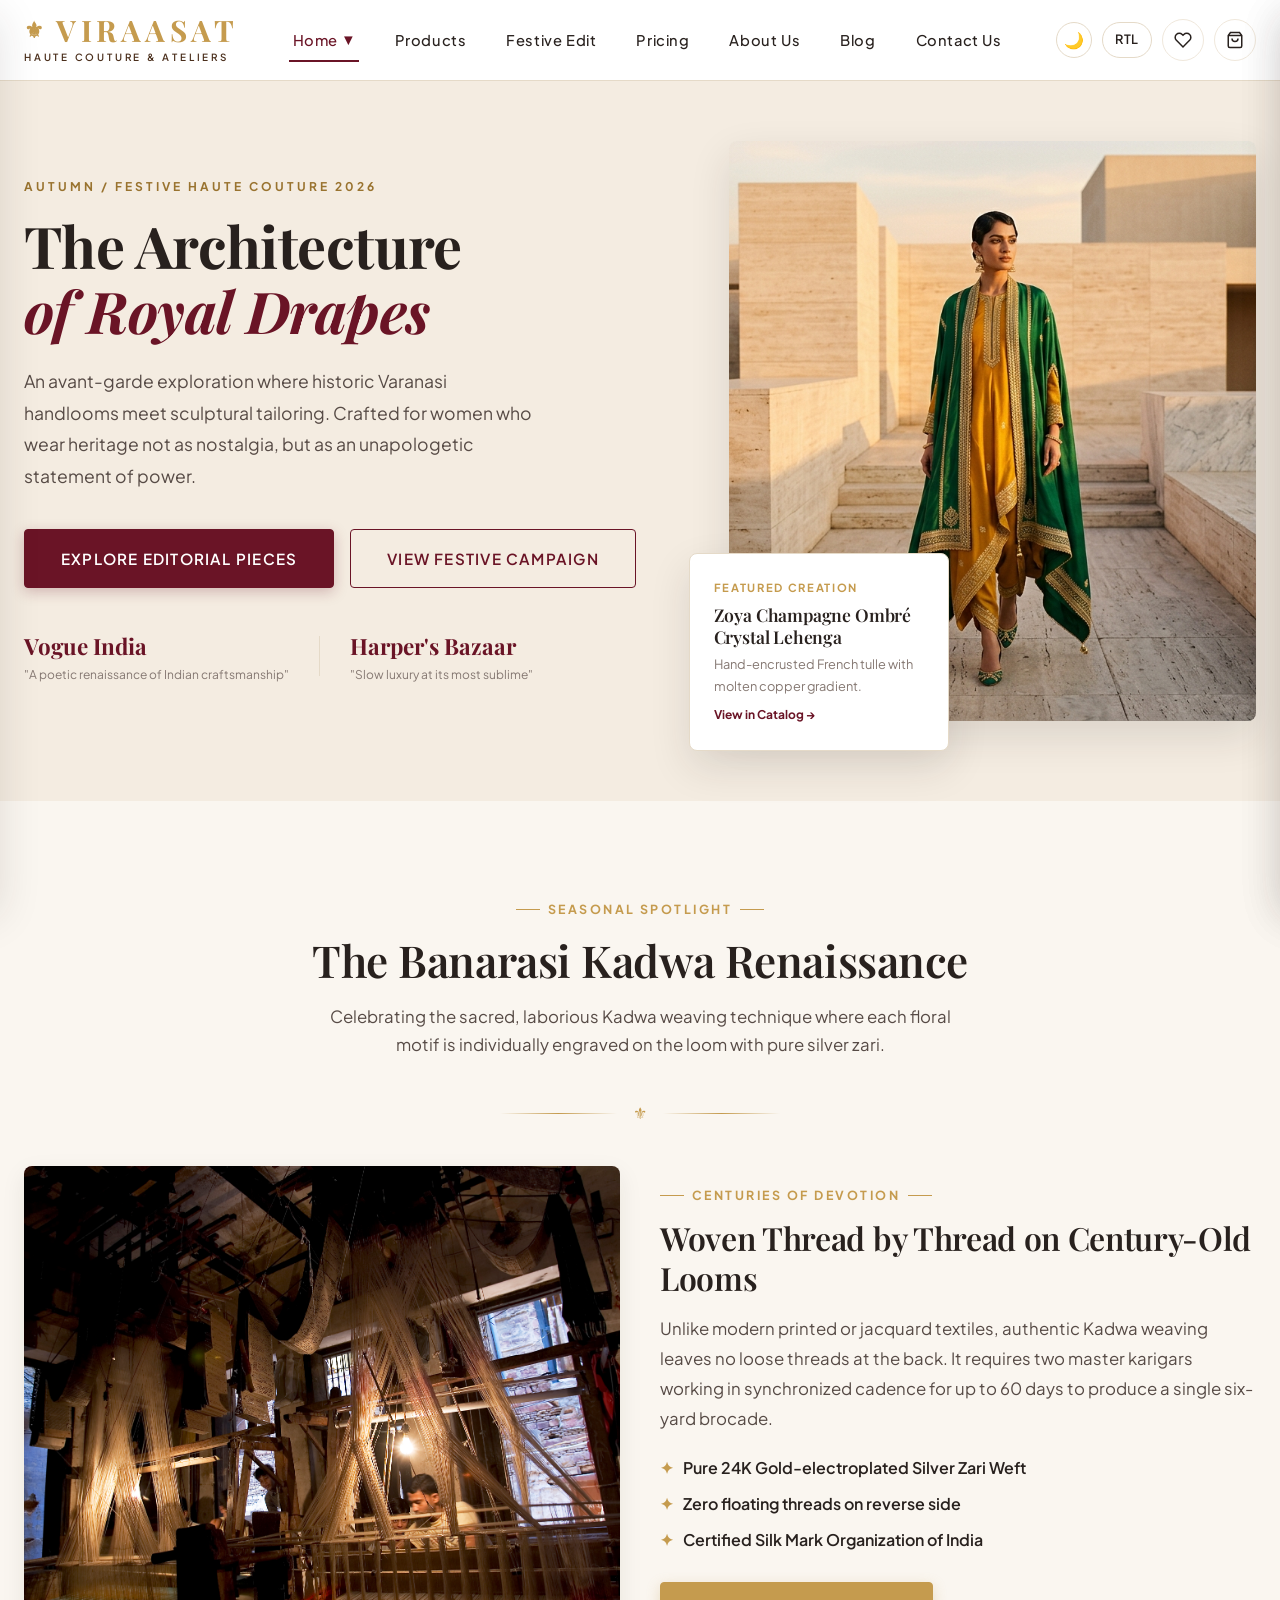
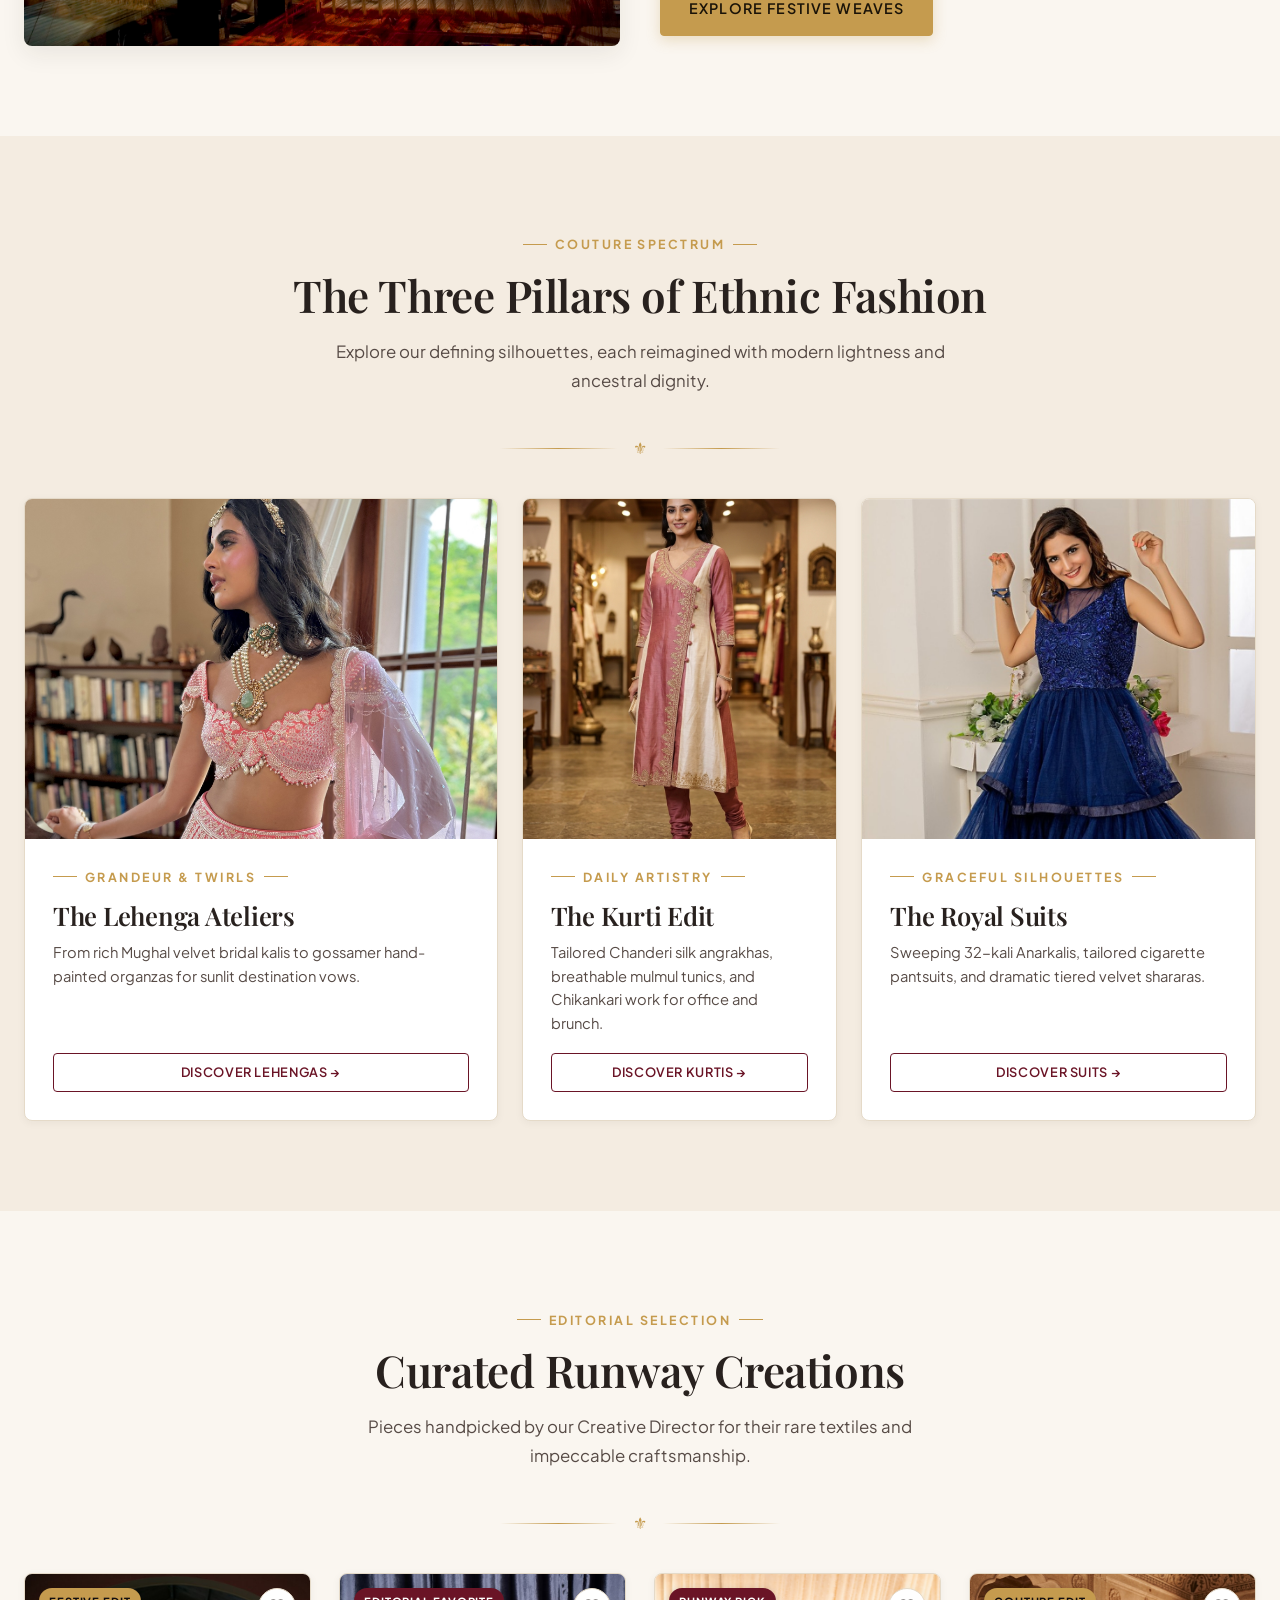
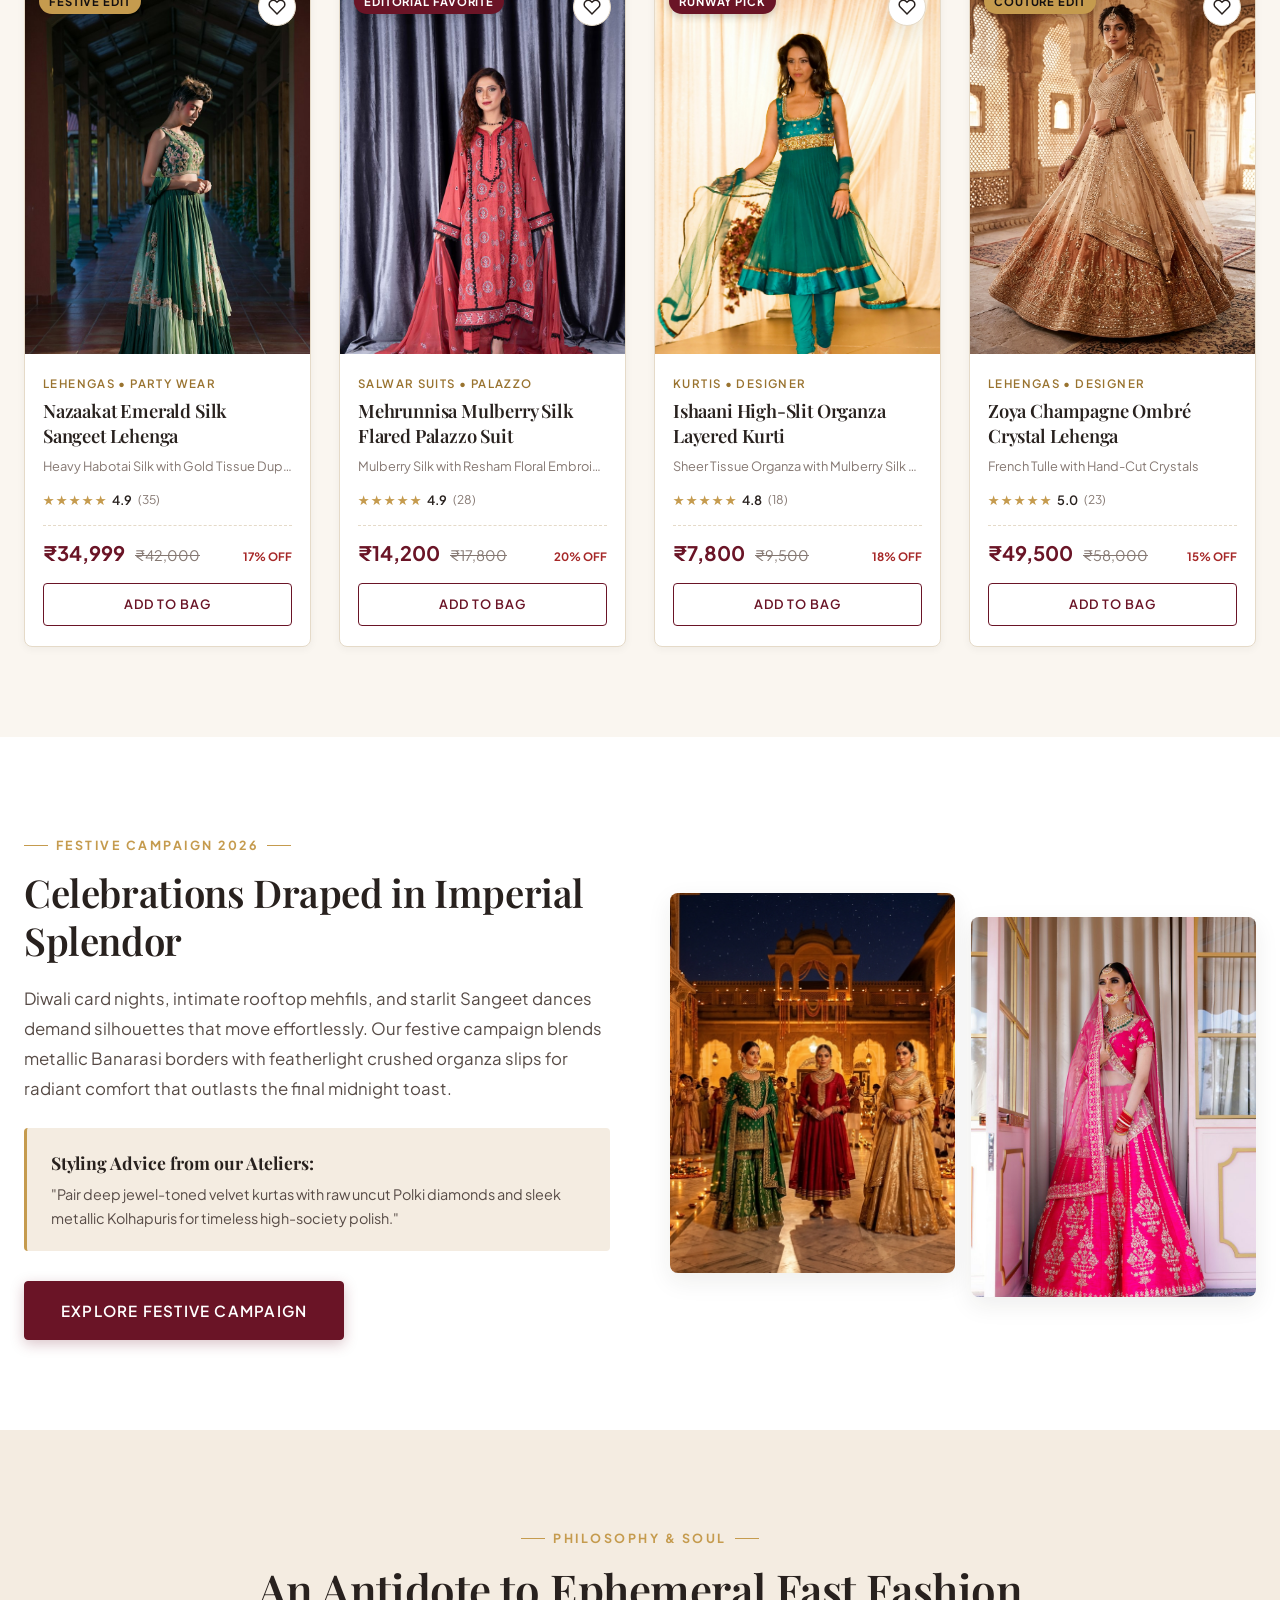
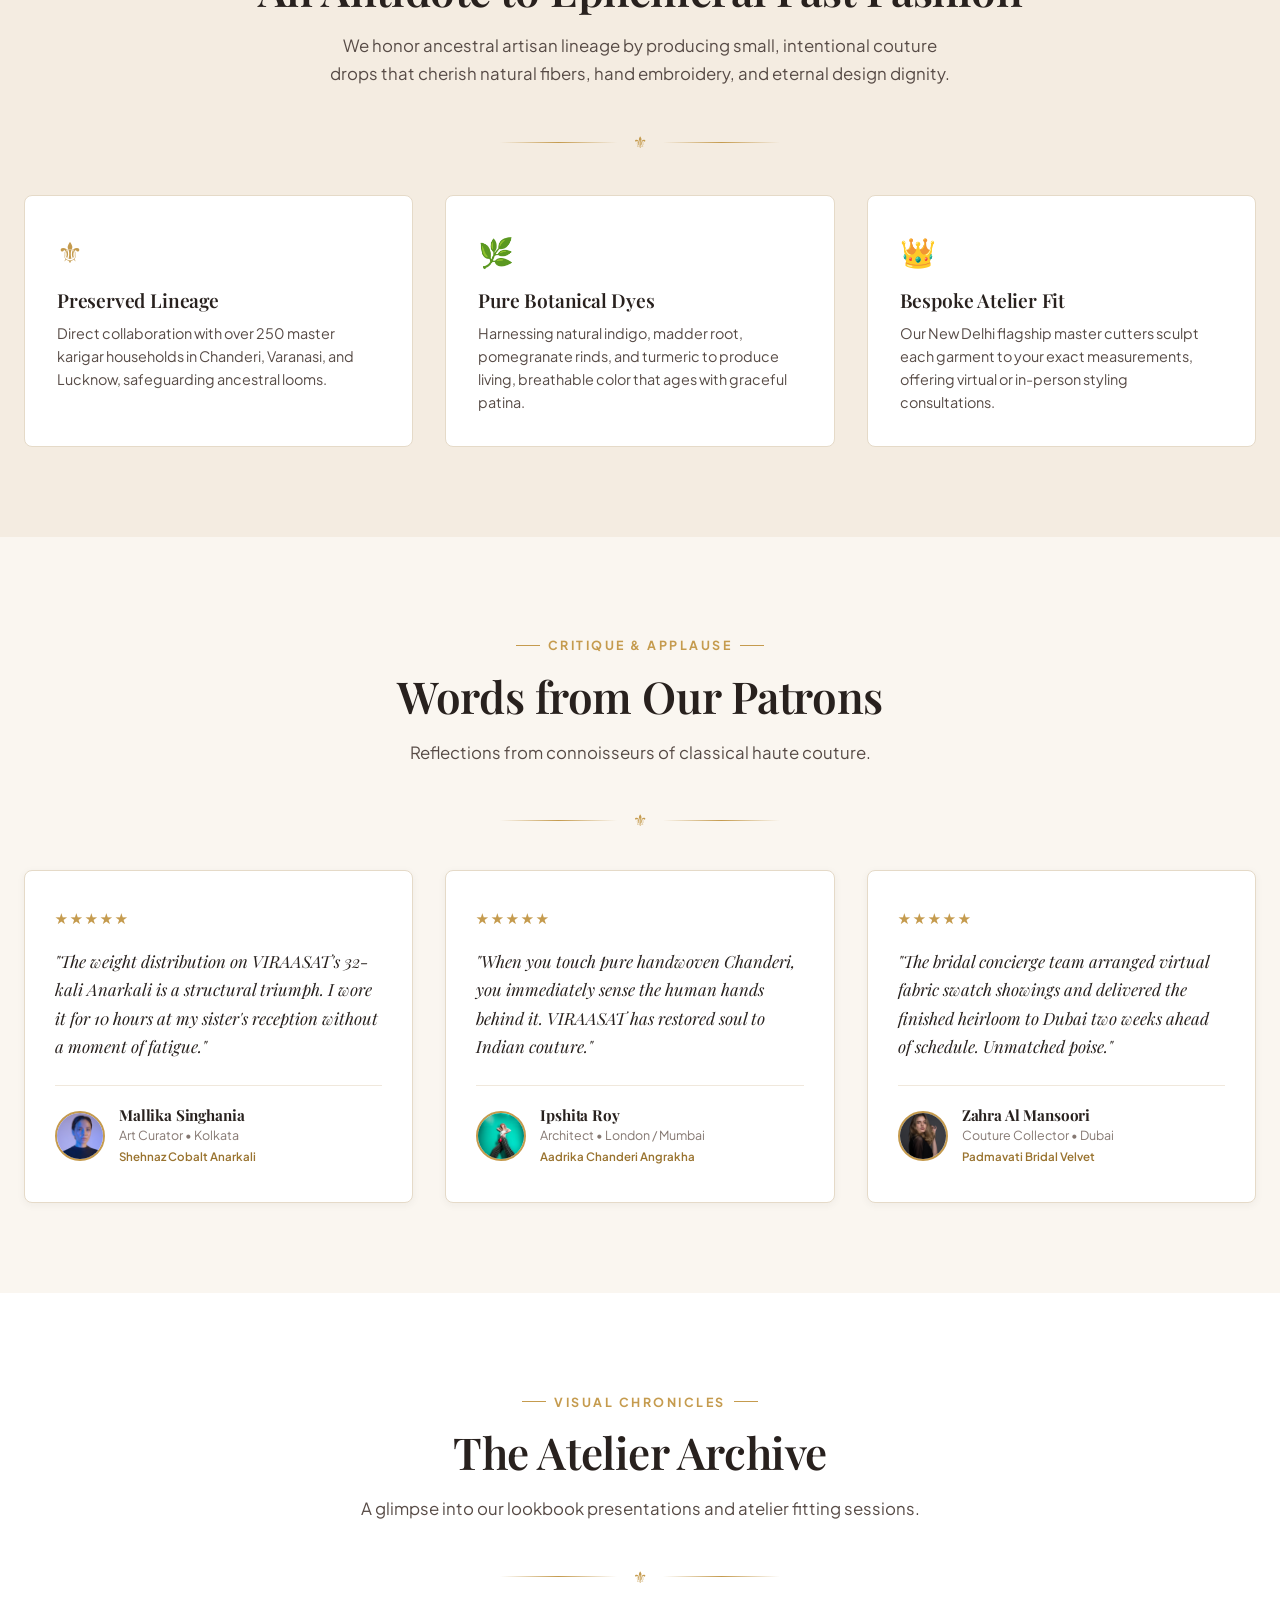
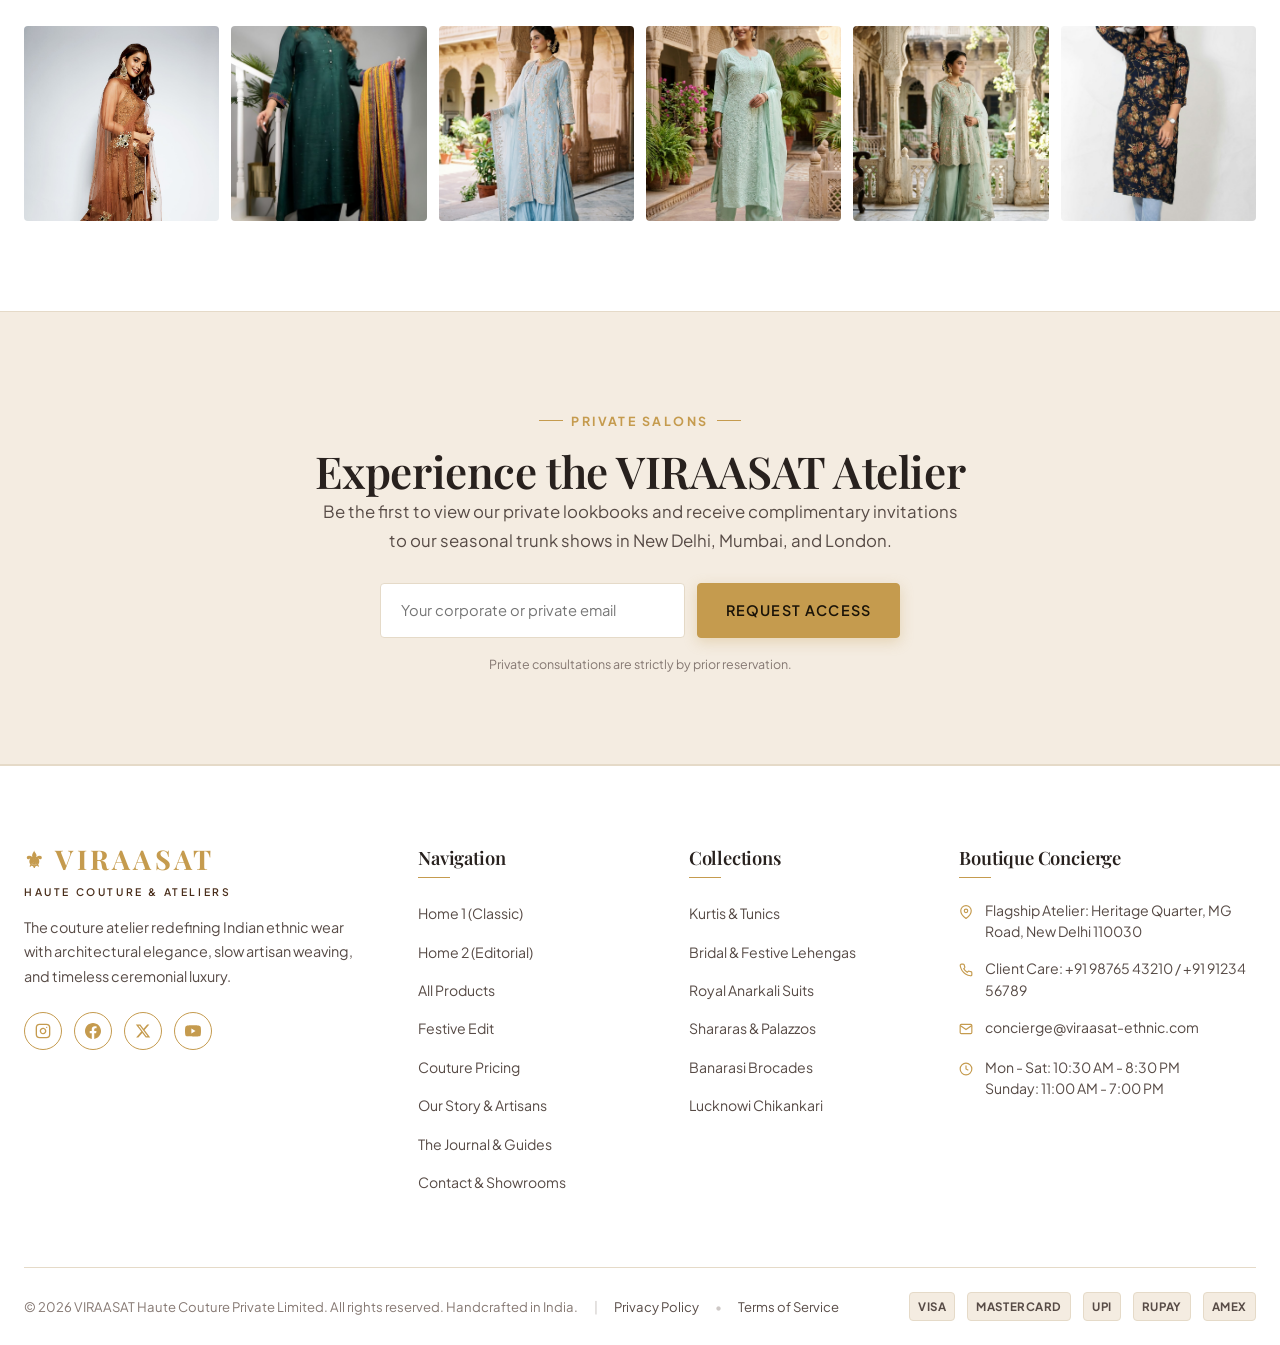
<file: home-2.html>
<!DOCTYPE html>
<html lang="en" dir="ltr" data-theme="light">
<head>
  <meta charset="UTF-8">
  <meta name="viewport" content="width=device-width, initial-scale=1.0">
  <meta name="description" content="VIRAASAT Editorial Edition - An artistic perspective on Indian haute couture, hand-woven silks, and contemporary royal silhouettes.">
  <title>VIRAASAT | The Editorial Atelier (Home 2)</title>
  <link rel="icon" type="image/svg+xml" href="images/favicon.svg">
  <link rel="stylesheet" href="css/style.css">
</head>
<body>

<!-- Main Navigation Header -->
  <header class="site-header">
    <div class="container">
      <nav class="navbar" aria-label="Main Navigation">
        <!-- Brand Logo -->
        <a href="index.html" class="brand-logo">
          <span class="brand-title"><span class="brand-symbol">⚜</span> VIRAASAT</span>
          <span class="brand-subtitle">Haute Couture &amp; Ateliers</span>
        </a>

        <!-- Main Navigation Links (Home is the ONLY dropdown) -->
        <ul class="nav-menu">
          <li class="nav-item dropdown">
            <a href="home-2.html" class="nav-link active">
              Home <span class="nav-chevron">▼</span>
            </a>
            <div class="nav-dropdown">
              <a href="index.html" class="dropdown-link">
                <span>Home 1</span>
                <span class="dropdown-badge">Classic</span>
              </a>
              <a href="home-2.html" class="dropdown-link active">
                <span>Home 2</span>
                <span class="dropdown-badge">Editorial</span>
              </a>
            </div>
          </li>
          <li class="nav-item">
            <a href="products.html" class="nav-link">Products</a>
          </li>
          <li class="nav-item">
            <a href="festive-edit.html" class="nav-link">Festive Edit</a>
          </li>
          <li class="nav-item">
            <a href="pricing.html" class="nav-link">Pricing</a>
          </li>
          <li class="nav-item">
            <a href="about.html" class="nav-link">About Us</a>
          </li>
          <li class="nav-item">
            <a href="blog.html" class="nav-link">Blog</a>
          </li>
          <li class="nav-item">
            <a href="contact.html" class="nav-link">Contact Us</a>
          </li>
        </ul>

        <!-- Header Action Utilities -->
        <div class="header-actions">
          <button class="mode-toggle-btn" aria-label="Toggle Theme"><span>🌙</span></button>
          
          <button class="rtl-toggle-btn" aria-label="Toggle Direction"><span class="btn-text">RTL</span></button>

          <button class="action-btn wishlist-toggle-btn" aria-label="Wishlist">
            <svg width="18" height="18" viewBox="0 0 24 24" fill="none" stroke="currentColor" stroke-width="2">
              <path d="M20.84 4.61a5.5 5.5 0 0 0-7.78 0L12 5.67l-1.06-1.06a5.5 5.5 0 0 0-7.78 7.78l1.06 1.06L12 21.23l7.78-7.78 1.06-1.06a5.5 5.5 0 0 0 0-7.78z"></path>
            </svg>
            <span class="badge-count wishlist-badge" style="display:none;">0</span>
          </button>

          <button class="action-btn cart-toggle-btn" aria-label="Shopping Bag">
            <svg width="18" height="18" viewBox="0 0 24 24" fill="none" stroke="currentColor" stroke-width="2">
              <path d="M6 2L3 6v14a2 2 0 0 0 2 2h14a2 2 0 0 0 2-2V6l-3-4z"></path>
              <line x1="3" y1="6" x2="21" y2="6"></line>
              <path d="M16 10a4 4 0 0 1-8 0"></path>
            </svg>
            <span class="badge-count cart-badge" style="display:none;">0</span>
          </button>

          <button class="hamburger-btn" aria-label="Toggle Navigation Menu">
            <span></span>
            <span></span>
            <span></span>
          </button>
        </div>
      </nav>
    </div>

    <!-- Slide-Down Search Overlay -->
    <div class="search-overlay">
      <div class="container">
        <form class="search-form-inner">
          <span class="search-icon-inside">🔍</span>
          <input type="text" class="search-input-field" placeholder="Search editorial archives, silk tunics, festive edits..." aria-label="Search query">
          <button type="button" class="search-close-btn" aria-label="Close search">✕</button>
        </form>
      </div>
    </div>
  </header>

  <!-- Main Content (Editorial Layout) -->
  <main>
    <!-- Section 1: Hero Editorial (Split Asymmetric Layout) -->
    <section class="hero-home2">
      <div class="container">
        <div class="hero-editorial-grid">
          <div>
            <span class="editorial-tag">Autumn / Festive Haute Couture 2026</span>
            <h1 class="editorial-hero-title">
              The Architecture <span>of Royal Drapes</span>
            </h1>
            <p class="editorial-hero-text">
              An avant-garde exploration where historic Varanasi handlooms meet sculptural tailoring. Crafted for women who wear heritage not as nostalgia, but as an unapologetic statement of power.
            </p>
            <div class="btn-group">
              <a href="products.html" class="btn btn-primary btn-lg">Explore Editorial Pieces</a>
              <a href="festive-edit.html" class="btn btn-outline btn-lg">View Festive Campaign</a>
            </div>
            
            <div style="margin-top: 40px; display:flex; gap:30px; align-items:center;">
              <div>
                <span style="font-family:var(--font-serif); font-size:1.4rem; color:var(--color-primary); font-weight:700;">Vogue India</span>
                <p style="font-size:0.75rem; color:var(--color-text-muted);">"A poetic renaissance of Indian craftsmanship"</p>
              </div>
              <div style="width:1px; height:40px; background-color:var(--color-border);"></div>
              <div>
                <span style="font-family:var(--font-serif); font-size:1.4rem; color:var(--color-primary); font-weight:700;">Harper's Bazaar</span>
                <p style="font-size:0.75rem; color:var(--color-text-muted);">"Slow luxury at its most sublime"</p>
              </div>
            </div>
          </div>

          <div class="editorial-image-frame">
            <img src="images/hero_editorial.jpg" alt="Editorial Indian Couture Model" class="editorial-main-img">
            <div class="editorial-accent-card">
              <div class="editorial-accent-badge">Featured Creation</div>
              <h4 class="editorial-accent-title">Zoya Champagne Ombré Crystal Lehenga</h4>
              <p class="editorial-accent-text">Hand-encrusted French tulle with molten copper gradient.</p>
              <a href="products.html" style="font-size:0.75rem; font-weight:700; color:var(--color-primary); margin-top:8px; display:inline-block;">View in Catalog →</a>
            </div>
          </div>
        </div>
      </div>
    </section>

    <!-- Section 2: Featured Seasonal Collection (Editorial Focus) -->
    <section class="section-padding">
      <div class="container">
        <div class="text-center">
          <span class="section-tag">Seasonal Spotlight</span>
          <h2 class="section-title">The Banarasi Kadwa Renaissance</h2>
          <p class="section-subtitle">
            Celebrating the sacred, laborious Kadwa weaving technique where each floral motif is individually engraved on the loom with pure silver zari.
          </p>
          <div class="gold-divider"><span class="gold-divider-icon">⚜</span></div>
        </div>

        <div style="display:grid; grid-template-columns: repeat(2, 1fr); gap:40px; align-items:center; margin-top:40px;">
          <div style="position:relative;">
            <img src="images/home2_banarasi_spotlight.jpg" alt="Banarasi Kadwa Weave Artisan Silk" style="width:100%; height:480px; object-fit:cover; border-radius:var(--radius-md); box-shadow:var(--shadow-md);">
          </div>
          <div>
            <span class="section-tag">Centuries of Devotion</span>
            <h3 style="font-size:2rem; margin-bottom:16px;">Woven Thread by Thread on Century-Old Looms</h3>
            <p style="font-size:1.05rem; color:var(--color-text-secondary); line-height:1.8; margin-bottom:20px;">
              Unlike modern printed or jacquard textiles, authentic Kadwa weaving leaves no loose threads at the back. It requires two master karigars working in synchronized cadence for up to 60 days to produce a single six-yard brocade.
            </p>
            <ul style="margin-bottom:28px;">
              <li style="display:flex; align-items:center; gap:10px; margin-bottom:10px; font-weight:600;">
                <span style="color:var(--color-gold);">✦</span> Pure 24K Gold-electroplated Silver Zari Weft
              </li>
              <li style="display:flex; align-items:center; gap:10px; margin-bottom:10px; font-weight:600;">
                <span style="color:var(--color-gold);">✦</span> Zero floating threads on reverse side
              </li>
              <li style="display:flex; align-items:center; gap:10px; margin-bottom:10px; font-weight:600;">
                <span style="color:var(--color-gold);">✦</span> Certified Silk Mark Organization of India
              </li>
            </ul>
            <a href="products.html?category=lehengas&subcategory=Festive" class="btn btn-gold">Explore Festive Weaves</a>
          </div>
        </div>
      </div>
    </section>

    <!-- Section 3: Category Highlights (Editorial Asymmetric Layout) -->
    <section class="section-padding" style="background-color: var(--bg-secondary);">
      <div class="container">
        <div class="text-center">
          <span class="section-tag">Couture Spectrum</span>
          <h2 class="section-title">The Three Pillars of Ethnic Fashion</h2>
          <p class="section-subtitle">
            Explore our defining silhouettes, each reimagined with modern lightness and ancestral dignity.
          </p>
          <div class="gold-divider"><span class="gold-divider-icon">⚜</span></div>
        </div>

        <div style="display:grid; grid-template-columns: 1.2fr 0.8fr 1fr; gap:24px; align-items:stretch;">
          <!-- Highlight 1: Lehengas -->
          <div style="background:var(--bg-surface); border:1px solid var(--color-border); border-radius:var(--radius-md); overflow:hidden; display:flex; flex-direction:column; box-shadow:var(--shadow-sm);">
            <div style="height:340px; overflow:hidden;">
              <img src="images/lehenga_crimson_bridal.jpg" alt="Lehengas" style="width:100%; height:100%; object-fit:cover; transition:transform 0.5s ease;">
            </div>
            <div style="padding:28px; flex:1; display:flex; flex-direction:column;">
              <span class="section-tag">Grandeur &amp; Twirls</span>
              <h3 style="font-size:1.6rem; margin-bottom:10px;">The Lehenga Ateliers</h3>
              <p style="font-size:0.92rem; color:var(--color-text-secondary); line-height:1.6; margin-bottom:18px;">
                From rich Mughal velvet bridal kalis to gossamer hand-painted organzas for sunlit destination vows.
              </p>
              <a href="products.html?category=lehengas" class="btn btn-outline btn-sm" style="margin-top:auto;">Discover Lehengas →</a>
            </div>
          </div>

          <!-- Highlight 2: Kurtis -->
          <div style="background:var(--bg-surface); border:1px solid var(--color-border); border-radius:var(--radius-md); overflow:hidden; display:flex; flex-direction:column; box-shadow:var(--shadow-sm);">
            <div style="height:340px; overflow:hidden;">
              <img src="images/kurti_angrakha.jpg" alt="Kurtis" style="width:100%; height:100%; object-fit:cover; transition:transform 0.5s ease;">
            </div>
            <div style="padding:28px; flex:1; display:flex; flex-direction:column;">
              <span class="section-tag">Daily Artistry</span>
              <h3 style="font-size:1.6rem; margin-bottom:10px;">The Kurti Edit</h3>
              <p style="font-size:0.92rem; color:var(--color-text-secondary); line-height:1.6; margin-bottom:18px;">
                Tailored Chanderi silk angrakhas, breathable mulmul tunics, and Chikankari work for office and brunch.
              </p>
              <a href="products.html?category=kurtis" class="btn btn-outline btn-sm" style="margin-top:auto;">Discover Kurtis →</a>
            </div>
          </div>

          <!-- Highlight 3: Salwar Suits -->
          <div style="background:var(--bg-surface); border:1px solid var(--color-border); border-radius:var(--radius-md); overflow:hidden; display:flex; flex-direction:column; box-shadow:var(--shadow-sm);">
            <div style="height:340px; overflow:hidden;">
              <img src="images/suit_anarkali_cobalt.jpg" alt="Salwar Suits" style="width:100%; height:100%; object-fit:cover; transition:transform 0.5s ease;">
            </div>
            <div style="padding:28px; flex:1; display:flex; flex-direction:column;">
              <span class="section-tag">Graceful Silhouettes</span>
              <h3 style="font-size:1.6rem; margin-bottom:10px;">The Royal Suits</h3>
              <p style="font-size:0.92rem; color:var(--color-text-secondary); line-height:1.6; margin-bottom:18px;">
                Sweeping 32-kali Anarkalis, tailored cigarette pantsuits, and dramatic tiered velvet shararas.
              </p>
              <a href="products.html?category=suits" class="btn btn-outline btn-sm" style="margin-top:auto;">Discover Suits →</a>
            </div>
          </div>
        </div>
      </div>
    </section>

    <!-- Section 4: Curated Product Collections -->
    <section class="section-padding">
      <div class="container">
        <div class="text-center">
          <span class="section-tag">Editorial Selection</span>
          <h2 class="section-title">Curated Runway Creations</h2>
          <p class="section-subtitle">
            Pieces handpicked by our Creative Director for their rare textiles and impeccable craftsmanship.
          </p>
          <div class="gold-divider"><span class="gold-divider-icon">⚜</span></div>
        </div>

        <div class="products-grid">
          <!-- Item 1 -->
          <article class="product-card">
            <div class="product-thumb-wrapper">
              <img src="images/lehenga_emerald_silk.jpg" alt="Nazaakat Emerald Silk Sangeet Lehenga" class="product-thumb-img" loading="lazy">
              <span class="product-badge gold">Festive Edit</span>
              <div class="product-actions-floating">
                <button class="product-action-icon wishlist-trigger-btn" data-id="lehenga-05" onclick="toggleWishlist('lehenga-05')" aria-label="Save to Wishlist">
                  <svg width="18" height="18" viewBox="0 0 24 24" fill="none" stroke="currentColor" stroke-width="2">
                    <path d="M20.84 4.61a5.5 5.5 0 0 0-7.78 0L12 5.67l-1.06-1.06a5.5 5.5 0 0 0-7.78 7.78l1.06 1.06L12 21.23l7.78-7.78 1.06-1.06a5.5 5.5 0 0 0 0-7.78z"></path>
                  </svg>
                </button>
              </div>
              <button class="product-quick-view-btn" onclick="openQuickView('lehenga-05')">Quick View</button>
            </div>
            <div class="product-info-box">
              <div class="product-category-label">Lehengas • Party Wear</div>
              <h3 class="product-title">Nazaakat Emerald Silk Sangeet Lehenga</h3>
              <div class="product-fabric-hint">Heavy Habotai Silk with Gold Tissue Dupatta</div>
              <div class="product-rating-row">
                <span>★ ★ ★ ★ ★</span>
                <span style="font-weight:600; color:var(--color-text);">4.9</span>
                <span class="product-reviews-num">(35)</span>
              </div>
              <div class="product-price-row">
                <span class="product-price-current">₹34,999</span>
                <span class="product-price-original">₹42,000</span>
                <span class="product-discount-tag">17% OFF</span>
              </div>
              <button class="btn btn-outline product-add-cart-btn" onclick="addToCart('lehenga-05', 'M')">Add to Bag</button>
            </div>
          </article>

          <!-- Item 2 -->
          <article class="product-card">
            <div class="product-thumb-wrapper">
              <img src="images/suit_palazzo_wine.jpg" alt="Mehrunnisa Mulberry Silk Flared Palazzo Suit" class="product-thumb-img" loading="lazy">
              <span class="product-badge">Editorial Favorite</span>
              <div class="product-actions-floating">
                <button class="product-action-icon wishlist-trigger-btn" data-id="suit-03" onclick="toggleWishlist('suit-03')" aria-label="Save to Wishlist">
                  <svg width="18" height="18" viewBox="0 0 24 24" fill="none" stroke="currentColor" stroke-width="2">
                    <path d="M20.84 4.61a5.5 5.5 0 0 0-7.78 0L12 5.67l-1.06-1.06a5.5 5.5 0 0 0-7.78 7.78l1.06 1.06L12 21.23l7.78-7.78 1.06-1.06a5.5 5.5 0 0 0 0-7.78z"></path>
                  </svg>
                </button>
              </div>
              <button class="product-quick-view-btn" onclick="openQuickView('suit-03')">Quick View</button>
            </div>
            <div class="product-info-box">
              <div class="product-category-label">Salwar Suits • Palazzo</div>
              <h3 class="product-title">Mehrunnisa Mulberry Silk Flared Palazzo Suit</h3>
              <div class="product-fabric-hint">Mulberry Silk with Resham Floral Embroidery</div>
              <div class="product-rating-row">
                <span>★ ★ ★ ★ ★</span>
                <span style="font-weight:600; color:var(--color-text);">4.9</span>
                <span class="product-reviews-num">(28)</span>
              </div>
              <div class="product-price-row">
                <span class="product-price-current">₹14,200</span>
                <span class="product-price-original">₹17,800</span>
                <span class="product-discount-tag">20% OFF</span>
              </div>
              <button class="btn btn-outline product-add-cart-btn" onclick="addToCart('suit-03', 'M')">Add to Bag</button>
            </div>
          </article>

          <!-- Item 3 -->
          <article class="product-card">
            <div class="product-thumb-wrapper">
              <img src="images/kurti_organza.jpg" alt="Ishaani High-Slit Organza Layered Kurti" class="product-thumb-img" loading="lazy">
              <span class="product-badge">Runway Pick</span>
              <div class="product-actions-floating">
                <button class="product-action-icon wishlist-trigger-btn" data-id="kurtis-06" onclick="toggleWishlist('kurtis-06')" aria-label="Save to Wishlist">
                  <svg width="18" height="18" viewBox="0 0 24 24" fill="none" stroke="currentColor" stroke-width="2">
                    <path d="M20.84 4.61a5.5 5.5 0 0 0-7.78 0L12 5.67l-1.06-1.06a5.5 5.5 0 0 0-7.78 7.78l1.06 1.06L12 21.23l7.78-7.78 1.06-1.06a5.5 5.5 0 0 0 0-7.78z"></path>
                  </svg>
                </button>
              </div>
              <button class="product-quick-view-btn" onclick="openQuickView('kurtis-06')">Quick View</button>
            </div>
            <div class="product-info-box">
              <div class="product-category-label">Kurtis • Designer</div>
              <h3 class="product-title">Ishaani High-Slit Organza Layered Kurti</h3>
              <div class="product-fabric-hint">Sheer Tissue Organza with Mulberry Silk Slip</div>
              <div class="product-rating-row">
                <span>★ ★ ★ ★ ★</span>
                <span style="font-weight:600; color:var(--color-text);">4.8</span>
                <span class="product-reviews-num">(18)</span>
              </div>
              <div class="product-price-row">
                <span class="product-price-current">₹7,800</span>
                <span class="product-price-original">₹9,500</span>
                <span class="product-discount-tag">18% OFF</span>
              </div>
              <button class="btn btn-outline product-add-cart-btn" onclick="addToCart('kurtis-06', 'M')">Add to Bag</button>
            </div>
          </article>

          <!-- Item 4 -->
          <article class="product-card">
            <div class="product-thumb-wrapper">
              <img src="images/lehenga_champagne_ombre.jpg" alt="Zoya Champagne Ombré Crystal Lehenga" class="product-thumb-img" loading="lazy">
              <span class="product-badge gold">Couture Edit</span>
              <div class="product-actions-floating">
                <button class="product-action-icon wishlist-trigger-btn" data-id="lehenga-06" onclick="toggleWishlist('lehenga-06')" aria-label="Save to Wishlist">
                  <svg width="18" height="18" viewBox="0 0 24 24" fill="none" stroke="currentColor" stroke-width="2">
                    <path d="M20.84 4.61a5.5 5.5 0 0 0-7.78 0L12 5.67l-1.06-1.06a5.5 5.5 0 0 0-7.78 7.78l1.06 1.06L12 21.23l7.78-7.78 1.06-1.06a5.5 5.5 0 0 0 0-7.78z"></path>
                  </svg>
                </button>
              </div>
              <button class="product-quick-view-btn" onclick="openQuickView('lehenga-06')">Quick View</button>
            </div>
            <div class="product-info-box">
              <div class="product-category-label">Lehengas • Designer</div>
              <h3 class="product-title">Zoya Champagne Ombré Crystal Lehenga</h3>
              <div class="product-fabric-hint">French Tulle with Hand-Cut Crystals</div>
              <div class="product-rating-row">
                <span>★ ★ ★ ★ ★</span>
                <span style="font-weight:600; color:var(--color-text);">5.0</span>
                <span class="product-reviews-num">(23)</span>
              </div>
              <div class="product-price-row">
                <span class="product-price-current">₹49,500</span>
                <span class="product-price-original">₹58,000</span>
                <span class="product-discount-tag">15% OFF</span>
              </div>
              <button class="btn btn-outline product-add-cart-btn" onclick="addToCart('lehenga-06', 'S')">Add to Bag</button>
            </div>
          </article>
        </div>
      </div>
    </section>

    <!-- Section 5: Festive Campaign Section (Editorial Storyboard) -->
    <section class="section-padding" style="background-color: var(--bg-surface);">
      <div class="container">
        <div style="display:grid; grid-template-columns: 1fr 1fr; gap:60px; align-items:center;">
          <div>
            <span class="section-tag">Festive Campaign 2026</span>
            <h2 style="font-size:2.4rem; margin-bottom:20px;">Celebrations Draped in Imperial Splendor</h2>
            <p style="font-size:1.05rem; color:var(--color-text-secondary); line-height:1.8; margin-bottom:24px;">
              Diwali card nights, intimate rooftop mehfils, and starlit Sangeet dances demand silhouettes that move effortlessly. Our festive campaign blends metallic Banarasi borders with featherlight crushed organza slips for radiant comfort that outlasts the final midnight toast.
            </p>
            <div style="background:var(--bg-secondary); padding:20px 24px; border-radius:var(--radius-sm); border-left:3px solid var(--color-gold); margin-bottom:30px;">
              <strong style="font-family:var(--font-serif); font-size:1.1rem; display:block; margin-bottom:6px;">Styling Advice from our Ateliers:</strong>
              <p style="font-size:0.9rem; color:var(--color-text-secondary); margin:0;">
                "Pair deep jewel-toned velvet kurtas with raw uncut Polki diamonds and sleek metallic Kolhapuris for timeless high-society polish."
              </p>
            </div>
            <a href="festive-edit.html" class="btn btn-primary btn-lg">Explore Festive Campaign</a>
          </div>

          <div style="display:grid; grid-template-columns: 1fr 1fr; gap:16px;">
            <img src="images/hero_festive.jpg" alt="Festive Ruby Couture" style="width:100%; height:380px; object-fit:cover; border-radius:var(--radius-md); box-shadow:var(--shadow-md);">
            <img src="images/lehenga_mirror_sangeet.jpg" alt="Festive Emerald Silk" style="width:100%; height:380px; object-fit:cover; border-radius:var(--radius-md); box-shadow:var(--shadow-md); transform:translateY(24px);">
          </div>
        </div>
      </div>
    </section>

    <!-- Section 6: Brand Introduction & Craftsmanship -->
    <section class="section-padding" style="background-color: var(--bg-secondary);">
      <div class="container text-center">
        <span class="section-tag">Philosophy &amp; Soul</span>
        <h2 class="section-title">An Antidote to Ephemeral Fast Fashion</h2>
        <p class="section-subtitle">
          We honor ancestral artisan lineage by producing small, intentional couture drops that cherish natural fibers, hand embroidery, and eternal design dignity.
        </p>
        <div class="gold-divider"><span class="gold-divider-icon">⚜</span></div>

        <div style="display:grid; grid-template-columns: repeat(3, 1fr); gap:32px; margin-top:40px; text-align:left;">
          <div style="background:var(--bg-surface); padding:32px; border-radius:var(--radius-md); border:1px solid var(--color-border);">
            <div style="color:var(--color-gold); font-size:1.8rem; margin-bottom:12px;">⚜</div>
            <h4 style="font-size:1.2rem; margin-bottom:10px;">Preserved Lineage</h4>
            <p style="font-size:0.9rem; color:var(--color-text-secondary); line-height:1.6;">Direct collaboration with over 250 master karigar households in Chanderi, Varanasi, and Lucknow, safeguarding ancestral looms.</p>
          </div>
          <div style="background:var(--bg-surface); padding:32px; border-radius:var(--radius-md); border:1px solid var(--color-border);">
            <div style="color:var(--color-gold); font-size:1.8rem; margin-bottom:12px;">🌿</div>
            <h4 style="font-size:1.2rem; margin-bottom:10px;">Pure Botanical Dyes</h4>
            <p style="font-size:0.9rem; color:var(--color-text-secondary); line-height:1.6;">Harnessing natural indigo, madder root, pomegranate rinds, and turmeric to produce living, breathable color that ages with graceful patina.</p>
          </div>
          <div style="background:var(--bg-surface); padding:32px; border-radius:var(--radius-md); border:1px solid var(--color-border);">
            <div style="color:var(--color-gold); font-size:1.8rem; margin-bottom:12px;">👑</div>
            <h4 style="font-size:1.2rem; margin-bottom:10px;">Bespoke Atelier Fit</h4>
            <p style="font-size:0.9rem; color:var(--color-text-secondary); line-height:1.6;">Our New Delhi flagship master cutters sculpt each garment to your exact measurements, offering virtual or in-person styling consultations.</p>
          </div>
        </div>
      </div>
    </section>

    <!-- Section 7: VIP Editorial Customer Reviews -->
    <section class="section-padding">
      <div class="container">
        <div class="text-center">
          <span class="section-tag">Critique &amp; Applause</span>
          <h2 class="section-title">Words from Our Patrons</h2>
          <p class="section-subtitle">
            Reflections from connoisseurs of classical haute couture.
          </p>
          <div class="gold-divider"><span class="gold-divider-icon">⚜</span></div>
        </div>

        <div class="testimonials-grid">
          <div class="testimonial-card">
            <div class="testimonial-rating">★ ★ ★ ★ ★</div>
            <p class="testimonial-quote">
              "The weight distribution on VIRAASAT's 32-kali Anarkali is a structural triumph. I wore it for 10 hours at my sister's reception without a moment of fatigue."
            </p>
            <div class="testimonial-author-row">
              <img src="images/avatar_1.jpg" alt="Mallika Singhania" class="testimonial-avatar" loading="lazy">
              <div>
                <h4 class="testimonial-name">Mallika Singhania</h4>
                <div class="testimonial-role">Art Curator • Kolkata</div>
                <div class="testimonial-outfit">Shehnaz Cobalt Anarkali</div>
              </div>
            </div>
          </div>

          <div class="testimonial-card">
            <div class="testimonial-rating">★ ★ ★ ★ ★</div>
            <p class="testimonial-quote">
              "When you touch pure handwoven Chanderi, you immediately sense the human hands behind it. VIRAASAT has restored soul to Indian couture."
            </p>
            <div class="testimonial-author-row">
              <img src="images/avatar_2.jpg" alt="Ipshita Roy" class="testimonial-avatar" loading="lazy">
              <div>
                <h4 class="testimonial-name">Ipshita Roy</h4>
                <div class="testimonial-role">Architect • London / Mumbai</div>
                <div class="testimonial-outfit">Aadrika Chanderi Angrakha</div>
              </div>
            </div>
          </div>

          <div class="testimonial-card">
            <div class="testimonial-rating">★ ★ ★ ★ ★</div>
            <p class="testimonial-quote">
              "The bridal concierge team arranged virtual fabric swatch showings and delivered the finished heirloom to Dubai two weeks ahead of schedule. Unmatched poise."
            </p>
            <div class="testimonial-author-row">
              <img src="images/avatar_3.jpg" alt="Zahra Al Mansoori" class="testimonial-avatar" loading="lazy">
              <div>
                <h4 class="testimonial-name">Zahra Al Mansoori</h4>
                <div class="testimonial-role">Couture Collector • Dubai</div>
                <div class="testimonial-outfit">Padmavati Bridal Velvet</div>
              </div>
            </div>
          </div>
        </div>
      </div>
    </section>

    <!-- Section 8: Editorial Masonry Fashion Gallery -->
    <section class="section-padding" style="background-color: var(--bg-surface);">
      <div class="container">
        <div class="text-center">
          <span class="section-tag">Visual Chronicles</span>
          <h2 class="section-title">The Atelier Archive</h2>
          <p class="section-subtitle">A glimpse into our lookbook presentations and atelier fitting sessions.</p>
          <div class="gold-divider"><span class="gold-divider-icon">⚜</span></div>
        </div>

        <div class="insta-gallery-grid">
          <div class="insta-item">
            <img src="images/suit_sharara_plum.jpg" alt="Velvet Sharara Detail" class="insta-img" loading="lazy">
            <div class="insta-overlay"><span>Lookbook Vol. IV</span></div>
          </div>
          <div class="insta-item">
            <img src="images/suit_straight_emerald.jpg" alt="Emerald Raw Silk" class="insta-img" loading="lazy">
            <div class="insta-overlay"><span>Kadwa Brocade</span></div>
          </div>
          <div class="insta-item">
            <img src="images/suit_palazzo_blue.jpg" alt="Palazzo Twirl" class="insta-img" loading="lazy">
            <div class="insta-overlay"><span>Resham Threads</span></div>
          </div>
          <div class="insta-item">
            <img src="images/kurti_chikankari.jpg" alt="Chikankari Heritage" class="insta-img" loading="lazy">
            <div class="insta-overlay"><span>Runway Edit</span></div>
          </div>
          <div class="insta-item">
            <img src="images/suit_palazzo_sage.jpg" alt="Sage Silk Georgette" class="insta-img" loading="lazy">
            <div class="insta-overlay"><span>Crystal Encrusted</span></div>
          </div>
          <div class="insta-item">
            <img src="images/kurti_everyday.jpg" alt="Mulmul Bagru" class="insta-img" loading="lazy">
            <div class="insta-overlay"><span>Dabu Printing</span></div>
          </div>
        </div>
      </div>
    </section>

    <!-- Section 9: Newsletter & VIP Access -->
    <section class="section-padding newsletter-section">
      <div class="container">
        <div class="newsletter-box">
          <span class="section-tag">Private Salons</span>
          <h2>Experience the VIRAASAT Atelier</h2>
          <p class="section-subtitle" style="margin-bottom: 10px;">
            Be the first to view our private lookbooks and receive complimentary invitations to our seasonal trunk shows in New Delhi, Mumbai, and London.
          </p>
          <form class="newsletter-form">
            <input type="email" class="newsletter-input" placeholder="Your corporate or private email" required aria-label="Email Address">
            <button type="submit" class="btn btn-gold">Request Access</button>
          </form>
          <p class="newsletter-notice">Private consultations are strictly by prior reservation.</p>
        </div>
      </div>
    </section>
  </main>

    <!-- Complete Boutique Footer -->
  <footer class="site-footer">
    <div class="container">
      <div class="footer-top-grid">
        <!-- Col 1: Brand -->
        <div class="footer-brand">
          <a href="index.html" class="brand-logo" style="margin-bottom:6px; display:inline-block;">
            <span class="brand-title" style="color:var(--color-gold);"><span class="brand-symbol">⚜</span> VIRAASAT</span>
          </a>
          <div class="footer-brand-subtitle">HAUTE COUTURE &amp; ATELIERS</div>
          <p class="footer-brand-desc" style="margin-top: 14px;">
            The couture atelier redefining Indian ethnic wear with architectural elegance, slow artisan weaving, and timeless ceremonial luxury.
          </p>
          <div class="footer-social-row">
            <a href="https://instagram.com" target="_blank" rel="noopener noreferrer" class="footer-social-link" aria-label="Instagram">
              <svg width="16" height="16" viewBox="0 0 24 24" fill="none" stroke="currentColor" stroke-width="2" stroke-linecap="round" stroke-linejoin="round" aria-hidden="true"><rect x="2" y="2" width="20" height="20" rx="5" ry="5"></rect><path d="M16 11.37A4 4 0 1 1 12.63 8 4 4 0 0 1 16 11.37z"></path><line x1="17.5" y1="6.5" x2="17.51" y2="6.5"></line></svg>
            </a>
            <a href="https://facebook.com" target="_blank" rel="noopener noreferrer" class="footer-social-link" aria-label="Facebook">
              <svg width="16" height="16" viewBox="0 0 24 24" fill="currentColor" aria-hidden="true"><path d="M24 12.073c0-6.627-5.373-12-12-12s-12 5.373-12 12c0 5.99 4.388 10.954 10.125 11.854v-8.385H7.078v-3.47h3.047V9.43c0-3.007 1.792-4.669 4.533-4.669 1.312 0 2.686.235 2.686.235v2.953H15.83c-1.491 0-1.956.925-1.956 1.874v2.25h3.328l-.532 3.47h-2.796v8.385C19.612 23.027 24 18.062 24 12.073z"/></svg>
            </a>
            <a href="https://twitter.com" target="_blank" rel="noopener noreferrer" class="footer-social-link" aria-label="X (formerly Twitter)">
              <svg width="15" height="15" viewBox="0 0 24 24" fill="currentColor" aria-hidden="true"><path d="M18.244 2.25h3.308l-7.227 8.26 8.502 11.24H16.17l-5.214-6.817L4.99 21.75H1.68l7.73-8.835L1.254 2.25H8.08l4.713 6.231zm-1.161 17.52h1.833L7.084 4.126H5.117z"/></svg>
            </a>
            <a href="https://youtube.com" target="_blank" rel="noopener noreferrer" class="footer-social-link" aria-label="YouTube">
              <svg width="16" height="16" viewBox="0 0 24 24" fill="currentColor" aria-hidden="true"><path d="M23.498 6.186a3.016 3.016 0 0 0-2.122-2.136C19.505 3.545 12 3.545 12 3.545s-7.505 0-9.377.505A3.017 3.017 0 0 0 .502 6.186C0 8.07 0 12 0 12s0 3.93.502 5.814a3.016 3.016 0 0 0 2.122 2.136c1.871.505 9.376.505 9.376.505s7.505 0 9.377-.505a3.015 3.015 0 0 0 2.122-2.136C24 15.93 24 12 24 12s0-3.93-.502-5.814zM9.545 15.568V8.432L15.818 12l-6.273 3.568z"/></svg>
            </a>
          </div>
        </div>

        <!-- Col 2: Navigation Links -->
        <div>
          <h4 class="footer-col-title">Navigation</h4>
          <ul class="footer-links-list">
            <li><a href="index.html" class="footer-link">Home 1 (Classic)</a></li>
            <li><a href="home-2.html" class="footer-link">Home 2 (Editorial)</a></li>
            <li><a href="products.html" class="footer-link">All Products</a></li>
            <li><a href="festive-edit.html" class="footer-link">Festive Edit</a></li>
            <li><a href="pricing.html" class="footer-link">Couture Pricing</a></li>
            <li><a href="about.html" class="footer-link">Our Story &amp; Artisans</a></li>
            <li><a href="blog.html" class="footer-link">The Journal &amp; Guides</a></li>
            <li><a href="contact.html" class="footer-link">Contact &amp; Showrooms</a></li>
          </ul>
        </div>

        <!-- Col 3: Product Categories -->
        <div>
          <h4 class="footer-col-title">Collections</h4>
          <ul class="footer-links-list">
            <li><a href="products.html?category=kurtis" class="footer-link">Kurtis &amp; Tunics</a></li>
            <li><a href="products.html?category=lehengas" class="footer-link">Bridal &amp; Festive Lehengas</a></li>
            <li><a href="products.html?category=suits" class="footer-link">Royal Anarkali Suits</a></li>
            <li><a href="products.html?category=suits&subcategory=Palazzo" class="footer-link">Shararas &amp; Palazzos</a></li>
            <li><a href="festive-edit.html" class="footer-link">Banarasi Brocades</a></li>
            <li><a href="products.html?category=kurtis&subcategory=Embroidered" class="footer-link">Lucknowi Chikankari</a></li>
          </ul>
        </div>

                <!-- Col 4: Boutique Concierge -->
        <div>
          <h4 class="footer-col-title">Boutique Concierge</h4>
          <div class="footer-contact-item">
            <span class="footer-contact-icon"><svg width="14" height="14" viewBox="0 0 24 24" fill="none" stroke="currentColor" stroke-width="2"><path d="M21 10c0 7-9 13-9 13s-9-6-9-13a9 9 0 0 1 18 0z"></path><circle cx="12" cy="10" r="3"></circle></svg></span>
            <span>Flagship Atelier: Heritage Quarter, MG Road, New Delhi 110030</span>
          </div>
          <div class="footer-contact-item">
            <span class="footer-contact-icon"><svg width="14" height="14" viewBox="0 0 24 24" fill="none" stroke="currentColor" stroke-width="2"><path d="M22 16.92v3a2 2 0 0 1-2.18 2 19.79 19.79 0 0 1-8.63-3.07 19.5 19.5 0 0 1-6-6 19.79 19.79 0 0 1-3.07-8.67A2 2 0 0 1 4.11 2h3a2 2 0 0 1 2 1.72 12.84 12.84 0 0 0 .7 2.81 2 2 0 0 1-.45 2.11L8.09 9.91a16 16 0 0 0 6 6l1.27-1.27a2 2 0 0 1 2.11-.45 12.84 12.84 0 0 0 2.81.7A2 2 0 0 1 22 16.92z"></path></svg></span>
            <span>Client Care: +91 98765 43210 / +91 91234 56789</span>
          </div>
          <div class="footer-contact-item">
            <span class="footer-contact-icon"><svg width="14" height="14" viewBox="0 0 24 24" fill="none" stroke="currentColor" stroke-width="2"><path d="M4 4h16c1.1 0 2 .9 2 2v12c0 1.1-.9 2-2 2H4c-1.1 0-2-.9-2-2V6c0-1.1.9-2 2-2z"></path><polyline points="22,6 12,13 2,6"></polyline></svg></span>
            <span>concierge@viraasat-ethnic.com</span>
          </div>
          <div class="footer-contact-item">
            <span class="footer-contact-icon"><svg width="14" height="14" viewBox="0 0 24 24" fill="none" stroke="currentColor" stroke-width="2"><circle cx="12" cy="12" r="10"></circle><polyline points="12 6 12 12 16 14"></polyline></svg></span>
            <span>Mon - Sat: 10:30 AM - 8:30 PM<br>Sunday: 11:00 AM - 7:00 PM</span>
          </div>
        </div>
      </div>

      <!-- Footer Bottom Bar -->
      <div class="footer-bottom-bar">
        <div style="display:flex; flex-wrap:wrap; gap:16px; align-items:center;">
          <span>© 2026 VIRAASAT Haute Couture Private Limited. All rights reserved. Handcrafted in India.</span>
          <span style="opacity:0.4;">|</span>
          <a href="privacy.html" class="footer-policy-link">Privacy Policy</a>
          <span style="opacity:0.4;">•</span>
          <a href="terms.html" class="footer-policy-link">Terms of Service</a>
        </div>
        <div class="footer-payment-badges">
          <span class="payment-chip">VISA</span>
          <span class="payment-chip">MASTERCARD</span>
          <span class="payment-chip">UPI</span>
          <span class="payment-chip">RUPAY</span>
          <span class="payment-chip">AMEX</span>
        </div>
      </div>
    </div>
  </footer>

  <!-- Off-Canvas Drawers & Modals -->
  <div class="side-drawer wishlist-drawer" aria-label="Saved Wishlist Items">
    <div class="drawer-header">
      <h3>Your Curated Wishlist</h3>
      <button class="action-btn wishlist-close-btn" aria-label="Close wishlist">✕</button>
    </div>
    <div class="drawer-body wishlist-items-container"></div>
  </div>

  <div class="side-drawer cart-drawer" aria-label="Shopping Bag">
    <div class="drawer-header">
      <h3>Your Shopping Bag</h3>
      <button class="action-btn cart-close-btn" aria-label="Close shopping bag">✕</button>
    </div>
    <div class="drawer-body cart-items-container"></div>
    <div class="drawer-footer">
      <div style="display:flex; justify-content:space-between; font-weight:700; margin-bottom:16px;">
        <span>Subtotal</span>
        <span class="cart-subtotal-val">₹0</span>
      </div>
      <button class="btn btn-primary btn-lg cart-checkout-btn" style="width:100%;">Proceed to Checkout</button>
    </div>
  </div>

  <div class="mobile-nav-drawer" aria-label="Mobile Menu">
    <div class="mobile-nav-header">
      <span class="brand-title" style="font-size:1.4rem;"><span class="brand-symbol">⚜</span> VIRAASAT</span>
      <button class="action-btn mobile-nav-close" aria-label="Close menu">✕</button>
    </div>
    <div class="mobile-nav-body">
      <ul class="mobile-nav-list">
        <li>
          <a href="#" class="mobile-nav-link mobile-home-toggle">
            <span>Home</span>
            <span class="nav-chevron">▼</span>
          </a>
          <div class="mobile-home-sublist open">
            <a href="index.html" class="mobile-nav-sublink">Home 1 (Classic)</a>
            <a href="home-2.html" class="mobile-nav-sublink active">Home 2 (Editorial)</a>
          </div>
        </li>
        <li><a href="products.html" class="mobile-nav-link">Products</a></li>
        <li><a href="festive-edit.html" class="mobile-nav-link">Festive Edit</a></li>
        <li><a href="pricing.html" class="mobile-nav-link">Pricing</a></li>
        <li><a href="about.html" class="mobile-nav-link">About Us</a></li>
        <li><a href="blog.html" class="mobile-nav-link">Blog</a></li>
        <li><a href="contact.html" class="mobile-nav-link">Contact Us</a></li>
      </ul>
    </div>
  </div>

  <div class="drawer-backdrop"></div>

  <div class="modal-overlay quickview-modal" aria-hidden="true">
    <div class="modal-content-box">
      <button class="modal-close-btn" aria-label="Close modal">✕</button>
      <div class="quickview-body"></div>
    </div>
  </div>

  <div class="toast-container"></div>

  <!-- Scripts -->
  <script src="js/data.js"></script>
  <script src="js/main.js"></script>
</body>
</html>
</file>
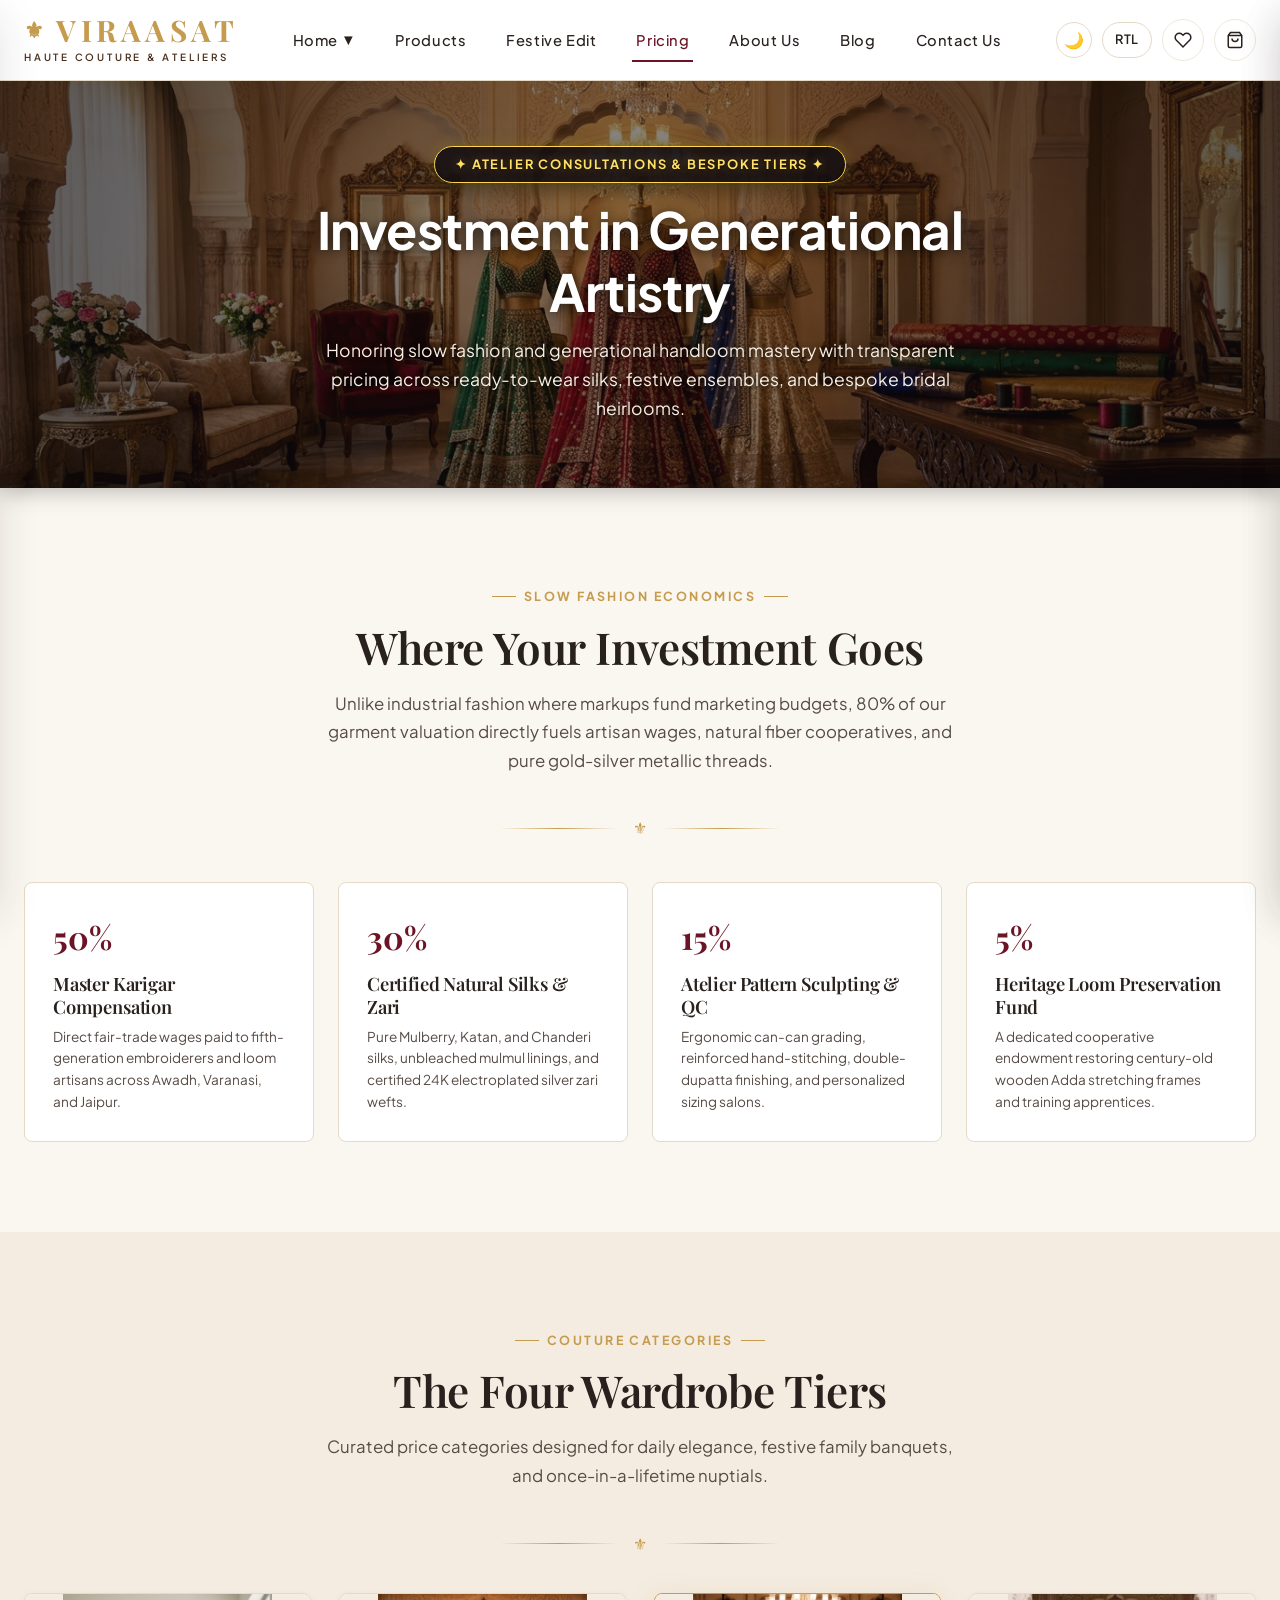
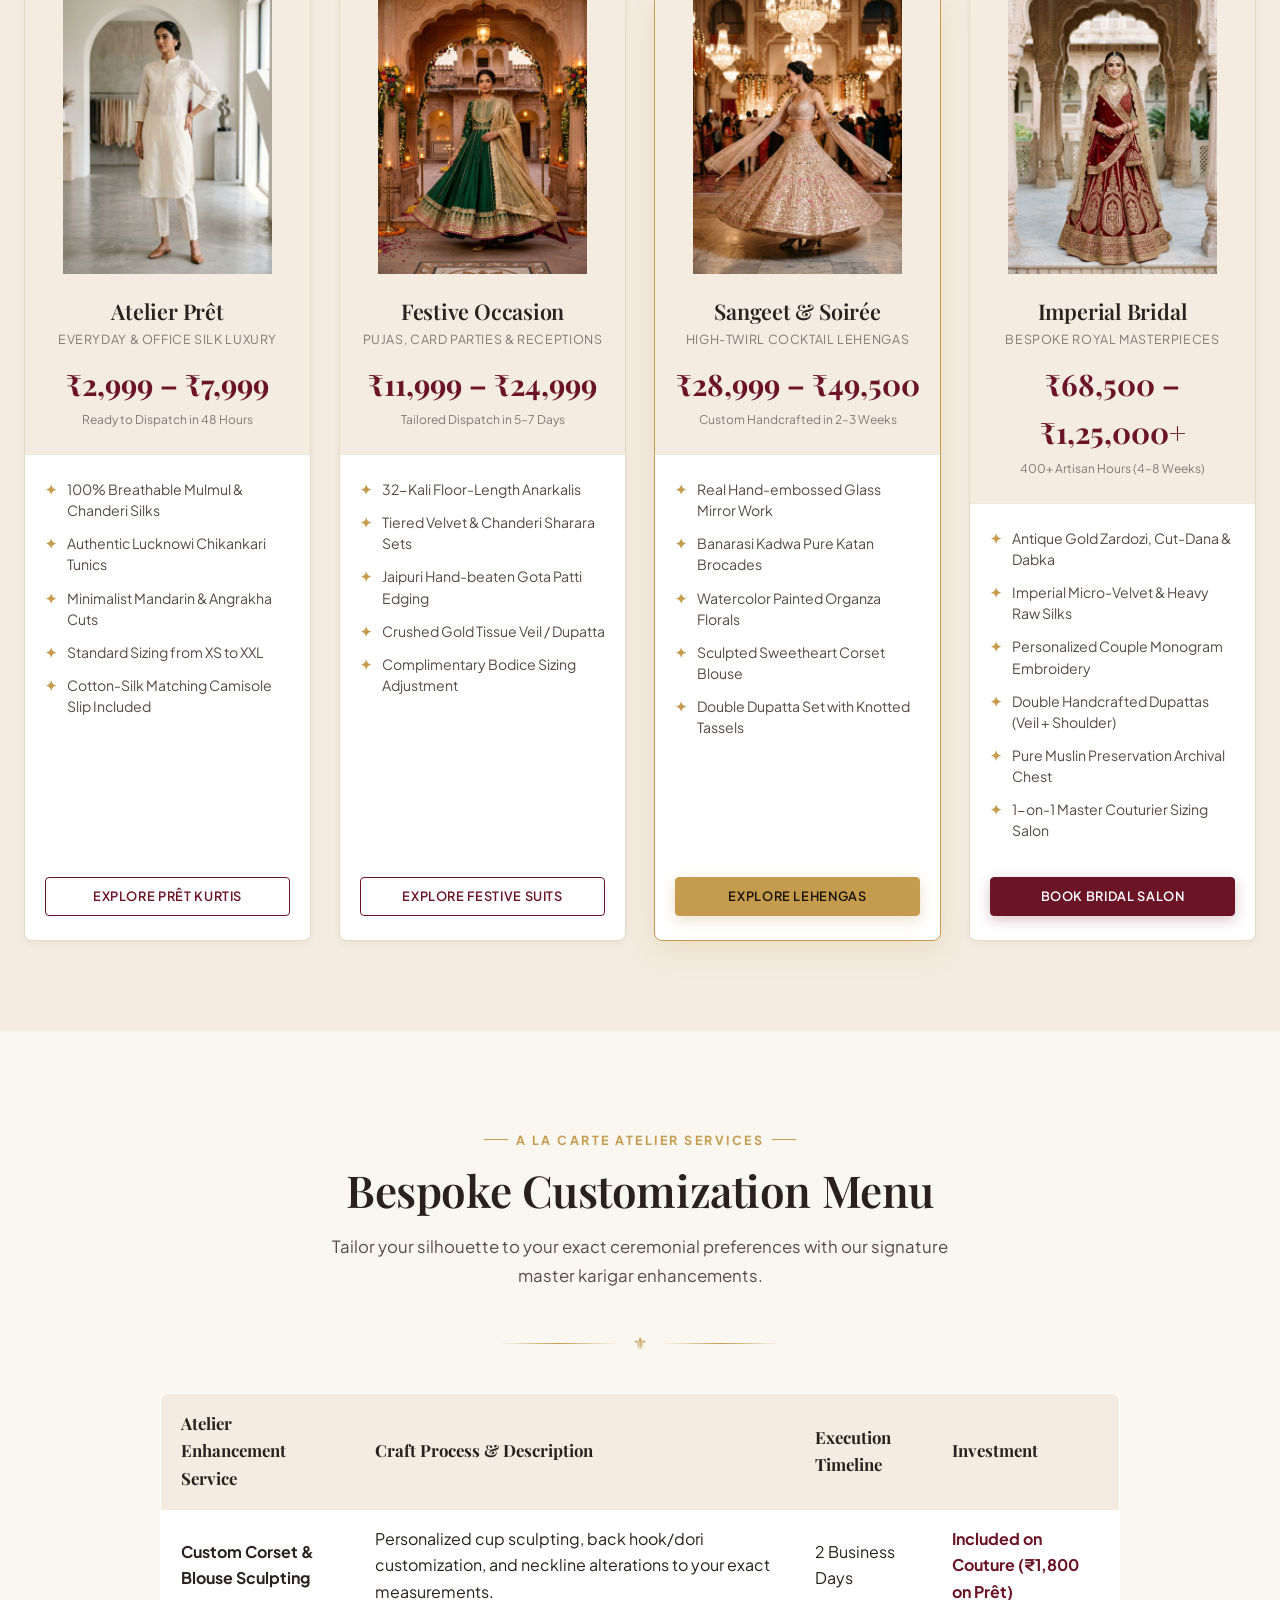
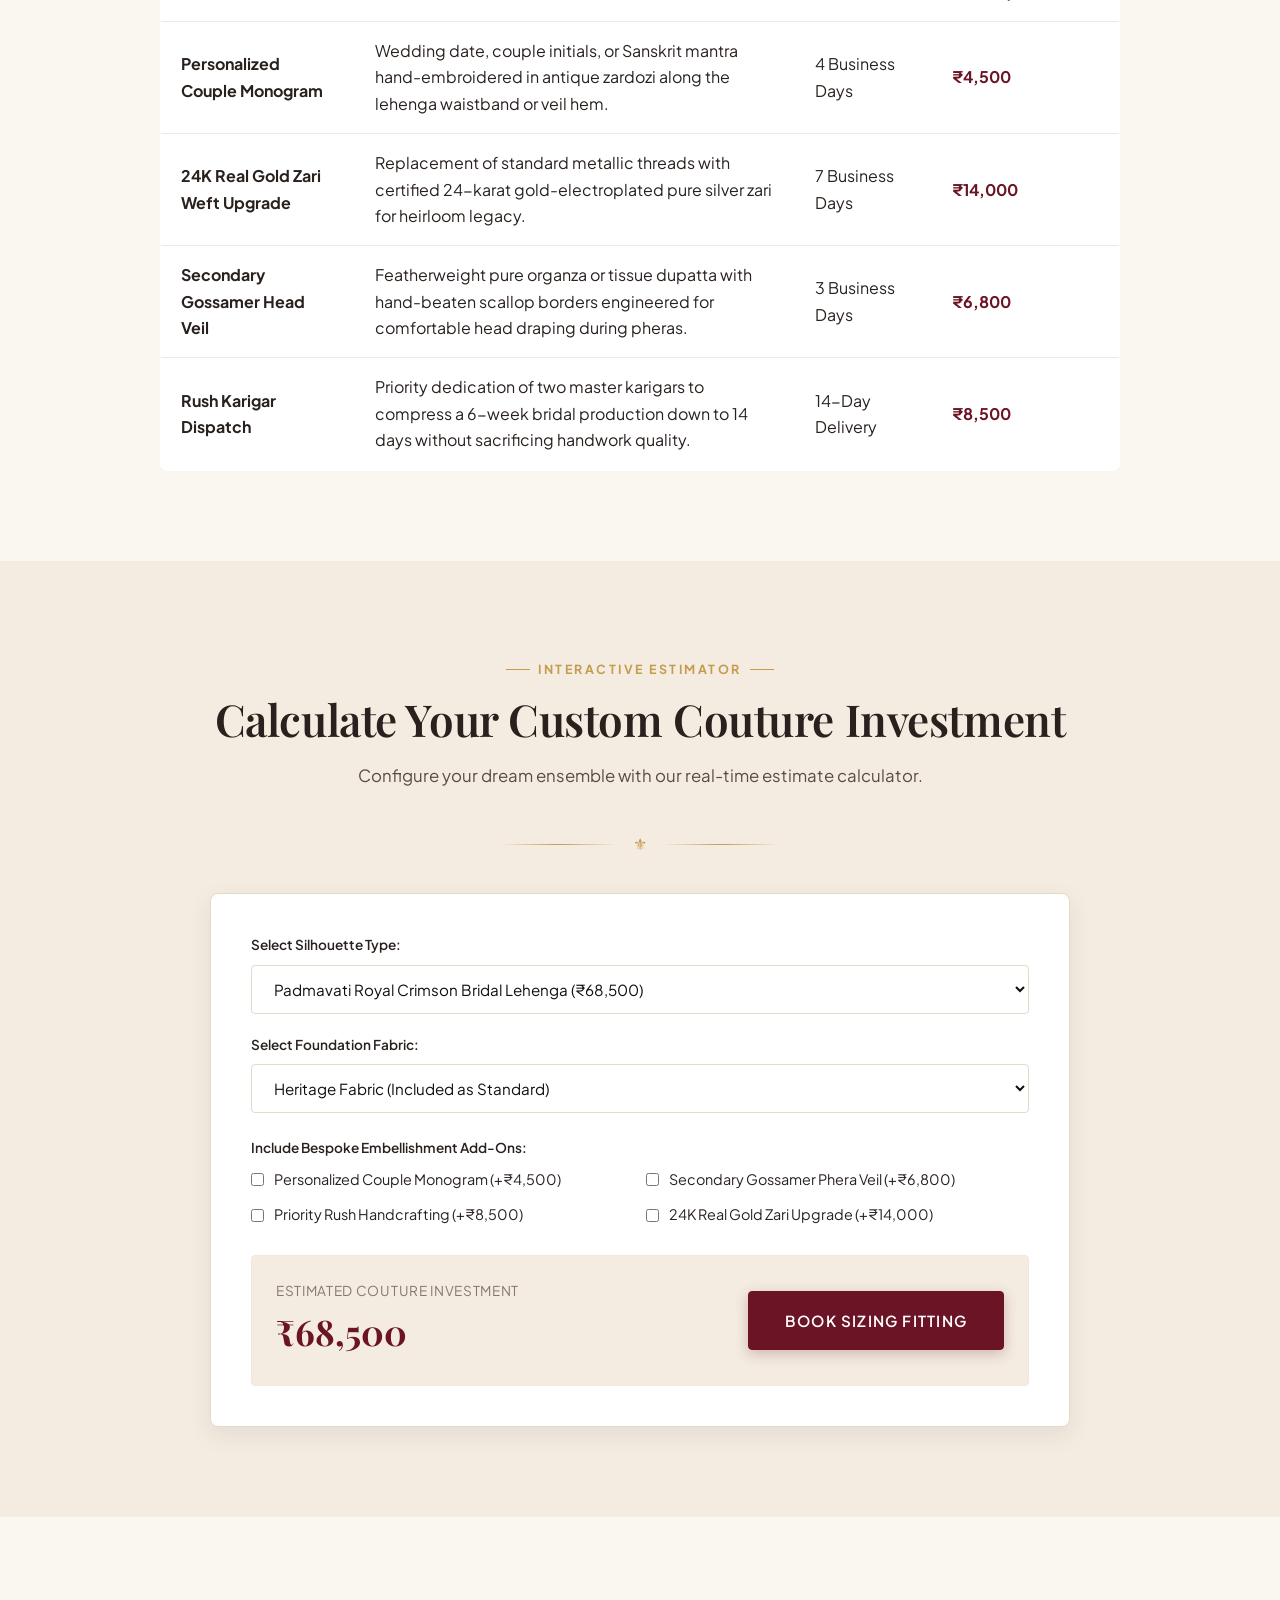
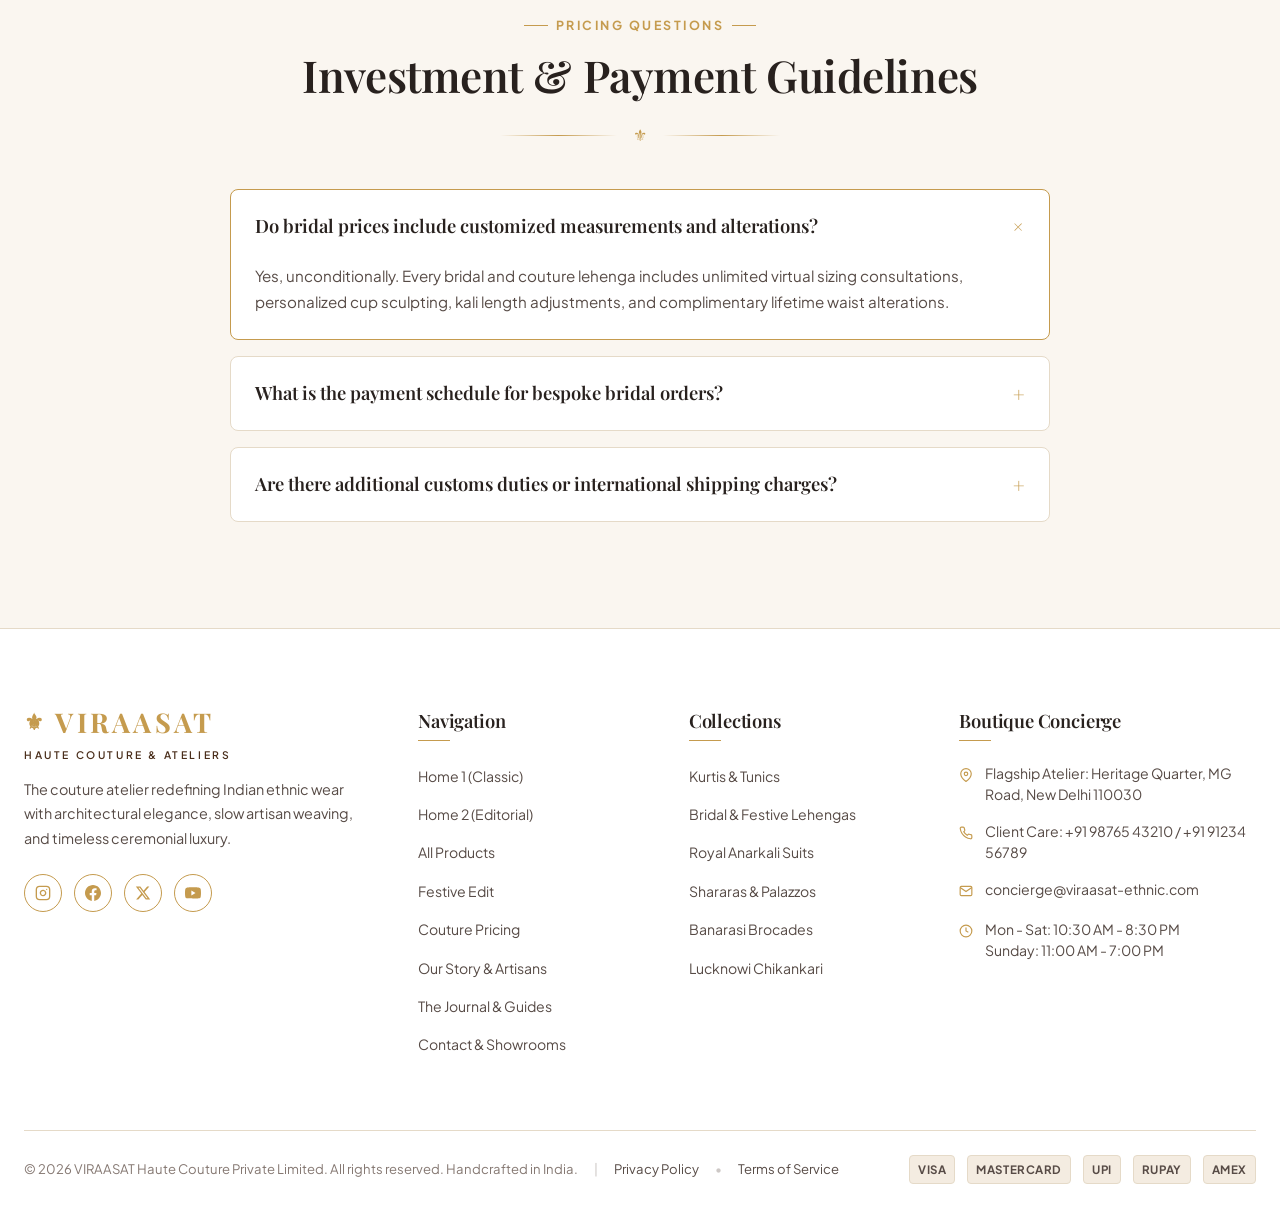
<file: pricing.html>
<!DOCTYPE html>
<html lang="en" dir="ltr" data-theme="light">
<head>
  <meta charset="UTF-8">
  <meta name="viewport" content="width=device-width, initial-scale=1.0">
  <meta name="description" content="Explore transparent haute couture pricing, bridal packages, and bespoke customization tiers at VIRAASAT.">
  <title>Couture &amp; Atelier Pricing | VIRAASAT</title>
  <link rel="icon" type="image/svg+xml" href="images/favicon.svg">
  <link rel="stylesheet" href="css/style.css">
</head>
<body>

<!-- Main Navigation Header -->
  <header class="site-header">
    <div class="container">
      <nav class="navbar" aria-label="Main Navigation">
        <a href="index.html" class="brand-logo">
          <span class="brand-title"><span class="brand-symbol">⚜</span> VIRAASAT</span>
          <span class="brand-subtitle">Haute Couture &amp; Ateliers</span>
        </a>

        <!-- Main Navigation Links (Home is the ONLY dropdown) -->
        <ul class="nav-menu">
          <li class="nav-item dropdown">
            <a href="index.html" class="nav-link">
              Home <span class="nav-chevron">▼</span>
            </a>
            <div class="nav-dropdown">
              <a href="index.html" class="dropdown-link">
                <span>Home 1</span>
                <span class="dropdown-badge">Classic</span>
              </a>
              <a href="home-2.html" class="dropdown-link">
                <span>Home 2</span>
                <span class="dropdown-badge">Editorial</span>
              </a>
            </div>
          </li>
          <li class="nav-item"><a href="products.html" class="nav-link">Products</a></li>
          <li class="nav-item"><a href="festive-edit.html" class="nav-link">Festive Edit</a></li>
          <li class="nav-item"><a href="pricing.html" class="nav-link active">Pricing</a></li>
          <li class="nav-item"><a href="about.html" class="nav-link">About Us</a></li>
          <li class="nav-item"><a href="blog.html" class="nav-link">Blog</a></li>
          <li class="nav-item"><a href="contact.html" class="nav-link">Contact Us</a></li>
        </ul>

        <!-- Utilities -->
        <div class="header-actions">
          <button class="mode-toggle-btn" aria-label="Toggle Theme"><span>🌙</span></button>
          
          <button class="rtl-toggle-btn" aria-label="Toggle Direction"><span class="btn-text">RTL</span></button>

          <button class="action-btn wishlist-toggle-btn" aria-label="Wishlist">
            <svg width="18" height="18" viewBox="0 0 24 24" fill="none" stroke="currentColor" stroke-width="2">
              <path d="M20.84 4.61a5.5 5.5 0 0 0-7.78 0L12 5.67l-1.06-1.06a5.5 5.5 0 0 0-7.78 7.78l1.06 1.06L12 21.23l7.78-7.78 1.06-1.06a5.5 5.5 0 0 0 0-7.78z"></path>
            </svg>
            <span class="badge-count wishlist-badge" style="display:none;">0</span>
          </button>

          <button class="action-btn cart-toggle-btn" aria-label="Shopping Bag">
            <svg width="18" height="18" viewBox="0 0 24 24" fill="none" stroke="currentColor" stroke-width="2">
              <path d="M6 2L3 6v14a2 2 0 0 0 2 2h14a2 2 0 0 0 2-2V6l-3-4z"></path>
              <line x1="3" y1="6" x2="21" y2="6"></line>
              <path d="M16 10a4 4 0 0 1-8 0"></path>
            </svg>
            <span class="badge-count cart-badge" style="display:none;">0</span>
          </button>

          <button class="hamburger-btn" aria-label="Toggle Navigation Menu">
            <span></span>
            <span></span>
            <span></span>
          </button>
        </div>
      </nav>
    </div>

    <!-- Search Overlay -->
    <div class="search-overlay">
      <div class="container">
        <form class="search-form-inner">
          <span class="search-icon-inside">🔍</span>
          <input type="text" class="search-input-field" placeholder="Search pricing tiers, bespoke customization, bridal packages..." aria-label="Search query">
          <button type="button" class="search-close-btn" aria-label="Close search">✕</button>
        </form>
      </div>
    </div>
  </header>

  <!-- Hero Banner -->
  <section class="page-hero-banner">
    <img src="images/hero_pricing.jpg" alt="VIRAASAT Couture Atelier & Showroom" class="page-hero-banner-bg">
    <div class="page-hero-banner-overlay"></div>
    <div class="container page-hero-banner-content">
      <span class="page-hero-banner-tag">✦ Atelier Consultations &amp; Bespoke Tiers ✦</span>
      <h1 class="page-hero-banner-title">Investment in Generational Artistry</h1>
      <p class="page-hero-banner-desc">
        Honoring slow fashion and generational handloom mastery with transparent pricing across ready-to-wear silks, festive ensembles, and bespoke bridal heirlooms.
      </p>
    </div>
  </section>

  <!-- Main Content -->
  <main>
    <!-- Section 1: Pricing Philosophy & Ethics -->
    <section class="section-padding">
      <div class="container text-center">
        <span class="section-tag">Slow Fashion Economics</span>
        <h2 class="section-title">Where Your Investment Goes</h2>
        <p class="section-subtitle">
          Unlike industrial fashion where markups fund marketing budgets, 80% of our garment valuation directly fuels artisan wages, natural fiber cooperatives, and pure gold-silver metallic threads.
        </p>
        <div class="gold-divider"><span class="gold-divider-icon">⚜</span></div>

        <!-- 4-part breakdown -->
        <div class="pricing-breakdown-grid">
          <div class="pricing-breakdown-card">
            <div style="font-size:2rem; font-weight:700; color:var(--color-primary); font-family:var(--font-serif); margin-bottom:8px;">50%</div>
            <h4 style="font-size:1.15rem; margin-bottom:8px;">Master Karigar Compensation</h4>
            <p style="font-size:0.85rem; color:var(--color-text-secondary); line-height:1.6;">Direct fair-trade wages paid to fifth-generation embroiderers and loom artisans across Awadh, Varanasi, and Jaipur.</p>
          </div>

          <div class="pricing-breakdown-card">
            <div style="font-size:2rem; font-weight:700; color:var(--color-primary); font-family:var(--font-serif); margin-bottom:8px;">30%</div>
            <h4 style="font-size:1.15rem; margin-bottom:8px;">Certified Natural Silks &amp; Zari</h4>
            <p style="font-size:0.85rem; color:var(--color-text-secondary); line-height:1.6;">Pure Mulberry, Katan, and Chanderi silks, unbleached mulmul linings, and certified 24K electroplated silver zari wefts.</p>
          </div>

          <div class="pricing-breakdown-card">
            <div style="font-size:2rem; font-weight:700; color:var(--color-primary); font-family:var(--font-serif); margin-bottom:8px;">15%</div>
            <h4 style="font-size:1.15rem; margin-bottom:8px;">Atelier Pattern Sculpting &amp; QC</h4>
            <p style="font-size:0.85rem; color:var(--color-text-secondary); line-height:1.6;">Ergonomic can-can grading, reinforced hand-stitching, double-dupatta finishing, and personalized sizing salons.</p>
          </div>

          <div class="pricing-breakdown-card">
            <div style="font-size:2rem; font-weight:700; color:var(--color-primary); font-family:var(--font-serif); margin-bottom:8px;">5%</div>
            <h4 style="font-size:1.15rem; margin-bottom:8px;">Heritage Loom Preservation Fund</h4>
            <p style="font-size:0.85rem; color:var(--color-text-secondary); line-height:1.6;">A dedicated cooperative endowment restoring century-old wooden Adda stretching frames and training apprentices.</p>
          </div>
        </div>
      </div>
    </section>

    <!-- Section 2: Four Core Pricing Tiers -->
    <section class="section-padding" id="pricing-tiers" style="background-color: var(--bg-secondary);">
      <div class="container">
        <div class="text-center">
          <span class="section-tag">Couture Categories</span>
          <h2 class="section-title">The Four Wardrobe Tiers</h2>
          <p class="section-subtitle">
            Curated price categories designed for daily elegance, festive family banquets, and once-in-a-lifetime nuptials.
          </p>
          <div class="gold-divider"><span class="gold-divider-icon">⚜</span></div>
        </div>

        <div class="pricing-grid">
          <!-- Tier 1: Prêt -->
          <div class="pricing-card">
            <div class="pricing-thumb-wrap">
              <img src="images/pricing_ready.jpg" alt="Atelier Prêt Silks" class="pricing-thumb-img">
            </div>
            <div class="pricing-card-header">
              <h3 class="pricing-tier-name">Atelier Prêt</h3>
              <div class="pricing-tier-tagline">Everyday &amp; Office Silk Luxury</div>
              <div class="pricing-amount">₹2,999 – ₹7,999</div>
              <div style="font-size:0.75rem; color:var(--color-text-muted);">Ready to Dispatch in 48 Hours</div>
            </div>
            <ul class="pricing-features-list">
              <li><span>✦</span> 100% Breathable Mulmul &amp; Chanderi Silks</li>
              <li><span>✦</span> Authentic Lucknowi Chikankari Tunics</li>
              <li><span>✦</span> Minimalist Mandarin &amp; Angrakha Cuts</li>
              <li><span>✦</span> Standard Sizing from XS to XXL</li>
              <li><span>✦</span> Cotton-Silk Matching Camisole Slip Included</li>
            </ul>
            <div class="pricing-card-action">
              <a href="products.html?category=kurtis" class="btn btn-outline btn-sm" style="width:100%;">Explore Prêt Kurtis</a>
            </div>
          </div>

          <!-- Tier 2: Festive -->
          <div class="pricing-card">
            <div class="pricing-thumb-wrap">
              <img src="images/pricing_festive.jpg" alt="Festive Occasion-Wear" class="pricing-thumb-img">
            </div>
            <div class="pricing-card-header">
              <h3 class="pricing-tier-name">Festive Occasion</h3>
              <div class="pricing-tier-tagline">Pujas, Card Parties &amp; Receptions</div>
              <div class="pricing-amount">₹11,999 – ₹24,999</div>
              <div style="font-size:0.75rem; color:var(--color-text-muted);">Tailored Dispatch in 5–7 Days</div>
            </div>
            <ul class="pricing-features-list">
              <li><span>✦</span> 32-Kali Floor-Length Anarkalis</li>
              <li><span>✦</span> Tiered Velvet &amp; Chanderi Sharara Sets</li>
              <li><span>✦</span> Jaipuri Hand-beaten Gota Patti Edging</li>
              <li><span>✦</span> Crushed Gold Tissue Veil / Dupatta</li>
              <li><span>✦</span> Complimentary Bodice Sizing Adjustment</li>
            </ul>
            <div class="pricing-card-action">
              <a href="products.html?category=suits" class="btn btn-outline btn-sm" style="width:100%;">Explore Festive Suits</a>
            </div>
          </div>

          <!-- Tier 3: Sangeet & Cocktail -->
          <div class="pricing-card featured">
            <span class="pricing-card-badge">Most Revered</span>
            <div class="pricing-thumb-wrap">
              <img src="images/pricing_trousseau.jpg" alt="Grand Sangeet Couture" class="pricing-thumb-img">
            </div>
            <div class="pricing-card-header">
              <h3 class="pricing-tier-name">Sangeet &amp; Soirée</h3>
              <div class="pricing-tier-tagline">High-Twirl Cocktail Lehengas</div>
              <div class="pricing-amount">₹28,999 – ₹49,500</div>
              <div style="font-size:0.75rem; color:var(--color-text-muted);">Custom Handcrafted in 2–3 Weeks</div>
            </div>
            <ul class="pricing-features-list">
              <li><span>✦</span> Real Hand-embossed Glass Mirror Work</li>
              <li><span>✦</span> Banarasi Kadwa Pure Katan Brocades</li>
              <li><span>✦</span> Watercolor Painted Organza Florals</li>
              <li><span>✦</span> Sculpted Sweetheart Corset Blouse</li>
              <li><span>✦</span> Double Dupatta Set with Knotted Tassels</li>
            </ul>
            <div class="pricing-card-action">
              <a href="products.html?category=lehengas" class="btn btn-gold btn-sm" style="width:100%;">Explore Lehengas</a>
            </div>
          </div>

          <!-- Tier 4: Bridal Masterpiece -->
          <div class="pricing-card">
            <div class="pricing-thumb-wrap">
              <img src="images/pricing_bridal.jpg" alt="Imperial Bridal Heirloom" class="pricing-thumb-img">
            </div>
            <div class="pricing-card-header">
              <h3 class="pricing-tier-name">Imperial Bridal</h3>
              <div class="pricing-tier-tagline">Bespoke Royal Masterpieces</div>
              <div class="pricing-amount">₹68,500 – ₹1,25,000+</div>
              <div style="font-size:0.75rem; color:var(--color-text-muted);">400+ Artisan Hours (4–8 Weeks)</div>
            </div>
            <ul class="pricing-features-list">
              <li><span>✦</span> Antique Gold Zardozi, Cut-Dana &amp; Dabka</li>
              <li><span>✦</span> Imperial Micro-Velvet &amp; Heavy Raw Silks</li>
              <li><span>✦</span> Personalized Couple Monogram Embroidery</li>
              <li><span>✦</span> Double Handcrafted Dupattas (Veil + Shoulder)</li>
              <li><span>✦</span> Pure Muslin Preservation Archival Chest</li>
              <li><span>✦</span> 1-on-1 Master Couturier Sizing Salon</li>
            </ul>
            <div class="pricing-card-action">
              <a href="contact.html" class="btn btn-primary btn-sm" style="width:100%;">Book Bridal Salon</a>
            </div>
          </div>
        </div>
      </div>
    </section>

    <!-- Section 3: Bespoke Customization Add-On Menu -->
    <section class="section-padding">
      <div class="container">
        <div class="text-center">
          <span class="section-tag">A La Carte Atelier Services</span>
          <h2 class="section-title">Bespoke Customization Menu</h2>
          <p class="section-subtitle">
            Tailor your silhouette to your exact ceremonial preferences with our signature master karigar enhancements.
          </p>
          <div class="gold-divider"><span class="gold-divider-icon">⚜</span></div>
        </div>

        <div style="max-width:960px; margin:0 auto; overflow-x:auto;">
          <table class="pricing-addons-table">
            <thead>
              <tr>
                <th>Atelier Enhancement Service</th>
                <th>Craft Process &amp; Description</th>
                <th>Execution Timeline</th>
                <th>Investment</th>
              </tr>
            </thead>
            <tbody>
              <tr>
                <td><strong>Custom Corset &amp; Blouse Sculpting</strong></td>
                <td>Personalized cup sculpting, back hook/dori customization, and neckline alterations to your exact measurements.</td>
                <td>2 Business Days</td>
                <td style="color:var(--color-primary); font-weight:700;">Included on Couture (₹1,800 on Prêt)</td>
              </tr>
              <tr>
                <td><strong>Personalized Couple Monogram</strong></td>
                <td>Wedding date, couple initials, or Sanskrit mantra hand-embroidered in antique zardozi along the lehenga waistband or veil hem.</td>
                <td>4 Business Days</td>
                <td style="color:var(--color-primary); font-weight:700;">₹4,500</td>
              </tr>
              <tr>
                <td><strong>24K Real Gold Zari Weft Upgrade</strong></td>
                <td>Replacement of standard metallic threads with certified 24-karat gold-electroplated pure silver zari for heirloom legacy.</td>
                <td>7 Business Days</td>
                <td style="color:var(--color-primary); font-weight:700;">₹14,000</td>
              </tr>
              <tr>
                <td><strong>Secondary Gossamer Head Veil</strong></td>
                <td>Featherweight pure organza or tissue dupatta with hand-beaten scallop borders engineered for comfortable head draping during pheras.</td>
                <td>3 Business Days</td>
                <td style="color:var(--color-primary); font-weight:700;">₹6,800</td>
              </tr>
              <tr>
                <td><strong>Rush Karigar Dispatch</strong></td>
                <td>Priority dedication of two master karigars to compress a 6-week bridal production down to 14 days without sacrificing handwork quality.</td>
                <td>14-Day Delivery</td>
                <td style="color:var(--color-primary); font-weight:700;">₹8,500</td>
              </tr>
            </tbody>
          </table>
        </div>
      </div>
    </section>

    <!-- Section 4: Interactive Pricing Estimator Tool -->
    <section class="section-padding" id="estimator" style="background-color: var(--bg-secondary);">
      <div class="container">
        <div class="text-center">
          <span class="section-tag">Interactive Estimator</span>
          <h2 class="section-title">Calculate Your Custom Couture Investment</h2>
          <p class="section-subtitle">
            Configure your dream ensemble with our real-time estimate calculator.
          </p>
          <div class="gold-divider"><span class="gold-divider-icon">⚜</span></div>
        </div>

        <div style="max-width:860px; margin:0 auto; background:var(--bg-surface); border:1px solid var(--color-border); border-radius:var(--radius-md); padding:40px; box-shadow:var(--shadow-md);">
          <div style="display:grid; grid-template-columns:1fr; gap:20px; margin-bottom:24px;">
            <div>
              <label class="form-label">Select Silhouette Type:</label>
              <select id="est-silhouette" class="form-select" onchange="calculateEstimate()">
                <option value="6499">Chanderi Angrakha Kurti (₹6,499)</option>
                <option value="18999">32-Kali Royal Anarkali Ensemble (₹18,999)</option>
                <option value="21500">Velvet Gota Patti Sharara Set (₹21,500)</option>
                <option value="36500">Sangeet Mirror Work Cocktail Lehenga (₹36,500)</option>
                <option value="68500" selected>Padmavati Royal Crimson Bridal Lehenga (₹68,500)</option>
              </select>
            </div>

            <div>
              <label class="form-label">Select Foundation Fabric:</label>
              <select id="est-fabric" class="form-select" onchange="calculateEstimate()">
                <option value="0">Heritage Fabric (Included as Standard)</option>
                <option value="4500">Pure Mulberry Silk Upgrade (+₹4,500)</option>
                <option value="8500">Imperial Micro-Velvet Foundation (+₹8,500)</option>
                <option value="14000">Pure Banarasi Katan Real Zari (+₹14,000)</option>
              </select>
            </div>
          </div>

          <div style="margin-bottom:28px;">
            <label class="form-label">Include Bespoke Embellishment Add-Ons:</label>
            <div style="display:grid; grid-template-columns:1fr 1fr; gap:12px; margin-top:8px;">
              <label style="display:flex; align-items:center; gap:10px; font-size:0.9rem; cursor:pointer;">
                <input type="checkbox" id="add-monogram" value="4500" onchange="calculateEstimate()">
                <span>Personalized Couple Monogram (+₹4,500)</span>
              </label>
              <label style="display:flex; align-items:center; gap:10px; font-size:0.9rem; cursor:pointer;">
                <input type="checkbox" id="add-dupatta" value="6800" onchange="calculateEstimate()">
                <span>Secondary Gossamer Phera Veil (+₹6,800)</span>
              </label>
              <label style="display:flex; align-items:center; gap:10px; font-size:0.9rem; cursor:pointer;">
                <input type="checkbox" id="add-rush" value="8500" onchange="calculateEstimate()">
                <span>Priority Rush Handcrafting (+₹8,500)</span>
              </label>
              <label style="display:flex; align-items:center; gap:10px; font-size:0.9rem; cursor:pointer;">
                <input type="checkbox" id="add-zari" value="14000" onchange="calculateEstimate()">
                <span>24K Real Gold Zari Upgrade (+₹14,000)</span>
              </label>
            </div>
          </div>

          <!-- Total Calculation Display -->
          <div style="background:var(--bg-secondary); border:1px solid var(--color-border-light); border-radius:var(--radius-sm); padding:24px; display:flex; justify-content:space-between; align-items:center;">
            <div>
              <span style="font-size:0.85rem; color:var(--color-text-muted); text-transform:uppercase; letter-spacing:0.05em; display:block;">Estimated Couture Investment</span>
              <span id="estimated-total" style="font-family:var(--font-serif); font-size:2.2rem; font-weight:700; color:var(--color-primary);">₹68,500</span>
            </div>
            <a href="contact.html" class="btn btn-primary btn-lg">Book Sizing Fitting</a>
          </div>
        </div>
      </div>
    </section>

    <!-- Section 5: Pricing FAQ Accordion -->
    <section class="section-padding">
      <div class="container">
        <div class="text-center">
          <span class="section-tag">Pricing Questions</span>
          <h2 class="section-title">Investment &amp; Payment Guidelines</h2>
          <div class="gold-divider"><span class="gold-divider-icon">⚜</span></div>
        </div>

        <div class="faq-accordion" style="max-width:820px; margin:40px auto 0;">
          <div class="faq-item active">
            <div class="faq-header">
              <span>Do bridal prices include customized measurements and alterations?</span>
              <span class="faq-icon">+</span>
            </div>
            <div class="faq-body">
              Yes, unconditionally. Every bridal and couture lehenga includes unlimited virtual sizing consultations, personalized cup sculpting, kali length adjustments, and complimentary lifetime waist alterations.
            </div>
          </div>

          <div class="faq-item">
            <div class="faq-header">
              <span>What is the payment schedule for bespoke bridal orders?</span>
              <span class="faq-icon">+</span>
            </div>
            <div class="faq-body">
              For bespoke creations exceeding ₹50,000, we accept a 50% deposit upon initial design sign-off to procure raw silk foundations and commence loom weaving. The remaining 50% balance is settled upon final photo/video approval prior to insured worldwide dispatch.
            </div>
          </div>

          <div class="faq-item">
            <div class="faq-header">
              <span>Are there additional customs duties or international shipping charges?</span>
              <span class="faq-icon">+</span>
            </div>
            <div class="faq-body">
              All orders within India receive complimentary insured express transit. For international orders (USA, UK, Canada, UAE, Singapore), express courier delivery via DHL is calculated at standard regional rates, and all export documents are prepared to minimize customs delays.
            </div>
          </div>
        </div>
      </div>
    </section>
  </main>

    <!-- Complete Boutique Footer -->
  <footer class="site-footer">
    <div class="container">
      <div class="footer-top-grid">
        <!-- Col 1: Brand -->
        <div class="footer-brand">
          <a href="index.html" class="brand-logo" style="margin-bottom:6px; display:inline-block;">
            <span class="brand-title" style="color:var(--color-gold);"><span class="brand-symbol">⚜</span> VIRAASAT</span>
          </a>
          <div class="footer-brand-subtitle">HAUTE COUTURE &amp; ATELIERS</div>
          <p class="footer-brand-desc" style="margin-top: 14px;">
            The couture atelier redefining Indian ethnic wear with architectural elegance, slow artisan weaving, and timeless ceremonial luxury.
          </p>
          <div class="footer-social-row">
            <a href="https://instagram.com" target="_blank" rel="noopener noreferrer" class="footer-social-link" aria-label="Instagram">
              <svg width="16" height="16" viewBox="0 0 24 24" fill="none" stroke="currentColor" stroke-width="2" stroke-linecap="round" stroke-linejoin="round" aria-hidden="true"><rect x="2" y="2" width="20" height="20" rx="5" ry="5"></rect><path d="M16 11.37A4 4 0 1 1 12.63 8 4 4 0 0 1 16 11.37z"></path><line x1="17.5" y1="6.5" x2="17.51" y2="6.5"></line></svg>
            </a>
            <a href="https://facebook.com" target="_blank" rel="noopener noreferrer" class="footer-social-link" aria-label="Facebook">
              <svg width="16" height="16" viewBox="0 0 24 24" fill="currentColor" aria-hidden="true"><path d="M24 12.073c0-6.627-5.373-12-12-12s-12 5.373-12 12c0 5.99 4.388 10.954 10.125 11.854v-8.385H7.078v-3.47h3.047V9.43c0-3.007 1.792-4.669 4.533-4.669 1.312 0 2.686.235 2.686.235v2.953H15.83c-1.491 0-1.956.925-1.956 1.874v2.25h3.328l-.532 3.47h-2.796v8.385C19.612 23.027 24 18.062 24 12.073z"/></svg>
            </a>
            <a href="https://twitter.com" target="_blank" rel="noopener noreferrer" class="footer-social-link" aria-label="X (formerly Twitter)">
              <svg width="15" height="15" viewBox="0 0 24 24" fill="currentColor" aria-hidden="true"><path d="M18.244 2.25h3.308l-7.227 8.26 8.502 11.24H16.17l-5.214-6.817L4.99 21.75H1.68l7.73-8.835L1.254 2.25H8.08l4.713 6.231zm-1.161 17.52h1.833L7.084 4.126H5.117z"/></svg>
            </a>
            <a href="https://youtube.com" target="_blank" rel="noopener noreferrer" class="footer-social-link" aria-label="YouTube">
              <svg width="16" height="16" viewBox="0 0 24 24" fill="currentColor" aria-hidden="true"><path d="M23.498 6.186a3.016 3.016 0 0 0-2.122-2.136C19.505 3.545 12 3.545 12 3.545s-7.505 0-9.377.505A3.017 3.017 0 0 0 .502 6.186C0 8.07 0 12 0 12s0 3.93.502 5.814a3.016 3.016 0 0 0 2.122 2.136c1.871.505 9.376.505 9.376.505s7.505 0 9.377-.505a3.015 3.015 0 0 0 2.122-2.136C24 15.93 24 12 24 12s0-3.93-.502-5.814zM9.545 15.568V8.432L15.818 12l-6.273 3.568z"/></svg>
            </a>
          </div>
        </div>

        <!-- Col 2: Navigation Links -->
        <div>
          <h4 class="footer-col-title">Navigation</h4>
          <ul class="footer-links-list">
            <li><a href="index.html" class="footer-link">Home 1 (Classic)</a></li>
            <li><a href="home-2.html" class="footer-link">Home 2 (Editorial)</a></li>
            <li><a href="products.html" class="footer-link">All Products</a></li>
            <li><a href="festive-edit.html" class="footer-link">Festive Edit</a></li>
            <li><a href="pricing.html" class="footer-link">Couture Pricing</a></li>
            <li><a href="about.html" class="footer-link">Our Story &amp; Artisans</a></li>
            <li><a href="blog.html" class="footer-link">The Journal &amp; Guides</a></li>
            <li><a href="contact.html" class="footer-link">Contact &amp; Showrooms</a></li>
          </ul>
        </div>

        <!-- Col 3: Product Categories -->
        <div>
          <h4 class="footer-col-title">Collections</h4>
          <ul class="footer-links-list">
            <li><a href="products.html?category=kurtis" class="footer-link">Kurtis &amp; Tunics</a></li>
            <li><a href="products.html?category=lehengas" class="footer-link">Bridal &amp; Festive Lehengas</a></li>
            <li><a href="products.html?category=suits" class="footer-link">Royal Anarkali Suits</a></li>
            <li><a href="products.html?category=suits&subcategory=Palazzo" class="footer-link">Shararas &amp; Palazzos</a></li>
            <li><a href="festive-edit.html" class="footer-link">Banarasi Brocades</a></li>
            <li><a href="products.html?category=kurtis&subcategory=Embroidered" class="footer-link">Lucknowi Chikankari</a></li>
          </ul>
        </div>

                <!-- Col 4: Boutique Concierge -->
        <div>
          <h4 class="footer-col-title">Boutique Concierge</h4>
          <div class="footer-contact-item">
            <span class="footer-contact-icon"><svg width="14" height="14" viewBox="0 0 24 24" fill="none" stroke="currentColor" stroke-width="2"><path d="M21 10c0 7-9 13-9 13s-9-6-9-13a9 9 0 0 1 18 0z"></path><circle cx="12" cy="10" r="3"></circle></svg></span>
            <span>Flagship Atelier: Heritage Quarter, MG Road, New Delhi 110030</span>
          </div>
          <div class="footer-contact-item">
            <span class="footer-contact-icon"><svg width="14" height="14" viewBox="0 0 24 24" fill="none" stroke="currentColor" stroke-width="2"><path d="M22 16.92v3a2 2 0 0 1-2.18 2 19.79 19.79 0 0 1-8.63-3.07 19.5 19.5 0 0 1-6-6 19.79 19.79 0 0 1-3.07-8.67A2 2 0 0 1 4.11 2h3a2 2 0 0 1 2 1.72 12.84 12.84 0 0 0 .7 2.81 2 2 0 0 1-.45 2.11L8.09 9.91a16 16 0 0 0 6 6l1.27-1.27a2 2 0 0 1 2.11-.45 12.84 12.84 0 0 0 2.81.7A2 2 0 0 1 22 16.92z"></path></svg></span>
            <span>Client Care: +91 98765 43210 / +91 91234 56789</span>
          </div>
          <div class="footer-contact-item">
            <span class="footer-contact-icon"><svg width="14" height="14" viewBox="0 0 24 24" fill="none" stroke="currentColor" stroke-width="2"><path d="M4 4h16c1.1 0 2 .9 2 2v12c0 1.1-.9 2-2 2H4c-1.1 0-2-.9-2-2V6c0-1.1.9-2 2-2z"></path><polyline points="22,6 12,13 2,6"></polyline></svg></span>
            <span>concierge@viraasat-ethnic.com</span>
          </div>
          <div class="footer-contact-item">
            <span class="footer-contact-icon"><svg width="14" height="14" viewBox="0 0 24 24" fill="none" stroke="currentColor" stroke-width="2"><circle cx="12" cy="12" r="10"></circle><polyline points="12 6 12 12 16 14"></polyline></svg></span>
            <span>Mon - Sat: 10:30 AM - 8:30 PM<br>Sunday: 11:00 AM - 7:00 PM</span>
          </div>
        </div>
      </div>

      <!-- Footer Bottom Bar -->
      <div class="footer-bottom-bar">
        <div style="display:flex; flex-wrap:wrap; gap:16px; align-items:center;">
          <span>© 2026 VIRAASAT Haute Couture Private Limited. All rights reserved. Handcrafted in India.</span>
          <span style="opacity:0.4;">|</span>
          <a href="privacy.html" class="footer-policy-link">Privacy Policy</a>
          <span style="opacity:0.4;">•</span>
          <a href="terms.html" class="footer-policy-link">Terms of Service</a>
        </div>
        <div class="footer-payment-badges">
          <span class="payment-chip">VISA</span>
          <span class="payment-chip">MASTERCARD</span>
          <span class="payment-chip">UPI</span>
          <span class="payment-chip">RUPAY</span>
          <span class="payment-chip">AMEX</span>
        </div>
      </div>
    </div>
  </footer>

  <!-- Drawers & Modals -->
  <div class="side-drawer wishlist-drawer" aria-label="Saved Wishlist Items">
    <div class="drawer-header">
      <h3>Your Curated Wishlist</h3>
      <button class="action-btn wishlist-close-btn" aria-label="Close wishlist">✕</button>
    </div>
    <div class="drawer-body wishlist-items-container"></div>
  </div>

  <div class="side-drawer cart-drawer" aria-label="Shopping Bag">
    <div class="drawer-header">
      <h3>Your Shopping Bag</h3>
      <button class="action-btn cart-close-btn" aria-label="Close shopping bag">✕</button>
    </div>
    <div class="drawer-body cart-items-container"></div>
    <div class="drawer-footer">
      <div style="display:flex; justify-content:space-between; font-weight:700; margin-bottom:16px;">
        <span>Subtotal</span>
        <span class="cart-subtotal-val">₹0</span>
      </div>
      <button class="btn btn-primary btn-lg cart-checkout-btn" style="width:100%;">Proceed to Checkout</button>
    </div>
  </div>

  <div class="mobile-nav-drawer" aria-label="Mobile Menu">
    <div class="mobile-nav-header">
      <span class="brand-title" style="font-size:1.4rem;"><span class="brand-symbol">⚜</span> VIRAASAT</span>
      <button class="action-btn mobile-nav-close" aria-label="Close menu">✕</button>
    </div>
    <div class="mobile-nav-body">
      <ul class="mobile-nav-list">
        <li>
          <a href="#" class="mobile-nav-link mobile-home-toggle">
            <span>Home</span>
            <span class="nav-chevron">▼</span>
          </a>
          <div class="mobile-home-sublist">
            <a href="index.html" class="mobile-nav-sublink">Home 1 (Classic)</a>
            <a href="home-2.html" class="mobile-nav-sublink">Home 2 (Editorial)</a>
          </div>
        </li>
        <li><a href="products.html" class="mobile-nav-link">Products</a></li>
        <li><a href="festive-edit.html" class="mobile-nav-link">Festive Edit</a></li>
        <li><a href="pricing.html" class="mobile-nav-link" style="color:var(--color-primary); font-weight:700;">Pricing</a></li>
        <li><a href="about.html" class="mobile-nav-link">About Us</a></li>
        <li><a href="blog.html" class="mobile-nav-link">Blog</a></li>
        <li><a href="contact.html" class="mobile-nav-link">Contact Us</a></li>
      </ul>
    </div>
  </div>

  <div class="drawer-backdrop"></div>
  <div class="toast-container"></div>

  <!-- Scripts -->
  <script src="js/data.js"></script>
  <script src="js/main.js"></script>
  <script src="js/pricing.js"></script>
</body>
</html>
</file>
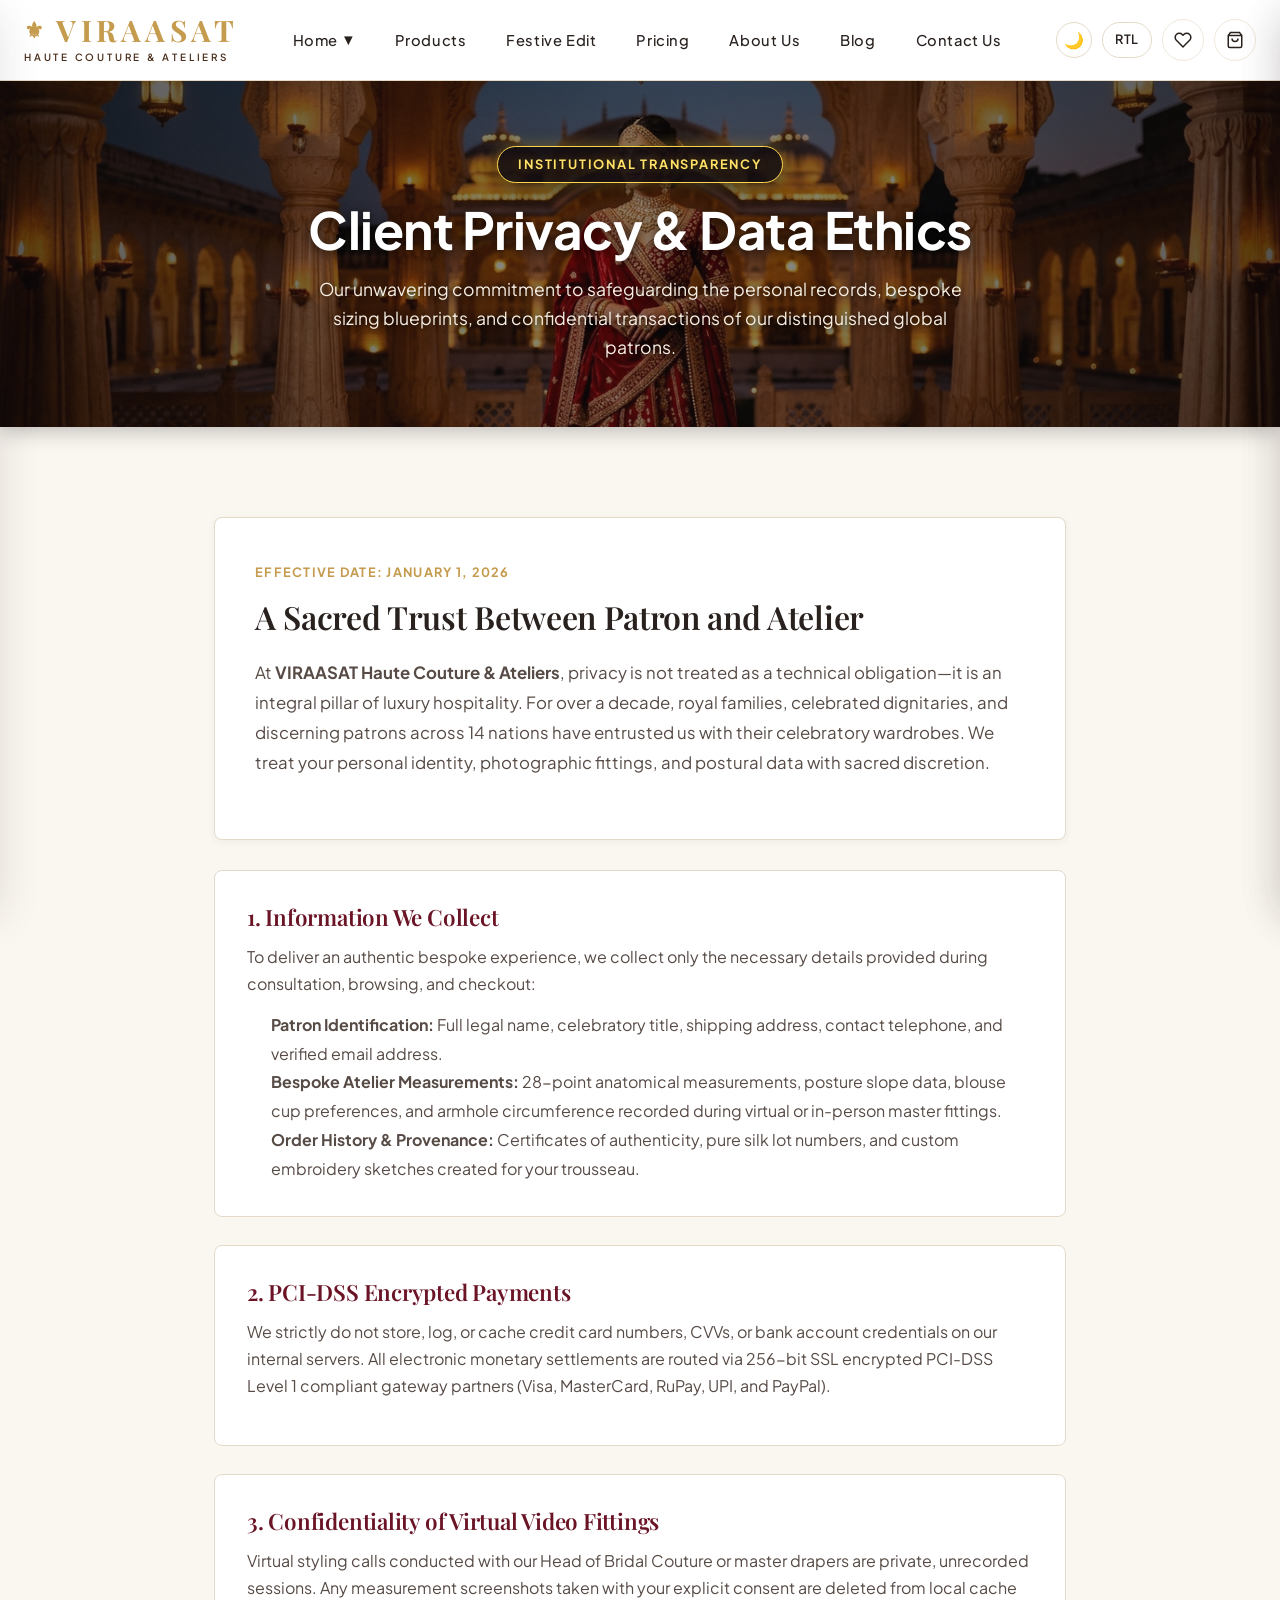
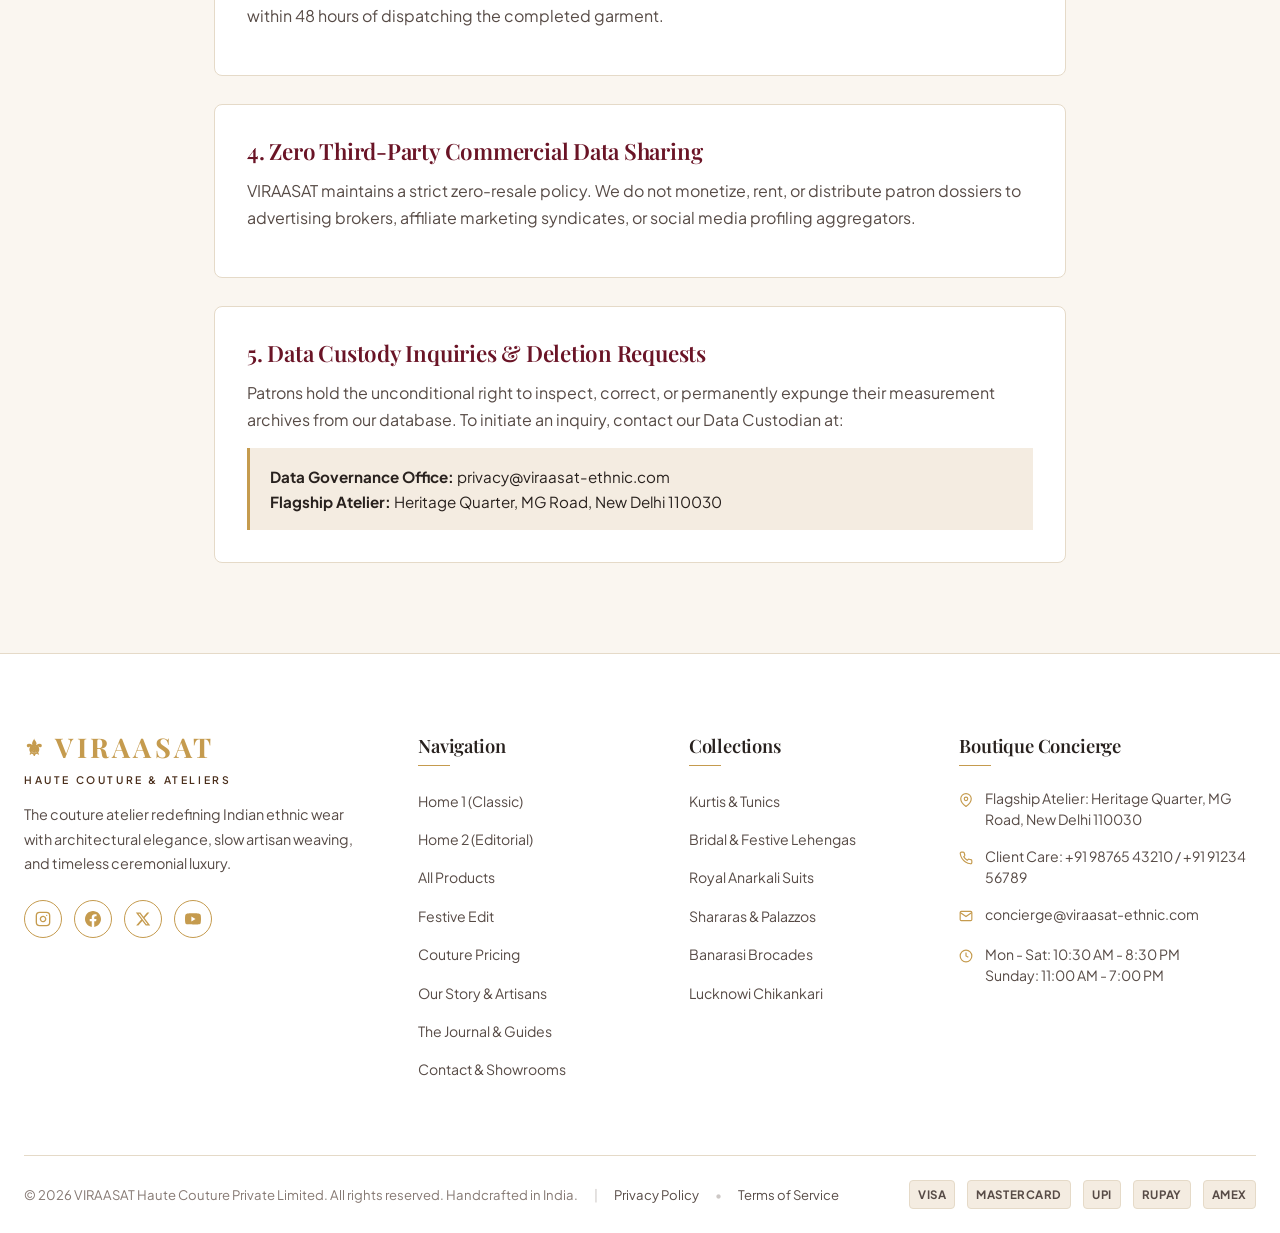
<file: privacy.html>
﻿<!DOCTYPE html>
<html lang="en" dir="ltr" data-theme="dark">
<head>
  <meta charset="UTF-8">
  <meta name="viewport" content="width=device-width, initial-scale=1.0">
  <meta name="description" content="VIRAASAT Client Privacy & Data Protection Policy. Read how we protect your bespoke sizing details, confidential atelier records, and transactions.">
  <title>Privacy Policy | VIRAASAT Haute Couture &amp; Ateliers</title>
  <link rel="icon" type="image/svg+xml" href="images/favicon.svg">
  <link rel="stylesheet" href="css/style.css">
</head>
<body>

  <!-- Main Navigation Header -->
  <header class="site-header">
    <div class="container">
      <nav class="navbar" aria-label="Main Navigation">
        <a href="index.html" class="brand-logo">
          <span class="brand-title"><span class="brand-symbol">⚜</span> VIRAASAT</span>
          <span class="brand-subtitle">Haute Couture &amp; Ateliers</span>
        </a>

        <!-- Main Navigation Links -->
        <ul class="nav-menu">
          <li class="nav-item dropdown">
            <a href="index.html" class="nav-link">
              Home <span class="nav-chevron">▼</span>
            </a>
            <div class="nav-dropdown">
              <a href="index.html" class="dropdown-link">
                <span>Home 1</span>
                <span class="dropdown-badge">Classic</span>
              </a>
              <a href="home-2.html" class="dropdown-link">
                <span>Home 2</span>
                <span class="dropdown-badge">Editorial</span>
              </a>
            </div>
          </li>
          <li class="nav-item"><a href="products.html" class="nav-link">Products</a></li>
          <li class="nav-item"><a href="festive-edit.html" class="nav-link">Festive Edit</a></li>
          <li class="nav-item"><a href="pricing.html" class="nav-link">Pricing</a></li>
          <li class="nav-item"><a href="about.html" class="nav-link">About Us</a></li>
          <li class="nav-item"><a href="blog.html" class="nav-link">Blog</a></li>
          <li class="nav-item"><a href="contact.html" class="nav-link">Contact Us</a></li>
        </ul>

        <!-- Utilities -->
        <div class="header-actions">
          <button class="mode-toggle-btn" aria-label="Toggle Theme"><span>🌙</span></button>
          <button class="rtl-toggle-btn" aria-label="Toggle Direction"><span class="btn-text">RTL</span></button>

          <button class="action-btn wishlist-toggle-btn" aria-label="Wishlist">
            <svg width="18" height="18" viewBox="0 0 24 24" fill="none" stroke="currentColor" stroke-width="2">
              <path d="M20.84 4.61a5.5 5.5 0 0 0-7.78 0L12 5.67l-1.06-1.06a5.5 5.5 0 0 0-7.78 7.78l1.06 1.06L12 21.23l7.78-7.78 1.06-1.06a5.5 5.5 0 0 0 0-7.78z"></path>
            </svg>
            <span class="badge-count wishlist-badge" style="display:none;">0</span>
          </button>

          <button class="action-btn cart-toggle-btn" aria-label="Shopping Bag">
            <svg width="18" height="18" viewBox="0 0 24 24" fill="none" stroke="currentColor" stroke-width="2">
              <path d="M6 2L3 6v14a2 2 0 0 0 2 2h14a2 2 0 0 0 2-2V6l-3-4z"></path>
              <line x1="3" y1="6" x2="21" y2="6"></line>
              <path d="M16 10a4 4 0 0 1-8 0"></path>
            </svg>
            <span class="badge-count cart-badge" style="display:none;">0</span>
          </button>

          <button class="hamburger-btn" aria-label="Toggle Navigation Menu">
            <span></span>
            <span></span>
            <span></span>
          </button>
        </div>
      </nav>
    </div>
  </header>

  <!-- Page Hero Banner -->
  <section class="page-hero-banner">
    <img src="images/hero_boutique.jpg" alt="VIRAASAT Atelier Privacy Policy" class="page-hero-banner-bg" style="object-position:center 30%;">
    <div class="page-hero-banner-overlay"></div>
    <div class="container page-hero-banner-content">
      <span class="page-hero-banner-tag">Institutional Transparency</span>
      <h1 class="page-hero-banner-title">Client Privacy &amp; Data Ethics</h1>
      <p class="page-hero-banner-desc">
        Our unwavering commitment to safeguarding the personal records, bespoke sizing blueprints, and confidential transactions of our distinguished global patrons.
      </p>
    </div>
  </section>

  <!-- Main Content -->
  <main class="section-padding">
    <div class="container" style="max-width: 900px;">
      
      <div style="background:var(--bg-surface); border:1px solid var(--color-border); border-radius:var(--radius-md); padding:40px; box-shadow:var(--shadow-sm); margin-bottom:30px;">
        <span style="font-size:0.8rem; color:var(--color-gold); font-weight:700; letter-spacing:0.1em; text-transform:uppercase;">Effective Date: January 1, 2026</span>
        <h2 style="font-family:var(--font-serif); font-size:2rem; margin:12px 0 20px; line-height:1.3;">A Sacred Trust Between Patron and Atelier</h2>
        <p style="font-size:1.05rem; line-height:1.8; color:var(--color-text-secondary); margin-bottom:20px;">
          At <strong>VIRAASAT Haute Couture &amp; Ateliers</strong>, privacy is not treated as a technical obligation—it is an integral pillar of luxury hospitality. For over a decade, royal families, celebrated dignitaries, and discerning patrons across 14 nations have entrusted us with their celebratory wardrobes. We treat your personal identity, photographic fittings, and postural data with sacred discretion.
        </p>
      </div>

      <div style="display:flex; flex-direction:column; gap:28px;">

        <article style="background:var(--bg-surface); border:1px solid var(--color-border); border-radius:var(--radius-md); padding:32px;">
          <h3 style="font-family:var(--font-serif); font-size:1.4rem; color:var(--color-primary); margin-bottom:12px;">1. Information We Collect</h3>
          <p style="line-height:1.7; color:var(--color-text-secondary); margin-bottom:14px;">
            To deliver an authentic bespoke experience, we collect only the necessary details provided during consultation, browsing, and checkout:
          </p>
          <ul style="padding-left:24px; color:var(--color-text-secondary); line-height:1.8;">
            <li><strong>Patron Identification:</strong> Full legal name, celebratory title, shipping address, contact telephone, and verified email address.</li>
            <li><strong>Bespoke Atelier Measurements:</strong> 28-point anatomical measurements, posture slope data, blouse cup preferences, and armhole circumference recorded during virtual or in-person master fittings.</li>
            <li><strong>Order History &amp; Provenance:</strong> Certificates of authenticity, pure silk lot numbers, and custom embroidery sketches created for your trousseau.</li>
          </ul>
        </article>

        <article style="background:var(--bg-surface); border:1px solid var(--color-border); border-radius:var(--radius-md); padding:32px;">
          <h3 style="font-family:var(--font-serif); font-size:1.4rem; color:var(--color-primary); margin-bottom:12px;">2. PCI-DSS Encrypted Payments</h3>
          <p style="line-height:1.7; color:var(--color-text-secondary); margin-bottom:14px;">
            We strictly do not store, log, or cache credit card numbers, CVVs, or bank account credentials on our internal servers. All electronic monetary settlements are routed via 256-bit SSL encrypted PCI-DSS Level 1 compliant gateway partners (Visa, MasterCard, RuPay, UPI, and PayPal).
          </p>
        </article>

        <article style="background:var(--bg-surface); border:1px solid var(--color-border); border-radius:var(--radius-md); padding:32px;">
          <h3 style="font-family:var(--font-serif); font-size:1.4rem; color:var(--color-primary); margin-bottom:12px;">3. Confidentiality of Virtual Video Fittings</h3>
          <p style="line-height:1.7; color:var(--color-text-secondary); margin-bottom:14px;">
            Virtual styling calls conducted with our Head of Bridal Couture or master drapers are private, unrecorded sessions. Any measurement screenshots taken with your explicit consent are deleted from local cache within 48 hours of dispatching the completed garment.
          </p>
        </article>

        <article style="background:var(--bg-surface); border:1px solid var(--color-border); border-radius:var(--radius-md); padding:32px;">
          <h3 style="font-family:var(--font-serif); font-size:1.4rem; color:var(--color-primary); margin-bottom:12px;">4. Zero Third-Party Commercial Data Sharing</h3>
          <p style="line-height:1.7; color:var(--color-text-secondary); margin-bottom:14px;">
            VIRAASAT maintains a strict zero-resale policy. We do not monetize, rent, or distribute patron dossiers to advertising brokers, affiliate marketing syndicates, or social media profiling aggregators.
          </p>
        </article>

        <article style="background:var(--bg-surface); border:1px solid var(--color-border); border-radius:var(--radius-md); padding:32px;">
          <h3 style="font-family:var(--font-serif); font-size:1.4rem; color:var(--color-primary); margin-bottom:12px;">5. Data Custody Inquiries &amp; Deletion Requests</h3>
          <p style="line-height:1.7; color:var(--color-text-secondary); margin-bottom:14px;">
            Patrons hold the unconditional right to inspect, correct, or permanently expunge their measurement archives from our database. To initiate an inquiry, contact our Data Custodian at:
          </p>
          <div style="background:var(--bg-secondary); border-left:3px solid var(--color-gold); padding:16px 20px; font-size:0.95rem;">
            <strong>Data Governance Office:</strong> privacy@viraasat-ethnic.com<br>
            <strong>Flagship Atelier:</strong> Heritage Quarter, MG Road, New Delhi 110030
          </div>
        </article>

      </div>

    </div>
  </main>

  <!-- Complete Boutique Footer -->
  <footer class="site-footer">
    <div class="container">
      <div class="footer-top-grid">
        <!-- Col 1: Brand -->
        <div class="footer-brand">
          <a href="index.html" class="brand-logo" style="margin-bottom:6px; display:inline-block;">
            <span class="brand-title" style="color:var(--color-gold);"><span class="brand-symbol">⚜</span> VIRAASAT</span>
          </a>
          <div class="footer-brand-subtitle">HAUTE COUTURE &amp; ATELIERS</div>
          <p class="footer-brand-desc" style="margin-top: 14px;">
            The couture atelier redefining Indian ethnic wear with architectural elegance, slow artisan weaving, and timeless ceremonial luxury.
          </p>
          <div class="footer-social-row">
            <a href="https://instagram.com" target="_blank" rel="noopener noreferrer" class="footer-social-link" aria-label="Instagram">
              <svg width="16" height="16" viewBox="0 0 24 24" fill="none" stroke="currentColor" stroke-width="2" stroke-linecap="round" stroke-linejoin="round" aria-hidden="true"><rect x="2" y="2" width="20" height="20" rx="5" ry="5"></rect><path d="M16 11.37A4 4 0 1 1 12.63 8 4 4 0 0 1 16 11.37z"></path><line x1="17.5" y1="6.5" x2="17.51" y2="6.5"></line></svg>
            </a>
            <a href="https://facebook.com" target="_blank" rel="noopener noreferrer" class="footer-social-link" aria-label="Facebook">
              <svg width="16" height="16" viewBox="0 0 24 24" fill="currentColor" aria-hidden="true"><path d="M24 12.073c0-6.627-5.373-12-12-12s-12 5.373-12 12c0 5.99 4.388 10.954 10.125 11.854v-8.385H7.078v-3.47h3.047V9.43c0-3.007 1.792-4.669 4.533-4.669 1.312 0 2.686.235 2.686.235v2.953H15.83c-1.491 0-1.956.925-1.956 1.874v2.25h3.328l-.532 3.47h-2.796v8.385C19.612 23.027 24 18.062 24 12.073z"/></svg>
            </a>
            <a href="https://twitter.com" target="_blank" rel="noopener noreferrer" class="footer-social-link" aria-label="X (formerly Twitter)">
              <svg width="15" height="15" viewBox="0 0 24 24" fill="currentColor" aria-hidden="true"><path d="M18.244 2.25h3.308l-7.227 8.26 8.502 11.24H16.17l-5.214-6.817L4.99 21.75H1.68l7.73-8.835L1.254 2.25H8.08l4.713 6.231zm-1.161 17.52h1.833L7.084 4.126H5.117z"/></svg>
            </a>
            <a href="https://youtube.com" target="_blank" rel="noopener noreferrer" class="footer-social-link" aria-label="YouTube">
              <svg width="16" height="16" viewBox="0 0 24 24" fill="currentColor" aria-hidden="true"><path d="M23.498 6.186a3.016 3.016 0 0 0-2.122-2.136C19.505 3.545 12 3.545 12 3.545s-7.505 0-9.377.505A3.017 3.017 0 0 0 .502 6.186C0 8.07 0 12 0 12s0 3.93.502 5.814a3.016 3.016 0 0 0 2.122 2.136c1.871.505 9.376.505 9.376.505s7.505 0 9.377-.505a3.015 3.015 0 0 0 2.122-2.136C24 15.93 24 12 24 12s0-3.93-.502-5.814zM9.545 15.568V8.432L15.818 12l-6.273 3.568z"/></svg>
            </a>
          </div>
        </div>

        <!-- Col 2: Navigation Links -->
        <div>
          <h4 class="footer-col-title">Navigation</h4>
          <ul class="footer-links-list">
            <li><a href="index.html" class="footer-link">Home 1 (Classic)</a></li>
            <li><a href="home-2.html" class="footer-link">Home 2 (Editorial)</a></li>
            <li><a href="products.html" class="footer-link">All Products</a></li>
            <li><a href="festive-edit.html" class="footer-link">Festive Edit</a></li>
            <li><a href="pricing.html" class="footer-link">Couture Pricing</a></li>
            <li><a href="about.html" class="footer-link">Our Story &amp; Artisans</a></li>
            <li><a href="blog.html" class="footer-link">The Journal &amp; Guides</a></li>
            <li><a href="contact.html" class="footer-link">Contact &amp; Showrooms</a></li>
          </ul>
        </div>

        <!-- Col 3: Product Categories -->
        <div>
          <h4 class="footer-col-title">Collections</h4>
          <ul class="footer-links-list">
            <li><a href="products.html?category=kurtis" class="footer-link">Kurtis &amp; Tunics</a></li>
            <li><a href="products.html?category=lehengas" class="footer-link">Bridal &amp; Festive Lehengas</a></li>
            <li><a href="products.html?category=suits" class="footer-link">Royal Anarkali Suits</a></li>
            <li><a href="products.html?category=suits&subcategory=Palazzo" class="footer-link">Shararas &amp; Palazzos</a></li>
            <li><a href="festive-edit.html" class="footer-link">Banarasi Brocades</a></li>
            <li><a href="products.html?category=kurtis&subcategory=Embroidered" class="footer-link">Lucknowi Chikankari</a></li>
          </ul>
        </div>

                <!-- Col 4: Boutique Concierge -->
        <div>
          <h4 class="footer-col-title">Boutique Concierge</h4>
          <div class="footer-contact-item">
            <span class="footer-contact-icon"><svg width="14" height="14" viewBox="0 0 24 24" fill="none" stroke="currentColor" stroke-width="2"><path d="M21 10c0 7-9 13-9 13s-9-6-9-13a9 9 0 0 1 18 0z"></path><circle cx="12" cy="10" r="3"></circle></svg></span>
            <span>Flagship Atelier: Heritage Quarter, MG Road, New Delhi 110030</span>
          </div>
          <div class="footer-contact-item">
            <span class="footer-contact-icon"><svg width="14" height="14" viewBox="0 0 24 24" fill="none" stroke="currentColor" stroke-width="2"><path d="M22 16.92v3a2 2 0 0 1-2.18 2 19.79 19.79 0 0 1-8.63-3.07 19.5 19.5 0 0 1-6-6 19.79 19.79 0 0 1-3.07-8.67A2 2 0 0 1 4.11 2h3a2 2 0 0 1 2 1.72 12.84 12.84 0 0 0 .7 2.81 2 2 0 0 1-.45 2.11L8.09 9.91a16 16 0 0 0 6 6l1.27-1.27a2 2 0 0 1 2.11-.45 12.84 12.84 0 0 0 2.81.7A2 2 0 0 1 22 16.92z"></path></svg></span>
            <span>Client Care: +91 98765 43210 / +91 91234 56789</span>
          </div>
          <div class="footer-contact-item">
            <span class="footer-contact-icon"><svg width="14" height="14" viewBox="0 0 24 24" fill="none" stroke="currentColor" stroke-width="2"><path d="M4 4h16c1.1 0 2 .9 2 2v12c0 1.1-.9 2-2 2H4c-1.1 0-2-.9-2-2V6c0-1.1.9-2 2-2z"></path><polyline points="22,6 12,13 2,6"></polyline></svg></span>
            <span>concierge@viraasat-ethnic.com</span>
          </div>
          <div class="footer-contact-item">
            <span class="footer-contact-icon"><svg width="14" height="14" viewBox="0 0 24 24" fill="none" stroke="currentColor" stroke-width="2"><circle cx="12" cy="12" r="10"></circle><polyline points="12 6 12 12 16 14"></polyline></svg></span>
            <span>Mon - Sat: 10:30 AM - 8:30 PM<br>Sunday: 11:00 AM - 7:00 PM</span>
          </div>
        </div>
      </div>

      <!-- Footer Bottom Bar -->
      <div class="footer-bottom-bar">
        <div style="display:flex; flex-wrap:wrap; gap:16px; align-items:center;">
          <span>© 2026 VIRAASAT Haute Couture Private Limited. All rights reserved. Handcrafted in India.</span>
          <span style="opacity:0.4;">|</span>
          <a href="privacy.html" class="footer-policy-link">Privacy Policy</a>
          <span style="opacity:0.4;">•</span>
          <a href="terms.html" class="footer-policy-link">Terms of Service</a>
        </div>
        <div class="footer-payment-badges">
          <span class="payment-chip">VISA</span>
          <span class="payment-chip">MASTERCARD</span>
          <span class="payment-chip">UPI</span>
          <span class="payment-chip">RUPAY</span>
          <span class="payment-chip">AMEX</span>
        </div>
      </div>
    </div>
  </footer>

  

  <div class="side-drawer wishlist-drawer" aria-label="Saved Wishlist Items">
    <div class="drawer-header">
      <h3>Your Curated Wishlist</h3>
      <button class="action-btn wishlist-close-btn" aria-label="Close wishlist">✕</button>
    </div>
    <div class="drawer-body wishlist-items-container"></div>
  </div>

  <div class="side-drawer cart-drawer" aria-label="Shopping Bag">
    <div class="drawer-header">
      <h3>Your Shopping Bag</h3>
      <button class="action-btn cart-close-btn" aria-label="Close shopping bag">✕</button>
    </div>
    <div class="drawer-body cart-items-container"></div>
    <div class="drawer-footer">
      <div style="display:flex; justify-content:space-between; font-weight:700; margin-bottom:16px;">
        <span>Subtotal</span>
        <span class="cart-subtotal-val">₹0</span>
      </div>
      <button class="btn btn-primary btn-lg cart-checkout-btn" style="width:100%;">Proceed to Checkout</button>
    </div>
  </div>

  <div class="mobile-nav-drawer" aria-label="Mobile Menu">
    <div class="mobile-nav-header">
      <span class="brand-title" style="font-size:1.4rem;"><span class="brand-symbol">⚜</span> VIRAASAT</span>
      <button class="action-btn mobile-nav-close" aria-label="Close menu">✕</button>
    </div>
    <div class="mobile-nav-body">
      <ul class="mobile-nav-list">
        <li>
          <a href="#" class="mobile-nav-link mobile-home-toggle">
            <span>Home</span>
            <span class="nav-chevron">▼</span>
          </a>
          <div class="mobile-home-sublist">
            <a href="index.html" class="mobile-nav-sublink">Home 1 (Classic)</a>
            <a href="home-2.html" class="mobile-nav-sublink">Home 2 (Editorial)</a>
          </div>
        </li>
        <li><a href="products.html" class="mobile-nav-link">Products</a></li>
        <li><a href="festive-edit.html" class="mobile-nav-link">Festive Edit</a></li>
        <li><a href="pricing.html" class="mobile-nav-link">Pricing</a></li>
        <li><a href="about.html" class="mobile-nav-link" style="color:var(--color-primary); font-weight:700;">About Us</a></li>
        <li><a href="blog.html" class="mobile-nav-link">Blog</a></li>
        <li><a href="contact.html" class="mobile-nav-link">Contact Us</a></li>
      </ul>
    </div>
  </div>

  <div class="drawer-backdrop"></div>

  <div class="modal-overlay quickview-modal" aria-hidden="true">
    <div class="modal-content-box">
      <button class="modal-close-btn" aria-label="Close modal">✕</button>
      <div class="quickview-body"></div>
    </div>
  </div>

  <div class="toast-container"></div>

  <script src="js/data.js"></script>
  <script src="js/main.js"></script>
</body>
</html>
</file>
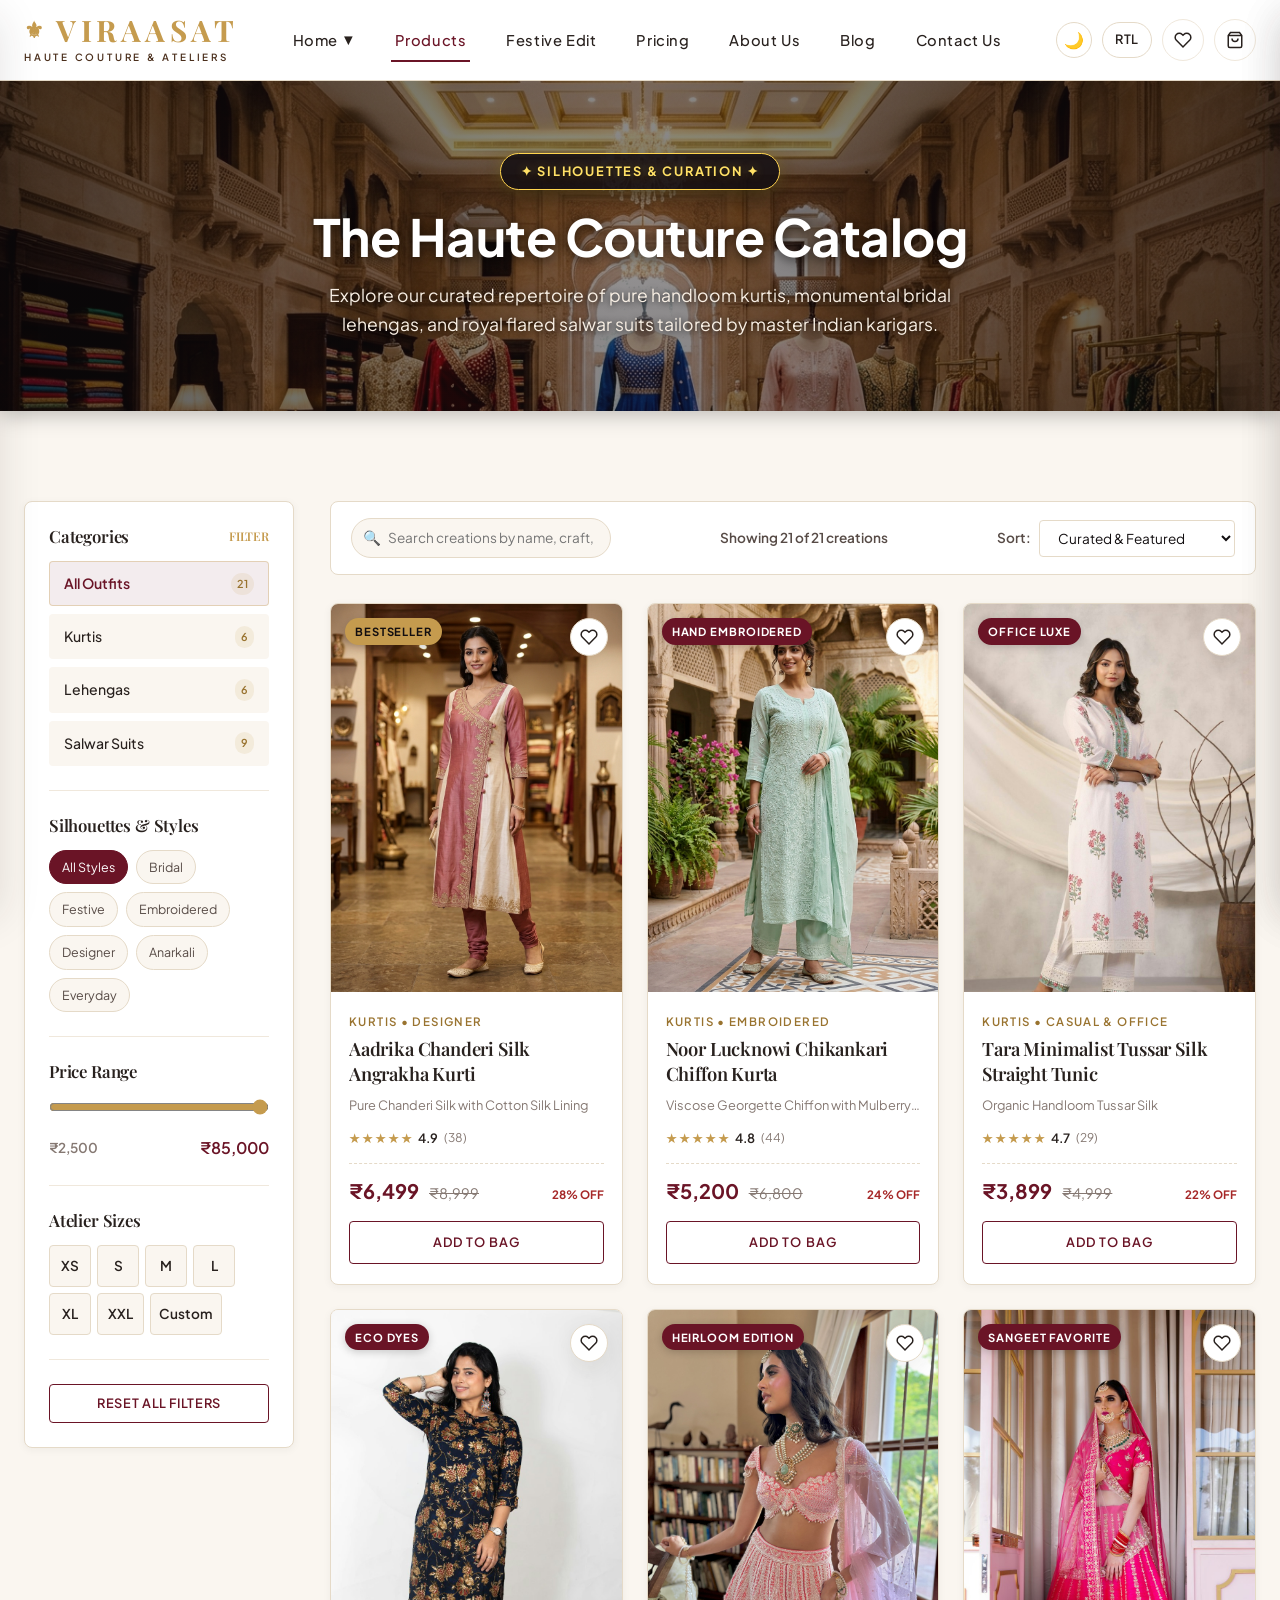
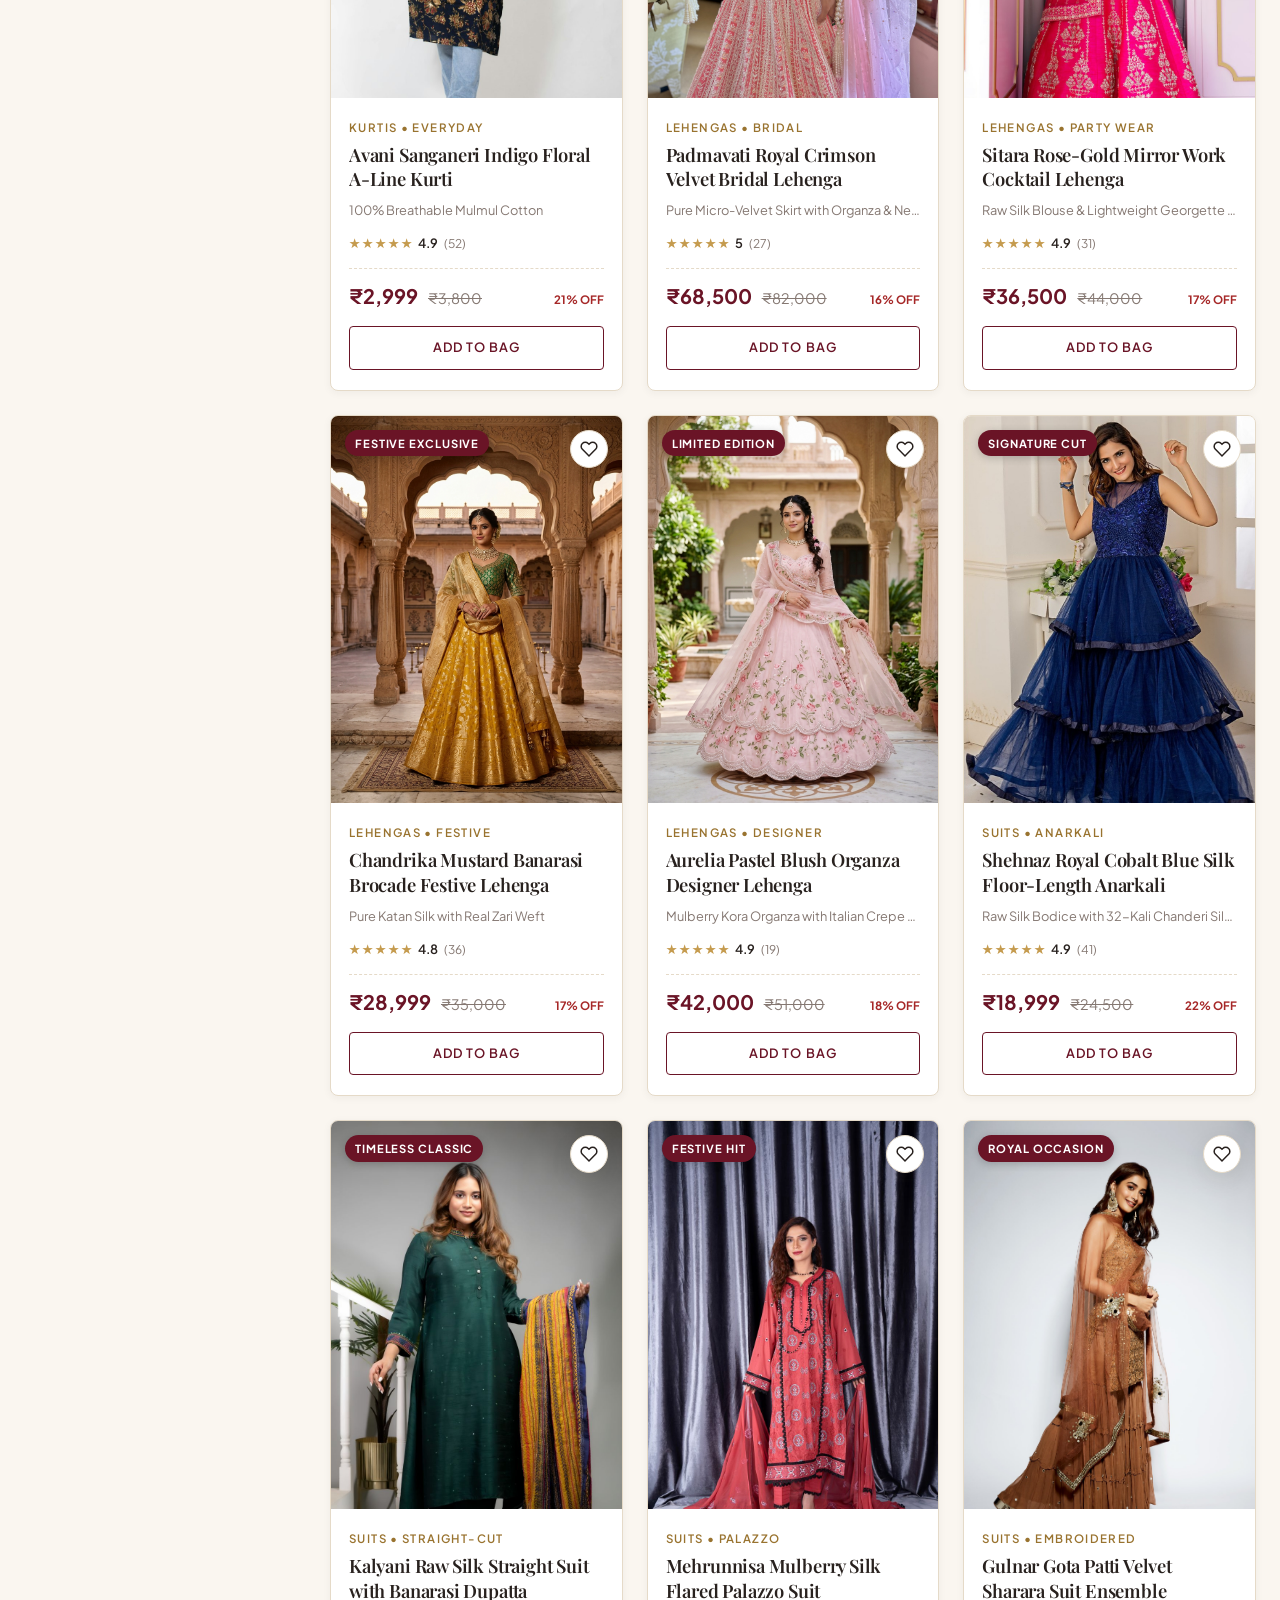
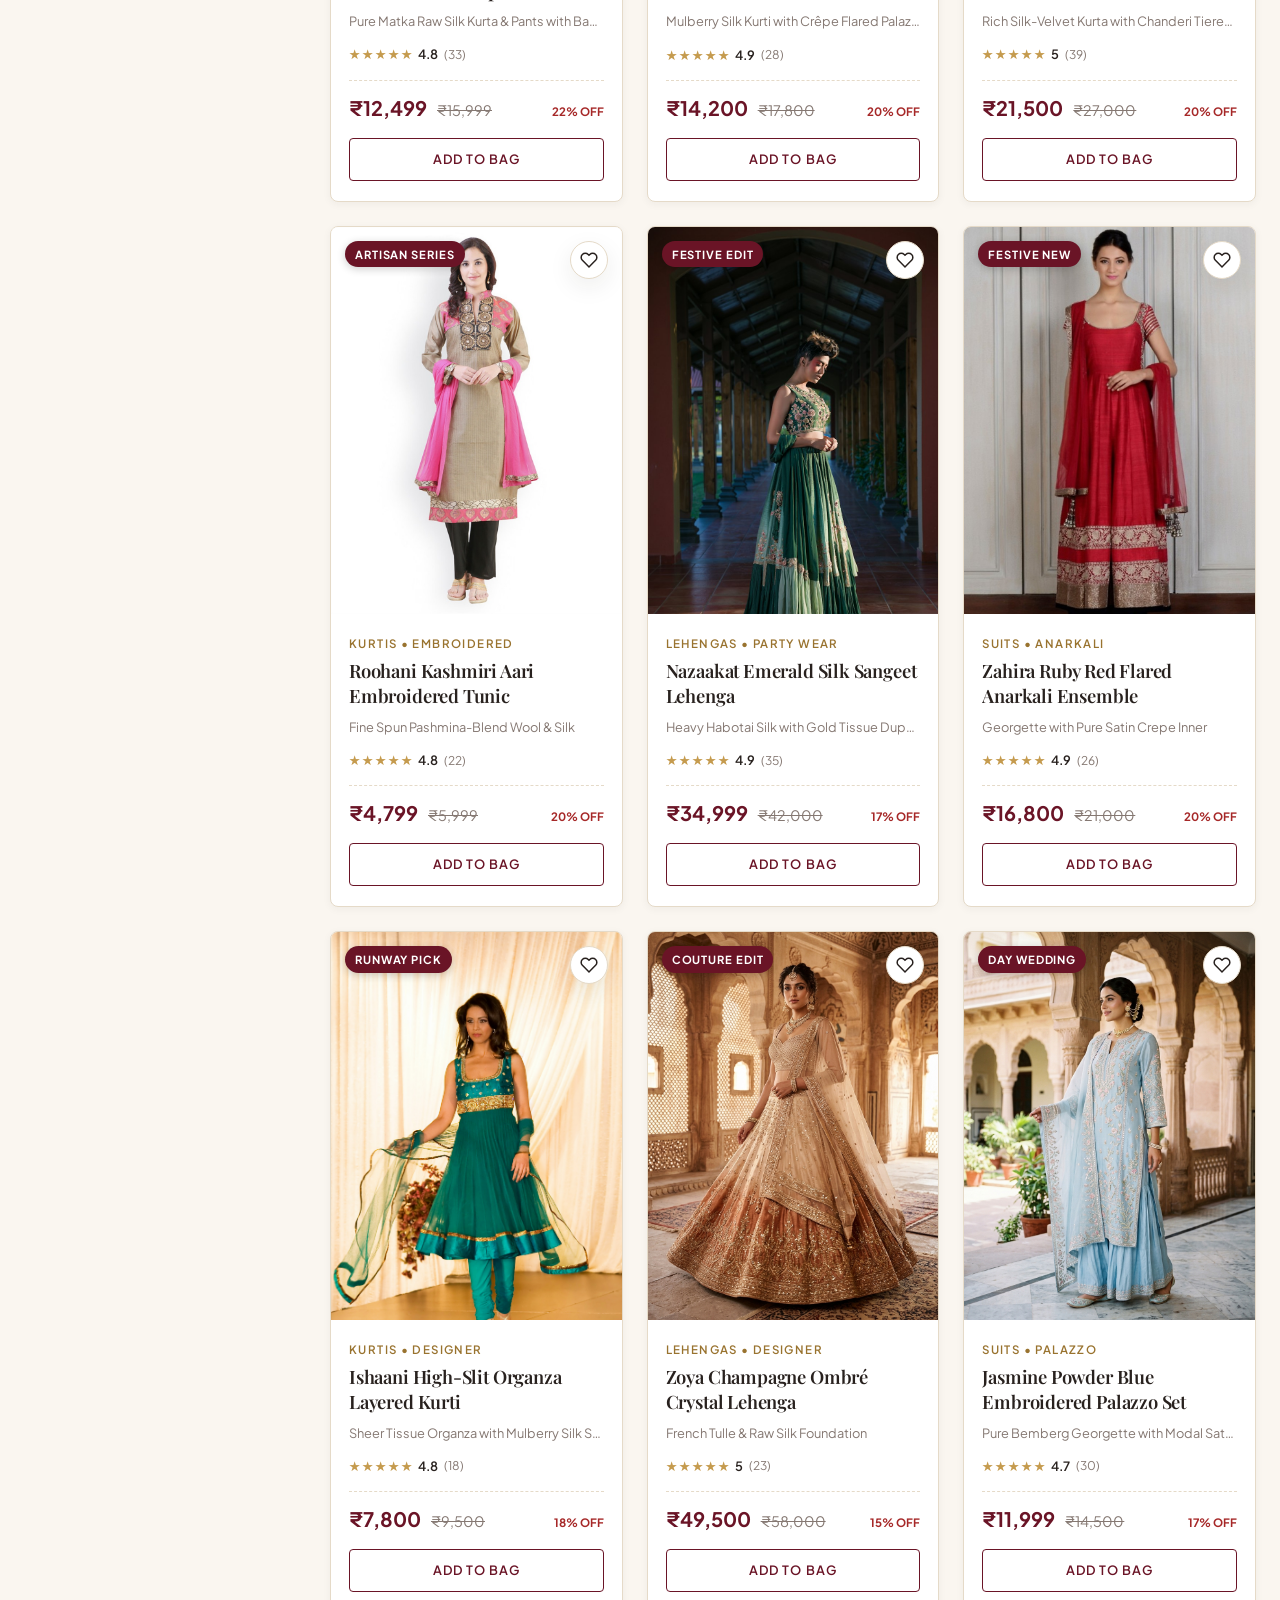
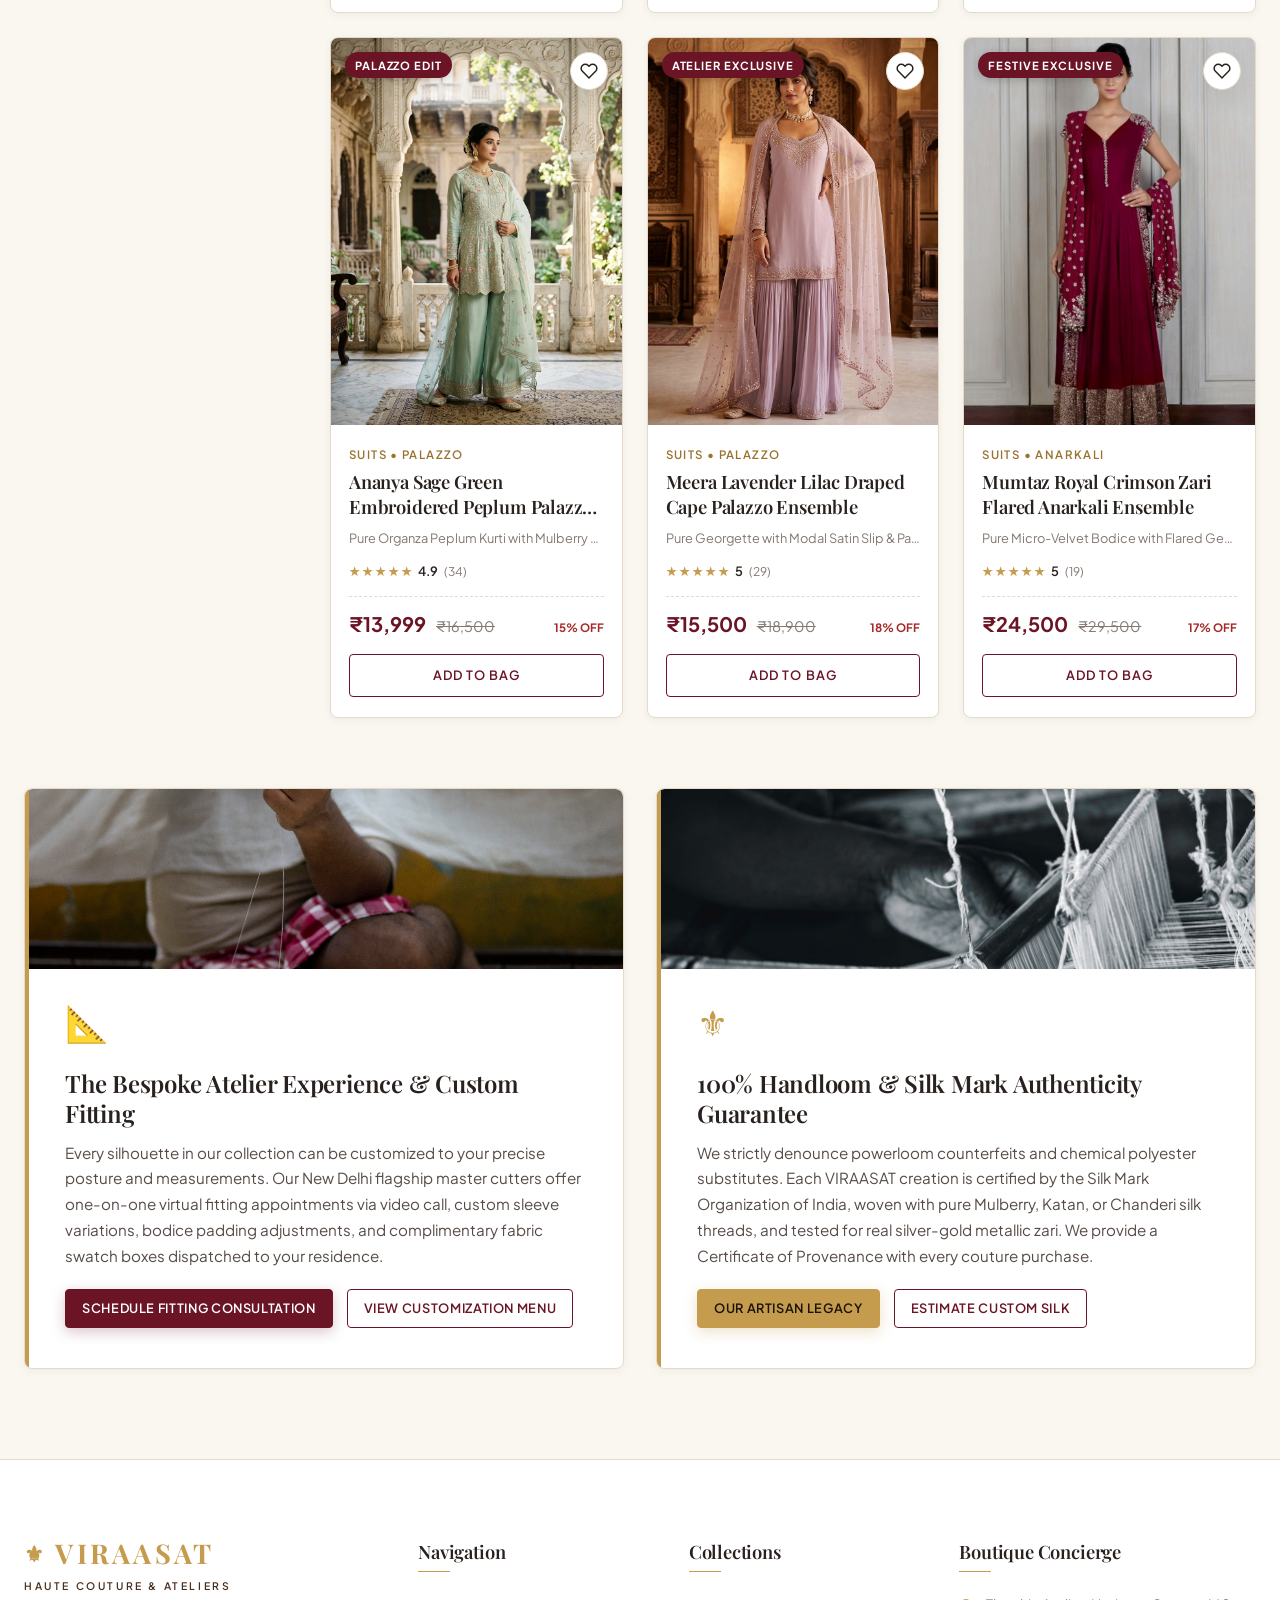
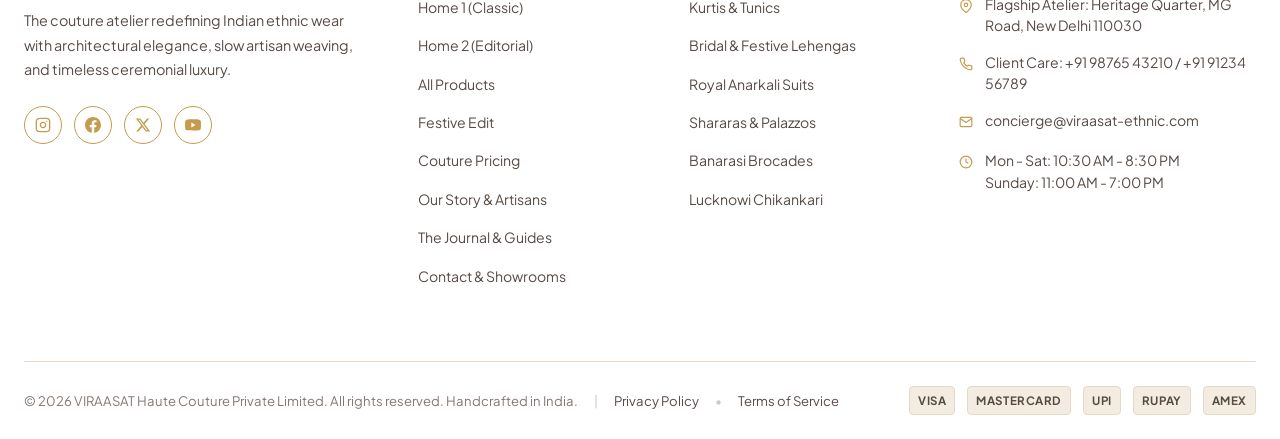
<file: products.html>
﻿<!DOCTYPE html>
<html lang="en" dir="ltr" data-theme="light">
<head>
  <meta charset="UTF-8">
  <meta name="viewport" content="width=device-width, initial-scale=1.0">
  <meta name="description" content="Discover VIRAASAT's handcrafted women's ethnic wear collection: pure Chanderi kurtis, royal bridal lehengas, and bespoke silk salwar suits.">
  <title>Boutique Collection | VIRAASAT Women's Ethnic Wear</title>
  <link rel="icon" type="image/svg+xml" href="images/favicon.svg">
  <link rel="stylesheet" href="css/style.css">
</head>
<body>

<!-- Main Navigation Header -->
  <header class="site-header">
    <div class="container">
      <nav class="navbar" aria-label="Main Navigation">
        <a href="index.html" class="brand-logo">
          <span class="brand-title"><span class="brand-symbol">⚜</span> VIRAASAT</span>
          <span class="brand-subtitle">Haute Couture &amp; Ateliers</span>
        </a>

        <!-- Main Navigation Links (Home is the ONLY dropdown) -->
        <ul class="nav-menu">
          <li class="nav-item dropdown">
            <a href="index.html" class="nav-link">
              Home <span class="nav-chevron">▼</span>
            </a>
            <div class="nav-dropdown">
              <a href="index.html" class="dropdown-link">
                <span>Home 1</span>
                <span class="dropdown-badge">Classic</span>
              </a>
              <a href="home-2.html" class="dropdown-link">
                <span>Home 2</span>
                <span class="dropdown-badge">Editorial</span>
              </a>
            </div>
          </li>
          <li class="nav-item"><a href="products.html" class="nav-link active">Products</a></li>
          <li class="nav-item"><a href="festive-edit.html" class="nav-link">Festive Edit</a></li>
          <li class="nav-item"><a href="pricing.html" class="nav-link">Pricing</a></li>
          <li class="nav-item"><a href="about.html" class="nav-link">About Us</a></li>
          <li class="nav-item"><a href="blog.html" class="nav-link">Blog</a></li>
          <li class="nav-item"><a href="contact.html" class="nav-link">Contact Us</a></li>
        </ul>

        <!-- Utilities -->
        <div class="header-actions">
          <button class="mode-toggle-btn" aria-label="Toggle Theme"><span>🌙</span></button>
          
          <button class="rtl-toggle-btn" aria-label="Toggle Direction"><span class="btn-text">RTL</span></button>

          <button class="action-btn wishlist-toggle-btn" aria-label="Wishlist">
            <svg width="18" height="18" viewBox="0 0 24 24" fill="none" stroke="currentColor" stroke-width="2">
              <path d="M20.84 4.61a5.5 5.5 0 0 0-7.78 0L12 5.67l-1.06-1.06a5.5 5.5 0 0 0-7.78 7.78l1.06 1.06L12 21.23l7.78-7.78 1.06-1.06a5.5 5.5 0 0 0 0-7.78z"></path>
            </svg>
            <span class="badge-count wishlist-badge" style="display:none;">0</span>
          </button>

          <button class="action-btn cart-toggle-btn" aria-label="Shopping Bag">
            <svg width="18" height="18" viewBox="0 0 24 24" fill="none" stroke="currentColor" stroke-width="2">
              <path d="M6 2L3 6v14a2 2 0 0 0 2 2h14a2 2 0 0 0 2-2V6l-3-4z"></path>
              <line x1="3" y1="6" x2="21" y2="6"></line>
              <path d="M16 10a4 4 0 0 1-8 0"></path>
            </svg>
            <span class="badge-count cart-badge" style="display:none;">0</span>
          </button>

          <button class="hamburger-btn" aria-label="Toggle Navigation Menu">
            <span></span>
            <span></span>
            <span></span>
          </button>
        </div>
      </nav>
    </div>

    <!-- Search Overlay -->
    <div class="search-overlay">
      <div class="container">
        <form class="search-form-inner">
          <span class="search-icon-inside">🔍</span>
          <input type="text" class="search-input-field" placeholder="Search creations by name, craft, or fabric..." aria-label="Search query">
          <button type="button" class="search-close-btn" aria-label="Close search">✕</button>
        </form>
      </div>
    </div>
  </header>

  <!-- Page Banner -->
  <section class="page-hero-banner">
    <img src="images/hero_products.jpg" alt="VIRAASAT Haute Couture Products Catalog" class="page-hero-banner-bg">
    <div class="page-hero-banner-overlay"></div>
    <div class="container page-hero-banner-content">
      <span class="page-hero-banner-tag">✦ Silhouettes &amp; Curation ✦</span>
      <h1 class="page-hero-banner-title">The Haute Couture Catalog</h1>
      <p class="page-hero-banner-desc">
        Explore our curated repertoire of pure handloom kurtis, monumental bridal lehengas, and royal flared salwar suits tailored by master Indian karigars.
      </p>
    </div>
  </section>

  <!-- Main Catalog Layout -->
  <main class="section-padding">
    <div class="container">
      <div class="catalog-layout">
        
        <!-- Sidebar Filters -->
        <aside class="catalog-sidebar">
          <button type="button" class="mobile-filter-toggle-btn" id="mobile-filter-toggle" aria-expanded="false" aria-controls="catalog-sidebar-inner">
            <span style="display:flex; align-items:center; gap:8px;">
              <span>⚡</span>
              <span>Filter &amp; Refine Outfits</span>
            </span>
            <span class="filter-toggle-icon">▼</span>
          </button>
          <div class="catalog-sidebar-inner" id="catalog-sidebar-inner">
          <div class="filter-group">
            <h3 class="filter-title">
              <span>Categories</span>
              <span style="font-size:0.75rem; color:var(--color-gold); font-weight:600;">FILTER</span>
            </h3>
            <div class="category-filter-list">
              <button class="category-tab-btn active" data-category="all">
                <span>All Outfits</span>
                <span class="dropdown-badge">21</span>
              </button>
              <button class="category-tab-btn" data-category="kurtis">
                <span>Kurtis</span>
                <span class="dropdown-badge">6</span>
              </button>
              <button class="category-tab-btn" data-category="lehengas">
                <span>Lehengas</span>
                <span class="dropdown-badge">6</span>
              </button>
              <button class="category-tab-btn" data-category="suits">
                <span>Salwar Suits</span>
                <span class="dropdown-badge">9</span>
              </button>
            </div>
          </div>

          <div class="filter-group">
            <h3 class="filter-title">Silhouettes &amp; Styles</h3>
            <div class="subcategory-pills-container subcategory-pills"></div>
          </div>

          <div class="filter-group">
            <h3 class="filter-title">Price Range</h3>
            <input type="range" class="price-range-input" min="2500" max="85000" step="1000" value="85000" aria-label="Maximum Price">
            <div class="price-slider-row">
              <span style="color:var(--color-text-muted);">₹2,500</span>
              <span class="price-max-display" style="color:var(--color-primary); font-size:1rem;">₹85,000</span>
            </div>
          </div>

          <div class="filter-group">
            <h3 class="filter-title">Atelier Sizes</h3>
            <div style="display:flex; gap:6px; flex-wrap:wrap;" class="atelier-sizes-filter">
              <button type="button" class="size-btn" data-size="XS">XS</button>
              <button type="button" class="size-btn" data-size="S">S</button>
              <button type="button" class="size-btn" data-size="M">M</button>
              <button type="button" class="size-btn" data-size="L">L</button>
              <button type="button" class="size-btn" data-size="XL">XL</button>
              <button type="button" class="size-btn" data-size="XXL">XXL</button>
              <button type="button" class="size-btn" data-size="Custom" style="min-width:auto; padding:0 8px;">Custom</button>
            </div>
          </div>

          <div style="margin-top:20px;">
            <button class="btn btn-outline btn-sm reset-filters-btn" style="width:100%;">
              Reset All Filters
            </button>
          </div>
          </div>
        </aside>

        <!-- Catalog Main Area -->
        <section class="catalog-content">
          <div class="catalog-toolbar">
            <div class="catalog-search-inline">
              <span class="catalog-search-icon">🔍</span>
              <input type="text" class="catalog-search-input" placeholder="Search creations by name, craft, or fabric..." aria-label="Search within products">
            </div>

            <div class="catalog-count-display" style="font-size:0.85rem; color:var(--color-text-secondary); font-weight:600;">
              Showing 20 of 20 creations
            </div>

            <div style="display:flex; align-items:center; gap:8px;">
              <label for="catalog-sort" style="font-size:0.85rem; font-weight:600; color:var(--color-text-secondary);">Sort:</label>
              <select id="catalog-sort" class="catalog-sort-select">
                <option value="featured">Curated &amp; Featured</option>
                <option value="price-low">Price: Low to High</option>
                <option value="price-high">Price: High to Low</option>
                <option value="rating">Patrons' Highest Rated</option>
                <option value="newest">Newest Arrivals</option>
              </select>
            </div>
          </div>

          <!-- Dynamic Products Grid -->
          <div class="products-grid catalog-products-container"></div>

          <!-- Empty State -->
          <div class="catalog-empty-state">
            <div class="catalog-empty-icon">⚜</div>
            <h3 style="font-family:var(--font-serif); font-size:1.6rem; margin-bottom:8px;">No Creations Match Your Filter</h3>
            <p style="font-size:0.95rem; color:var(--color-text-secondary); max-width:440px; margin:0 auto 24px; line-height:1.6;">
              Try broadening your price range, searching with alternative keywords, or resetting your style filters to explore our full boutique collection.
            </p>
            <button class="btn btn-primary reset-filters-btn">Reset All Filters</button>
          </div>
        </section>

      </div>

      <!-- TWO BOX CONTAINERS AT THE END OF PRODUCTS PAGE (As explicitly requested) -->
      <div class="products-bottom-boxes">
        <!-- Box 1: Bespoke Atelier Experience -->
        <div class="products-feature-box">
          <div style="height:180px; margin:-40px -40px 24px -40px; overflow:hidden; border-radius:var(--radius-md) var(--radius-md) 0 0;">
            <img src="images/about_craft_techniques.jpg" alt="Master Karigar Needlework" style="width:100%; height:100%; object-fit:cover; transition:transform 0.4s ease;" onmouseover="this.style.transform='scale(1.05)'" onmouseout="this.style.transform='scale(1)'">
          </div>
          <div class="products-feature-icon">📐</div>
          <h3>The Bespoke Atelier Experience &amp; Custom Fitting</h3>
          <p>
            Every silhouette in our collection can be customized to your precise posture and measurements. Our New Delhi flagship master cutters offer one-on-one virtual fitting appointments via video call, custom sleeve variations, bodice padding adjustments, and complimentary fabric swatch boxes dispatched to your residence.
          </p>
          <div style="display:flex; gap:14px; flex-wrap:wrap; margin-top:auto;">
            <a href="contact.html" class="btn btn-primary btn-sm">Schedule Fitting Consultation</a>
            <a href="pricing.html" class="btn btn-outline btn-sm">View Customization Menu</a>
          </div>
        </div>

        <!-- Box 2: 100% Handloom & Silk Mark Authenticity -->
        <div class="products-feature-box">
          <div style="height:180px; margin:-40px -40px 24px -40px; overflow:hidden; border-radius:var(--radius-md) var(--radius-md) 0 0;">
            <img src="images/home1_heritage_loom.jpg" alt="Traditional Handloom Weave" style="width:100%; height:100%; object-fit:cover; transition:transform 0.4s ease;" onmouseover="this.style.transform='scale(1.05)'" onmouseout="this.style.transform='scale(1)'">
          </div>
          <div class="products-feature-icon">⚜</div>
          <h3>100% Handloom &amp; Silk Mark Authenticity Guarantee</h3>
          <p>
            We strictly denounce powerloom counterfeits and chemical polyester substitutes. Each VIRAASAT creation is certified by the Silk Mark Organization of India, woven with pure Mulberry, Katan, or Chanderi silk threads, and tested for real silver-gold metallic zari. We provide a Certificate of Provenance with every couture purchase.
          </p>
          <div style="display:flex; gap:14px; flex-wrap:wrap; margin-top:auto;">
            <a href="about.html" class="btn btn-gold btn-sm">Our Artisan Legacy</a>
            <a href="pricing.html#estimator" class="btn btn-outline btn-sm">Estimate Custom Silk</a>
          </div>
        </div>
      </div>

    </div>
  </main>

    <!-- Complete Boutique Footer -->
  <footer class="site-footer">
    <div class="container">
      <div class="footer-top-grid">
        <!-- Col 1: Brand -->
        <div class="footer-brand">
          <a href="index.html" class="brand-logo" style="margin-bottom:6px; display:inline-block;">
            <span class="brand-title" style="color:var(--color-gold);"><span class="brand-symbol">⚜</span> VIRAASAT</span>
          </a>
          <div class="footer-brand-subtitle">HAUTE COUTURE &amp; ATELIERS</div>
          <p class="footer-brand-desc" style="margin-top: 14px;">
            The couture atelier redefining Indian ethnic wear with architectural elegance, slow artisan weaving, and timeless ceremonial luxury.
          </p>
          <div class="footer-social-row">
            <a href="https://instagram.com" target="_blank" rel="noopener noreferrer" class="footer-social-link" aria-label="Instagram">
              <svg width="16" height="16" viewBox="0 0 24 24" fill="none" stroke="currentColor" stroke-width="2" stroke-linecap="round" stroke-linejoin="round" aria-hidden="true"><rect x="2" y="2" width="20" height="20" rx="5" ry="5"></rect><path d="M16 11.37A4 4 0 1 1 12.63 8 4 4 0 0 1 16 11.37z"></path><line x1="17.5" y1="6.5" x2="17.51" y2="6.5"></line></svg>
            </a>
            <a href="https://facebook.com" target="_blank" rel="noopener noreferrer" class="footer-social-link" aria-label="Facebook">
              <svg width="16" height="16" viewBox="0 0 24 24" fill="currentColor" aria-hidden="true"><path d="M24 12.073c0-6.627-5.373-12-12-12s-12 5.373-12 12c0 5.99 4.388 10.954 10.125 11.854v-8.385H7.078v-3.47h3.047V9.43c0-3.007 1.792-4.669 4.533-4.669 1.312 0 2.686.235 2.686.235v2.953H15.83c-1.491 0-1.956.925-1.956 1.874v2.25h3.328l-.532 3.47h-2.796v8.385C19.612 23.027 24 18.062 24 12.073z"/></svg>
            </a>
            <a href="https://twitter.com" target="_blank" rel="noopener noreferrer" class="footer-social-link" aria-label="X (formerly Twitter)">
              <svg width="15" height="15" viewBox="0 0 24 24" fill="currentColor" aria-hidden="true"><path d="M18.244 2.25h3.308l-7.227 8.26 8.502 11.24H16.17l-5.214-6.817L4.99 21.75H1.68l7.73-8.835L1.254 2.25H8.08l4.713 6.231zm-1.161 17.52h1.833L7.084 4.126H5.117z"/></svg>
            </a>
            <a href="https://youtube.com" target="_blank" rel="noopener noreferrer" class="footer-social-link" aria-label="YouTube">
              <svg width="16" height="16" viewBox="0 0 24 24" fill="currentColor" aria-hidden="true"><path d="M23.498 6.186a3.016 3.016 0 0 0-2.122-2.136C19.505 3.545 12 3.545 12 3.545s-7.505 0-9.377.505A3.017 3.017 0 0 0 .502 6.186C0 8.07 0 12 0 12s0 3.93.502 5.814a3.016 3.016 0 0 0 2.122 2.136c1.871.505 9.376.505 9.376.505s7.505 0 9.377-.505a3.015 3.015 0 0 0 2.122-2.136C24 15.93 24 12 24 12s0-3.93-.502-5.814zM9.545 15.568V8.432L15.818 12l-6.273 3.568z"/></svg>
            </a>
          </div>
        </div>

        <!-- Col 2: Navigation Links -->
        <div>
          <h4 class="footer-col-title">Navigation</h4>
          <ul class="footer-links-list">
            <li><a href="index.html" class="footer-link">Home 1 (Classic)</a></li>
            <li><a href="home-2.html" class="footer-link">Home 2 (Editorial)</a></li>
            <li><a href="products.html" class="footer-link">All Products</a></li>
            <li><a href="festive-edit.html" class="footer-link">Festive Edit</a></li>
            <li><a href="pricing.html" class="footer-link">Couture Pricing</a></li>
            <li><a href="about.html" class="footer-link">Our Story &amp; Artisans</a></li>
            <li><a href="blog.html" class="footer-link">The Journal &amp; Guides</a></li>
            <li><a href="contact.html" class="footer-link">Contact &amp; Showrooms</a></li>
          </ul>
        </div>

        <!-- Col 3: Product Categories -->
        <div>
          <h4 class="footer-col-title">Collections</h4>
          <ul class="footer-links-list">
            <li><a href="products.html?category=kurtis" class="footer-link">Kurtis &amp; Tunics</a></li>
            <li><a href="products.html?category=lehengas" class="footer-link">Bridal &amp; Festive Lehengas</a></li>
            <li><a href="products.html?category=suits" class="footer-link">Royal Anarkali Suits</a></li>
            <li><a href="products.html?category=suits&subcategory=Palazzo" class="footer-link">Shararas &amp; Palazzos</a></li>
            <li><a href="festive-edit.html" class="footer-link">Banarasi Brocades</a></li>
            <li><a href="products.html?category=kurtis&subcategory=Embroidered" class="footer-link">Lucknowi Chikankari</a></li>
          </ul>
        </div>

                <!-- Col 4: Boutique Concierge -->
        <div>
          <h4 class="footer-col-title">Boutique Concierge</h4>
          <div class="footer-contact-item">
            <span class="footer-contact-icon"><svg width="14" height="14" viewBox="0 0 24 24" fill="none" stroke="currentColor" stroke-width="2"><path d="M21 10c0 7-9 13-9 13s-9-6-9-13a9 9 0 0 1 18 0z"></path><circle cx="12" cy="10" r="3"></circle></svg></span>
            <span>Flagship Atelier: Heritage Quarter, MG Road, New Delhi 110030</span>
          </div>
          <div class="footer-contact-item">
            <span class="footer-contact-icon"><svg width="14" height="14" viewBox="0 0 24 24" fill="none" stroke="currentColor" stroke-width="2"><path d="M22 16.92v3a2 2 0 0 1-2.18 2 19.79 19.79 0 0 1-8.63-3.07 19.5 19.5 0 0 1-6-6 19.79 19.79 0 0 1-3.07-8.67A2 2 0 0 1 4.11 2h3a2 2 0 0 1 2 1.72 12.84 12.84 0 0 0 .7 2.81 2 2 0 0 1-.45 2.11L8.09 9.91a16 16 0 0 0 6 6l1.27-1.27a2 2 0 0 1 2.11-.45 12.84 12.84 0 0 0 2.81.7A2 2 0 0 1 22 16.92z"></path></svg></span>
            <span>Client Care: +91 98765 43210 / +91 91234 56789</span>
          </div>
          <div class="footer-contact-item">
            <span class="footer-contact-icon"><svg width="14" height="14" viewBox="0 0 24 24" fill="none" stroke="currentColor" stroke-width="2"><path d="M4 4h16c1.1 0 2 .9 2 2v12c0 1.1-.9 2-2 2H4c-1.1 0-2-.9-2-2V6c0-1.1.9-2 2-2z"></path><polyline points="22,6 12,13 2,6"></polyline></svg></span>
            <span>concierge@viraasat-ethnic.com</span>
          </div>
          <div class="footer-contact-item">
            <span class="footer-contact-icon"><svg width="14" height="14" viewBox="0 0 24 24" fill="none" stroke="currentColor" stroke-width="2"><circle cx="12" cy="12" r="10"></circle><polyline points="12 6 12 12 16 14"></polyline></svg></span>
            <span>Mon - Sat: 10:30 AM - 8:30 PM<br>Sunday: 11:00 AM - 7:00 PM</span>
          </div>
        </div>
      </div>

      <!-- Footer Bottom Bar -->
      <div class="footer-bottom-bar">
        <div style="display:flex; flex-wrap:wrap; gap:16px; align-items:center;">
          <span>© 2026 VIRAASAT Haute Couture Private Limited. All rights reserved. Handcrafted in India.</span>
          <span style="opacity:0.4;">|</span>
          <a href="privacy.html" class="footer-policy-link">Privacy Policy</a>
          <span style="opacity:0.4;">•</span>
          <a href="terms.html" class="footer-policy-link">Terms of Service</a>
        </div>
        <div class="footer-payment-badges">
          <span class="payment-chip">VISA</span>
          <span class="payment-chip">MASTERCARD</span>
          <span class="payment-chip">UPI</span>
          <span class="payment-chip">RUPAY</span>
          <span class="payment-chip">AMEX</span>
        </div>
      </div>
    </div>
  </footer>

  <!-- Drawers & Modals -->
  <div class="side-drawer wishlist-drawer" aria-label="Saved Wishlist Items">
    <div class="drawer-header">
      <h3>Your Curated Wishlist</h3>
      <button class="action-btn wishlist-close-btn" aria-label="Close wishlist">✕</button>
    </div>
    <div class="drawer-body wishlist-items-container"></div>
  </div>

  <div class="side-drawer cart-drawer" aria-label="Shopping Bag">
    <div class="drawer-header">
      <h3>Your Shopping Bag</h3>
      <button class="action-btn cart-close-btn" aria-label="Close shopping bag">✕</button>
    </div>
    <div class="drawer-body cart-items-container"></div>
    <div class="drawer-footer">
      <div style="display:flex; justify-content:space-between; font-weight:700; margin-bottom:16px;">
        <span>Subtotal</span>
        <span class="cart-subtotal-val">₹0</span>
      </div>
      <button class="btn btn-primary btn-lg cart-checkout-btn" style="width:100%;">Proceed to Checkout</button>
    </div>
  </div>

  <div class="mobile-nav-drawer" aria-label="Mobile Menu">
    <div class="mobile-nav-header">
      <span class="brand-title" style="font-size:1.4rem;"><span class="brand-symbol">⚜</span> VIRAASAT</span>
      <button class="action-btn mobile-nav-close" aria-label="Close menu">✕</button>
    </div>
    <div class="mobile-nav-body">
      <ul class="mobile-nav-list">
        <li>
          <a href="#" class="mobile-nav-link mobile-home-toggle">
            <span>Home</span>
            <span class="nav-chevron">▼</span>
          </a>
          <div class="mobile-home-sublist">
            <a href="index.html" class="mobile-nav-sublink">Home 1 (Classic)</a>
            <a href="home-2.html" class="mobile-nav-sublink">Home 2 (Editorial)</a>
          </div>
        </li>
        <li><a href="products.html" class="mobile-nav-link" style="color:var(--color-primary); font-weight:700;">Products</a></li>
        <li><a href="festive-edit.html" class="mobile-nav-link">Festive Edit</a></li>
        <li><a href="pricing.html" class="mobile-nav-link">Pricing</a></li>
        <li><a href="about.html" class="mobile-nav-link">About Us</a></li>
        <li><a href="blog.html" class="mobile-nav-link">Blog</a></li>
        <li><a href="contact.html" class="mobile-nav-link">Contact Us</a></li>
      </ul>
    </div>
  </div>

  <div class="drawer-backdrop"></div>

  <!-- Quick View Modal (Only ONE image with perfect alignment) -->
  <div class="modal-overlay quickview-modal" aria-hidden="true">
    <div class="modal-content-box">
      <button class="modal-close-btn" aria-label="Close modal">✕</button>
      <div class="quickview-body"></div>
    </div>
  </div>

  <div class="toast-container"></div>

  <!-- Scripts -->
  <script src="js/data.js"></script>
  <script src="js/main.js"></script>
  <script src="js/products.js"></script>
</body>
</html>
</file>
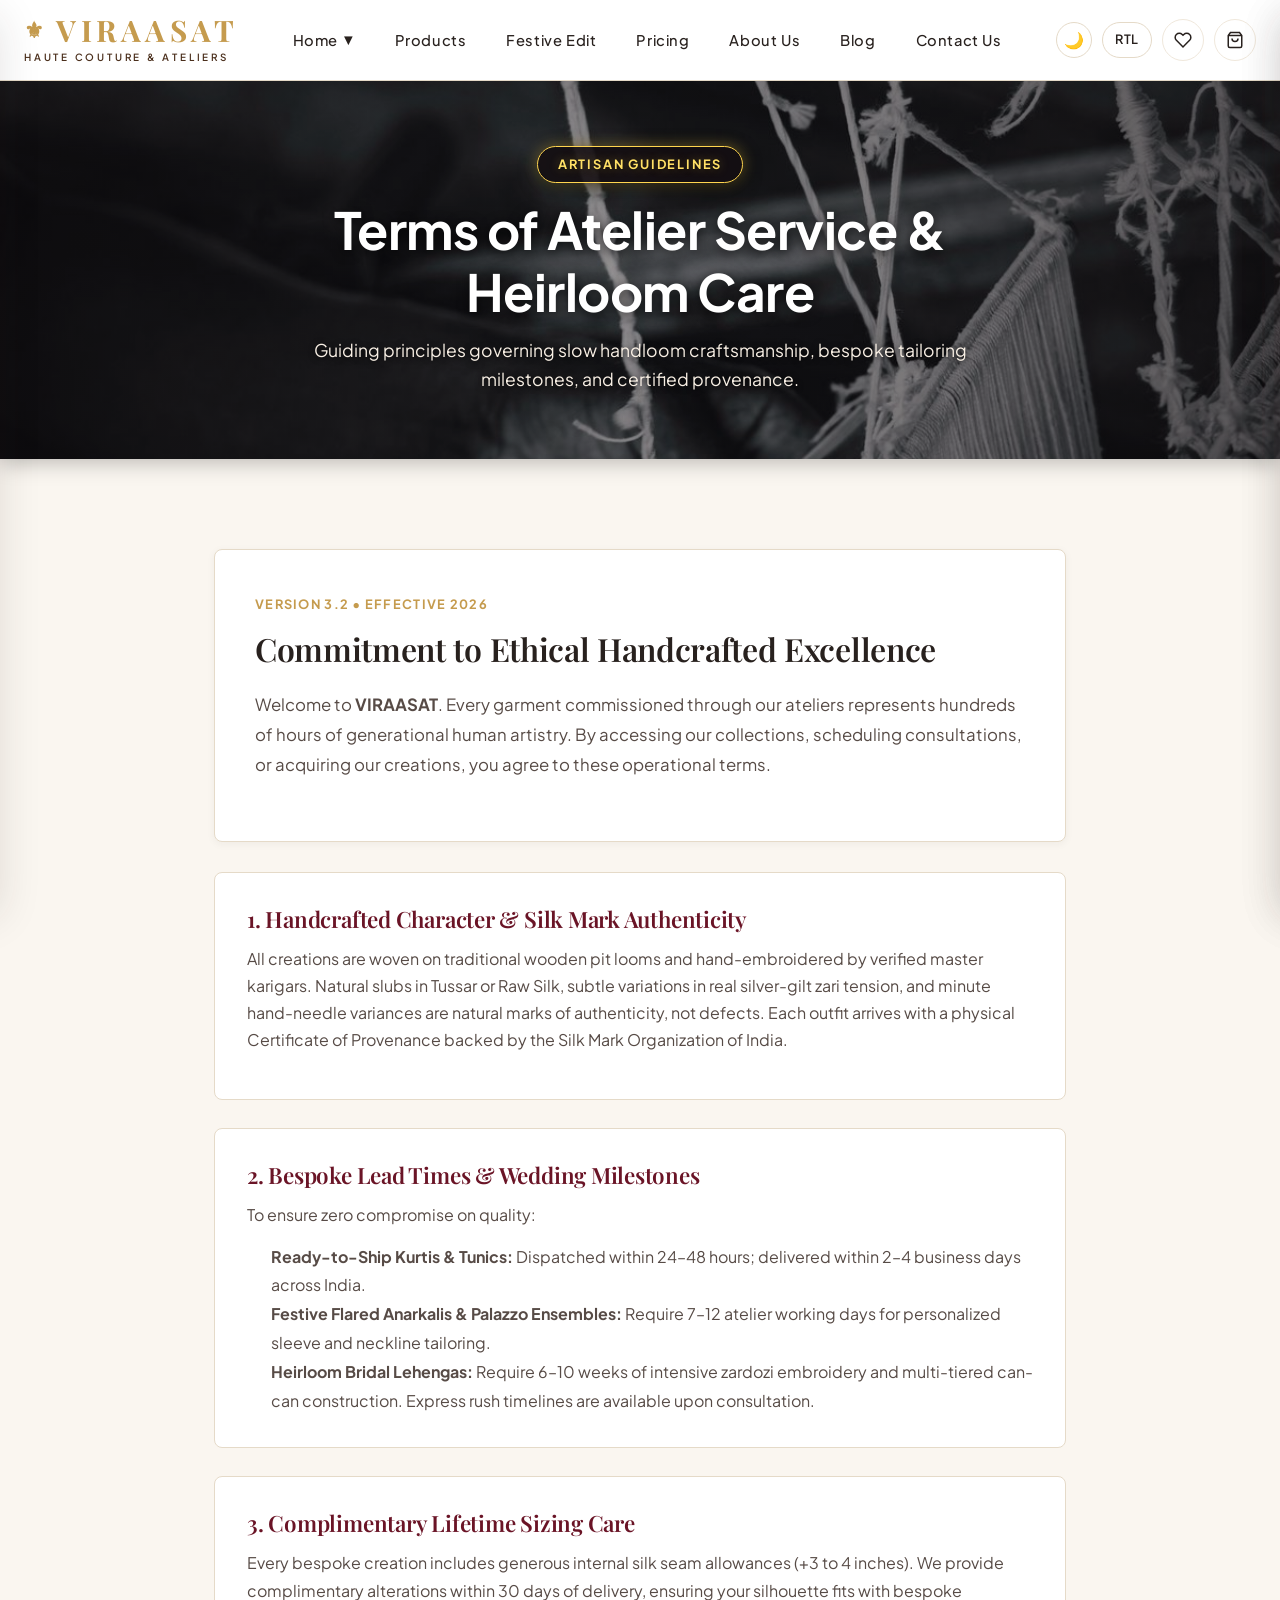
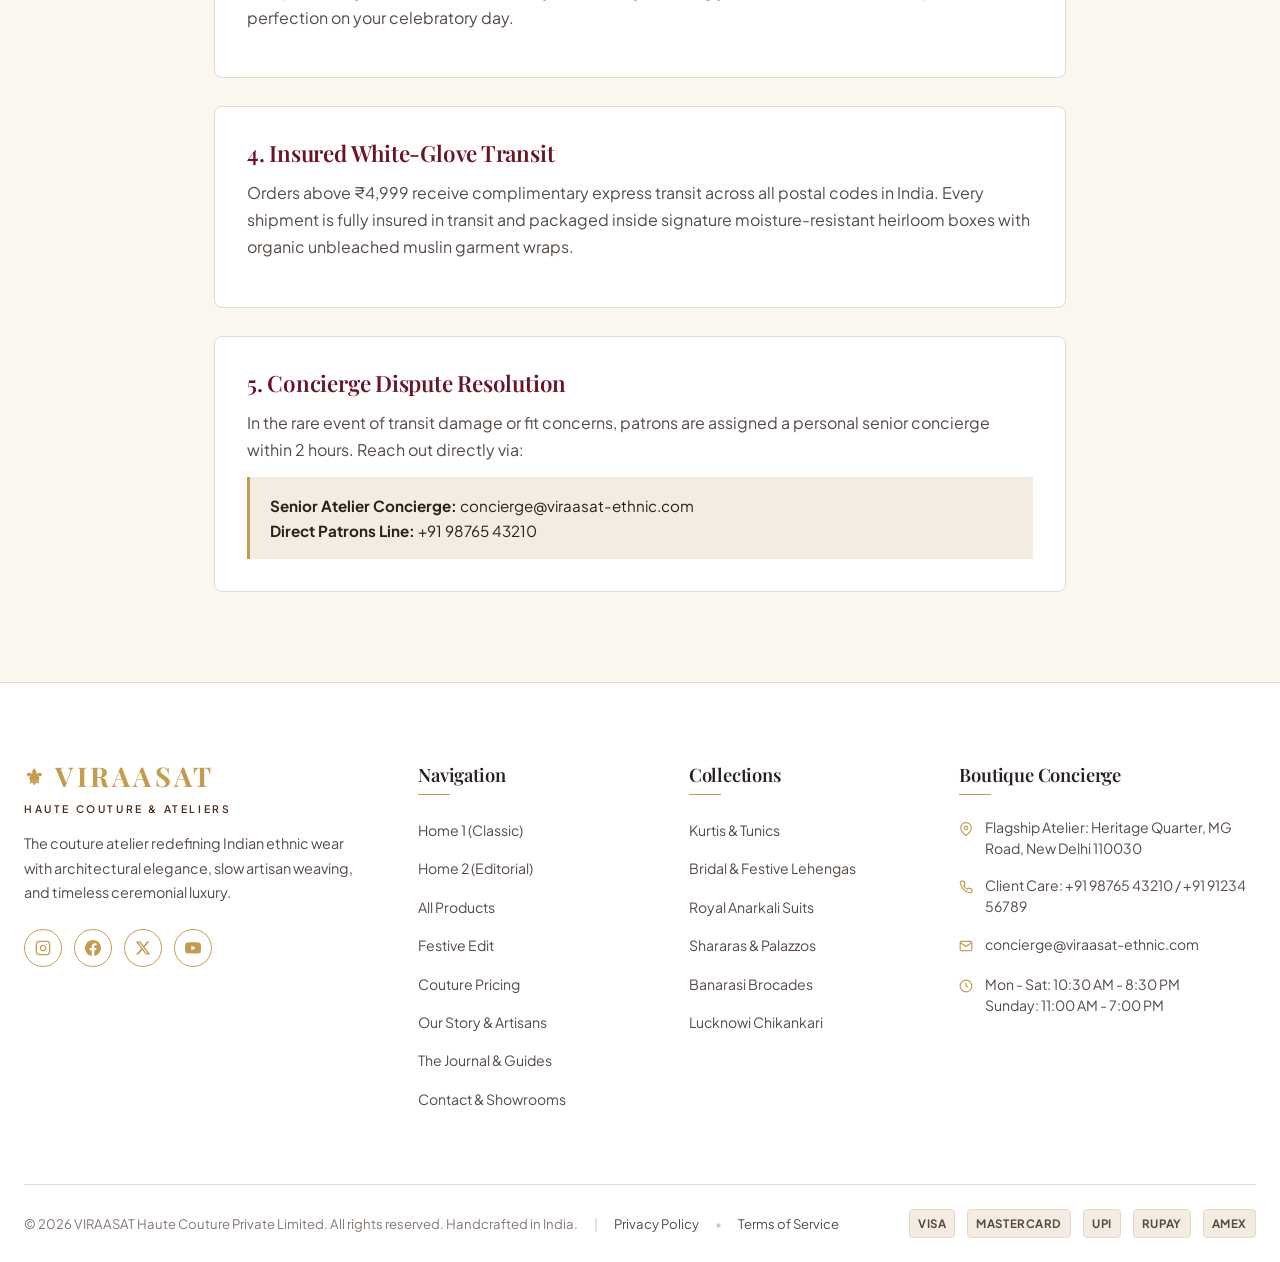
<file: terms.html>
﻿<!DOCTYPE html>
<html lang="en" dir="ltr" data-theme="dark">
<head>
  <meta charset="UTF-8">
  <meta name="viewport" content="width=device-width, initial-scale=1.0">
  <meta name="description" content="VIRAASAT Terms of Service. Learn about our bespoke craftsmanship lead times, Silk Mark authenticity guarantee, fitting alterations, and delivery policies.">
  <title>Terms of Service | VIRAASAT Haute Couture &amp; Ateliers</title>
  <link rel="icon" type="image/svg+xml" href="images/favicon.svg">
  <link rel="stylesheet" href="css/style.css">
</head>
<body>

  <!-- Main Navigation Header -->
  <header class="site-header">
    <div class="container">
      <nav class="navbar" aria-label="Main Navigation">
        <a href="index.html" class="brand-logo">
          <span class="brand-title"><span class="brand-symbol">⚜</span> VIRAASAT</span>
          <span class="brand-subtitle">Haute Couture &amp; Ateliers</span>
        </a>

        <!-- Main Navigation Links -->
        <ul class="nav-menu">
          <li class="nav-item dropdown">
            <a href="index.html" class="nav-link">
              Home <span class="nav-chevron">▼</span>
            </a>
            <div class="nav-dropdown">
              <a href="index.html" class="dropdown-link">
                <span>Home 1</span>
                <span class="dropdown-badge">Classic</span>
              </a>
              <a href="home-2.html" class="dropdown-link">
                <span>Home 2</span>
                <span class="dropdown-badge">Editorial</span>
              </a>
            </div>
          </li>
          <li class="nav-item"><a href="products.html" class="nav-link">Products</a></li>
          <li class="nav-item"><a href="festive-edit.html" class="nav-link">Festive Edit</a></li>
          <li class="nav-item"><a href="pricing.html" class="nav-link">Pricing</a></li>
          <li class="nav-item"><a href="about.html" class="nav-link">About Us</a></li>
          <li class="nav-item"><a href="blog.html" class="nav-link">Blog</a></li>
          <li class="nav-item"><a href="contact.html" class="nav-link">Contact Us</a></li>
        </ul>

        <!-- Utilities -->
        <div class="header-actions">
          <button class="mode-toggle-btn" aria-label="Toggle Theme"><span>🌙</span></button>
          <button class="rtl-toggle-btn" aria-label="Toggle Direction"><span class="btn-text">RTL</span></button>

          <button class="action-btn wishlist-toggle-btn" aria-label="Wishlist">
            <svg width="18" height="18" viewBox="0 0 24 24" fill="none" stroke="currentColor" stroke-width="2">
              <path d="M20.84 4.61a5.5 5.5 0 0 0-7.78 0L12 5.67l-1.06-1.06a5.5 5.5 0 0 0-7.78 7.78l1.06 1.06L12 21.23l7.78-7.78 1.06-1.06a5.5 5.5 0 0 0 0-7.78z"></path>
            </svg>
            <span class="badge-count wishlist-badge" style="display:none;">0</span>
          </button>

          <button class="action-btn cart-toggle-btn" aria-label="Shopping Bag">
            <svg width="18" height="18" viewBox="0 0 24 24" fill="none" stroke="currentColor" stroke-width="2">
              <path d="M6 2L3 6v14a2 2 0 0 0 2 2h14a2 2 0 0 0 2-2V6l-3-4z"></path>
              <line x1="3" y1="6" x2="21" y2="6"></line>
              <path d="M16 10a4 4 0 0 1-8 0"></path>
            </svg>
            <span class="badge-count cart-badge" style="display:none;">0</span>
          </button>

          <button class="hamburger-btn" aria-label="Toggle Navigation Menu">
            <span></span>
            <span></span>
            <span></span>
          </button>
        </div>
      </nav>
    </div>
  </header>

  <!-- Page Hero Banner -->
  <section class="page-hero-banner">
    <img src="images/home1_heritage_loom.jpg" alt="VIRAASAT Terms of Atelier Service" class="page-hero-banner-bg" style="object-position:center 40%;">
    <div class="page-hero-banner-overlay"></div>
    <div class="container page-hero-banner-content">
      <span class="page-hero-banner-tag">Artisan Guidelines</span>
      <h1 class="page-hero-banner-title">Terms of Atelier Service &amp; Heirloom Care</h1>
      <p class="page-hero-banner-desc">
        Guiding principles governing slow handloom craftsmanship, bespoke tailoring milestones, and certified provenance.
      </p>
    </div>
  </section>

  <!-- Main Content -->
  <main class="section-padding">
    <div class="container" style="max-width: 900px;">
      
      <div style="background:var(--bg-surface); border:1px solid var(--color-border); border-radius:var(--radius-md); padding:40px; box-shadow:var(--shadow-sm); margin-bottom:30px;">
        <span style="font-size:0.8rem; color:var(--color-gold); font-weight:700; letter-spacing:0.1em; text-transform:uppercase;">Version 3.2 • Effective 2026</span>
        <h2 style="font-family:var(--font-serif); font-size:2rem; margin:12px 0 20px; line-height:1.3;">Commitment to Ethical Handcrafted Excellence</h2>
        <p style="font-size:1.05rem; line-height:1.8; color:var(--color-text-secondary); margin-bottom:20px;">
          Welcome to <strong>VIRAASAT</strong>. Every garment commissioned through our ateliers represents hundreds of hours of generational human artistry. By accessing our collections, scheduling consultations, or acquiring our creations, you agree to these operational terms.
        </p>
      </div>

      <div style="display:flex; flex-direction:column; gap:28px;">

        <article style="background:var(--bg-surface); border:1px solid var(--color-border); border-radius:var(--radius-md); padding:32px;">
          <h3 style="font-family:var(--font-serif); font-size:1.4rem; color:var(--color-primary); margin-bottom:12px;">1. Handcrafted Character &amp; Silk Mark Authenticity</h3>
          <p style="line-height:1.7; color:var(--color-text-secondary); margin-bottom:14px;">
            All creations are woven on traditional wooden pit looms and hand-embroidered by verified master karigars. Natural slubs in Tussar or Raw Silk, subtle variations in real silver-gilt zari tension, and minute hand-needle variances are natural marks of authenticity, not defects. Each outfit arrives with a physical Certificate of Provenance backed by the Silk Mark Organization of India.
          </p>
        </article>

        <article style="background:var(--bg-surface); border:1px solid var(--color-border); border-radius:var(--radius-md); padding:32px;">
          <h3 style="font-family:var(--font-serif); font-size:1.4rem; color:var(--color-primary); margin-bottom:12px;">2. Bespoke Lead Times &amp; Wedding Milestones</h3>
          <p style="line-height:1.7; color:var(--color-text-secondary); margin-bottom:14px;">
            To ensure zero compromise on quality:
          </p>
          <ul style="padding-left:24px; color:var(--color-text-secondary); line-height:1.8;">
            <li><strong>Ready-to-Ship Kurtis &amp; Tunics:</strong> Dispatched within 24–48 hours; delivered within 2–4 business days across India.</li>
            <li><strong>Festive Flared Anarkalis &amp; Palazzo Ensembles:</strong> Require 7–12 atelier working days for personalized sleeve and neckline tailoring.</li>
            <li><strong>Heirloom Bridal Lehengas:</strong> Require 6–10 weeks of intensive zardozi embroidery and multi-tiered can-can construction. Express rush timelines are available upon consultation.</li>
          </ul>
        </article>

        <article style="background:var(--bg-surface); border:1px solid var(--color-border); border-radius:var(--radius-md); padding:32px;">
          <h3 style="font-family:var(--font-serif); font-size:1.4rem; color:var(--color-primary); margin-bottom:12px;">3. Complimentary Lifetime Sizing Care</h3>
          <p style="line-height:1.7; color:var(--color-text-secondary); margin-bottom:14px;">
            Every bespoke creation includes generous internal silk seam allowances (+3 to 4 inches). We provide complimentary alterations within 30 days of delivery, ensuring your silhouette fits with bespoke perfection on your celebratory day.
          </p>
        </article>

        <article style="background:var(--bg-surface); border:1px solid var(--color-border); border-radius:var(--radius-md); padding:32px;">
          <h3 style="font-family:var(--font-serif); font-size:1.4rem; color:var(--color-primary); margin-bottom:12px;">4. Insured White-Glove Transit</h3>
          <p style="line-height:1.7; color:var(--color-text-secondary); margin-bottom:14px;">
            Orders above ₹4,999 receive complimentary express transit across all postal codes in India. Every shipment is fully insured in transit and packaged inside signature moisture-resistant heirloom boxes with organic unbleached muslin garment wraps.
          </p>
        </article>

        <article style="background:var(--bg-surface); border:1px solid var(--color-border); border-radius:var(--radius-md); padding:32px;">
          <h3 style="font-family:var(--font-serif); font-size:1.4rem; color:var(--color-primary); margin-bottom:12px;">5. Concierge Dispute Resolution</h3>
          <p style="line-height:1.7; color:var(--color-text-secondary); margin-bottom:14px;">
            In the rare event of transit damage or fit concerns, patrons are assigned a personal senior concierge within 2 hours. Reach out directly via:
          </p>
          <div style="background:var(--bg-secondary); border-left:3px solid var(--color-gold); padding:16px 20px; font-size:0.95rem;">
            <strong>Senior Atelier Concierge:</strong> concierge@viraasat-ethnic.com<br>
            <strong>Direct Patrons Line:</strong> +91 98765 43210
          </div>
        </article>

      </div>

    </div>
  </main>

  <!-- Complete Boutique Footer -->
  <footer class="site-footer">
    <div class="container">
      <div class="footer-top-grid">
        <!-- Col 1: Brand -->
        <div class="footer-brand">
          <a href="index.html" class="brand-logo" style="margin-bottom:6px; display:inline-block;">
            <span class="brand-title" style="color:var(--color-gold);"><span class="brand-symbol">⚜</span> VIRAASAT</span>
          </a>
          <div class="footer-brand-subtitle">HAUTE COUTURE &amp; ATELIERS</div>
          <p class="footer-brand-desc" style="margin-top: 14px;">
            The couture atelier redefining Indian ethnic wear with architectural elegance, slow artisan weaving, and timeless ceremonial luxury.
          </p>
          <div class="footer-social-row">
            <a href="https://instagram.com" target="_blank" rel="noopener noreferrer" class="footer-social-link" aria-label="Instagram">
              <svg width="16" height="16" viewBox="0 0 24 24" fill="none" stroke="currentColor" stroke-width="2" stroke-linecap="round" stroke-linejoin="round" aria-hidden="true"><rect x="2" y="2" width="20" height="20" rx="5" ry="5"></rect><path d="M16 11.37A4 4 0 1 1 12.63 8 4 4 0 0 1 16 11.37z"></path><line x1="17.5" y1="6.5" x2="17.51" y2="6.5"></line></svg>
            </a>
            <a href="https://facebook.com" target="_blank" rel="noopener noreferrer" class="footer-social-link" aria-label="Facebook">
              <svg width="16" height="16" viewBox="0 0 24 24" fill="currentColor" aria-hidden="true"><path d="M24 12.073c0-6.627-5.373-12-12-12s-12 5.373-12 12c0 5.99 4.388 10.954 10.125 11.854v-8.385H7.078v-3.47h3.047V9.43c0-3.007 1.792-4.669 4.533-4.669 1.312 0 2.686.235 2.686.235v2.953H15.83c-1.491 0-1.956.925-1.956 1.874v2.25h3.328l-.532 3.47h-2.796v8.385C19.612 23.027 24 18.062 24 12.073z"/></svg>
            </a>
            <a href="https://twitter.com" target="_blank" rel="noopener noreferrer" class="footer-social-link" aria-label="X (formerly Twitter)">
              <svg width="15" height="15" viewBox="0 0 24 24" fill="currentColor" aria-hidden="true"><path d="M18.244 2.25h3.308l-7.227 8.26 8.502 11.24H16.17l-5.214-6.817L4.99 21.75H1.68l7.73-8.835L1.254 2.25H8.08l4.713 6.231zm-1.161 17.52h1.833L7.084 4.126H5.117z"/></svg>
            </a>
            <a href="https://youtube.com" target="_blank" rel="noopener noreferrer" class="footer-social-link" aria-label="YouTube">
              <svg width="16" height="16" viewBox="0 0 24 24" fill="currentColor" aria-hidden="true"><path d="M23.498 6.186a3.016 3.016 0 0 0-2.122-2.136C19.505 3.545 12 3.545 12 3.545s-7.505 0-9.377.505A3.017 3.017 0 0 0 .502 6.186C0 8.07 0 12 0 12s0 3.93.502 5.814a3.016 3.016 0 0 0 2.122 2.136c1.871.505 9.376.505 9.376.505s7.505 0 9.377-.505a3.015 3.015 0 0 0 2.122-2.136C24 15.93 24 12 24 12s0-3.93-.502-5.814zM9.545 15.568V8.432L15.818 12l-6.273 3.568z"/></svg>
            </a>
          </div>
        </div>

        <!-- Col 2: Navigation Links -->
        <div>
          <h4 class="footer-col-title">Navigation</h4>
          <ul class="footer-links-list">
            <li><a href="index.html" class="footer-link">Home 1 (Classic)</a></li>
            <li><a href="home-2.html" class="footer-link">Home 2 (Editorial)</a></li>
            <li><a href="products.html" class="footer-link">All Products</a></li>
            <li><a href="festive-edit.html" class="footer-link">Festive Edit</a></li>
            <li><a href="pricing.html" class="footer-link">Couture Pricing</a></li>
            <li><a href="about.html" class="footer-link">Our Story &amp; Artisans</a></li>
            <li><a href="blog.html" class="footer-link">The Journal &amp; Guides</a></li>
            <li><a href="contact.html" class="footer-link">Contact &amp; Showrooms</a></li>
          </ul>
        </div>

        <!-- Col 3: Product Categories -->
        <div>
          <h4 class="footer-col-title">Collections</h4>
          <ul class="footer-links-list">
            <li><a href="products.html?category=kurtis" class="footer-link">Kurtis &amp; Tunics</a></li>
            <li><a href="products.html?category=lehengas" class="footer-link">Bridal &amp; Festive Lehengas</a></li>
            <li><a href="products.html?category=suits" class="footer-link">Royal Anarkali Suits</a></li>
            <li><a href="products.html?category=suits&subcategory=Palazzo" class="footer-link">Shararas &amp; Palazzos</a></li>
            <li><a href="festive-edit.html" class="footer-link">Banarasi Brocades</a></li>
            <li><a href="products.html?category=kurtis&subcategory=Embroidered" class="footer-link">Lucknowi Chikankari</a></li>
          </ul>
        </div>

                <!-- Col 4: Boutique Concierge -->
        <div>
          <h4 class="footer-col-title">Boutique Concierge</h4>
          <div class="footer-contact-item">
            <span class="footer-contact-icon"><svg width="14" height="14" viewBox="0 0 24 24" fill="none" stroke="currentColor" stroke-width="2"><path d="M21 10c0 7-9 13-9 13s-9-6-9-13a9 9 0 0 1 18 0z"></path><circle cx="12" cy="10" r="3"></circle></svg></span>
            <span>Flagship Atelier: Heritage Quarter, MG Road, New Delhi 110030</span>
          </div>
          <div class="footer-contact-item">
            <span class="footer-contact-icon"><svg width="14" height="14" viewBox="0 0 24 24" fill="none" stroke="currentColor" stroke-width="2"><path d="M22 16.92v3a2 2 0 0 1-2.18 2 19.79 19.79 0 0 1-8.63-3.07 19.5 19.5 0 0 1-6-6 19.79 19.79 0 0 1-3.07-8.67A2 2 0 0 1 4.11 2h3a2 2 0 0 1 2 1.72 12.84 12.84 0 0 0 .7 2.81 2 2 0 0 1-.45 2.11L8.09 9.91a16 16 0 0 0 6 6l1.27-1.27a2 2 0 0 1 2.11-.45 12.84 12.84 0 0 0 2.81.7A2 2 0 0 1 22 16.92z"></path></svg></span>
            <span>Client Care: +91 98765 43210 / +91 91234 56789</span>
          </div>
          <div class="footer-contact-item">
            <span class="footer-contact-icon"><svg width="14" height="14" viewBox="0 0 24 24" fill="none" stroke="currentColor" stroke-width="2"><path d="M4 4h16c1.1 0 2 .9 2 2v12c0 1.1-.9 2-2 2H4c-1.1 0-2-.9-2-2V6c0-1.1.9-2 2-2z"></path><polyline points="22,6 12,13 2,6"></polyline></svg></span>
            <span>concierge@viraasat-ethnic.com</span>
          </div>
          <div class="footer-contact-item">
            <span class="footer-contact-icon"><svg width="14" height="14" viewBox="0 0 24 24" fill="none" stroke="currentColor" stroke-width="2"><circle cx="12" cy="12" r="10"></circle><polyline points="12 6 12 12 16 14"></polyline></svg></span>
            <span>Mon - Sat: 10:30 AM - 8:30 PM<br>Sunday: 11:00 AM - 7:00 PM</span>
          </div>
        </div>
      </div>

      <!-- Footer Bottom Bar -->
      <div class="footer-bottom-bar">
        <div style="display:flex; flex-wrap:wrap; gap:16px; align-items:center;">
          <span>© 2026 VIRAASAT Haute Couture Private Limited. All rights reserved. Handcrafted in India.</span>
          <span style="opacity:0.4;">|</span>
          <a href="privacy.html" class="footer-policy-link">Privacy Policy</a>
          <span style="opacity:0.4;">•</span>
          <a href="terms.html" class="footer-policy-link">Terms of Service</a>
        </div>
        <div class="footer-payment-badges">
          <span class="payment-chip">VISA</span>
          <span class="payment-chip">MASTERCARD</span>
          <span class="payment-chip">UPI</span>
          <span class="payment-chip">RUPAY</span>
          <span class="payment-chip">AMEX</span>
        </div>
      </div>
    </div>
  </footer>

  

  <div class="side-drawer wishlist-drawer" aria-label="Saved Wishlist Items">
    <div class="drawer-header">
      <h3>Your Curated Wishlist</h3>
      <button class="action-btn wishlist-close-btn" aria-label="Close wishlist">✕</button>
    </div>
    <div class="drawer-body wishlist-items-container"></div>
  </div>

  <div class="side-drawer cart-drawer" aria-label="Shopping Bag">
    <div class="drawer-header">
      <h3>Your Shopping Bag</h3>
      <button class="action-btn cart-close-btn" aria-label="Close shopping bag">✕</button>
    </div>
    <div class="drawer-body cart-items-container"></div>
    <div class="drawer-footer">
      <div style="display:flex; justify-content:space-between; font-weight:700; margin-bottom:16px;">
        <span>Subtotal</span>
        <span class="cart-subtotal-val">₹0</span>
      </div>
      <button class="btn btn-primary btn-lg cart-checkout-btn" style="width:100%;">Proceed to Checkout</button>
    </div>
  </div>

  <div class="mobile-nav-drawer" aria-label="Mobile Menu">
    <div class="mobile-nav-header">
      <span class="brand-title" style="font-size:1.4rem;"><span class="brand-symbol">⚜</span> VIRAASAT</span>
      <button class="action-btn mobile-nav-close" aria-label="Close menu">✕</button>
    </div>
    <div class="mobile-nav-body">
      <ul class="mobile-nav-list">
        <li>
          <a href="#" class="mobile-nav-link mobile-home-toggle">
            <span>Home</span>
            <span class="nav-chevron">▼</span>
          </a>
          <div class="mobile-home-sublist">
            <a href="index.html" class="mobile-nav-sublink">Home 1 (Classic)</a>
            <a href="home-2.html" class="mobile-nav-sublink">Home 2 (Editorial)</a>
          </div>
        </li>
        <li><a href="products.html" class="mobile-nav-link">Products</a></li>
        <li><a href="festive-edit.html" class="mobile-nav-link">Festive Edit</a></li>
        <li><a href="pricing.html" class="mobile-nav-link">Pricing</a></li>
        <li><a href="about.html" class="mobile-nav-link" style="color:var(--color-primary); font-weight:700;">About Us</a></li>
        <li><a href="blog.html" class="mobile-nav-link">Blog</a></li>
        <li><a href="contact.html" class="mobile-nav-link">Contact Us</a></li>
      </ul>
    </div>
  </div>

  <div class="drawer-backdrop"></div>

  <div class="modal-overlay quickview-modal" aria-hidden="true">
    <div class="modal-content-box">
      <button class="modal-close-btn" aria-label="Close modal">✕</button>
      <div class="quickview-body"></div>
    </div>
  </div>

  <div class="toast-container"></div>

  <script src="js/data.js"></script>
  <script src="js/main.js"></script>
</body>
</html>
</file>
<file: css/style.css>
/* ==========================================================================
   VIRAASAT - Women's Ethnic Wear Boutique
   Core Stylesheet: Design System, Layouts, Themes (Light/Dark), RTL & Components
   ========================================================================== */

@import url('https://fonts.googleapis.com/css2?family=Playfair+Display:ital,wght@0,400;0,500;0,600;0,700;1,400;1,600&family=Plus+Jakarta+Sans:wght@300;400;500;600;700&display=swap');

/* --- CSS Variables & Design Tokens --- */
:root {
  color-scheme: light;
  /* Light Palette (Default) */
  --bg-primary: #FAF6F0;
  --bg-secondary: #F4ECE1;
  --bg-surface: #FFFFFF;
  --bg-elevated: #EDE3D4;
  --bg-dark-contrast: #1C1517;

  --color-primary: #6A1426;       /* Deep Royal Burgundy / Crimson */
  --color-primary-dark: #4A0E1A;
  --color-primary-light: #8E2036;
  --color-primary-soft: rgba(106, 20, 38, 0.08);

  --color-gold: #C59B4E;          /* Muted Antique Champagne Gold */
  --color-gold-light: #DFC07D;
  --color-gold-dark: #99732F;
  --color-gold-soft: rgba(197, 155, 78, 0.12);

  --color-text: #28211E;          /* Warm Espresso Charcoal */
  --color-text-secondary: #574B46;
  --color-text-muted: #857872;
  --color-text-inverse: #FAF6F0;

  --color-border: #E5DAC8;
  --color-border-light: #F0E8DC;
  --color-border-gold: rgba(197, 155, 78, 0.35);

  --color-success: #2E7D32;
  --color-sale: #A62828;

  --font-serif: 'Playfair Display', Georgia, serif;
  --font-sans: 'Plus Jakarta Sans', -apple-system, BlinkMacSystemFont, 'Segoe UI', Roboto, sans-serif;

  --radius-sm: 4px;
  --radius-md: 8px;
  --radius-lg: 16px;
  --radius-full: 9999px;

  --shadow-sm: 0 2px 8px rgba(40, 33, 30, 0.05);
  --shadow-md: 0 8px 24px rgba(40, 33, 30, 0.08);
  --shadow-lg: 0 16px 40px rgba(40, 33, 30, 0.12);
  --shadow-gold: 0 8px 30px rgba(197, 155, 78, 0.2);

  --transition-fast: 0.2s cubic-bezier(0.4, 0, 0.2, 1);
  --transition-normal: 0.35s cubic-bezier(0.4, 0, 0.2, 1);
  --transition-slow: 0.5s cubic-bezier(0.4, 0, 0.2, 1);

  --header-height: 80px;
  --topbar-height: 38px;
  --max-width: 1360px;
}

/* --- Dark Theme Palette --- */
[data-theme="dark"] {
  color-scheme: dark;
  --bg-primary: #120E10;
  --bg-secondary: #191416;
  --bg-surface: #201A1D;
  --bg-elevated: #2A2226;
  --bg-dark-contrast: #0A0809;

  --color-primary: #D44D6A;
  --color-primary-dark: #B3344F;
  --color-primary-light: #E26E86;
  --color-primary-soft: rgba(212, 77, 106, 0.15);

  --color-gold: #DDB468;
  --color-gold-light: #EAC988;
  --color-gold-dark: #BA9045;
  --color-gold-soft: rgba(221, 180, 104, 0.15);

  --color-text: #F5EFE9;
  --color-text-secondary: #CBC1B8;
  --color-text-muted: #968B83;
  --color-text-inverse: #120E10;

  --color-border: #352B30;
  --color-border-light: #282024;
  --color-border-gold: rgba(221, 180, 104, 0.35);

  --shadow-sm: 0 2px 8px rgba(0, 0, 0, 0.4);
  --shadow-md: 0 8px 24px rgba(0, 0, 0, 0.55);
  --shadow-lg: 0 16px 40px rgba(0, 0, 0, 0.7);
  --shadow-gold: 0 8px 30px rgba(221, 180, 104, 0.25);
}

/* --- Reset & Global Base --- */
*, *::before, *::after {
  box-sizing: border-box;
  margin: 0;
  padding: 0;
}

html {
  scroll-behavior: smooth;
  font-size: 16px;
  -webkit-text-size-adjust: 100%;
}

body {
  font-family: var(--font-sans);
  font-size: 1rem;
  line-height: 1.65;
  color: var(--color-text);
  background-color: var(--bg-primary);
  overflow-x: clip;
  transition: background-color var(--transition-normal), color var(--transition-normal);
}

img {
  max-width: 100%;
  height: auto;
  display: block;
}

a {
  color: inherit;
  text-decoration: none;
  transition: color var(--transition-fast);
}

ul, ol {
  list-style: none;
}

button, input, select, textarea {
  font: inherit;
  color: inherit;
  border: none;
  background: none;
  outline: none;
}

button {
  cursor: pointer;
}

/* --- Typography Utilities --- */
h1, h2, h3, h4, h5, h6 {
  font-family: var(--font-serif);
  font-weight: 600;
  line-height: 1.25;
  color: var(--color-text);
  letter-spacing: -0.01em;
}

h1 { font-size: clamp(2.4rem, 5vw, 3.8rem); font-weight: 700; }
h2 { font-size: clamp(1.8rem, 3.5vw, 2.75rem); }
h3 { font-size: clamp(1.4rem, 2.5vw, 1.85rem); }
h4 { font-size: 1.25rem; }

.section-tag {
  display: inline-flex;
  align-items: center;
  gap: 8px;
  font-family: var(--font-sans);
  font-size: 0.78rem;
  font-weight: 700;
  letter-spacing: 0.2em;
  text-transform: uppercase;
  color: var(--color-gold);
  margin-bottom: 12px;
}

.section-tag::before,
.section-tag::after {
  content: "";
  display: inline-block;
  width: 24px;
  height: 1px;
  background-color: var(--color-gold);
}

.section-title {
  margin-bottom: 16px;
}

.section-subtitle {
  font-size: 1.05rem;
  color: var(--color-text-secondary);
  max-width: 640px;
  margin: 0 auto 40px;
  line-height: 1.7;
}

.text-center { text-align: center; }
.text-gold { color: var(--color-gold); }
.text-primary { color: var(--color-primary); }

.container {
  width: 100%;
  max-width: var(--max-width);
  margin: 0 auto;
  padding: 0 24px;
}

.section-padding {
  padding: 90px 0;
}

/* --- Decorative Badges & Dividers --- */
.gold-divider {
  display: flex;
  align-items: center;
  justify-content: center;
  gap: 16px;
  margin: 20px auto 36px;
  width: 100%;
  max-width: 280px;
}
.gold-divider::before,
.gold-divider::after {
  content: "";
  flex: 1;
  height: 1px;
  background: linear-gradient(to right, transparent, var(--color-gold), transparent);
}
.gold-divider-icon {
  color: var(--color-gold);
  font-size: 1rem;
}

/* --- Top Announcement Bar --- */
.top-bar {
  background-color: var(--color-primary-dark);
  color: #F8EFE4;
  font-size: 0.78rem;
  letter-spacing: 0.05em;
  font-weight: 500;
  height: var(--topbar-height);
  display: flex;
  align-items: center;
  border-bottom: 1px solid rgba(197, 155, 78, 0.25);
  position: relative;
  z-index: 105;
}

.top-bar .container {
  display: flex;
  justify-content: space-between;
  align-items: center;
}

.top-bar-marquee {
  display: flex;
  align-items: center;
  gap: 16px;
}

.top-bar-item {
  display: inline-flex;
  align-items: center;
  gap: 6px;
}

.top-bar-sparkle {
  color: var(--color-gold-light);
  font-size: 0.85rem;
}

.top-bar-actions {
  display: flex;
  align-items: center;
  gap: 16px;
}

.top-bar-link {
  color: #F8EFE4;
  opacity: 0.85;
  transition: opacity var(--transition-fast), color var(--transition-fast);
}
.top-bar-link:hover {
  opacity: 1;
  color: var(--color-gold-light);
}

/* --- Main Navigation Header --- */
.site-header {
  position: -webkit-sticky;
  position: sticky;
  top: 0;
  left: 0;
  right: 0;
  width: 100%;
  background-color: var(--bg-surface);
  border-bottom: 1px solid var(--color-border);
  z-index: 1000;
  transition: background-color var(--transition-normal), border-color var(--transition-normal), box-shadow var(--transition-normal);
}

.site-header.scrolled {
  box-shadow: var(--shadow-md);
}

.navbar {
  display: flex;
  align-items: center;
  justify-content: space-between;
  height: var(--header-height);
  position: relative;
}

/* Brand Logo */
.brand-logo {
  display: flex;
  flex-direction: column;
  align-items: flex-start;
  text-decoration: none;
}

.brand-title {
  font-family: var(--font-serif);
  font-size: 1.85rem;
  font-weight: 700;
  letter-spacing: 0.15em;
  color: var(--color-gold);
  line-height: 1;
  display: flex;
  align-items: center;
  gap: 8px;
}

.brand-symbol {
  color: var(--color-gold);
  font-size: 1.35rem;
}

.brand-subtitle {
  font-family: var(--font-sans);
  font-size: 0.62rem;
  font-weight: 600;
  letter-spacing: 0.28em;
  text-transform: uppercase;
  color: #4A2E1B;
  margin-top: 4px;
}

[data-theme="dark"] .brand-title {
  color: var(--color-gold);
}
[data-theme="dark"] .brand-subtitle {
  color: #FFFFFF;
}

/* Nav Links Menu */
.nav-menu {
  display: flex;
  align-items: center;
  gap: 32px;
}

.nav-item {
  position: relative;
}

.nav-link {
  font-size: 0.92rem;
  font-weight: 500;
  letter-spacing: 0.04em;
  color: var(--color-text);
  padding: 10px 4px;
  display: inline-flex;
  align-items: center;
  gap: 6px;
  position: relative;
  transition: color var(--transition-fast);
}

.nav-link::after {
  content: "";
  position: absolute;
  bottom: 0;
  left: 0;
  width: 0;
  height: 2px;
  background-color: var(--color-primary);
  transition: width var(--transition-fast);
}

[data-theme="dark"] .nav-link::after {
  background-color: var(--color-gold);
}

.nav-link:hover,
.nav-link.active {
  color: var(--color-primary);
}

[data-theme="dark"] .nav-link:hover,
[data-theme="dark"] .nav-link.active {
  color: var(--color-gold);
}

.nav-link:hover::after,
.nav-link.active::after {
  width: 100%;
}

.nav-chevron {
  font-size: 0.72rem;
  transition: transform var(--transition-fast);
}

/* Home Dropdown Menu (The ONLY dropdown allowed) */
.nav-dropdown {
  position: absolute;
  top: 100%;
  left: 0;
  min-width: 210px;
  background-color: var(--bg-surface);
  border: 1px solid var(--color-border);
  border-top: 2px solid var(--color-gold);
  border-radius: 0 0 var(--radius-md) var(--radius-md);
  box-shadow: var(--shadow-lg);
  padding: 10px 0;
  opacity: 0;
  visibility: hidden;
  transform: translateY(10px);
  transition: opacity var(--transition-fast), transform var(--transition-fast), visibility var(--transition-fast);
  z-index: 110;
}

.nav-item.dropdown:hover .nav-dropdown,
.nav-item.dropdown:focus-within .nav-dropdown {
  opacity: 1;
  visibility: visible;
  transform: translateY(0);
}

.nav-item.dropdown:hover .nav-chevron {
  transform: rotate(180deg);
}

.dropdown-link {
  display: flex;
  align-items: center;
  justify-content: space-between;
  padding: 10px 20px;
  font-size: 0.88rem;
  font-weight: 500;
  color: var(--color-text);
  border-left: 3px solid transparent;
  transition: background-color var(--transition-fast), color var(--transition-fast), padding-left var(--transition-fast), border-color var(--transition-fast);
}

.dropdown-link:hover {
  background-color: var(--color-primary-soft);
  color: var(--color-primary);
  padding-left: 24px;
}

[data-theme="dark"] .dropdown-link:hover {
  background-color: var(--color-gold-soft);
  color: var(--color-gold);
}

/* Active Highlight for Dropdown Links (Home 1, Home 2) */
.dropdown-link.active {
  background-color: var(--color-primary-soft);
  color: var(--color-primary);
  font-weight: 700;
  border-left: 3px solid var(--color-primary);
  padding-left: 22px;
}

.dropdown-link.active .dropdown-badge {
  background-color: var(--color-primary);
  color: #FFFFFF;
  font-weight: 700;
  box-shadow: 0 2px 6px rgba(106, 20, 38, 0.25);
}

[data-theme="dark"] .dropdown-link.active {
  background-color: rgba(221, 180, 104, 0.16);
  color: var(--color-gold);
  border-left: 3px solid var(--color-gold);
  padding-left: 22px;
}

[data-theme="dark"] .dropdown-link.active .dropdown-badge {
  background-color: var(--color-gold);
  color: #120E10;
  font-weight: 700;
  box-shadow: 0 2px 8px rgba(221, 180, 104, 0.35);
}

.dropdown-badge {
  font-size: 0.68rem;
  font-weight: 600;
  text-transform: uppercase;
  padding: 2px 6px;
  border-radius: var(--radius-full);
  background-color: var(--color-gold-soft);
  color: var(--color-gold-dark);
  transition: background-color var(--transition-fast), color var(--transition-fast), box-shadow var(--transition-fast);
}

/* Header Utilities & Action Icons */
.header-actions {
  display: flex;
  align-items: center;
  gap: 10px;
}

.action-btn {
  width: 42px;
  height: 42px;
  border-radius: 50%;
  display: inline-flex;
  align-items: center;
  justify-content: center;
  color: var(--color-text);
  border: 1px solid var(--color-border-light);
  background-color: var(--bg-surface);
  position: relative;
  transition: all var(--transition-fast);
}

.action-btn:hover {
  color: var(--color-primary);
  border-color: var(--color-gold);
  background-color: var(--color-gold-soft);
  transform: translateY(-2px);
}

[data-theme="dark"] .action-btn:hover {
  color: var(--color-gold);
}

.badge-count {
  position: absolute;
  top: -3px;
  right: -3px;
  min-width: 18px;
  height: 18px;
  padding: 0 4px;
  border-radius: var(--radius-full);
  background-color: var(--color-primary);
  color: #FFFFFF;
  font-size: 0.68rem;
  font-weight: 700;
  display: flex;
  align-items: center;
  justify-content: center;
  box-shadow: 0 2px 5px rgba(0,0,0,0.2);
}

[data-theme="dark"] .badge-count {
  background-color: var(--color-gold);
  color: #120E10;
}

.search-toggle-btn {
  display: none !important;
}

/* Theme Toggle & RTL Pill Buttons */
.mode-toggle-btn,
.rtl-toggle-btn {
  font-size: 0.8rem;
  font-weight: 600;
  letter-spacing: 0.05em;
  border-radius: var(--radius-full);
  border: 1px solid var(--color-border);
  background-color: var(--bg-surface);
  color: var(--color-text);
  display: inline-flex;
  align-items: center;
  justify-content: center;
  height: 36px;
  cursor: pointer;
  transition: all var(--transition-fast);
}

.mode-toggle-btn {
  width: 36px;
  padding: 0;
  font-size: 1rem;
}

.rtl-toggle-btn {
  padding: 0 12px;
  min-width: 44px;
}

.mode-toggle-btn:hover,
.rtl-toggle-btn:hover {
  border-color: var(--color-gold);
  color: var(--color-primary);
  background-color: var(--color-gold-soft);
}

[data-theme="dark"] .mode-toggle-btn:hover,
[data-theme="dark"] .rtl-toggle-btn:hover {
  color: var(--color-gold);
}

/* Hamburger Menu Button */
.hamburger-btn {
  display: none;
  flex-direction: column;
  justify-content: center;
  gap: 5px;
  width: 42px;
  height: 42px;
  padding: 10px;
  border-radius: var(--radius-md);
  border: 1px solid var(--color-border);
  background-color: var(--bg-surface);
}

.hamburger-btn span {
  display: block;
  width: 100%;
  height: 2px;
  background-color: var(--color-text);
  transition: transform var(--transition-fast), opacity var(--transition-fast);
}

.hamburger-btn.active span:nth-child(1) {
  transform: translateY(7px) rotate(45deg);
}
.hamburger-btn.active span:nth-child(2) {
  opacity: 0;
}
.hamburger-btn.active span:nth-child(3) {
  transform: translateY(-7px) rotate(-45deg);
}

/* --- Slide-Down Search Overlay --- */
.search-overlay {
  position: absolute;
  top: 100%;
  left: 0;
  width: 100%;
  background-color: var(--bg-surface);
  border-bottom: 1px solid var(--color-border);
  box-shadow: var(--shadow-lg);
  padding: 24px 0;
  display: none;
  animation: slideDown 0.3s ease forwards;
  z-index: 95;
}

.search-overlay.open {
  display: block;
}

@keyframes slideDown {
  from { opacity: 0; transform: translateY(-10px); }
  to { opacity: 1; transform: translateY(0); }
}

.search-form-inner {
  display: flex;
  align-items: center;
  gap: 16px;
  max-width: 720px;
  margin: 0 auto;
  position: relative;
}

.search-input-field {
  width: 100%;
  padding: 14px 20px 14px 50px;
  border: 1px solid var(--color-border);
  border-radius: var(--radius-full);
  background-color: var(--bg-primary);
  font-size: 1rem;
  color: var(--color-text);
  transition: border-color var(--transition-fast), box-shadow var(--transition-fast);
}

.search-input-field:focus {
  border-color: var(--color-gold);
  box-shadow: 0 0 0 3px var(--color-gold-soft);
}

.search-icon-inside {
  position: absolute;
  left: 20px;
  top: 50%;
  transform: translateY(-50%);
  color: var(--color-text-muted);
  font-size: 1.1rem;
  pointer-events: none;
}

.search-close-btn {
  width: 40px;
  height: 40px;
  border-radius: 50%;
  display: flex;
  align-items: center;
  justify-content: center;
  color: var(--color-text-muted);
  border: 1px solid var(--color-border);
  transition: all var(--transition-fast);
}
.search-close-btn:hover {
  color: var(--color-primary);
  border-color: var(--color-primary);
}

/* --- Buttons & CTAs --- */
.btn {
  display: inline-flex;
  align-items: center;
  justify-content: center;
  gap: 10px;
  padding: 14px 28px;
  font-family: var(--font-sans);
  font-size: 0.9rem;
  font-weight: 600;
  letter-spacing: 0.08em;
  text-transform: uppercase;
  border-radius: var(--radius-sm);
  transition: all var(--transition-normal);
  cursor: pointer;
  white-space: nowrap;
}

.btn-primary {
  background-color: var(--color-primary);
  color: #FFFFFF;
  border: 1px solid var(--color-primary);
  box-shadow: 0 4px 14px rgba(106, 20, 38, 0.25);
}

.btn-primary:hover {
  background-color: var(--color-primary-dark);
  border-color: var(--color-primary-dark);
  transform: translateY(-2px);
  box-shadow: 0 6px 20px rgba(106, 20, 38, 0.35);
}

.btn-gold {
  background-color: var(--color-gold);
  color: #1A1308;
  border: 1px solid var(--color-gold);
  box-shadow: 0 4px 14px rgba(197, 155, 78, 0.3);
}

.btn-gold:hover {
  background-color: var(--color-gold-light);
  border-color: var(--color-gold-light);
  transform: translateY(-2px);
  box-shadow: 0 6px 20px rgba(197, 155, 78, 0.4);
}

.btn-outline {
  background-color: transparent;
  color: var(--color-primary);
  border: 1px solid var(--color-primary);
}

.btn-outline:hover {
  background-color: var(--color-primary);
  color: #FFFFFF;
  transform: translateY(-2px);
}

[data-theme="dark"] .btn-outline {
  color: var(--color-gold);
  border-color: var(--color-gold);
}

[data-theme="dark"] .btn-outline:hover {
  background-color: var(--color-gold);
  color: #120E10;
}

.btn-outline-white {
  background-color: transparent;
  color: #FFFFFF;
  border: 1px solid rgba(255, 255, 255, 0.7);
}
.btn-outline-white:hover {
  background-color: #FFFFFF;
  color: var(--color-primary-dark);
  border-color: #FFFFFF;
  transform: translateY(-2px);
}

.btn-outline-gold {
  background-color: transparent;
  color: #E2B755;
  border: 1px solid #C5A059;
}

.btn-outline-gold:hover {
  background-color: #C5A059;
  color: #120E10;
  transform: translateY(-2px);
}

.btn-sm {
  padding: 8px 16px;
  font-size: 0.8rem;
  letter-spacing: 0.05em;
}

.btn-lg {
  padding: 16px 36px;
  font-size: 0.95rem;
}

.btn-group {
  display: flex;
  align-items: center;
  gap: 16px;
  flex-wrap: wrap;
}

/* --- Hero Section (Home 1: Grand Boutique Opulence) --- */
.hero-home1 {
  position: relative;
  min-height: calc(90vh - var(--header-height));
  display: flex;
  align-items: center;
  background-color: var(--bg-dark-contrast);
  color: #FFFFFF;
  overflow: hidden;
}

.hero-home1-bg {
  position: absolute;
  top: 0;
  left: 0;
  width: 100%;
  height: 100%;
  object-fit: cover;
  object-position: center 25%;
  opacity: 0.55;
  filter: brightness(0.9);
  transition: transform 8s ease;
}

.hero-home1:hover .hero-home1-bg {
  transform: scale(1.03);
}

.hero-home1-overlay {
  position: absolute;
  top: 0;
  left: 0;
  width: 100%;
  height: 100%;
  background: linear-gradient(
    90deg,
    rgba(18, 14, 16, 0.92) 0%,
    rgba(18, 14, 16, 0.7) 45%,
    rgba(18, 14, 16, 0.25) 100%
  );
}

.hero-home1 .container {
  position: relative;
  z-index: 2;
  padding: 80px 24px;
}

.hero-home1-grid {
  display: grid;
  grid-template-columns: 1.15fr 0.85fr;
  gap: 48px;
  align-items: center;
}

@media (max-width: 991px) {
  .hero-home1-grid {
    grid-template-columns: 1fr;
    gap: 36px;
  }
}

.hero-spotlight-card {
  background: rgba(20, 16, 18, 0.75);
  border: 1px solid rgba(197, 160, 89, 0.4);
  backdrop-filter: blur(12px);
  -webkit-backdrop-filter: blur(12px);
  border-radius: var(--radius-lg);
  padding: 32px;
  box-shadow: 0 16px 40px rgba(0, 0, 0, 0.55);
  position: relative;
  overflow: hidden;
  color: #FFFFFF;
}

.hero-spotlight-card::before {
  content: '';
  position: absolute;
  top: 0;
  right: 0;
  width: 140px;
  height: 140px;
  background: radial-gradient(circle, rgba(197, 160, 89, 0.25) 0%, transparent 70%);
  pointer-events: none;
}

.hero-spotlight-badge {
  display: inline-flex;
  align-items: center;
  gap: 6px;
  background: rgba(197, 160, 89, 0.18);
  border: 1px solid rgba(197, 160, 89, 0.5);
  color: #E2B755;
  font-size: 0.75rem;
  font-weight: 700;
  letter-spacing: 0.1em;
  text-transform: uppercase;
  padding: 4px 12px;
  border-radius: var(--radius-full);
  margin-bottom: 16px;
}

.hero-spotlight-title {
  font-family: var(--font-heading);
  font-size: 1.45rem;
  color: #FFFFFF;
  margin-bottom: 12px;
  line-height: 1.3;
}

.hero-spotlight-list {
  display: flex;
  flex-direction: column;
  gap: 12px;
  margin: 18px 0 24px;
}

.hero-spotlight-item {
  display: flex;
  align-items: flex-start;
  gap: 12px;
  font-size: 0.88rem;
  color: rgba(255, 255, 255, 0.88);
  line-height: 1.5;
}

.hero-spotlight-icon {
  color: var(--color-gold);
  font-size: 1rem;
  line-height: 1.2;
}

.hero-spotlight-footer {
  display: flex;
  align-items: center;
  justify-content: space-between;
  padding-top: 18px;
  border-top: 1px solid rgba(255, 255, 255, 0.12);
}

.hero-content-box {
  max-width: 680px;
}

.hero-subtitle-tag {
  display: inline-flex;
  align-items: center;
  gap: 10px;
  font-size: 0.82rem;
  font-weight: 700;
  letter-spacing: 0.25em;
  text-transform: uppercase;
  color: var(--color-gold-light);
  margin-bottom: 20px;
}

.hero-title {
  color: #FFFFFF;
  margin-bottom: 24px;
  line-height: 1.15;
}

.hero-title em {
  font-family: var(--font-serif);
  font-style: italic;
  font-weight: 400;
  color: var(--color-gold-light);
}

.hero-description {
  font-size: 1.15rem;
  color: rgba(255, 255, 255, 0.88);
  margin-bottom: 36px;
  line-height: 1.8;
  max-width: 580px;
}

.hero-stats-row {
  display: flex;
  align-items: center;
  gap: 36px;
  margin-top: 50px;
  padding-top: 30px;
  border-top: 1px solid rgba(255, 255, 255, 0.15);
}

.hero-stat-item h4 {
  font-family: var(--font-serif);
  font-size: 1.8rem;
  color: var(--color-gold-light);
  margin-bottom: 4px;
}

.hero-stat-item p {
  font-size: 0.78rem;
  letter-spacing: 0.08em;
  text-transform: uppercase;
  color: rgba(255, 255, 255, 0.75);
}

/* --- Premium Interior Page Hero Banner (Screenshot 2 Style) --- */
.page-hero-banner {
  position: relative;
  min-height: 330px;
  display: flex;
  align-items: center;
  justify-content: center;
  text-align: center;
  background-color: #0d0a0b;
  color: #FFFFFF !important;
  overflow: hidden;
  padding: 65px 20px;
  box-shadow: 0 4px 20px rgba(0, 0, 0, 0.25);
}

.page-hero-banner-bg {
  position: absolute;
  top: 0;
  left: 0;
  width: 100%;
  height: 100%;
  object-fit: cover;
  object-position: center 30%;
  opacity: 0.65;
  filter: brightness(0.95);
  transition: transform 6s ease;
}

.page-hero-banner:hover .page-hero-banner-bg {
  transform: scale(1.03);
}

.page-hero-banner-overlay {
  position: absolute;
  top: 0;
  left: 0;
  width: 100%;
  height: 100%;
  background: linear-gradient(180deg, rgba(13, 10, 11, 0.50) 0%, rgba(13, 10, 11, 0.78) 100%);
  z-index: 1;
}

.page-hero-banner-content {
  position: relative;
  z-index: 2;
  max-width: 820px;
  margin: 0 auto;
}

.page-hero-banner-tag {
  display: inline-block;
  background: rgba(20, 14, 18, 0.88);
  border: 1.5px solid #FFD54F;
  color: #FFE066;
  padding: 7px 20px;
  border-radius: var(--radius-full);
  font-size: 0.8rem;
  font-weight: 700;
  letter-spacing: 0.14em;
  text-transform: uppercase;
  margin-bottom: 16px;
  box-shadow: 0 4px 18px rgba(0, 0, 0, 0.65), 0 0 14px rgba(255, 213, 79, 0.45);
  text-shadow: 0 1px 4px rgba(0, 0, 0, 0.8), 0 0 10px rgba(255, 213, 79, 0.4);
  backdrop-filter: none;
  -webkit-backdrop-filter: none;
}

.page-hero-banner-title {
  font-family: var(--font-heading);
  font-size: clamp(2.1rem, 4.2vw, 3.2rem);
  font-weight: 700;
  color: #FFFFFF !important;
  line-height: 1.2;
  margin-bottom: 14px;
  letter-spacing: -0.01em;
  text-shadow: 0 2px 10px rgba(0, 0, 0, 0.5);
}

.page-hero-banner-desc {
  font-size: clamp(0.98rem, 1.6vw, 1.1rem);
  color: rgba(255, 255, 255, 0.90) !important;
  max-width: 680px;
  margin: 0 auto;
  line-height: 1.65;
  text-shadow: 0 1px 4px rgba(0, 0, 0, 0.6);
}

/* --- Hero Section (Home 2: Editorial Split Layout) --- */
.hero-home2 {
  padding: 60px 0 80px;
  background-color: var(--bg-secondary);
}

.hero-editorial-grid {
  display: grid;
  grid-template-columns: 1.1fr 0.9fr;
  gap: 60px;
  align-items: center;
}

.editorial-tag {
  font-size: 0.75rem;
  letter-spacing: 0.25em;
  font-weight: 700;
  text-transform: uppercase;
  color: var(--color-gold-dark);
  margin-bottom: 16px;
  display: block;
}

[data-theme="dark"] .editorial-tag {
  color: var(--color-gold);
}

.editorial-hero-title {
  font-size: clamp(2.5rem, 4.5vw, 4.2rem);
  line-height: 1.12;
  margin-bottom: 24px;
}

.editorial-hero-title span {
  display: block;
  color: var(--color-primary);
  font-style: italic;
}

[data-theme="dark"] .editorial-hero-title span {
  color: var(--color-gold);
}

.editorial-hero-text {
  font-size: 1.1rem;
  color: var(--color-text-secondary);
  line-height: 1.8;
  margin-bottom: 36px;
  max-width: 520px;
}

.editorial-image-frame {
  position: relative;
}

.editorial-main-img {
  width: 100%;
  height: 580px;
  object-fit: cover;
  border-radius: var(--radius-md);
  box-shadow: var(--shadow-lg);
}

.editorial-accent-card {
  position: absolute;
  bottom: -30px;
  left: -40px;
  background-color: var(--bg-surface);
  border: 1px solid var(--color-border);
  padding: 24px;
  border-radius: var(--radius-md);
  box-shadow: var(--shadow-lg);
  max-width: 260px;
  z-index: 2;
}

.editorial-accent-badge {
  font-size: 0.7rem;
  font-weight: 700;
  letter-spacing: 0.15em;
  text-transform: uppercase;
  color: var(--color-gold);
  margin-bottom: 8px;
}

.editorial-accent-title {
  font-family: var(--font-serif);
  font-size: 1.1rem;
  margin-bottom: 6px;
}

.editorial-accent-text {
  font-size: 0.8rem;
  color: var(--color-text-muted);
}

/* --- Category Cards Showcase --- */
.category-grid {
  display: grid;
  grid-template-columns: repeat(3, 1fr);
  gap: 32px;
}

.category-card {
  position: relative;
  height: 480px;
  border-radius: var(--radius-md);
  overflow: hidden;
  box-shadow: var(--shadow-md);
  group: "";
}

.category-card-img {
  width: 100%;
  height: 100%;
  object-fit: cover;
  object-position: center top;
  transition: transform var(--transition-slow);
}

.category-card:hover .category-card-img {
  transform: scale(1.08);
}

.category-card-overlay {
  position: absolute;
  inset: 0;
  background: linear-gradient(to top, rgba(18, 14, 16, 0.9) 0%, rgba(18, 14, 16, 0.3) 50%, transparent 100%);
  display: flex;
  flex-direction: column;
  justify-content: flex-end;
  padding: 36px 28px;
  color: #FFFFFF;
}

.category-card-count {
  font-size: 0.75rem;
  font-weight: 600;
  letter-spacing: 0.15em;
  text-transform: uppercase;
  color: var(--color-gold-light);
  margin-bottom: 8px;
}

.category-card-title {
  font-size: 2rem;
  color: #FFFFFF;
  margin-bottom: 8px;
}

.category-card-subtypes {
  font-size: 0.85rem;
  color: rgba(255, 255, 255, 0.8);
  margin-bottom: 20px;
  line-height: 1.5;
}

.category-card-link {
  display: inline-flex;
  align-items: center;
  gap: 8px;
  font-size: 0.85rem;
  font-weight: 700;
  letter-spacing: 0.1em;
  text-transform: uppercase;
  color: #FFFFFF;
  border-bottom: 1px solid var(--color-gold);
  padding-bottom: 4px;
  align-self: flex-start;
  transition: color var(--transition-fast), padding-left var(--transition-fast);
}

.category-card:hover .category-card-link {
  color: var(--color-gold-light);
  padding-left: 6px;
}

/* --- Product Cards & Catalog Grid --- */
.products-grid {
  display: grid;
  grid-template-columns: repeat(4, 1fr);
  gap: 28px;
}

.product-card {
  background-color: var(--bg-surface);
  border: 1px solid var(--color-border);
  border-radius: var(--radius-md);
  overflow: hidden;
  box-shadow: var(--shadow-sm);
  display: flex;
  flex-direction: column;
  height: 100%;
  transition: transform var(--transition-normal), box-shadow var(--transition-normal), border-color var(--transition-normal);
  position: relative;
}

.product-card:hover {
  transform: translateY(-6px);
  box-shadow: var(--shadow-lg);
  border-color: var(--color-gold);
}

.product-thumb-wrapper {
  position: relative;
  aspect-ratio: 3 / 4;
  overflow: hidden;
  background-color: var(--bg-secondary);
}

.product-thumb-img {
  width: 100%;
  height: 100%;
  object-fit: cover;
  object-position: top center;
  transition: transform var(--transition-slow);
}

.product-thumb-hover {
  display: none !important;
}

.product-card:hover .product-thumb-img {
  transform: scale(1.03);
}

.product-badge {
  position: absolute;
  top: 14px;
  left: 14px;
  padding: 4px 10px;
  border-radius: var(--radius-full);
  font-size: 0.7rem;
  font-weight: 700;
  letter-spacing: 0.08em;
  text-transform: uppercase;
  background-color: var(--color-primary);
  color: #FFFFFF;
  box-shadow: 0 2px 8px rgba(0, 0, 0, 0.2);
  z-index: 3;
}

.product-badge.gold {
  background-color: var(--color-gold);
  color: #120E10;
}

.product-actions-floating {
  position: absolute;
  top: 14px;
  right: 14px;
  display: flex;
  flex-direction: column;
  gap: 8px;
  z-index: 3;
}

.product-action-icon {
  width: 38px;
  height: 38px;
  border-radius: 50%;
  background-color: var(--bg-surface);
  color: var(--color-text);
  display: flex;
  align-items: center;
  justify-content: center;
  box-shadow: var(--shadow-md);
  border: 1px solid var(--color-border);
  transition: all var(--transition-fast);
}

.product-action-icon:hover {
  color: var(--color-primary);
  border-color: var(--color-primary);
  transform: scale(1.1);
}

.product-action-icon.wishlist-active {
  color: #E53935;
}

.product-action-icon.wishlist-active svg path {
  fill: #E53935;
}

.product-quick-view-btn {
  position: absolute;
  bottom: 14px;
  left: 14px;
  right: 14px;
  padding: 10px;
  border-radius: var(--radius-sm);
  background-color: rgba(255, 255, 255, 0.95);
  backdrop-filter: blur(4px);
  color: var(--color-primary-dark);
  font-size: 0.78rem;
  font-weight: 700;
  letter-spacing: 0.08em;
  text-transform: uppercase;
  text-align: center;
  box-shadow: var(--shadow-md);
  opacity: 0;
  transform: translateY(10px);
  transition: all var(--transition-normal);
  z-index: 3;
}

[data-theme="dark"] .product-quick-view-btn {
  background-color: rgba(32, 26, 29, 0.95);
  color: var(--color-gold);
}

.product-card:hover .product-quick-view-btn {
  opacity: 1;
  transform: translateY(0);
}

.product-quick-view-btn:hover {
  background-color: var(--color-primary);
  color: #FFFFFF;
}

[data-theme="dark"] .product-quick-view-btn:hover {
  background-color: var(--color-gold);
  color: #120E10;
}

.product-info-box {
  padding: 20px 18px;
  display: flex;
  flex-direction: column;
  flex: 1;
}

.product-category-label {
  font-size: 0.72rem;
  font-weight: 600;
  letter-spacing: 0.12em;
  text-transform: uppercase;
  color: var(--color-gold-dark);
  margin-bottom: 6px;
}

[data-theme="dark"] .product-category-label {
  color: var(--color-gold);
}

.product-title {
  font-family: var(--font-serif);
  font-size: 1.15rem;
  line-height: 1.35;
  margin-bottom: 8px;
  color: var(--color-text);
  min-height: 2.7em;
  display: -webkit-box;
  -webkit-line-clamp: 2;
  -webkit-box-orient: vertical;
  overflow: hidden;
}

.product-fabric-hint {
  font-size: 0.8rem;
  color: var(--color-text-muted);
  margin-bottom: 12px;
  white-space: nowrap;
  overflow: hidden;
  text-overflow: ellipsis;
}

.product-rating-row {
  display: flex;
  align-items: center;
  gap: 6px;
  font-size: 0.8rem;
  color: var(--color-gold);
  margin-bottom: 14px;
}

.product-reviews-num {
  color: var(--color-text-muted);
  font-size: 0.75rem;
}

.product-price-row {
  display: flex;
  align-items: baseline;
  gap: 10px;
  margin-top: auto;
  padding-top: 10px;
  border-top: 1px dashed var(--color-border);
}

.product-price-current {
  font-size: 1.25rem;
  font-weight: 700;
  color: var(--color-primary);
}

[data-theme="dark"] .product-price-current {
  color: var(--color-gold);
}

.product-price-original {
  font-size: 0.9rem;
  color: var(--color-text-muted);
  text-decoration: line-through;
}

.product-discount-tag {
  margin-left: auto;
  font-size: 0.72rem;
  font-weight: 700;
  color: var(--color-sale);
}

.product-add-cart-btn {
  width: 100%;
  margin-top: 14px;
  padding: 10px;
  font-size: 0.8rem;
}

/* --- Festive Promotional Showcase Banner --- */
.festive-promo-banner {
  background: linear-gradient(135deg, #4A0E1A 0%, #6A1426 50%, #2A080F 100%);
  color: #FFFFFF;
  border-radius: var(--radius-lg);
  padding: 60px 48px;
  position: relative;
  overflow: hidden;
  box-shadow: var(--shadow-lg);
  margin: 60px 0;
}

.festive-promo-banner::before {
  content: "";
  position: absolute;
  top: -50%;
  right: -20%;
  width: 600px;
  height: 600px;
  background: radial-gradient(circle, rgba(197, 155, 78, 0.25) 0%, transparent 70%);
  pointer-events: none;
}

.festive-promo-grid {
  display: grid;
  grid-template-columns: 1.2fr 0.8fr;
  gap: 40px;
  align-items: center;
  position: relative;
  z-index: 2;
}

.festive-promo-tag {
  color: var(--color-gold-light);
  font-size: 0.8rem;
  font-weight: 700;
  letter-spacing: 0.2em;
  text-transform: uppercase;
  margin-bottom: 12px;
  display: inline-block;
}

.festive-promo-title {
  color: #FFFFFF;
  font-size: clamp(2rem, 3.5vw, 3rem);
  margin-bottom: 18px;
}

.festive-promo-desc {
  font-size: 1.05rem;
  color: rgba(255, 255, 255, 0.88);
  line-height: 1.7;
  margin-bottom: 30px;
}

.festive-promo-img-collage {
  display: grid;
  grid-template-columns: 1fr 1fr;
  gap: 16px;
}

.festive-promo-thumb {
  height: 240px;
  width: 100%;
  object-fit: cover;
  border-radius: var(--radius-md);
  border: 1px solid rgba(197, 155, 78, 0.4);
  box-shadow: var(--shadow-md);
}

.festive-promo-thumb:nth-child(2) {
  transform: translateY(24px);
}

/* --- Brand Story Preview Section --- */
.brand-story-section {
  background-color: var(--bg-surface);
}

.brand-story-grid {
  display: grid;
  grid-template-columns: 0.95fr 1.05fr;
  gap: 60px;
  align-items: center;
}

.brand-story-images {
  position: relative;
}

.brand-story-img-main {
  width: 85%;
  height: 520px;
  object-fit: cover;
  border-radius: var(--radius-md);
  box-shadow: var(--shadow-lg);
}

.brand-story-img-float {
  position: absolute;
  right: 0;
  bottom: -30px;
  width: 55%;
  height: 320px;
  object-fit: cover;
  border-radius: var(--radius-md);
  box-shadow: var(--shadow-lg);
  border: 4px solid var(--bg-surface);
}

.brand-story-text-box h2 {
  margin-bottom: 24px;
}

.brand-story-text-box p {
  font-size: 1.05rem;
  color: var(--color-text-secondary);
  line-height: 1.8;
  margin-bottom: 20px;
}

.brand-quote-box {
  border-left: 3px solid var(--color-gold);
  padding: 16px 24px;
  margin: 28px 0;
  background-color: var(--bg-secondary);
  border-radius: 0 var(--radius-md) var(--radius-md) 0;
}

.brand-quote-text {
  font-family: var(--font-serif);
  font-style: italic;
  font-size: 1.15rem;
  color: var(--color-text);
  line-height: 1.6;
}

/* --- Craftsmanship Highlights Grid --- */
.craft-grid {
  display: grid;
  grid-template-columns: repeat(4, 1fr);
  gap: 28px;
}

.craft-card {
  background-color: var(--bg-surface);
  border: 1px solid var(--color-border);
  padding: 36px 24px;
  border-radius: var(--radius-md);
  text-align: center;
  transition: transform var(--transition-normal), box-shadow var(--transition-normal);
}

.craft-card:hover {
  transform: translateY(-6px);
  box-shadow: var(--shadow-lg);
  border-color: var(--color-gold);
}

.craft-icon-circle {
  width: 68px;
  height: 68px;
  margin: 0 auto 20px;
  border-radius: 50%;
  background-color: var(--color-gold-soft);
  color: var(--color-gold-dark);
  display: flex;
  align-items: center;
  justify-content: center;
  font-size: 1.75rem;
  border: 1px solid var(--color-border-gold);
}

[data-theme="dark"] .craft-icon-circle {
  color: var(--color-gold);
}

.craft-card h3 {
  font-size: 1.25rem;
  margin-bottom: 12px;
}

.craft-card p {
  font-size: 0.9rem;
  color: var(--color-text-secondary);
  line-height: 1.6;
}

/* --- Testimonials Section --- */
.testimonials-grid {
  display: grid;
  grid-template-columns: repeat(3, 1fr);
  gap: 32px;
}

.testimonial-card {
  background-color: var(--bg-surface);
  border: 1px solid var(--color-border);
  padding: 36px 30px;
  border-radius: var(--radius-md);
  box-shadow: var(--shadow-sm);
  display: flex;
  flex-direction: column;
  position: relative;
  transition: transform var(--transition-normal), box-shadow var(--transition-normal);
}

.testimonial-card:hover {
  transform: translateY(-4px);
  box-shadow: var(--shadow-md);
  border-color: var(--color-gold);
}

.testimonial-rating {
  color: var(--color-gold);
  margin-bottom: 16px;
  font-size: 0.9rem;
}

.testimonial-quote {
  font-family: var(--font-serif);
  font-style: italic;
  font-size: 1.05rem;
  color: var(--color-text);
  line-height: 1.7;
  margin-bottom: 24px;
  flex: 1;
}

.testimonial-author-row {
  display: flex;
  align-items: center;
  gap: 14px;
  padding-top: 20px;
  border-top: 1px solid var(--color-border-light);
}

.testimonial-avatar {
  width: 50px;
  height: 50px;
  border-radius: 50%;
  object-fit: cover;
  border: 2px solid var(--color-gold);
}

.testimonial-name {
  font-size: 0.95rem;
  font-weight: 700;
  color: var(--color-text);
}

.testimonial-role {
  font-size: 0.78rem;
  color: var(--color-text-muted);
}

.testimonial-outfit {
  font-size: 0.72rem;
  color: var(--color-gold-dark);
  font-weight: 600;
  margin-top: 2px;
}

[data-theme="dark"] .testimonial-outfit {
  color: var(--color-gold);
}

/* --- Instagram-Inspired Gallery --- */
.insta-gallery-grid {
  display: grid;
  grid-template-columns: repeat(6, 1fr);
  gap: 12px;
}

.insta-item {
  position: relative;
  aspect-ratio: 1;
  overflow: hidden;
  border-radius: var(--radius-sm);
}

.insta-img {
  width: 100%;
  height: 100%;
  object-fit: cover;
}

.insta-overlay {
  display: none !important;
}

.insta-item:hover .insta-img {
  transform: none !important;
}

.insta-tag {
  font-size: 0.75rem;
  font-weight: 600;
  letter-spacing: 0.05em;
  margin-top: 6px;
}

/* --- Newsletter Section --- */
.newsletter-section {
  background-color: var(--bg-secondary);
  border-top: 1px solid var(--color-border);
  border-bottom: 1px solid var(--color-border);
}

.newsletter-box {
  max-width: 680px;
  margin: 0 auto;
  text-align: center;
}

.newsletter-form {
  display: flex;
  gap: 12px;
  max-width: 520px;
  margin: 28px auto 16px;
}

.newsletter-input {
  flex: 1;
  padding: 14px 20px;
  border: 1px solid var(--color-border);
  border-radius: var(--radius-sm);
  background-color: var(--bg-surface);
  color: var(--color-text);
  font-size: 0.92rem;
  transition: border-color var(--transition-fast);
}

.newsletter-input:focus {
  border-color: var(--color-gold);
}

.newsletter-notice {
  font-size: 0.78rem;
  color: var(--color-text-muted);
}

/* --- Footer --- */
.site-footer {
  background-color: var(--bg-surface);
  color: var(--color-text);
  padding-top: 80px;
  border-top: 1px solid var(--color-border);
}

.footer-top-grid {
  display: grid;
  grid-template-columns: 1.4fr 0.9fr 0.9fr 1.2fr;
  gap: 48px;
  padding-bottom: 60px;
  border-bottom: 1px solid var(--color-border);
}

.footer-brand .brand-title {
  font-size: 1.7rem;
  color: var(--color-gold);
  letter-spacing: 0.12em;
}

.footer-brand-subtitle {
  font-family: var(--font-sans);
  font-size: 0.65rem;
  letter-spacing: 0.25em;
  text-transform: uppercase;
  color: #4A2E1B;
  font-weight: 600;
  margin-top: 4px;
  display: block;
}

[data-theme="light"] .footer-brand-subtitle {
  color: #4A2E1B !important;
}

[data-theme="dark"] .footer-brand-subtitle {
  color: #FFFFFF !important;
}

.footer-brand-desc {
  font-size: 0.9rem;
  color: var(--color-text-secondary);
  line-height: 1.7;
  margin-top: 14px;
  margin-bottom: 24px;
}

.footer-social-row {
  display: flex;
  gap: 12px;
}

.footer-social-link {
  width: 38px;
  height: 38px;
  border-radius: 50%;
  border: 1px solid var(--color-gold);
  display: flex;
  align-items: center;
  justify-content: center;
  color: var(--color-gold);
  text-decoration: none;
  transition: all var(--transition-fast);
  flex-shrink: 0;
}

.footer-social-link svg {
  width: 16px;
  height: 16px;
  display: block;
  fill: currentColor;
  transition: transform var(--transition-fast);
}

.footer-social-link svg[fill="none"] {
  fill: none;
  stroke: currentColor;
}

.footer-social-link:hover {
  background-color: var(--color-gold);
  color: #120E10 !important;
  transform: translateY(-2px);
  border-color: var(--color-gold);
}

.footer-social-link:hover svg {
  transform: scale(1.1);
  color: #120E10 !important;
  stroke: #120E10;
}

.footer-col-title {
  font-family: var(--font-serif);
  font-size: 1.15rem;
  color: var(--color-text);
  margin-bottom: 22px;
  position: relative;
}

.footer-col-title::after {
  content: "";
  display: block;
  width: 32px;
  height: 1px;
  background-color: var(--color-gold);
  margin-top: 8px;
}

.footer-links-list li {
  margin-bottom: 12px;
}

.footer-link {
  font-size: 0.88rem;
  color: var(--color-text-secondary);
  transition: color var(--transition-fast), padding var(--transition-fast);
}

.footer-link:hover {
  color: var(--color-gold);
  padding-left: 4px;
}

[dir="rtl"] .footer-link:hover {
  padding-left: 0;
  padding-right: 4px;
}

.footer-contact-item {
  display: flex;
  gap: 12px;
  margin-bottom: 16px;
  font-size: 0.88rem;
  color: var(--color-text-secondary);
  line-height: 1.5;
}

.footer-contact-icon {
  color: var(--color-gold);
  flex-shrink: 0;
  margin-top: 3px;
}

.footer-bottom-bar {
  padding: 24px 0;
  display: flex;
  justify-content: space-between;
  align-items: center;
  font-size: 0.82rem;
  color: var(--color-text-muted);
  flex-wrap: wrap;
  gap: 16px;
}

.footer-policy-link {
  color: var(--color-text-secondary);
  text-decoration: none !important;
  border-bottom: none !important;
  transition: color var(--transition-fast);
}

.footer-policy-link:hover {
  color: var(--color-gold);
  text-decoration: none !important;
}

.footer-payment-badges {
  display: flex;
  gap: 12px;
  align-items: center;
}

.payment-chip {
  padding: 4px 8px;
  background-color: var(--bg-secondary);
  border: 1px solid var(--color-border);
  border-radius: var(--radius-sm);
  font-size: 0.72rem;
  font-weight: 700;
  letter-spacing: 0.05em;
  color: var(--color-text-secondary);
}

/* --- Catalog Page Specific Controls & Layout --- */
.catalog-layout {
  display: grid;
  grid-template-columns: 270px minmax(0, 1fr);
  gap: 36px;
  align-items: flex-start;
}

.catalog-sidebar {
  background-color: var(--bg-surface);
  border: 1px solid var(--color-border);
  border-radius: var(--radius-md);
  padding: 24px;
  position: relative;
  box-shadow: var(--shadow-sm);
  width: 100%;
}

.catalog-content {
  min-width: 0;
  width: 100%;
}

.catalog-content .products-grid {
  display: grid;
  grid-template-columns: repeat(3, minmax(0, 1fr));
  gap: 24px;
}

.category-filter-list {
  display: flex;
  flex-direction: column;
  gap: 8px;
}
.category-filter-list .category-tab-btn {
  margin-bottom: 0;
}

@media (max-width: 1200px) {
  .catalog-layout {
    grid-template-columns: 250px minmax(0, 1fr);
    gap: 26px;
  }
  .catalog-content .products-grid {
    grid-template-columns: repeat(2, minmax(0, 1fr));
    gap: 20px;
  }
}

@media (max-width: 820px) {
  .catalog-layout {
    grid-template-columns: 1fr;
    gap: 28px;
  }
  .catalog-sidebar {
    position: static;
  }
  .category-filter-list {
    display: grid;
    grid-template-columns: repeat(2, 1fr);
    gap: 8px;
  }
  .catalog-content .products-grid {
    grid-template-columns: repeat(2, minmax(0, 1fr));
    gap: 16px;
  }
}

@media (max-width: 540px) {
  .catalog-content .products-grid {
    grid-template-columns: 1fr;
  }
  .category-filter-list {
    grid-template-columns: 1fr;
  }
}

.filter-group {
  padding-bottom: 24px;
  margin-bottom: 24px;
  border-bottom: 1px solid var(--color-border-light);
}

.filter-group:last-child {
  border-bottom: none;
  padding-bottom: 0;
  margin-bottom: 0;
}

.filter-title {
  font-family: var(--font-serif);
  font-size: 1.05rem;
  margin-bottom: 14px;
  display: flex;
  justify-content: space-between;
  align-items: center;
}

.category-tab-btn {
  display: flex;
  align-items: center;
  justify-content: space-between;
  width: 100%;
  padding: 10px 14px;
  margin-bottom: 6px;
  border-radius: var(--radius-sm);
  font-size: 0.88rem;
  font-weight: 500;
  color: var(--color-text);
  background-color: var(--bg-primary);
  border: 1px solid transparent;
  transition: all var(--transition-fast);
}

.category-tab-btn:hover,
.category-tab-btn.active {
  background-color: var(--color-primary-soft);
  color: var(--color-primary);
  border-color: var(--color-border-gold);
  font-weight: 600;
}

[data-theme="dark"] .category-tab-btn:hover,
[data-theme="dark"] .category-tab-btn.active {
  background-color: var(--color-gold-soft);
  color: var(--color-gold);
}

.subcategory-pills {
  display: flex;
  flex-wrap: wrap;
  gap: 8px;
  margin-top: 10px;
}

.subcat-pill {
  padding: 6px 12px;
  font-size: 0.78rem;
  border-radius: var(--radius-full);
  background-color: var(--bg-primary);
  border: 1px solid var(--color-border);
  color: var(--color-text-secondary);
  transition: all var(--transition-fast);
}

.subcat-pill:hover,
.subcat-pill.active {
  background-color: var(--color-primary);
  color: #FFFFFF;
  border-color: var(--color-primary);
}

[data-theme="dark"] .subcat-pill:hover,
[data-theme="dark"] .subcat-pill.active {
  background-color: var(--color-gold);
  color: #120E10;
  border-color: var(--color-gold);
}

.price-slider-row {
  display: flex;
  align-items: center;
  justify-content: space-between;
  font-size: 0.85rem;
  font-weight: 600;
  color: var(--color-text);
  margin-top: 12px;
}

.price-range-input {
  width: 100%;
  accent-color: var(--color-gold);
  cursor: pointer;
}

.color-swatches-grid {
  display: grid;
  grid-template-columns: repeat(4, 1fr);
  gap: 10px;
}

.color-swatch-btn {
  height: 32px;
  border-radius: var(--radius-sm);
  border: 2px solid var(--color-border);
  transition: transform var(--transition-fast), border-color var(--transition-fast);
}

.color-swatch-btn:hover,
.color-swatch-btn.active {
  transform: scale(1.1);
  border-color: var(--color-gold);
  box-shadow: 0 0 0 2px var(--color-gold-light);
}

/* Catalog Top Controls Bar */
.catalog-toolbar {
  display: flex;
  align-items: center;
  justify-content: space-between;
  margin-bottom: 28px;
  padding: 16px 20px;
  background-color: var(--bg-surface);
  border: 1px solid var(--color-border);
  border-radius: var(--radius-md);
  flex-wrap: wrap;
  gap: 16px;
}

.catalog-search-inline {
  position: relative;
  min-width: 260px;
}

.catalog-search-input {
  width: 100%;
  padding: 8px 14px 8px 36px;
  border: 1px solid var(--color-border);
  border-radius: var(--radius-full);
  font-size: 0.85rem;
  background-color: var(--bg-primary);
  color: var(--color-text);
}

.catalog-search-icon {
  position: absolute;
  left: 12px;
  top: 50%;
  transform: translateY(-50%);
  color: var(--color-text-muted);
  font-size: 0.9rem;
}

.catalog-sort-select {
  padding: 8px 14px;
  border: 1px solid var(--color-border);
  border-radius: var(--radius-sm);
  background-color: var(--bg-primary);
  color: var(--color-text);
  font-size: 0.85rem;
}

/* Empty State Box */
.catalog-empty-state {
  text-align: center;
  padding: 60px 20px;
  background-color: var(--bg-surface);
  border: 1px dashed var(--color-border);
  border-radius: var(--radius-md);
  display: none;
}

.catalog-empty-icon {
  font-size: 3rem;
  color: var(--color-gold);
  margin-bottom: 16px;
}

/* --- Quick View Modal --- */
.modal-overlay {
  position: fixed;
  inset: 0;
  background-color: rgba(18, 14, 16, 0.75);
  display: flex;
  align-items: center;
  justify-content: center;
  padding: 24px;
  z-index: 2500;
  opacity: 0;
  visibility: hidden;
  transition: all var(--transition-normal);
}

.modal-overlay.open {
  opacity: 1;
  visibility: visible;
}

.modal-content-box {
  background-color: var(--bg-surface);
  border: 1px solid var(--color-border);
  border-radius: var(--radius-md);
  width: 100%;
  max-width: 900px;
  max-height: 90vh;
  overflow-y: auto;
  position: relative;
  box-shadow: var(--shadow-lg);
  transform: translateY(20px);
  transition: transform var(--transition-normal);
}

.modal-overlay.open .modal-content-box {
  transform: translateY(0);
}

.modal-close-btn {
  position: absolute;
  top: 18px;
  right: 18px;
  width: 36px;
  height: 36px;
  border-radius: 50%;
  background-color: var(--bg-secondary);
  border: 1px solid var(--color-border);
  color: var(--color-text);
  display: flex;
  align-items: center;
  justify-content: center;
  z-index: 10;
  transition: all var(--transition-fast);
}

.modal-close-btn:hover {
  background-color: var(--color-primary);
  color: #FFFFFF;
}

.quickview-grid {
  display: grid;
  grid-template-columns: 1fr 1.1fr;
  gap: 36px;
  padding: 36px;
}

.quickview-img {
  width: 100%;
  aspect-ratio: 3 / 4;
  object-fit: cover;
  border-radius: var(--radius-sm);
}

.quickview-info h2 {
  font-size: 1.7rem;
  margin-bottom: 10px;
}

.quickview-price-row {
  display: flex;
  align-items: baseline;
  gap: 12px;
  margin: 16px 0;
}

.size-selector-row {
  margin: 20px 0;
}

.size-selector-label {
  font-size: 0.85rem;
  font-weight: 600;
  margin-bottom: 8px;
  display: block;
}

.size-btn-group {
  display: flex;
  gap: 8px;
  flex-wrap: wrap;
}

.size-btn {
  min-width: 42px;
  height: 42px;
  padding: 0 10px;
  border: 1px solid var(--color-border);
  border-radius: var(--radius-sm);
  background-color: var(--bg-primary);
  font-size: 0.85rem;
  font-weight: 600;
  display: flex;
  align-items: center;
  justify-content: center;
  transition: all var(--transition-fast);
}

.size-btn:hover,
.size-btn.active {
  border-color: var(--color-primary);
  background-color: var(--color-primary);
  color: #FFFFFF;
}

[data-theme="dark"] .size-btn:hover,
[data-theme="dark"] .size-btn.active {
  border-color: var(--color-gold);
  background-color: var(--color-gold);
  color: #120E10;
}

/* --- Slide-Out Drawers (Cart & Wishlist) --- */
.drawer-backdrop {
  position: fixed;
  inset: 0;
  background-color: rgba(18, 14, 16, 0.55);
  backdrop-filter: none;
  -webkit-backdrop-filter: none;
  z-index: 2000;
  opacity: 0;
  visibility: hidden;
  transition: opacity var(--transition-normal), visibility var(--transition-normal);
}

.drawer-backdrop.open {
  opacity: 1;
  visibility: visible;
}

.side-drawer {
  position: fixed;
  top: 0;
  right: 0;
  width: 100%;
  max-width: 420px;
  height: 100%;
  background-color: var(--bg-surface);
  border-left: 1px solid var(--color-border);
  box-shadow: var(--shadow-lg);
  z-index: 2100;
  display: flex;
  flex-direction: column;
  transform: translateX(100%);
  transition: transform var(--transition-normal);
}

.side-drawer.open {
  transform: translateX(0);
}

.drawer-header {
  padding: 24px;
  border-bottom: 1px solid var(--color-border);
  display: flex;
  align-items: center;
  justify-content: space-between;
}

.drawer-header h3 {
  font-size: 1.35rem;
}

.drawer-body {
  padding: 24px;
  overflow-y: auto;
  flex: 1;
}

.drawer-footer {
  padding: 24px;
  border-top: 1px solid var(--color-border);
  background-color: var(--bg-primary);
}

.drawer-item-card {
  display: flex;
  gap: 16px;
  padding-bottom: 18px;
  margin-bottom: 18px;
  border-bottom: 1px solid var(--color-border-light);
  position: relative;
}

.drawer-item-thumb {
  width: 72px;
  height: 96px;
  object-fit: cover;
  border-radius: var(--radius-sm);
  flex-shrink: 0;
}

.drawer-item-title {
  font-family: var(--font-serif);
  font-size: 0.95rem;
  line-height: 1.3;
  margin-bottom: 4px;
}

.drawer-item-price {
  font-size: 0.95rem;
  font-weight: 700;
  color: var(--color-primary);
}

[data-theme="dark"] .drawer-item-price {
  color: var(--color-gold);
}

.drawer-item-remove {
  font-size: 0.75rem;
  color: var(--color-text-muted);
  text-decoration: underline;
  margin-top: 6px;
  display: inline-block;
  cursor: pointer;
}
.drawer-item-remove:hover {
  color: #E53935;
}

.drawer-empty-msg {
  text-align: center;
  padding: 40px 10px;
  color: var(--color-text-muted);
}

/* --- Mobile Navigation Drawer --- */
.mobile-nav-drawer {
  position: fixed;
  top: 0;
  left: 0;
  width: 100%;
  max-width: 320px;
  height: 100%;
  background-color: var(--bg-surface);
  border-right: 1px solid var(--color-border);
  box-shadow: var(--shadow-lg);
  z-index: 600;
  transform: translateX(-100%);
  transition: transform var(--transition-normal);
  display: flex;
  flex-direction: column;
}

.mobile-nav-drawer.open {
  transform: translateX(0);
}

.mobile-nav-header {
  padding: 20px 24px;
  border-bottom: 1px solid var(--color-border);
  display: flex;
  align-items: center;
  justify-content: space-between;
}

.mobile-nav-body {
  padding: 20px 24px;
  overflow-y: auto;
  flex: 1;
}

.mobile-nav-list li {
  margin-bottom: 8px;
}

.mobile-nav-link {
  display: flex;
  align-items: center;
  justify-content: space-between;
  padding: 12px 0;
  font-size: 1.05rem;
  font-weight: 600;
  color: var(--color-text);
  border-bottom: 1px solid var(--color-border-light);
}

.mobile-home-sublist,
.mobile-nav-sublist {
  padding-left: 16px;
  margin-top: 6px;
  border-left: 2px solid var(--color-gold);
  display: none;
}

.mobile-home-sublist.open,
.mobile-nav-sublist.open {
  display: block;
}

.mobile-nav-sublink {
  display: block;
  padding: 8px 0;
  font-size: 0.92rem;
  color: var(--color-text-secondary);
  transition: color var(--transition-fast), padding-left var(--transition-fast), font-weight var(--transition-fast);
}

.mobile-nav-sublink:hover,
.mobile-nav-sublink.active {
  color: var(--color-primary);
  font-weight: 700;
  padding-left: 6px;
}

[data-theme="dark"] .mobile-nav-sublink:hover,
[data-theme="dark"] .mobile-nav-sublink.active {
  color: var(--color-gold);
}

/* --- Blog Cards & Single Article Layout --- */
.blog-grid {
  display: grid;
  grid-template-columns: repeat(3, 1fr);
  gap: 32px;
}

.blog-card {
  background-color: var(--bg-surface);
  border: 1px solid var(--color-border);
  border-radius: var(--radius-md);
  overflow: hidden;
  box-shadow: var(--shadow-sm);
  display: flex;
  flex-direction: column;
  transition: transform var(--transition-normal), box-shadow var(--transition-normal);
}

.blog-card:hover {
  transform: translateY(-6px);
  box-shadow: var(--shadow-lg);
  border-color: var(--color-gold);
}

.blog-thumb-frame {
  position: relative;
  aspect-ratio: 16 / 10;
  overflow: hidden;
}

.blog-thumb-img {
  width: 100%;
  height: 100%;
  object-fit: cover;
  object-position: center 25%;
  transition: transform var(--transition-slow);
}

.blog-card:hover .blog-thumb-img {
  transform: scale(1.06);
}

/* Targeted Object Positioning for Blog Cards (Full Silhouettes Visible) */
.blog-img-choosing-wedding-lehenga,
.blog-img-styling-kurtis-office-casual,
.blog-img-banarasi-chanderi-silk-care,
.blog-img-diwali-festive-ethnic-trends,
.blog-img-dupatta-draping-styles,
.blog-img-art-of-zardozi-embroidery,
.blog-img-chikankari-revival-craft,
.blog-img-pure-silk-connoisseurs-guide,
.blog-img-trousseau-styling-heirloom {
  object-position: center center !important;
}

.blog-category-chip {
  position: absolute;
  top: 14px;
  left: 14px;
  padding: 4px 10px;
  border-radius: var(--radius-full);
  background-color: var(--bg-surface);
  border: 1px solid var(--color-border);
  color: var(--color-primary);
  font-size: 0.72rem;
  font-weight: 700;
  letter-spacing: 0.05em;
  text-transform: uppercase;
}

[data-theme="dark"] .blog-category-chip {
  color: var(--color-gold);
}

.blog-card-body {
  padding: 24px;
  display: flex;
  flex-direction: column;
  flex: 1;
}

.blog-meta-row {
  display: flex;
  align-items: center;
  gap: 12px;
  font-size: 0.78rem;
  color: var(--color-text-muted);
  margin-bottom: 12px;
}

.blog-card-title {
  font-size: 1.35rem;
  line-height: 1.35;
  margin-bottom: 12px;
  display: -webkit-box;
  -webkit-line-clamp: 2;
  -webkit-box-orient: vertical;
  overflow: hidden;
}

.blog-card-summary {
  font-size: 0.9rem;
  color: var(--color-text-secondary);
  line-height: 1.6;
  margin-bottom: 20px;
  display: -webkit-box;
  -webkit-line-clamp: 3;
  -webkit-box-orient: vertical;
  overflow: hidden;
}

.blog-read-more-link {
  margin-top: auto;
  display: inline-flex;
  align-items: center;
  gap: 8px;
  font-size: 0.85rem;
  font-weight: 700;
  letter-spacing: 0.05em;
  color: var(--color-primary);
  transition: gap var(--transition-fast);
}

[data-theme="dark"] .blog-read-more-link {
  color: var(--color-gold);
}

.blog-read-more-link:hover {
  gap: 12px;
}

/* Single Article Details Styling */
.article-header {
  max-width: 820px;
  margin: 20px auto 40px;
  text-align: center;
  scroll-margin-top: 110px;
  padding-top: 10px;
}

.article-hero-img-wrap {
  max-width: 1040px;
  margin: 0 auto 50px;
  border-radius: var(--radius-md);
  overflow: hidden;
  box-shadow: var(--shadow-lg);
  background: var(--bg-surface);
  border: 1px solid var(--color-border);
  display: flex;
  align-items: center;
  justify-content: center;
}

.article-hero-img {
  width: 100%;
  max-height: 620px;
  height: auto;
  object-fit: contain;
  object-position: center center;
  display: block;
  margin: 0 auto;
}

.article-body-wrapper {
  max-width: 760px;
  margin: 0 auto;
  font-size: 1.12rem;
  line-height: 1.85;
  color: var(--color-text-secondary);
}

.drop-cap::first-letter {
  font-family: var(--font-serif);
  font-size: 4.2rem;
  line-height: 0.8;
  float: left;
  margin: 8px 12px 0 0;
  color: var(--color-primary);
  font-weight: 700;
}

[data-theme="dark"] .drop-cap::first-letter {
  color: var(--color-gold);
}

.article-quote {
  font-family: var(--font-serif);
  font-style: italic;
  font-size: 1.45rem;
  line-height: 1.6;
  color: var(--color-primary);
  border-left: 3px solid var(--color-gold);
  padding: 24px 32px;
  margin: 40px 0;
  background-color: var(--bg-secondary);
  border-radius: 0 var(--radius-md) var(--radius-md) 0;
}

[data-theme="dark"] .article-quote {
  color: var(--color-gold);
}

.article-body-wrapper h2 {
  font-size: 1.8rem;
  color: var(--color-text);
  margin: 44px 0 18px;
}

.article-body-wrapper p {
  margin-bottom: 24px;
}

/* --- Contact Page Styles --- */
.contact-grid {
  display: grid;
  grid-template-columns: 1fr 1.1fr;
  gap: 60px;
  align-items: flex-start;
}

.contact-info-card {
  background-color: var(--bg-surface);
  border: 1px solid var(--color-border);
  border-radius: var(--radius-md);
  padding: 40px;
  box-shadow: var(--shadow-md);
}

.contact-detail-row {
  display: flex;
  gap: 18px;
  margin-bottom: 28px;
}

.contact-icon-box {
  width: 48px;
  height: 48px;
  border-radius: 50%;
  background-color: var(--color-gold-soft);
  color: var(--color-gold-dark);
  display: flex;
  align-items: center;
  justify-content: center;
  font-size: 1.25rem;
  flex-shrink: 0;
}

[data-theme="dark"] .contact-icon-box {
  color: var(--color-gold);
}

.contact-form-card {
  background-color: var(--bg-surface);
  border: 1px solid var(--color-border);
  border-radius: var(--radius-md);
  padding: 40px;
  box-shadow: var(--shadow-md);
}

.contact-form-row-2col {
  display: grid;
  grid-template-columns: 1fr 1fr;
  gap: 16px;
}

.bespoke-consultation-banner-box {
  background: linear-gradient(135deg, #1C1517 0%, #2E1B21 100%);
  border: 1px solid var(--color-border-gold);
  border-radius: var(--radius-lg);
  padding: 50px 40px;
  color: #FFFFFF;
  text-align: center;
}

.form-group {
  margin-bottom: 22px;
}

.form-label {
  display: block;
  font-size: 0.85rem;
  font-weight: 600;
  margin-bottom: 8px;
  color: var(--color-text);
}

.form-input,
.form-select,
.form-textarea {
  width: 100%;
  padding: 13px 18px;
  border: 1px solid var(--color-border);
  border-radius: var(--radius-sm);
  background-color: var(--bg-primary);
  color: var(--color-text);
  font-size: 0.95rem;
  transition: all var(--transition-fast);
}

.form-select {
  cursor: pointer;
}

.form-select option,
.catalog-sort-select option {
  background-color: var(--bg-surface);
  color: var(--color-text);
  padding: 10px 14px;
  font-size: 0.95rem;
}

[data-theme="dark"] .form-select,
[data-theme="dark"] .catalog-sort-select {
  color-scheme: dark;
  background-color: #1A1417;
  color: #F5EFE9;
}

[data-theme="dark"] .form-select option,
[data-theme="dark"] .catalog-sort-select option {
  background-color: #201A1D;
  color: #F5EFE9;
}

[data-theme="dark"] .form-select option:disabled,
[data-theme="dark"] .form-select option[value=""] {
  color: var(--color-gold);
  background-color: #161214;
}

[data-theme="light"] .form-select,
[data-theme="light"] .catalog-sort-select {
  color-scheme: light;
  background-color: #FFFFFF;
  color: #120E10;
}

[data-theme="light"] .form-select option,
[data-theme="light"] .catalog-sort-select option {
  background-color: #FFFFFF;
  color: #120E10;
}

[data-theme="light"] .form-select option:disabled,
[data-theme="light"] .form-select option[value=""] {
  color: var(--color-primary);
  background-color: #FAF6F0;
  font-weight: 600;
}

.form-input:focus,
.form-select:focus,
.form-textarea:focus {
  border-color: var(--color-gold);
  background-color: var(--bg-surface);
  box-shadow: 0 0 0 3px var(--color-gold-soft);
}

.form-input.error,
.form-select.error,
.form-textarea.error {
  border-color: #E53935;
}

.form-error-msg {
  font-size: 0.78rem;
  color: #E53935;
  margin-top: 4px;
  display: none;
}

.form-error-msg.visible {
  display: block;
}

/* FAQ Accordion */
.faq-accordion {
  max-width: 840px;
  margin: 0 auto;
}

.faq-item {
  background-color: var(--bg-surface);
  border: 1px solid var(--color-border);
  border-radius: var(--radius-md);
  margin-bottom: 16px;
  overflow: hidden;
  transition: border-color var(--transition-fast);
}

.faq-header {
  padding: 20px 24px;
  display: flex;
  align-items: center;
  justify-content: space-between;
  cursor: pointer;
  font-family: var(--font-serif);
  font-size: 1.15rem;
  font-weight: 600;
  color: var(--color-text);
}

.faq-icon {
  font-size: 1.25rem;
  transition: transform var(--transition-normal);
  color: var(--color-gold);
  display: inline-block;
  user-select: none;
}

.faq-body {
  padding: 0 24px;
  max-height: 0;
  overflow: hidden;
  transition: max-height var(--transition-normal), padding var(--transition-normal);
  color: var(--color-text-secondary);
  font-size: 0.95rem;
  line-height: 1.7;
}

.faq-item.active {
  border-color: var(--color-gold);
}

.faq-item.active .faq-icon {
  transform: rotate(45deg);
}

.faq-item.active .faq-body {
  padding: 0 24px 24px;
  max-height: 500px;
}

/* --- Styled Interactive Boutique Map Mockup --- */
.map-canvas-mockup {
  position: relative;
  height: 380px;
  background-color: var(--bg-secondary);
  border: 1px solid var(--color-border);
  border-radius: var(--radius-md);
  overflow: hidden;
  box-shadow: var(--shadow-md);
  display: flex;
  align-items: center;
  justify-content: center;
}

.map-bg-pattern {
  position: absolute;
  inset: 0;
  opacity: 0.15;
  background-image: radial-gradient(var(--color-primary) 1px, transparent 1px);
  background-size: 20px 20px;
}

.map-pin-card {
  position: relative;
  background-color: var(--bg-surface);
  border: 1px solid var(--color-border-gold);
  border-radius: var(--radius-md);
  padding: 24px 32px;
  text-align: center;
  box-shadow: var(--shadow-lg);
  max-width: 380px;
  z-index: 2;
}

.map-pin-icon {
  color: var(--color-primary);
  font-size: 2rem;
  margin-bottom: 12px;
}

[data-theme="dark"] .map-pin-icon {
  color: var(--color-gold);
}

/* --- Toast Notification System --- */
.toast-container {
  position: fixed;
  bottom: 30px;
  right: 30px;
  display: flex;
  flex-direction: column;
  gap: 12px;
  z-index: 2000;
  pointer-events: none;
}

.toast {
  background-color: var(--bg-dark-contrast);
  color: #FFFFFF;
  padding: 14px 22px;
  border-radius: var(--radius-md);
  border-left: 4px solid var(--color-gold);
  box-shadow: var(--shadow-lg);
  display: flex;
  align-items: center;
  gap: 12px;
  font-size: 0.88rem;
  font-weight: 500;
  pointer-events: auto;
  transform: translateX(120%);
  transition: transform var(--transition-normal);
}

.toast.show {
  transform: translateX(0);
}

/* --- RTL (Right-to-Left) Styles --- */
[dir="rtl"] {
  text-align: right;
}

[dir="rtl"] .top-bar-marquee {
  flex-direction: row-reverse;
}

[dir="rtl"] .nav-link::after {
  left: auto;
  right: 0;
}

[dir="rtl"] .nav-dropdown {
  left: auto;
  right: 0;
}

[dir="rtl"] .dropdown-link {
  flex-direction: row-reverse;
  border-left: none;
  border-right: 3px solid transparent;
}

[dir="rtl"] .dropdown-link:hover {
  padding-left: 20px;
  padding-right: 24px;
}

[dir="rtl"] .dropdown-link.active {
  border-left: none;
  border-right: 3px solid var(--color-primary);
  padding-left: 20px;
  padding-right: 22px;
}

[data-theme="dark"][dir="rtl"] .dropdown-link.active,
[dir="rtl"][data-theme="dark"] .dropdown-link.active {
  border-left: none;
  border-right: 3px solid var(--color-gold);
}

[dir="rtl"] .mobile-nav-sublink:hover,
[dir="rtl"] .mobile-nav-sublink.active {
  padding-left: 0;
  padding-right: 6px;
}

[dir="rtl"] .side-drawer {
  right: auto;
  left: 0;
  border-left: none;
  border-right: 1px solid var(--color-border);
  transform: translateX(-100%);
}

[dir="rtl"] .side-drawer.open {
  transform: translateX(0);
}

[dir="rtl"] .mobile-nav-drawer {
  left: auto;
  right: 0;
  border-right: none;
  border-left: 1px solid var(--color-border);
  transform: translateX(100%);
}

[dir="rtl"] .mobile-nav-drawer.open {
  transform: translateX(0);
}

[dir="rtl"] .search-input-field {
  padding: 14px 50px 14px 20px;
}

[dir="rtl"] .search-icon-inside {
  left: auto;
  right: 20px;
}

[dir="rtl"] .catalog-search-input {
  padding: 8px 36px 8px 14px;
}

[dir="rtl"] .catalog-search-icon {
  left: auto;
  right: 12px;
}

[dir="rtl"] .product-badge {
  left: auto;
  right: 14px;
}

[dir="rtl"] .product-actions-floating {
  right: auto;
  left: 14px;
}

[dir="rtl"] .product-discount-tag {
  margin-left: 0;
  margin-right: auto;
}

[dir="rtl"] .editorial-accent-card {
  left: auto;
  right: -40px;
}

[dir="rtl"] .brand-story-img-float {
  right: auto;
  left: 0;
}

[dir="rtl"] .brand-quote-box,
[dir="rtl"] .article-quote {
  border-left: none;
  border-right: 3px solid var(--color-gold);
  border-radius: var(--radius-md) 0 0 var(--radius-md);
}

[dir="rtl"] .drop-cap::first-letter {
  float: right;
  margin: 8px 0 0 12px;
}

[dir="rtl"] .toast-container {
  right: auto;
  left: 30px;
}

[dir="rtl"] .toast {
  border-left: none;
  border-right: 4px solid var(--color-gold);
  transform: translateX(-120%);
}

[dir="rtl"] .toast.show {
  transform: translateX(0);
}

[dir="rtl"] .hero-spotlight-card::before {
  right: auto;
  left: 0;
}

[dir="rtl"] .hero-spotlight-footer {
  flex-direction: row-reverse;
}

/* --- Responsive Media Queries --- */
@media (max-width: 1200px) {
  .products-grid {
    grid-template-columns: repeat(3, 1fr);
  }
  .craft-grid {
    grid-template-columns: repeat(2, 1fr);
  }
  .insta-gallery-grid {
    grid-template-columns: repeat(3, 1fr);
  }
}

@media (max-width: 992px) {
  .nav-menu {
    display: none;
  }
  .hamburger-btn {
    display: flex;
  }
  .brand-story-grid,
  .hero-editorial-grid,
  .festive-promo-grid,
  .contact-grid {
    grid-template-columns: 1fr;
    gap: 40px;
  }
  .footer-top-grid {
    grid-template-columns: repeat(2, 1fr);
    gap: 36px;
  }
  .category-grid,
  .testimonials-grid,
  .blog-grid {
    grid-template-columns: repeat(2, 1fr);
  }
  .products-grid {
    grid-template-columns: repeat(2, minmax(0, 1fr));
    gap: 20px;
  }
  .editorial-accent-card {
    position: static;
    margin-top: 20px;
    max-width: 100%;
  }
}

@media (max-width: 768px) {
  .top-bar {
    display: none;
  }
  .category-grid,
  .testimonials-grid,
  .blog-grid {
    grid-template-columns: 1fr;
  }
  .quickview-grid {
    grid-template-columns: 1fr;
    padding: 24px;
  }
  .site-footer {
    padding-top: 48px;
  }
  .footer-top-grid {
    grid-template-columns: 1fr;
    gap: 32px;
    padding-bottom: 36px;
  }
  .footer-brand {
    text-align: left;
  }
  [dir="rtl"] .footer-brand {
    text-align: right;
  }
  .footer-social-row {
    margin-top: 16px;
  }
  .footer-bottom-bar {
    flex-direction: column;
    align-items: center;
    text-align: center;
    gap: 16px;
    padding: 20px 0 28px;
  }
  .footer-bottom-bar > div:first-child {
    line-height: 1.6;
    max-width: 100%;
  }
  .footer-payment-badges {
    display: flex;
    flex-wrap: wrap;
    justify-content: center;
    gap: 8px;
    max-width: 100%;
  }
  .payment-chip {
    padding: 4px 8px;
    font-size: 0.7rem;
    white-space: nowrap;
  }
  .newsletter-form {
    flex-direction: column;
  }
  .hero-stats-row {
    flex-wrap: wrap;
    gap: 20px;
  }
  .btn-group {
    flex-direction: column;
    align-items: stretch;
  }
  .brand-story-img-main {
    width: 100%;
    height: 380px;
  }
  .brand-story-img-float {
    display: none;
  }
}

@media (max-width: 576px) {
  .products-grid {
    grid-template-columns: 1fr;
    gap: 16px;
  }
}

/* ==========================================================================
   Additional Layouts: Products Bottom Boxes, Checkout, Pricing & Modern Map
   ========================================================================== */

/* --- Products Bottom Highlight Boxes --- */
.products-bottom-boxes {
  display: grid;
  grid-template-columns: 1fr 1fr;
  gap: 32px;
  margin-top: 70px;
}

.products-feature-box {
  background: var(--bg-surface);
  border: 1px solid var(--color-border);
  border-radius: var(--radius-md);
  padding: 40px;
  box-shadow: var(--shadow-sm);
  position: relative;
  overflow: hidden;
  display: flex;
  flex-direction: column;
  transition: transform var(--transition-normal), box-shadow var(--transition-normal);
}

.products-feature-box:hover {
  transform: translateY(-4px);
  box-shadow: var(--shadow-md);
  border-color: var(--color-gold);
}

.products-feature-box::before {
  content: "";
  position: absolute;
  top: 0;
  left: 0;
  width: 4px;
  height: 100%;
  background: var(--color-gold);
}

[dir="rtl"] .products-feature-box::before {
  left: auto;
  right: 0;
}

.products-feature-icon {
  font-size: 2.2rem;
  color: var(--color-gold);
  margin-bottom: 16px;
}

.products-feature-box h3 {
  font-size: 1.5rem;
  margin-bottom: 12px;
}

.products-feature-box p {
  font-size: 0.95rem;
  color: var(--color-text-secondary);
  line-height: 1.7;
  margin-bottom: 20px;
  flex: 1;
}

/* --- Checkout Page Layout --- */
.checkout-layout {
  display: grid;
  grid-template-columns: 1.3fr 0.95fr;
  gap: 40px;
  align-items: start;
}

.checkout-card {
  background: var(--bg-surface);
  border: 1px solid var(--color-border);
  border-radius: var(--radius-md);
  padding: 36px;
  box-shadow: var(--shadow-sm);
  margin-bottom: 28px;
}

.checkout-section-title {
  font-family: var(--font-serif);
  font-size: 1.4rem;
  margin-bottom: 20px;
  padding-bottom: 12px;
  border-bottom: 1px solid var(--color-border-light);
  display: flex;
  align-items: center;
  justify-content: space-between;
}

.checkout-desc {
  font-size: 0.95rem;
  color: var(--color-text-secondary);
  margin-bottom: 24px;
}

/* Payment Methods */
.payment-methods-group {
  display: flex;
  flex-direction: column;
  gap: 12px;
  margin-bottom: 24px;
}

.payment-method-option {
  border: 1px solid var(--color-border);
  border-radius: var(--radius-sm);
  padding: 16px 20px;
  display: flex;
  align-items: center;
  gap: 14px;
  cursor: pointer;
  background-color: var(--bg-primary);
  transition: all var(--transition-fast);
}

.payment-method-option:hover {
  border-color: var(--color-gold);
}

.payment-method-option.selected {
  border-color: var(--color-primary);
  background-color: var(--color-primary-soft);
  font-weight: 600;
}

[data-theme="dark"] .payment-method-option.selected {
  border-color: var(--color-gold);
  background-color: var(--color-gold-soft);
}

.payment-method-option input[type="radio"] {
  accent-color: var(--color-primary);
  width: 18px;
  height: 18px;
}

.payment-detail-panel {
  display: none;
  padding: 20px;
  background-color: var(--bg-secondary);
  border: 1px solid var(--color-border-light);
  border-radius: var(--radius-sm);
  margin-top: 14px;
  animation: fadeIn 0.3s ease;
}

.payment-detail-panel.active {
  display: block;
}

@keyframes fadeIn {
  from { opacity: 0; transform: translateY(-6px); }
  to { opacity: 1; transform: translateY(0); }
}

/* Order Summary Card */
.order-summary-card {
  background: var(--bg-surface);
  border: 1px solid var(--color-border);
  border-radius: var(--radius-md);
  padding: 32px;
  box-shadow: var(--shadow-md);
  position: sticky;
  top: calc(var(--header-height) + 20px);
}

.order-items-list {
  max-height: 380px;
  overflow-y: auto;
  margin-bottom: 20px;
  padding-right: 6px;
}

.order-summary-item {
  display: flex;
  gap: 14px;
  padding-bottom: 16px;
  margin-bottom: 16px;
  border-bottom: 1px dashed var(--color-border-light);
}

.order-summary-thumb {
  width: 64px;
  height: 84px;
  object-fit: cover;
  border-radius: var(--radius-sm);
  flex-shrink: 0;
}

.order-calculation-row {
  display: flex;
  justify-content: space-between;
  align-items: center;
  font-size: 0.92rem;
  margin-bottom: 10px;
  color: var(--color-text-secondary);
}

.order-grand-total {
  display: flex;
  justify-content: space-between;
  align-items: baseline;
  padding-top: 16px;
  margin-top: 16px;
  border-top: 2px solid var(--color-border);
  font-family: var(--font-serif);
  font-size: 1.4rem;
  font-weight: 700;
  color: var(--color-primary);
}

[data-theme="dark"] .order-grand-total {
  color: var(--color-gold);
}

/* Order Confirmation Modal / Screen */
.order-confirmation-screen {
  background: var(--bg-surface);
  border: 1px solid var(--color-border-gold);
  border-radius: var(--radius-lg);
  padding: 50px 40px;
  box-shadow: var(--shadow-lg);
  text-align: center;
  max-width: 820px;
  margin: 0 auto;
}

.confirmation-badge-icon {
  width: 72px;
  height: 72px;
  margin: 0 auto 20px;
  border-radius: 50%;
  background: var(--color-gold-soft);
  color: var(--color-gold-dark);
  display: flex;
  align-items: center;
  justify-content: center;
  font-size: 2.2rem;
  border: 1px solid var(--color-border-gold);
}

/* --- Festive Edit Styling & Embellishment Cards --- */
.festive-styling-grid {
  display: grid;
  grid-template-columns: repeat(3, 1fr);
  gap: 32px;
  align-items: stretch;
}

.festive-styling-card {
  background: var(--bg-surface);
  border: 1px solid var(--color-border);
  border-radius: var(--radius-md);
  padding: 32px;
  box-shadow: var(--shadow-sm);
  display: flex;
  flex-direction: column;
  height: 100%;
  box-sizing: border-box;
  min-width: 0;
  text-align: left;
  transition: transform var(--transition-normal), box-shadow var(--transition-normal);
}

[dir="rtl"] .festive-styling-card {
  text-align: right;
}

.festive-styling-card:hover {
  transform: translateY(-4px);
  box-shadow: var(--shadow-md);
  border-color: var(--color-gold);
}

.festive-card-icon {
  width: 44px;
  height: 44px;
  font-size: 2rem;
  line-height: 44px;
  color: var(--color-gold);
  margin-bottom: 16px;
  display: flex;
  align-items: center;
  justify-content: flex-start;
  flex-shrink: 0;
}

[dir="rtl"] .festive-card-icon {
  justify-content: flex-end;
}

.festive-card-title {
  font-family: var(--font-serif);
  font-size: 1.25rem;
  font-weight: 600;
  color: var(--color-text);
  margin-bottom: 12px;
  line-height: 1.35;
  display: flex;
  align-items: flex-start;
  gap: 8px;
  min-height: 56px;
}

.festive-card-step {
  font-family: var(--font-serif);
  font-size: 1.25rem;
  font-weight: 700;
  color: var(--color-gold);
  min-width: 24px;
  flex-shrink: 0;
  line-height: 1.35;
  display: inline-block;
}

.festive-card-heading-text {
  flex: 1;
  font-family: var(--font-serif);
  font-size: 1.25rem;
  font-weight: 600;
  color: var(--color-text);
  line-height: 1.35;
  word-wrap: break-word;
  overflow-wrap: break-word;
}

.festive-card-text {
  font-size: 0.92rem;
  color: var(--color-text-secondary);
  line-height: 1.7;
  margin: 0;
  flex-grow: 1;
  word-wrap: break-word;
  overflow-wrap: break-word;
}

.festive-embellishment-grid {
  display: grid;
  grid-template-columns: repeat(4, 1fr);
  gap: 24px;
  margin-top: 40px;
  align-items: stretch;
}

.festive-embellishment-card {
  background: var(--bg-surface);
  padding: 28px;
  border-radius: var(--radius-md);
  border: 1px solid var(--color-border);
  box-shadow: var(--shadow-sm);
  display: flex;
  flex-direction: column;
  height: 100%;
  box-sizing: border-box;
  min-width: 0;
  text-align: left;
  transition: transform var(--transition-normal), box-shadow var(--transition-normal);
}

[dir="rtl"] .festive-embellishment-card {
  text-align: right;
}

.festive-embellishment-card:hover {
  transform: translateY(-3px);
  box-shadow: var(--shadow-md);
  border-color: var(--color-gold);
}

.festive-embellishment-icon {
  font-size: 2rem;
  line-height: 1;
  color: var(--color-gold);
  margin-bottom: 14px;
  display: flex;
  align-items: center;
}

.festive-embellishment-title {
  font-family: var(--font-serif);
  font-size: 1.15rem;
  font-weight: 600;
  color: var(--color-text);
  margin-bottom: 10px;
  line-height: 1.3;
  word-wrap: break-word;
  overflow-wrap: break-word;
}

.festive-embellishment-text {
  font-size: 0.88rem;
  color: var(--color-text-secondary);
  line-height: 1.6;
  margin: 0;
  flex-grow: 1;
  word-wrap: break-word;
  overflow-wrap: break-word;
}

@media (max-width: 992px) {
  .festive-styling-grid {
    grid-template-columns: repeat(2, 1fr);
    gap: 24px;
  }
  .festive-embellishment-grid {
    grid-template-columns: repeat(2, 1fr);
    gap: 20px;
  }
}

@media (max-width: 640px) {
  .festive-styling-grid {
    grid-template-columns: 1fr;
    gap: 20px;
  }
  .festive-styling-card {
    padding: 24px;
  }
  .festive-card-title {
    min-height: auto;
  }
  .festive-embellishment-grid {
    grid-template-columns: 1fr;
    gap: 16px;
  }
  .festive-embellishment-card {
    padding: 22px;
  }
}

/* --- Pricing Page Layout & Styling --- */
.pricing-breakdown-grid {
  display: grid;
  grid-template-columns: repeat(4, 1fr);
  gap: 24px;
  text-align: left;
  margin-top: 40px;
  align-items: stretch;
}

[dir="rtl"] .pricing-breakdown-grid {
  text-align: right;
}

.pricing-breakdown-card {
  background: var(--bg-surface);
  padding: 28px;
  border: 1px solid var(--color-border);
  border-radius: var(--radius-md);
  display: flex;
  flex-direction: column;
  height: 100%;
  box-sizing: border-box;
  min-width: 0;
  transition: transform var(--transition-normal), box-shadow var(--transition-normal);
}

.pricing-breakdown-card:hover {
  transform: translateY(-4px);
  box-shadow: var(--shadow-md);
  border-color: var(--color-gold);
}

@media (max-width: 992px) {
  .pricing-breakdown-grid {
    grid-template-columns: repeat(2, 1fr);
    gap: 20px;
  }
}

@media (max-width: 640px) {
  .pricing-breakdown-grid {
    grid-template-columns: 1fr;
    gap: 16px;
  }
}

.pricing-grid {
  display: grid;
  grid-template-columns: repeat(4, 1fr);
  gap: 28px;
}

.pricing-card {
  background: var(--bg-surface);
  border: 1px solid var(--color-border);
  border-radius: var(--radius-md);
  overflow: hidden;
  box-shadow: var(--shadow-sm);
  display: flex;
  flex-direction: column;
  transition: transform var(--transition-normal), box-shadow var(--transition-normal);
  position: relative;
}

.pricing-card:hover {
  transform: translateY(-6px);
  box-shadow: var(--shadow-lg);
  border-color: var(--color-gold);
}

.pricing-card.featured {
  border-color: var(--color-gold);
  box-shadow: var(--shadow-gold);
}

.pricing-card-badge {
  position: absolute;
  top: 14px;
  right: 14px;
  background: var(--color-gold);
  color: #120E10;
  font-size: 0.68rem;
  font-weight: 700;
  letter-spacing: 0.08em;
  text-transform: uppercase;
  padding: 4px 8px;
  border-radius: var(--radius-full);
}

.pricing-thumb-wrap {
  height: 280px;
  overflow: hidden;
  position: relative;
  background: var(--bg-secondary);
  display: flex;
  align-items: center;
  justify-content: center;
}

.pricing-thumb-img {
  width: 100%;
  height: 100%;
  object-fit: contain;
  object-position: center center;
  transition: transform var(--transition-slow);
}

.pricing-card:hover .pricing-thumb-img {
  transform: scale(1.05);
}

.pricing-card-header {
  padding: 24px 20px;
  text-align: center;
  background: var(--bg-secondary);
  border-bottom: 1px solid var(--color-border-light);
  min-height: 140px;
  display: flex;
  flex-direction: column;
  justify-content: center;
}

.pricing-card-action {
  padding: 0 20px 24px;
  margin-top: auto;
}

.pricing-tier-name {
  font-family: var(--font-serif);
  font-size: 1.35rem;
  margin-bottom: 4px;
}

.pricing-tier-tagline {
  font-size: 0.78rem;
  color: var(--color-text-muted);
  text-transform: uppercase;
  letter-spacing: 0.05em;
}

.pricing-amount {
  font-family: var(--font-serif);
  font-size: 1.85rem;
  font-weight: 700;
  color: var(--color-primary);
  margin: 10px 0 2px;
}

[data-theme="dark"] .pricing-amount {
  color: var(--color-gold);
}

.pricing-features-list {
  padding: 24px 20px;
  flex: 1;
}

.pricing-features-list li {
  display: flex;
  align-items: flex-start;
  gap: 10px;
  margin-bottom: 12px;
  font-size: 0.88rem;
  color: var(--color-text-secondary);
  line-height: 1.5;
}

.pricing-features-list li span:first-child {
  color: var(--color-gold);
  font-weight: 700;
}

/* Pricing Add-On Customization Table */
.pricing-addons-table {
  width: 100%;
  border-collapse: collapse;
  background: var(--bg-surface);
  border: 1px solid var(--color-border);
  border-radius: var(--radius-md);
  overflow: hidden;
}

.pricing-addons-table th,
.pricing-addons-table td {
  padding: 16px 20px;
  text-align: left;
  border-bottom: 1px solid var(--color-border-light);
}

[dir="rtl"] .pricing-addons-table th,
[dir="rtl"] .pricing-addons-table td {
  text-align: right;
}

.pricing-addons-table th {
  background: var(--bg-secondary);
  font-family: var(--font-serif);
  font-size: 1.05rem;
  color: var(--color-text);
}

/* --- Regional Coverage Map Container (Inspired by Screenshot 5) --- */
.coverage-map-section {
  background: #0B0E17;
  color: #FFFFFF;
  border-radius: var(--radius-lg);
  padding: 60px 40px;
  text-align: center;
  margin-top: 60px;
  box-shadow: 0 20px 50px rgba(0, 0, 0, 0.4);
  border: 1px solid rgba(255, 255, 255, 0.08);
}

.coverage-pill {
  display: inline-flex;
  align-items: center;
  gap: 8px;
  padding: 6px 18px;
  border-radius: var(--radius-full);
  background: rgba(30, 58, 138, 0.45);
  border: 1px solid rgba(59, 130, 246, 0.5);
  font-size: 0.78rem;
  font-weight: 600;
  letter-spacing: 0.05em;
  color: #93C5FD;
  margin-bottom: 16px;
}

.coverage-title {
  color: #FFFFFF;
  font-size: clamp(2rem, 3.5vw, 2.75rem);
  font-family: var(--font-serif);
  margin-bottom: 14px;
}

.coverage-desc {
  color: #94A3B8;
  font-size: 1rem;
  max-width: 680px;
  margin: 0 auto 36px;
  line-height: 1.7;
}

.coverage-map-frame {
  position: relative;
  border-radius: 14px;
  overflow: hidden;
  box-shadow: 0 12px 36px rgba(0, 0, 0, 0.6);
  border: 1px solid rgba(255, 255, 255, 0.12);
  width: 100%;
  height: 480px;
  background-color: #1E293B;
}

.coverage-map-iframe {
  width: 100%;
  height: 100%;
  border: 0;
}

/* Responsive Overrides */
@media (max-width: 1200px) {
  .pricing-grid {
    grid-template-columns: repeat(2, 1fr);
  }
}

@media (max-width: 992px) {
  .checkout-layout {
    grid-template-columns: 1fr;
  }
  .order-summary-card {
    position: static;
  }
  .products-bottom-boxes {
    grid-template-columns: 1fr;
  }
}

@media (max-width: 768px) {
  .pricing-grid {
    grid-template-columns: 1fr;
  }
  .coverage-map-section {
    padding: 40px 20px;
  }
  .coverage-map-frame {
    height: 360px;
  }
}

/* RTL Phone Number Input Preservation */
[dir="rtl"] input[type="tel"] {
  direction: ltr !important;
  text-align: right !important;
  unicode-bidi: plaintext !important;
}

/* Uniform Blog Details Image Styling */
.article-hero-img-wrap {
  max-width: 1040px;
  margin: 0 auto 50px;
  border-radius: var(--radius-md);
  overflow: hidden;
  box-shadow: var(--shadow-lg);
  max-height: 620px;
  background: var(--bg-surface);
  border: 1px solid var(--color-border);
  display: flex;
  align-items: center;
  justify-content: center;
}

.article-single-hero-img,
.article-hero-img {
  width: 100%;
  height: auto;
  max-height: 620px;
  object-fit: contain;
  object-position: center center;
  display: block;
  margin: 0 auto;
}

/* ==========================================================================
   Complete Mobile Responsiveness, Navbar Alignment & Hero Visibility
   ========================================================================== */

/* Universal Viewport & Horizontal Overflow Protection without breaking sticky positioning */
html {
  overflow-x: clip;
}

body {
  overflow-x: clip;
  position: relative;
}

/* Sticky Navbar Alignment Across All Viewports (Desktop & Mobile) */
.site-header {
  position: -webkit-sticky !important;
  position: sticky !important;
  top: 0 !important;
  left: 0 !important;
  right: 0 !important;
  width: 100% !important;
  z-index: 1000 !important;
  background-color: var(--bg-surface) !important;
  border-bottom: 1px solid var(--color-border);
  transition: background-color var(--transition-normal), border-color var(--transition-normal), box-shadow var(--transition-normal);
}

.site-header.is-fixed-sticky {
  position: fixed !important;
  top: 0 !important;
  left: 0 !important;
  right: 0 !important;
  width: 100% !important;
  z-index: 1000 !important;
}

.site-header.scrolled {
  box-shadow: 0 4px 20px rgba(0, 0, 0, 0.25) !important;
}

/* Mobile Hamburger & Desktop Menu Toggle */
@media (max-width: 992px) {
  .nav-menu {
    display: none !important;
  }
  .hamburger-btn {
    display: flex !important;
  }
}

/* Responsive Navigation Bar Breakpoints (768px down to 320px) */
@media (max-width: 768px) {
  .navbar {
    height: 64px !important;
    padding: 0 4px !important;
    flex-wrap: nowrap !important;
    justify-content: space-between !important;
  }
  .brand-logo {
    max-width: 48%;
    flex-shrink: 0;
  }
  .brand-title {
    font-size: 1.28rem !important;
    letter-spacing: 0.08em !important;
    gap: 4px !important;
  }
  .brand-symbol {
    font-size: 1.05rem !important;
  }
  .brand-subtitle {
    font-size: 0.5rem !important;
    letter-spacing: 0.16em !important;
    white-space: nowrap !important;
    overflow: hidden !important;
    text-overflow: ellipsis !important;
  }
  .header-actions {
    gap: 6px !important;
    flex-shrink: 0 !important;
  }
  .action-btn {
    width: 36px !important;
    height: 36px !important;
    min-width: 36px !important;
    padding: 0 !important;
  }
  .action-btn svg {
    width: 16px !important;
    height: 16px !important;
  }
  .mode-toggle-btn {
    width: 34px !important;
    height: 34px !important;
    min-width: 34px !important;
    font-size: 0.9rem !important;
  }
  .rtl-toggle-btn {
    height: 34px !important;
    padding: 0 8px !important;
    min-width: 38px !important;
    font-size: 0.72rem !important;
  }
  .hamburger-btn {
    width: 36px !important;
    height: 36px !important;
    min-width: 36px !important;
    padding: 8px !important;
  }

  /* Prevent multi-column content from horizontal overflow on mobile screens (Screenshot 10 Fix) */
  .festive-styling-grid,
  .festive-embellishment-grid,
  [style*="grid-template-columns: repeat(3"],
  [style*="grid-template-columns: repeat(4"],
  [style*="grid-template-columns:repeat(4"],
  [style*="grid-template-columns: repeat(2"],
  [style*="grid-template-columns: 1fr 1fr"],
  [style*="grid-template-columns:1fr 1fr"],
  [style*="grid-template-columns: 1.2fr"] {
    grid-template-columns: 1fr !important;
    gap: 20px !important;
  }

  /* Mobile Button & Alignment Fixes (Resolving Screenshots 6, 7, 8, 9) */
  .btn,
  .btn-lg,
  .btn-sm,
  .btn-gold,
  .btn-primary,
  .btn-secondary,
  .btn-outline,
  .btn-outline-gold,
  .btn-outline-white {
    display: inline-flex !important;
    align-items: center !important;
    justify-content: center !important;
    flex-wrap: wrap !important;
    white-space: normal !important;
    word-break: break-word !important;
    max-width: 100% !important;
    box-sizing: border-box !important;
    text-align: center !important;
  }
  .btn-lg {
    padding: 13px 18px !important;
    font-size: 0.84rem !important;
    line-height: 1.35 !important;
    letter-spacing: 0.04em !important;
  }
  .text-center > .btn,
  .text-center > .btn-lg {
    display: inline-flex !important;
    max-width: 100% !important;
  }

  /* Screenshot 6 Fix: Bespoke consultation card padding & button fit */
  .bespoke-consultation-banner-box {
    padding: 32px 16px !important;
    max-width: 100% !important;
    box-sizing: border-box !important;
    overflow: hidden !important;
  }
  .bespoke-consultation-banner-box .btn {
    width: 100% !important;
    max-width: 100% !important;
    box-sizing: border-box !important;
    padding: 13px 16px !important;
  }

  /* Screenshot 8 Fix: Heritage Timeline on Mobile */
  .heritage-timeline-wrap {
    margin-left: 16px !important;
    margin-right: 0 !important;
    padding-left: 20px !important;
    max-width: calc(100% - 20px) !important;
    box-sizing: border-box !important;
  }
  .heritage-timeline-wrap [style*="left:-39px"] {
    left: -29px !important;
  }

  /* Screenshot 9 Fix: Contact form and detail card overflow protection */
  .contact-form-card,
  .contact-info-card {
    padding: 24px 16px !important;
    max-width: 100% !important;
    box-sizing: border-box !important;
    overflow: hidden !important;
  }
  .contact-grid {
    grid-template-columns: 1fr !important;
    gap: 32px !important;
    max-width: 100% !important;
    box-sizing: border-box !important;
  }
  .contact-form-card form {
    width: 100% !important;
    max-width: 100% !important;
    box-sizing: border-box !important;
  }
  .contact-form-row-2col,
  .contact-form-card [style*="grid-template-columns:1fr 1fr"],
  .contact-form-card [style*="grid-template-columns: 1fr 1fr"] {
    grid-template-columns: 1fr !important;
    gap: 16px !important;
    width: 100% !important;
    max-width: 100% !important;
    box-sizing: border-box !important;
  }
  .contact-form-card input,
  .contact-form-card select,
  .contact-form-card textarea,
  .contact-form-card button,
  .contact-form-card .btn {
    width: 100% !important;
    max-width: 100% !important;
    box-sizing: border-box !important;
  }
}

@media (max-width: 480px) {
  .container {
    padding: 0 16px !important;
  }
  .site-footer {
    padding-top: 36px;
  }
  .footer-top-grid {
    gap: 28px;
    padding-bottom: 28px;
  }
  .footer-col-title {
    margin-bottom: 14px;
  }
  .footer-links-list li {
    margin-bottom: 10px;
  }
  .footer-bottom-bar {
    font-size: 0.76rem;
    padding: 16px 0 24px;
    gap: 12px;
  }
  .footer-payment-badges {
    gap: 6px;
  }
  .payment-chip {
    padding: 3px 6px;
    font-size: 0.65rem;
  }
}

@media (max-width: 414px) {
  .navbar {
    height: 60px !important;
    padding: 0 2px !important;
  }
  .brand-title {
    font-size: 1.15rem !important;
    letter-spacing: 0.05em !important;
  }
  .brand-symbol {
    font-size: 0.95rem !important;
  }
  .brand-subtitle {
    font-size: 0.44rem !important;
    letter-spacing: 0.12em !important;
  }
  .header-actions {
    gap: 4px !important;
  }
  .action-btn {
    width: 32px !important;
    height: 32px !important;
    min-width: 32px !important;
  }
  .action-btn svg {
    width: 15px !important;
    height: 15px !important;
  }
  .mode-toggle-btn {
    width: 32px !important;
    height: 32px !important;
    min-width: 32px !important;
    font-size: 0.85rem !important;
  }
  .rtl-toggle-btn {
    height: 32px !important;
    padding: 0 6px !important;
    min-width: 34px !important;
    font-size: 0.68rem !important;
  }
  .hamburger-btn {
    width: 32px !important;
    height: 32px !important;
    min-width: 32px !important;
    padding: 6px !important;
  }
  .badge-count {
    min-width: 15px !important;
    height: 15px !important;
    font-size: 0.6rem !important;
    top: -4px !important;
    right: -4px !important;
  }
}

@media (max-width: 360px) {
  .container {
    padding: 0 12px !important;
  }
  .navbar {
    height: 56px !important;
  }
  .brand-title {
    font-size: 1.05rem !important;
    letter-spacing: 0.03em !important;
  }
  .brand-subtitle {
    display: none !important;
  }
  .header-actions {
    gap: 3px !important;
  }
  .action-btn,
  .mode-toggle-btn,
  .hamburger-btn {
    width: 29px !important;
    height: 29px !important;
    min-width: 29px !important;
  }
  .rtl-toggle-btn {
    height: 29px !important;
    padding: 0 4px !important;
    min-width: 28px !important;
    font-size: 0.62rem !important;
  }
}

/* Mobile Nav Drawer, Side Drawers & Backdrop Elevation Fix */
.mobile-nav-drawer {
  max-width: min(320px, 86vw) !important;
  z-index: 2100 !important;
}

.side-drawer {
  z-index: 2100 !important;
}

.drawer-backdrop {
  z-index: 2000 !important;
  backdrop-filter: none !important;
  -webkit-backdrop-filter: none !important;
}

/* Mobile Products Page Filter Accordion & Grid */
.mobile-filter-toggle-btn {
  display: none;
}

@media (max-width: 820px) {
  .mobile-filter-toggle-btn {
    display: flex;
    align-items: center;
    justify-content: space-between;
    width: 100%;
    padding: 14px 18px;
    background-color: var(--bg-surface);
    border: 1px solid var(--color-gold);
    border-radius: var(--radius-md);
    color: var(--color-gold);
    font-family: var(--font-serif);
    font-size: 1.02rem;
    font-weight: 700;
    cursor: pointer;
    box-shadow: var(--shadow-sm);
    margin-bottom: 14px;
    transition: background-color var(--transition-fast);
  }
  .filter-toggle-icon {
    font-size: 0.8rem;
    transition: transform var(--transition-normal);
  }
  .catalog-sidebar-inner {
    display: none;
    margin-top: 14px;
    animation: fadeIn 0.3s ease;
  }
  .catalog-sidebar-inner.open {
    display: block;
  }
  .catalog-toolbar {
    flex-direction: column;
    align-items: stretch;
    padding: 14px;
    gap: 12px;
  }
  .catalog-search-inline {
    min-width: 100% !important;
    width: 100% !important;
  }
  .catalog-sort-select {
    width: 100% !important;
  }
  .product-quick-view-btn {
    opacity: 0.95 !important;
    transform: translateY(0) !important;
    padding: 8px 10px !important;
    font-size: 0.72rem !important;
  }
  .products-bottom-boxes {
    grid-template-columns: 1fr !important;
    gap: 20px !important;
    margin-top: 40px !important;
  }
  .products-feature-box {
    padding: 24px 20px !important;
  }
}

/* Hero Banner Background & Contrast Optimization Across All 6 Pages */
.page-hero-banner {
  min-height: 330px;
  position: relative;
  overflow: hidden;
  background-color: #0d0a0b;
}

.page-hero-banner-bg {
  position: absolute;
  top: 0;
  left: 0;
  width: 100%;
  height: 100%;
  object-fit: cover;
  opacity: 0.90 !important;
  filter: brightness(1.0) contrast(1.03) !important;
  transition: transform 6s ease;
}

[data-theme="light"] .page-hero-banner-bg {
  opacity: 0.88 !important;
  filter: brightness(1.02) contrast(1.02) !important;
}

.page-hero-banner-overlay {
  position: absolute;
  top: 0;
  left: 0;
  width: 100%;
  height: 100%;
  background: radial-gradient(circle at center, rgba(16, 12, 14, 0.35) 0%, rgba(10, 8, 9, 0.62) 100%) !important;
  z-index: 1;
}

[data-theme="light"] .page-hero-banner-overlay {
  background: radial-gradient(circle at center, rgba(22, 16, 18, 0.38) 0%, rgba(14, 10, 12, 0.65) 100%) !important;
}

.page-hero-banner-title {
  color: #FFFFFF !important;
  text-shadow: 0 2px 12px rgba(0, 0, 0, 0.7) !important;
}

.page-hero-banner-desc {
  color: #F8EFE4 !important;
  text-shadow: 0 1px 6px rgba(0, 0, 0, 0.75) !important;
}

/* Page-Specific Hero Positioning for Complete Outfit Visibility */
img.page-hero-banner-bg[src*="hero_products"],
.products-hero .page-hero-banner-bg {
  object-position: center 10% !important;
}

img.page-hero-banner-bg[src*="hero_festive"],
.festive-hero .page-hero-banner-bg {
  object-position: center 20% !important;
}

img.page-hero-banner-bg[src*="hero_pricing"],
.pricing-hero .page-hero-banner-bg {
  object-position: center center !important;
}

img.page-hero-banner-bg[src*="hero_about"],
.about-hero .page-hero-banner-bg {
  object-position: center 25% !important;
}

img.page-hero-banner-bg[src*="hero_blog"],
.blog-hero .page-hero-banner-bg {
  object-position: center 10% !important;
}

img.page-hero-banner-bg[src*="hero_contact"],
.contact-hero .page-hero-banner-bg {
  object-position: center center !important;
}

@media (max-width: 768px) {
  .page-hero-banner {
    min-height: 270px !important;
    padding: 44px 16px !important;
  }
  .page-hero-banner-title {
    font-size: 1.85rem !important;
    line-height: 1.25 !important;
    margin-bottom: 10px !important;
  }
  .page-hero-banner-desc {
    font-size: 0.92rem !important;
    line-height: 1.55 !important;
  }
  .page-hero-banner-tag {
    font-size: 0.72rem !important;
    padding: 4px 12px !important;
    margin-bottom: 12px !important;
  }
}

/* Custom Product & Blog Image Framing Optimizations */
img[src*="lehenga_emerald_silk"] {
  object-position: center 20% !important;
}

img[src*="suit_anarkali_cobalt"] {
  object-position: center top !important;
}

img[src*="suit_sharara_plum"] {
  object-position: center 15% !important;
}

img[src*="suit_anarkali_maroon_velvet"] {
  object-position: center top !important;
}

img[src*="lehenga_crimson_bridal"] {
  object-position: center 20% !important;
}

img[src*="kurti_organza"] {
  object-position: center top !important;
}

img[src*="kurti_kashmiri"] {
  object-position: center 15% !important;
}

/* Blog Card Thumbnail Positioning: Focus on Model's Face, Head, & Garment Bodice */
.blog-thumb-img[src*="blog_wedding_lehenga_guide"],
.blog-img-choosing-wedding-lehenga {
  object-position: center 10% !important;
}

.blog-thumb-img[src*="blog_styling_kurtis"],
.blog-img-styling-kurtis-office-casual {
  object-position: center 5% !important;
}

.blog-thumb-img[src*="blog_diwali_trends"],
.blog-img-diwali-festive-ethnic-trends {
  object-position: center 10% !important;
}

.blog-thumb-img[src*="blog_dupatta_draping"],
.blog-img-dupatta-draping-styles {
  object-position: center 10% !important;
}

.blog-thumb-img[src*="blog_sustainable_trousseau"],
.blog-img-trousseau-styling-heirloom {
  object-position: center 15% !important;
}

.blog-thumb-img[src*="blog_silk_lexicon"],
.blog-img-pure-silk-connoisseurs-guide {
  object-position: center center !important;
}

/* Blog Details Hero Image: Full Uncut Image Display Without Cropping */
.article-hero-img-wrap {
  max-width: 1040px !important;
  margin: 0 auto 40px !important;
  border-radius: var(--radius-md) !important;
  overflow: hidden !important;
  box-shadow: var(--shadow-lg) !important;
  background-color: var(--bg-surface) !important;
  border: 1px solid var(--color-border) !important;
  display: flex !important;
  align-items: center !important;
  justify-content: center !important;
  max-height: 650px !important;
}

.article-single-hero-img,
.article-hero-img {
  width: auto !important;
  max-width: 100% !important;
  height: auto !important;
  max-height: 650px !important;
  object-fit: contain !important;
  object-position: center center !important;
  display: block !important;
  margin: 0 auto !important;
}

/* RTL Layout Direction Enhancements */
[dir="rtl"] .badge-count {
  right: auto !important;
  left: -4px !important;
}

[dir="rtl"] .mobile-home-sublist,
[dir="rtl"] .mobile-nav-sublist {
  padding-left: 0 !important;
  padding-right: 16px !important;
  border-left: none !important;
  border-right: 2px solid var(--color-gold) !important;
}

[dir="rtl"] .mobile-filter-toggle-btn {
  flex-direction: row-reverse !important;
}
</file>
